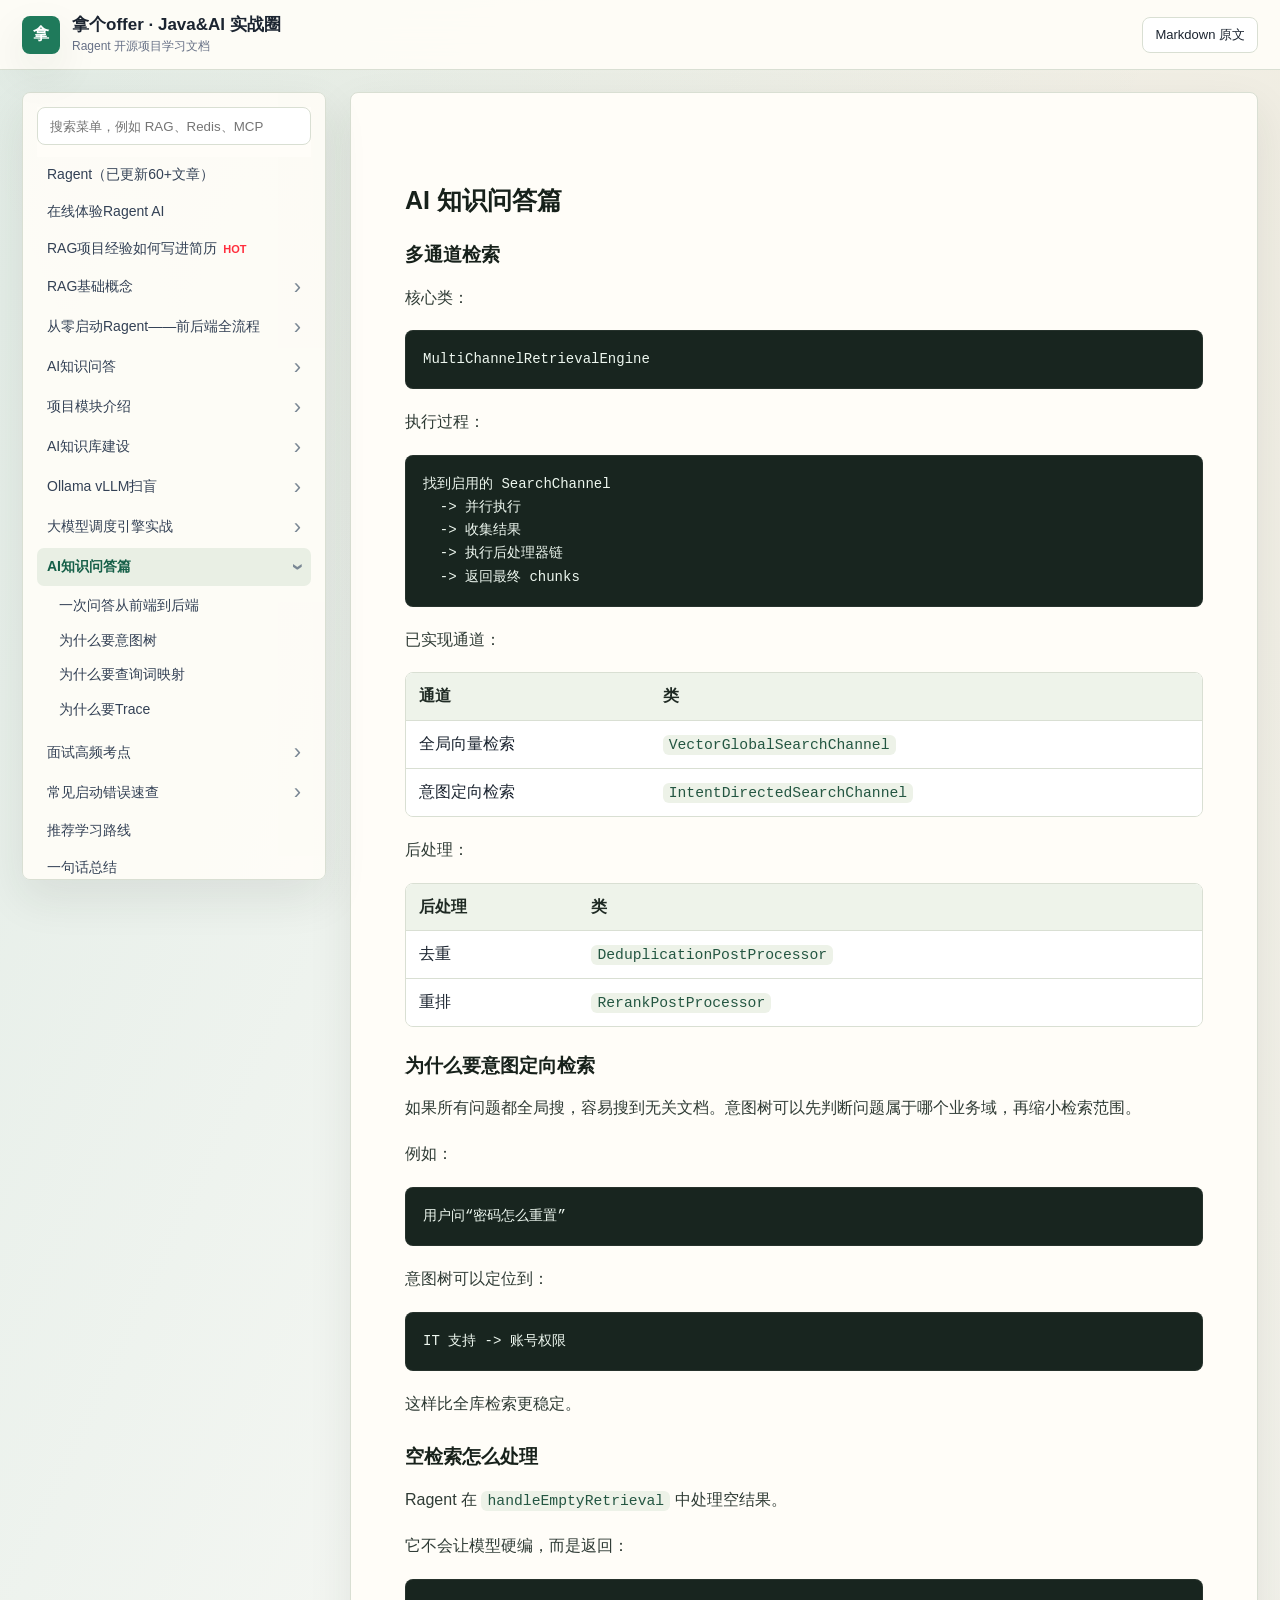
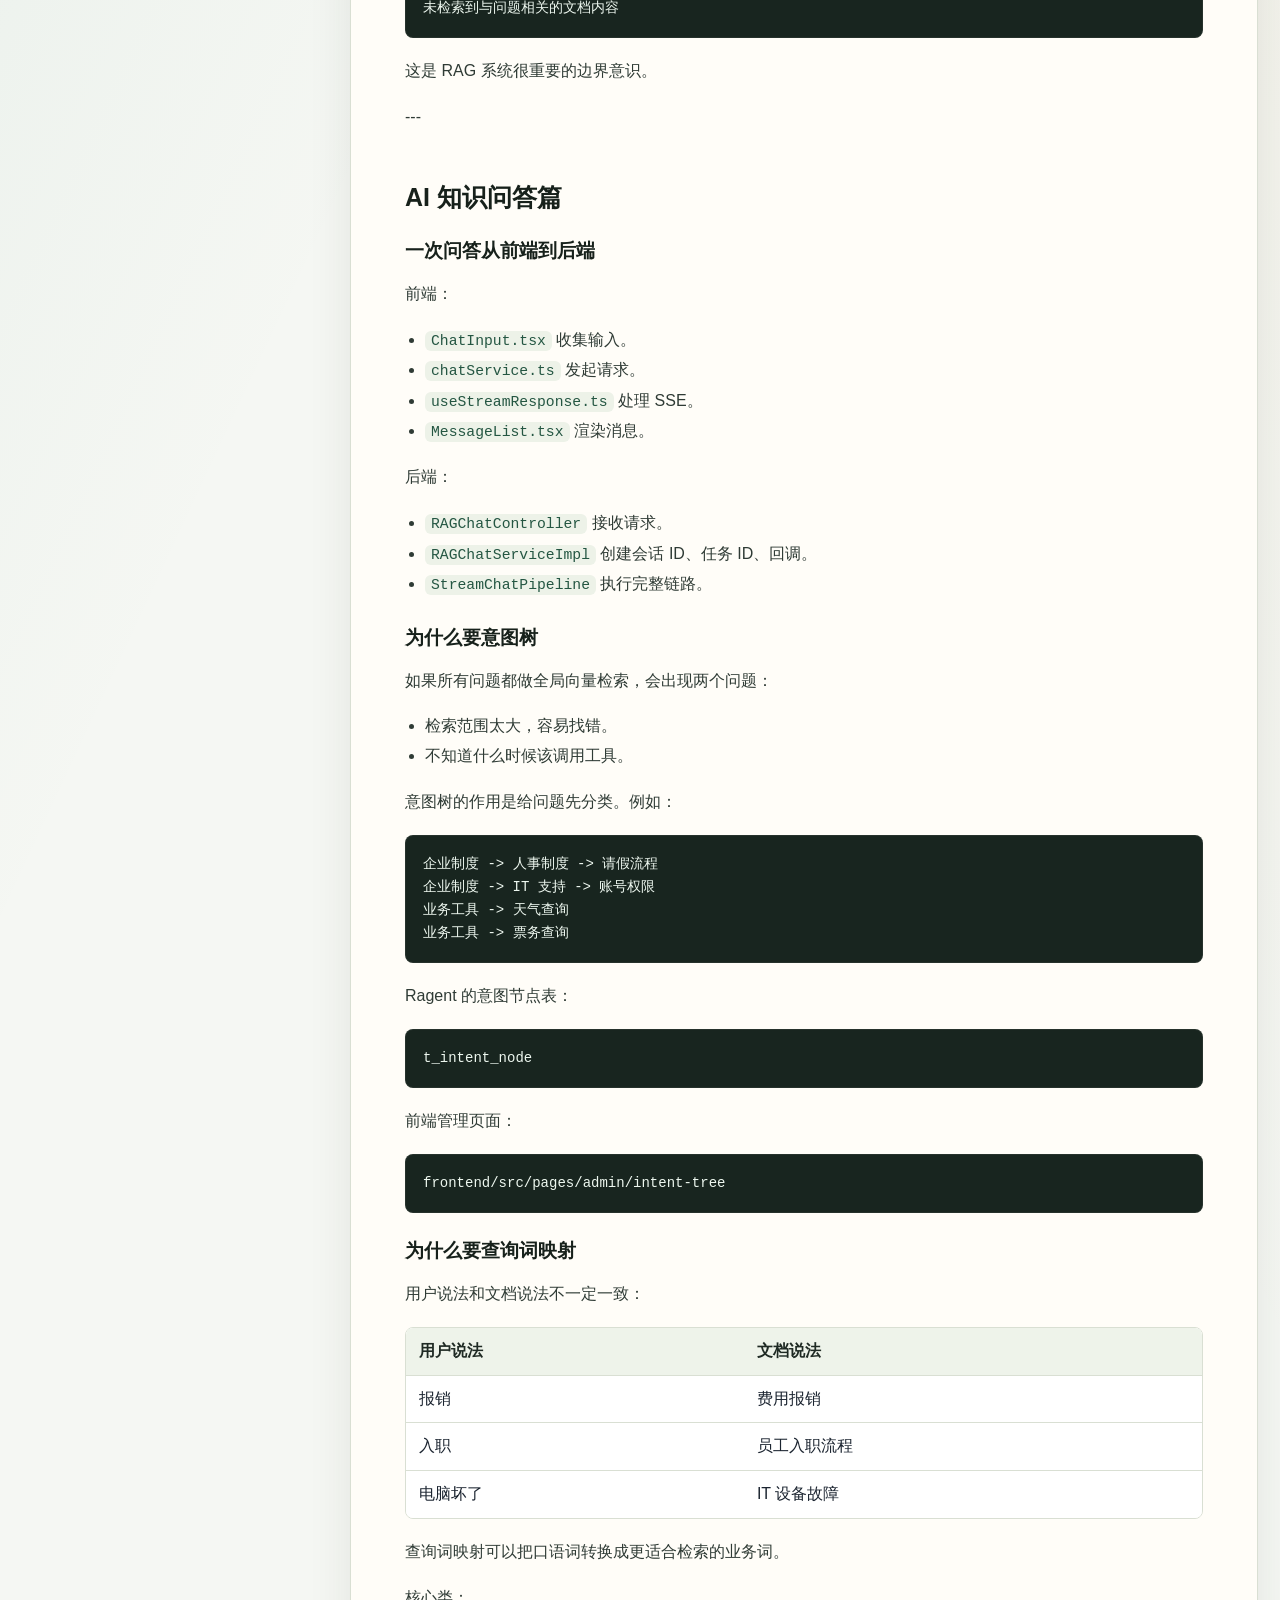
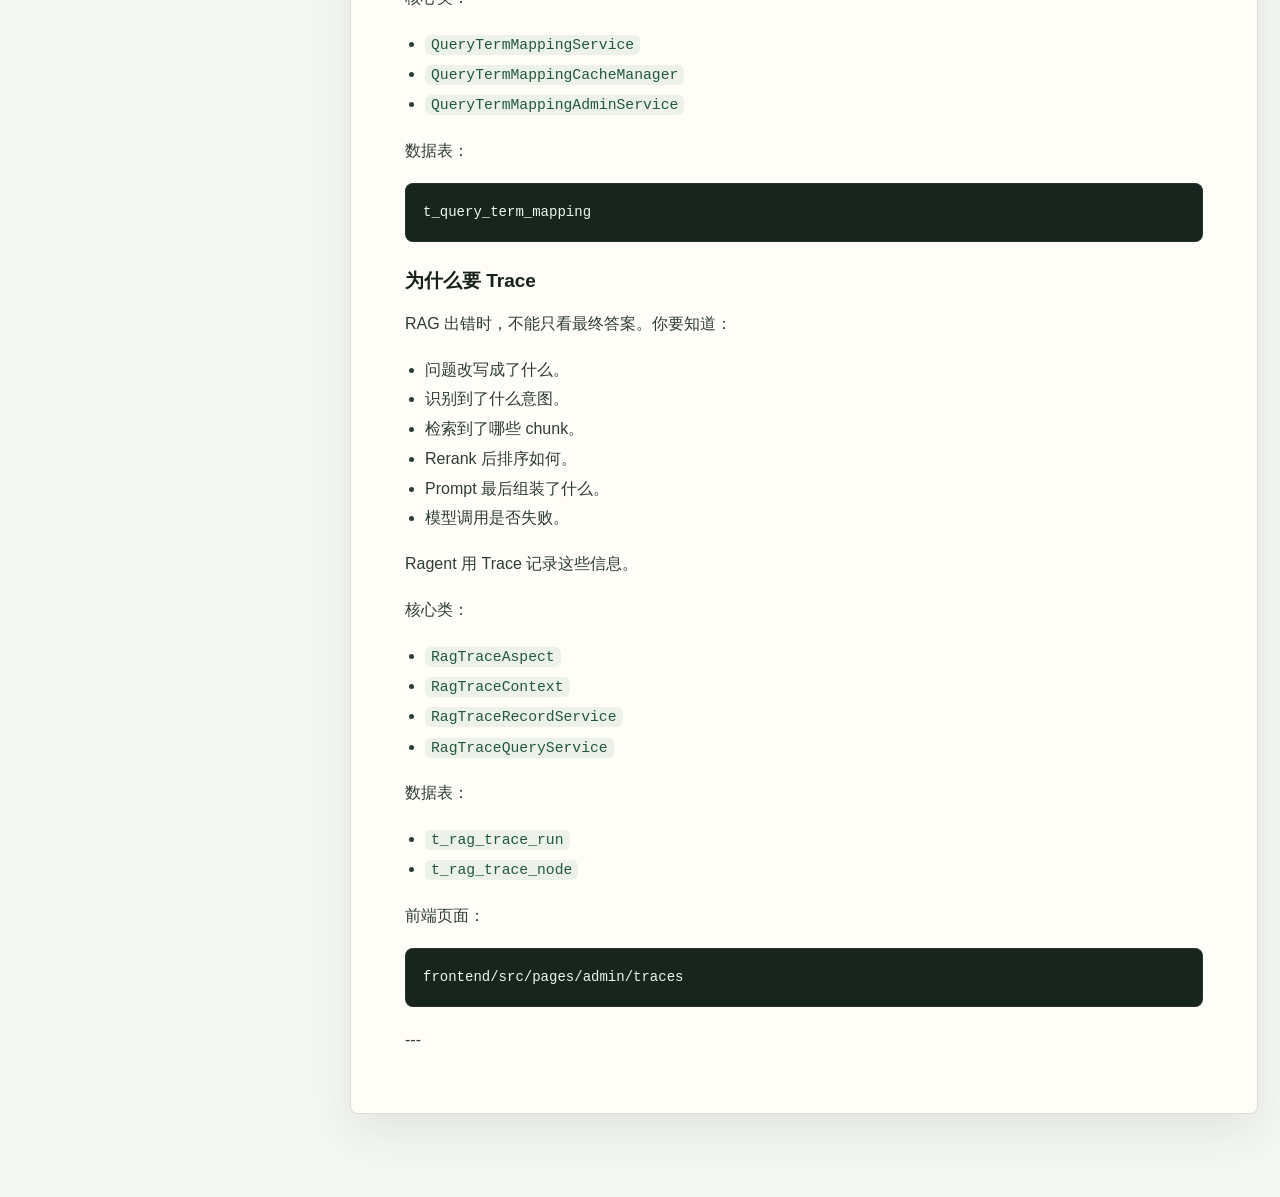
<file: ai-qa-advanced.html>
<!doctype html>
<html lang="zh-CN">
<head>
  <meta charset="UTF-8" />
  <meta name="viewport" content="width=device-width, initial-scale=1.0" />
  <title>AI 知识问答篇</title>
  <link rel="stylesheet" href="./styles.css" />
</head>
<body data-page="ai-qa-advanced">
  <div class="reading-progress" id="readingProgress"></div>
  <header class="topbar">
    <button class="icon-button only-mobile" id="menuToggle" aria-label="打开目录">☰</button>
    <div class="brand">
      <span class="brand-mark">拿</span>
      <div>
        <div class="brand-title">拿个offer · Java&AI 实战圈</div>
        <div class="brand-subtitle">Ragent 开源项目学习文档</div>
      </div>
    </div>
    <a class="source-link" href="../ragent/docs/ragent-open-study-guide.md">Markdown 原文</a>
  </header>
  <div class="layout">
    <aside class="sidebar" id="sidebar">
      <div class="search-box">
        <input id="searchInput" type="search" placeholder="搜索菜单，例如 RAG、Redis、MCP" />
      </div>
      <nav class="nav" id="nav">
        <a href="./index.html#a-ragent" class="menu-link depth-0" data-heading="Ragent（已更新60+文章）">Ragent（已更新60+文章）</a>
<a href="./online-demo.html#b-在线体验-ragent-ai" class="menu-link depth-0" data-heading="在线体验Ragent AI">在线体验Ragent AI</a>
<a href="./resume.html#c-rag-项目经验如何写进简历" class="menu-link depth-0" data-heading="RAG项目经验如何写进简历">RAG项目经验如何写进简历<span class="menu-badge">HOT</span></a>
<div class="menu-group depth-0">
        <button class="menu-toggle" type="button" data-target="d-rag-基础概念" data-page="rag-basics" data-heading="RAG基础概念">
          <span>RAG基础概念</span>
          <span class="chevron">›</span>
        </button>
        <div class="menu-children">
          <a href="./rag-basics.html#d1-什么是-rag-技术" class="menu-link depth-1" data-heading="什么是RAG技术?">什么是RAG技术?</a>
<div class="menu-group depth-1">
        <button class="menu-toggle" type="button" data-target="e-rag-基础概念---基础篇" data-page="rag-basics" data-heading="基础篇">
          <span>基础篇</span>
          <span class="chevron">›</span>
        </button>
        <div class="menu-children">
          <a href="./rag-basics.html#e1-什么是大模型" class="menu-link depth-2" data-heading="什么是大模型">什么是大模型</a>
<a href="./rag-basics.html#e2-ragent-中大模型承担哪些任务" class="menu-link depth-2" data-heading="如何调用大模型">如何调用大模型</a>
<a href="./rag-basics.html#e3-如何调用大模型" class="menu-link depth-2" data-heading="如何写好Prompt工程">如何写好Prompt工程</a>
        </div>
      </div>
<div class="menu-group depth-1">
        <button class="menu-toggle" type="button" data-target="f-rag-基础概念---数据篇" data-page="rag-basics" data-heading="数据篇">
          <span>数据篇</span>
          <span class="chevron">›</span>
        </button>
        <div class="menu-children">
          <a href="./rag-basics.html#f1-用-apache-tika-解析文档" class="menu-link depth-2" data-heading="为什么需要文档解析">为什么需要文档解析</a>
<a href="./rag-basics.html#f2-为什么需要-tika" class="menu-link depth-2" data-heading="文档解析都有哪些坑">文档解析都有哪些坑</a>
<a href="./rag-basics.html#f3-ragent-文档解析流程" class="menu-link depth-2" data-heading="Ragent中如何解析文档">Ragent中如何解析文档</a>
<a href="./rag-basics.html#f4-数据分块-chunk-策略与实践" class="menu-link depth-2" data-heading="数据分块是什么">数据分块是什么</a>
<a href="./rag-basics.html#85-文档分块" class="menu-link depth-2" data-heading="固定长度分块">固定长度分块</a>
<a href="./rag-basics.html#85-文档分块" class="menu-link depth-2" data-heading="结构感知分块">结构感知分块</a>
        </div>
      </div>
<div class="menu-group depth-1">
        <button class="menu-toggle" type="button" data-target="g-rag-基础概念---向量篇" data-page="rag-basics" data-heading="向量篇">
          <span>向量篇</span>
          <span class="chevron">›</span>
        </button>
        <div class="menu-children">
          <a href="./rag-basics.html#g1-从文本到向量理解-embedding" class="menu-link depth-2" data-heading="什么是Embedding">什么是Embedding</a>
<a href="./rag-basics.html#g2-为什么不用普通-sql-like" class="menu-link depth-2" data-heading="什么是向量数据库">什么是向量数据库</a>
<a href="./rag-basics.html#44-向量篇" class="menu-link depth-2" data-heading="pgvector向量存储">pgvector向量存储</a>
<a href="./rag-basics.html#44-向量篇" class="menu-link depth-2" data-heading="Milvus向量存储">Milvus向量存储</a>
<a href="./rag-basics.html#44-向量篇" class="menu-link depth-2" data-heading="HNSW索引与相似度">HNSW索引与相似度</a>
        </div>
      </div>
<div class="menu-group depth-1">
        <button class="menu-toggle" type="button" data-target="h-rag-基础概念---应用篇" data-page="rag-basics" data-heading="应用篇">
          <span>应用篇</span>
          <span class="chevron">›</span>
        </button>
        <div class="menu-children">
          <a href="./rag-basics.html#81-知识库对象" class="menu-link depth-2" data-heading="知识库管理">知识库管理</a>
<a href="./rag-basics.html#82-文档上传" class="menu-link depth-2" data-heading="文档管理">文档管理</a>
<a href="./rag-basics.html#112-为什么要意图树" class="menu-link depth-2" data-heading="意图树管理">意图树管理</a>
<a href="./rag-basics.html#114-为什么要-trace" class="menu-link depth-2" data-heading="Trace链路追踪">Trace链路追踪</a>
        </div>
      </div>
<div class="menu-group depth-1">
        <button class="menu-toggle" type="button" data-target="i-rag-基础概念---mcp-篇" data-page="rag-basics" data-heading="MCP篇">
          <span>MCP篇</span>
          <span class="chevron">›</span>
        </button>
        <div class="menu-children">
          <a href="./rag-basics.html#46-mcp-篇" class="menu-link depth-2" data-heading="MCP是什么">MCP是什么</a>
<a href="./rag-basics.html#o4-mcp-server" class="menu-link depth-2" data-heading="MCP Server">MCP Server</a>
<a href="./rag-basics.html#46-mcp-篇" class="menu-link depth-2" data-heading="tools/list与tools/call">tools/list与tools/call</a>
<a href="./rag-basics.html#46-mcp-篇" class="menu-link depth-2" data-heading="Ragent如何调用MCP">Ragent如何调用MCP</a>
        </div>
      </div>
<div class="menu-group depth-1">
        <button class="menu-toggle" type="button" data-target="j-rag-基础概念---对话增强篇" data-page="rag-basics" data-heading="对话增强篇">
          <span>对话增强篇</span>
          <span class="chevron">›</span>
        </button>
        <div class="menu-children">
          <a href="./rag-basics.html#61-会话记忆" class="menu-link depth-2" data-heading="会话记忆">会话记忆</a>
<a href="./rag-basics.html#62-问题改写" class="menu-link depth-2" data-heading="问题改写">问题改写</a>
<a href="./rag-basics.html#47-对话增强篇" class="menu-link depth-2" data-heading="多问题拆分">多问题拆分</a>
<a href="./rag-basics.html#47-对话增强篇" class="menu-link depth-2" data-heading="意图澄清">意图澄清</a>
        </div>
      </div>
<div class="menu-group depth-1">
        <button class="menu-toggle" type="button" data-target="48-数据传输协议" data-page="rag-basics" data-heading="数据传输协议">
          <span>数据传输协议</span>
          <span class="chevron">›</span>
        </button>
        <div class="menu-children">
          <a href="./rag-basics.html#48-数据传输协议" class="menu-link depth-2" data-heading="SSE协议与流式响应">SSE协议与流式响应</a>
<a href="./rag-basics.html#48-数据传输协议" class="menu-link depth-2" data-heading="SpringBoot SSE服务端实战">SpringBoot SSE服务端实战</a>
        </div>
      </div>
<div class="menu-group depth-1">
        <button class="menu-toggle" type="button" data-target="ragent-开源项目平替学习文档" data-page="rag-basics" data-heading="模型检索生成评估与优化">
          <span>模型检索生成评估与优化</span>
          <span class="chevron">›</span>
        </button>
        <div class="menu-children">
          <a href="./rag-basics.html#ragent-开源项目平替学习文档" class="menu-link depth-2" data-heading="检索效果怎么判断">检索效果怎么判断</a>
<a href="./rag-basics.html#ragent-开源项目平替学习文档" class="menu-link depth-2" data-heading="召回率与准确率">召回率与准确率</a>
<a href="./rag-basics.html#123-为什么要-rerank" class="menu-link depth-2" data-heading="Rerank优化">Rerank优化</a>
<a href="./rag-basics.html#114-为什么要-trace" class="menu-link depth-2" data-heading="Trace辅助调优">Trace辅助调优</a>
        </div>
      </div>
        </div>
      </div>
<div class="menu-group depth-0">
        <button class="menu-toggle" type="button" data-target="m-从零启动-ragent-前后端全流程" data-page="getting-started" data-heading="从零启动Ragent——前后端全流程">
          <span>从零启动Ragent——前后端全流程</span>
          <span class="chevron">›</span>
        </button>
        <div class="menu-children">
          <div class="menu-group depth-1">
        <button class="menu-toggle" type="button" data-target="m1-中间件初始化" data-page="getting-started" data-heading="中间件初始化">
          <span>中间件初始化</span>
          <span class="chevron">›</span>
        </button>
        <div class="menu-children">
          <a href="./getting-started.html#m2-本地开发环境搭建" class="menu-link depth-2" data-heading="本地开发环境搭建">本地开发环境搭建</a>
<a href="./getting-started.html#m3-docker-中间件部署" class="menu-link depth-2" data-heading="Docker中间件部署">Docker中间件部署</a>
<a href="./getting-started.html#m4-postgresql-数据库初始化" class="menu-link depth-2" data-heading="PostgreSQL数据库初始化">PostgreSQL数据库初始化</a>
        </div>
      </div>
        </div>
      </div>
<div class="menu-group depth-0">
        <button class="menu-toggle" type="button" data-target="n-ai-知识问答" data-page="ai-qa" data-heading="AI知识问答">
          <span>AI知识问答</span>
          <span class="chevron">›</span>
        </button>
        <div class="menu-children">
          <a href="./ai-qa.html#n1-用户提问后发生了什么" class="menu-link depth-1" data-heading="会话记忆">会话记忆</a>
<a href="./ai-qa.html#n2-streamchatpipeline-逐行理解" class="menu-link depth-1" data-heading="问题改写">问题改写</a>
<a href="./ai-qa.html#n3-问答链路中的关键设计" class="menu-link depth-1" data-heading="意图识别">意图识别</a>
<a href="./ai-qa.html#64-多通道检索" class="menu-link depth-1" data-heading="多通道检索">多通道检索</a>
<a href="./ai-qa.html#65-prompt-构建" class="menu-link depth-1" data-heading="Prompt构建">Prompt构建</a>
<a href="./ai-qa.html#66-流式输出" class="menu-link depth-1" data-heading="流式输出">流式输出</a>
        </div>
      </div>
<div class="menu-group depth-0">
        <button class="menu-toggle" type="button" data-target="o-项目模块介绍" data-page="modules" data-heading="项目模块介绍">
          <span>项目模块介绍</span>
          <span class="chevron">›</span>
        </button>
        <div class="menu-children">
          <a href="./modules.html#71-bootstrap" class="menu-link depth-1" data-heading="bootstrap业务入口">bootstrap业务入口</a>
<a href="./modules.html#72-framework" class="menu-link depth-1" data-heading="framework通用能力">framework通用能力</a>
<a href="./modules.html#73-infra-ai" class="menu-link depth-1" data-heading="infra-ai模型基础设施">infra-ai模型基础设施</a>
<a href="./modules.html#74-mcp-server" class="menu-link depth-1" data-heading="mcp-server工具服务">mcp-server工具服务</a>
<a href="./modules.html#75-frontend" class="menu-link depth-1" data-heading="frontend前端模块">frontend前端模块</a>
        </div>
      </div>
<div class="menu-group depth-0">
        <button class="menu-toggle" type="button" data-target="p-ai-知识库建设" data-page="knowledge-base" data-heading="AI知识库建设">
          <span>AI知识库建设</span>
          <span class="chevron">›</span>
        </button>
        <div class="menu-children">
          <a href="./knowledge-base.html#p1-知识库建设主流程" class="menu-link depth-1" data-heading="知识库对象">知识库对象</a>
<a href="./knowledge-base.html#p2-关键接口" class="menu-link depth-1" data-heading="文档上传">文档上传</a>
<a href="./knowledge-base.html#p3-普通分块模式" class="menu-link depth-1" data-heading="文件存储">文件存储</a>
<a href="./knowledge-base.html#p4-pipeline-模式" class="menu-link depth-1" data-heading="文档解析">文档解析</a>
<a href="./knowledge-base.html#85-文档分块" class="menu-link depth-1" data-heading="文档分块">文档分块</a>
<a href="./knowledge-base.html#86-向量化" class="menu-link depth-1" data-heading="向量化">向量化</a>
<a href="./knowledge-base.html#87-异步入库" class="menu-link depth-1" data-heading="异步入库">异步入库</a>
<a href="./knowledge-base.html#88-pipeline-入库" class="menu-link depth-1" data-heading="Pipeline入库">Pipeline入库</a>
        </div>
      </div>
<div class="menu-group depth-0">
        <button class="menu-toggle" type="button" data-target="q-ollama-vllm-扫盲" data-page="ollama-vllm" data-heading="Ollama vLLM扫盲">
          <span>Ollama vLLM扫盲</span>
          <span class="chevron">›</span>
        </button>
        <div class="menu-children">
          <a href="./ollama-vllm.html#q1-ollama" class="menu-link depth-1" data-heading="Ollama是什么">Ollama是什么</a>
<a href="./ollama-vllm.html#q2-vllm" class="menu-link depth-1" data-heading="vLLM是什么">vLLM是什么</a>
        </div>
      </div>
<div class="menu-group depth-0">
        <button class="menu-toggle" type="button" data-target="r-大模型调度引擎实战" data-page="model-scheduler" data-heading="大模型调度引擎实战">
          <span>大模型调度引擎实战</span>
          <span class="chevron">›</span>
        </button>
        <div class="menu-children">
          <a href="./model-scheduler.html#r1-为什么要模型调度" class="menu-link depth-1" data-heading="AI基础设施层宏观设计">AI基础设施层宏观设计</a>
<a href="./model-scheduler.html#r2-ragent-的模型调度类" class="menu-link depth-1" data-heading="多模型路由与智能选择">多模型路由与智能选择</a>
<a href="./model-scheduler.html#r3-执行逻辑" class="menu-link depth-1" data-heading="三态熔断器与故障转移">三态熔断器与故障转移</a>
<a href="./model-scheduler.html#r4-面试怎么讲" class="menu-link depth-1" data-heading="Chat同步调用与模板方法">Chat同步调用与模板方法</a>
<a href="./model-scheduler.html#ragent-开源项目平替学习文档" class="menu-link depth-1" data-heading="SSE流式解析与异步执行">SSE流式解析与异步执行</a>
<a href="./model-scheduler.html#ragent-开源项目平替学习文档" class="menu-link depth-1" data-heading="流式路由的首包探测机制">流式路由的首包探测机制</a>
<a href="./model-scheduler.html#ragent-开源项目平替学习文档" class="menu-link depth-1" data-heading="Embedding向量化客户端">Embedding向量化客户端</a>
<a href="./model-scheduler.html#ragent-开源项目平替学习文档" class="menu-link depth-1" data-heading="Rerank重排序与辅助工具">Rerank重排序与辅助工具</a>
        </div>
      </div>
<div class="menu-group depth-0">
        <button class="menu-toggle" type="button" data-target="s-ai-知识问答篇" data-page="ai-qa-advanced" data-heading="AI知识问答篇">
          <span>AI知识问答篇</span>
          <span class="chevron">›</span>
        </button>
        <div class="menu-children">
          <a href="#s1-多通道检索" class="menu-link depth-1" data-heading="一次问答从前端到后端">一次问答从前端到后端</a>
<a href="#s2-为什么要意图定向检索" class="menu-link depth-1" data-heading="为什么要意图树">为什么要意图树</a>
<a href="#s3-空检索怎么处理" class="menu-link depth-1" data-heading="为什么要查询词映射">为什么要查询词映射</a>
<a href="#114-为什么要-trace" class="menu-link depth-1" data-heading="为什么要Trace">为什么要Trace</a>
        </div>
      </div>
<div class="menu-group depth-0">
        <button class="menu-toggle" type="button" data-target="t-面试高频考点" data-page="interview" data-heading="面试高频考点">
          <span>面试高频考点</span>
          <span class="chevron">›</span>
        </button>
        <div class="menu-children">
          <a href="./interview.html#t1-rag-和微调区别" class="menu-link depth-1" data-heading="RAG和微调有什么区别">RAG和微调有什么区别</a>
<a href="./interview.html#t2-为什么要分块" class="menu-link depth-1" data-heading="为什么文档要分块">为什么文档要分块</a>
<a href="./interview.html#t3-为什么要-rerank" class="menu-link depth-1" data-heading="为什么要Rerank">为什么要Rerank</a>
<a href="./interview.html#t4-为什么要-rocketmq" class="menu-link depth-1" data-heading="为什么要多通道检索">为什么要多通道检索</a>
<a href="./interview.html#t5-为什么要-redis" class="menu-link depth-1" data-heading="为什么要MCP">为什么要MCP</a>
<a href="./interview.html#t6-为什么要-mcp" class="menu-link depth-1" data-heading="为什么要异步文档入库">为什么要异步文档入库</a>
<a href="./interview.html#t7-为什么要-trace" class="menu-link depth-1" data-heading="为什么要模型路由">为什么要模型路由</a>
<a href="./interview.html#t8-这个项目最值得讲的亮点" class="menu-link depth-1" data-heading="项目亮点怎么讲">项目亮点怎么讲</a>
        </div>
      </div>
<div class="menu-group depth-0">
        <button class="menu-toggle" type="button" data-target="13-常见启动错误速查" data-page="faq" data-heading="常见启动错误速查">
          <span>常见启动错误速查</span>
          <span class="chevron">›</span>
        </button>
        <div class="menu-children">
          <a href="./faq.html#131-docker-api-连接失败" class="menu-link depth-1" data-heading="Docker API 连接失败">Docker API 连接失败</a>
<a href="./faq.html#132-后端连不上-redis" class="menu-link depth-1" data-heading="后端连不上 Redis">后端连不上 Redis</a>
<a href="./faq.html#133-后端数据库密码错误" class="menu-link depth-1" data-heading="后端数据库密码错误">后端数据库密码错误</a>
<a href="./faq.html#134-rocketmq-dashboard-打不开" class="menu-link depth-1" data-heading="RocketMQ Dashboard 打不开">RocketMQ Dashboard 打不开</a>
<a href="./faq.html#135-前端-5173-端口冲突" class="menu-link depth-1" data-heading="前端 5173 端口冲突">前端 5173 端口冲突</a>
        </div>
      </div>
<a href="./study-path.html#14-推荐学习路线" class="menu-link depth-0" data-heading="推荐学习路线">推荐学习路线</a>
<a href="./summary.html#15-一句话总结" class="menu-link depth-0" data-heading="一句话总结">一句话总结</a>
<div class="menu-muted depth-0">内容正在持续更新中...</div>
      </nav>
    </aside>
    <main class="content">
      <article class="doc" id="doc">
        <h2 id="s-ai-知识问答篇">AI 知识问答篇<a class="heading-anchor" href="#s-ai-知识问答篇" aria-label="Link to AI 知识问答篇">#</a></h2>

<h3 id="s1-多通道检索">多通道检索<a class="heading-anchor" href="#s1-多通道检索" aria-label="Link to 多通道检索">#</a></h3>
<p>核心类：</p>
<pre><code class="language-text">MultiChannelRetrievalEngine</code></pre>
<p>执行过程：</p>
<pre><code class="language-text">找到启用的 SearchChannel
  -&gt; 并行执行
  -&gt; 收集结果
  -&gt; 执行后处理器链
  -&gt; 返回最终 chunks</code></pre>
<p>已实现通道：</p>
<div class="table-wrap"><table>
<thead><tr>
<th>通道</th>
<th>类</th>
</tr></thead>
<tbody>
<tr>
<td>全局向量检索</td>
<td><code>VectorGlobalSearchChannel</code></td>
</tr>
<tr>
<td>意图定向检索</td>
<td><code>IntentDirectedSearchChannel</code></td>
</tr>
</tbody>
</table></div>
<p>后处理：</p>
<div class="table-wrap"><table>
<thead><tr>
<th>后处理</th>
<th>类</th>
</tr></thead>
<tbody>
<tr>
<td>去重</td>
<td><code>DeduplicationPostProcessor</code></td>
</tr>
<tr>
<td>重排</td>
<td><code>RerankPostProcessor</code></td>
</tr>
</tbody>
</table></div>

<h3 id="s2-为什么要意图定向检索">为什么要意图定向检索<a class="heading-anchor" href="#s2-为什么要意图定向检索" aria-label="Link to 为什么要意图定向检索">#</a></h3>
<p>如果所有问题都全局搜，容易搜到无关文档。意图树可以先判断问题属于哪个业务域，再缩小检索范围。</p>
<p>例如：</p>
<pre><code class="language-text">用户问“密码怎么重置”</code></pre>
<p>意图树可以定位到：</p>
<pre><code class="language-text">IT 支持 -&gt; 账号权限</code></pre>
<p>这样比全库检索更稳定。</p>

<h3 id="s3-空检索怎么处理">空检索怎么处理<a class="heading-anchor" href="#s3-空检索怎么处理" aria-label="Link to 空检索怎么处理">#</a></h3>
<p>Ragent 在 <code>handleEmptyRetrieval</code> 中处理空结果。</p>
<p>它不会让模型硬编，而是返回：</p>
<pre><code class="language-text">未检索到与问题相关的文档内容</code></pre>
<p>这是 RAG 系统很重要的边界意识。</p>
<p>---</p>

<h2 id="11-ai-知识问答篇">AI 知识问答篇<a class="heading-anchor" href="#11-ai-知识问答篇" aria-label="Link to AI 知识问答篇">#</a></h2>

<h3 id="111-一次问答从前端到后端">一次问答从前端到后端<a class="heading-anchor" href="#111-一次问答从前端到后端" aria-label="Link to 一次问答从前端到后端">#</a></h3>
<p>前端：</p>
<ul>
<li><code>ChatInput.tsx</code> 收集输入。</li>
<li><code>chatService.ts</code> 发起请求。</li>
<li><code>useStreamResponse.ts</code> 处理 SSE。</li>
<li><code>MessageList.tsx</code> 渲染消息。</li>
</ul>
<p>后端：</p>
<ul>
<li><code>RAGChatController</code> 接收请求。</li>
<li><code>RAGChatServiceImpl</code> 创建会话 ID、任务 ID、回调。</li>
<li><code>StreamChatPipeline</code> 执行完整链路。</li>
</ul>

<h3 id="112-为什么要意图树">为什么要意图树<a class="heading-anchor" href="#112-为什么要意图树" aria-label="Link to 为什么要意图树">#</a></h3>
<p>如果所有问题都做全局向量检索，会出现两个问题：</p>
<ul>
<li>检索范围太大，容易找错。</li>
<li>不知道什么时候该调用工具。</li>
</ul>
<p>意图树的作用是给问题先分类。例如：</p>
<pre><code class="language-text">企业制度 -&gt; 人事制度 -&gt; 请假流程
企业制度 -&gt; IT 支持 -&gt; 账号权限
业务工具 -&gt; 天气查询
业务工具 -&gt; 票务查询</code></pre>
<p>Ragent 的意图节点表：</p>
<pre><code class="language-text">t_intent_node</code></pre>
<p>前端管理页面：</p>
<pre><code class="language-text">frontend/src/pages/admin/intent-tree</code></pre>

<h3 id="113-为什么要查询词映射">为什么要查询词映射<a class="heading-anchor" href="#113-为什么要查询词映射" aria-label="Link to 为什么要查询词映射">#</a></h3>
<p>用户说法和文档说法不一定一致：</p>
<div class="table-wrap"><table>
<thead><tr>
<th>用户说法</th>
<th>文档说法</th>
</tr></thead>
<tbody>
<tr>
<td>报销</td>
<td>费用报销</td>
</tr>
<tr>
<td>入职</td>
<td>员工入职流程</td>
</tr>
<tr>
<td>电脑坏了</td>
<td>IT 设备故障</td>
</tr>
</tbody>
</table></div>
<p>查询词映射可以把口语词转换成更适合检索的业务词。</p>
<p>核心类：</p>
<ul>
<li><code>QueryTermMappingService</code></li>
<li><code>QueryTermMappingCacheManager</code></li>
<li><code>QueryTermMappingAdminService</code></li>
</ul>
<p>数据表：</p>
<pre><code class="language-text">t_query_term_mapping</code></pre>

<h3 id="114-为什么要-trace">为什么要 Trace<a class="heading-anchor" href="#114-为什么要-trace" aria-label="Link to 为什么要 Trace">#</a></h3>
<p>RAG 出错时，不能只看最终答案。你要知道：</p>
<ul>
<li>问题改写成了什么。</li>
<li>识别到了什么意图。</li>
<li>检索到了哪些 chunk。</li>
<li>Rerank 后排序如何。</li>
<li>Prompt 最后组装了什么。</li>
<li>模型调用是否失败。</li>
</ul>
<p>Ragent 用 Trace 记录这些信息。</p>
<p>核心类：</p>
<ul>
<li><code>RagTraceAspect</code></li>
<li><code>RagTraceContext</code></li>
<li><code>RagTraceRecordService</code></li>
<li><code>RagTraceQueryService</code></li>
</ul>
<p>数据表：</p>
<ul>
<li><code>t_rag_trace_run</code></li>
<li><code>t_rag_trace_node</code></li>
</ul>
<p>前端页面：</p>
<pre><code class="language-text">frontend/src/pages/admin/traces</code></pre>
<p>---</p>

      </article>
    </main>
  </div>
  <button class="back-top" id="backTop" aria-label="回到顶部">↑</button>
  <script src="./site.js"></script>
</body>
</html>
</file>
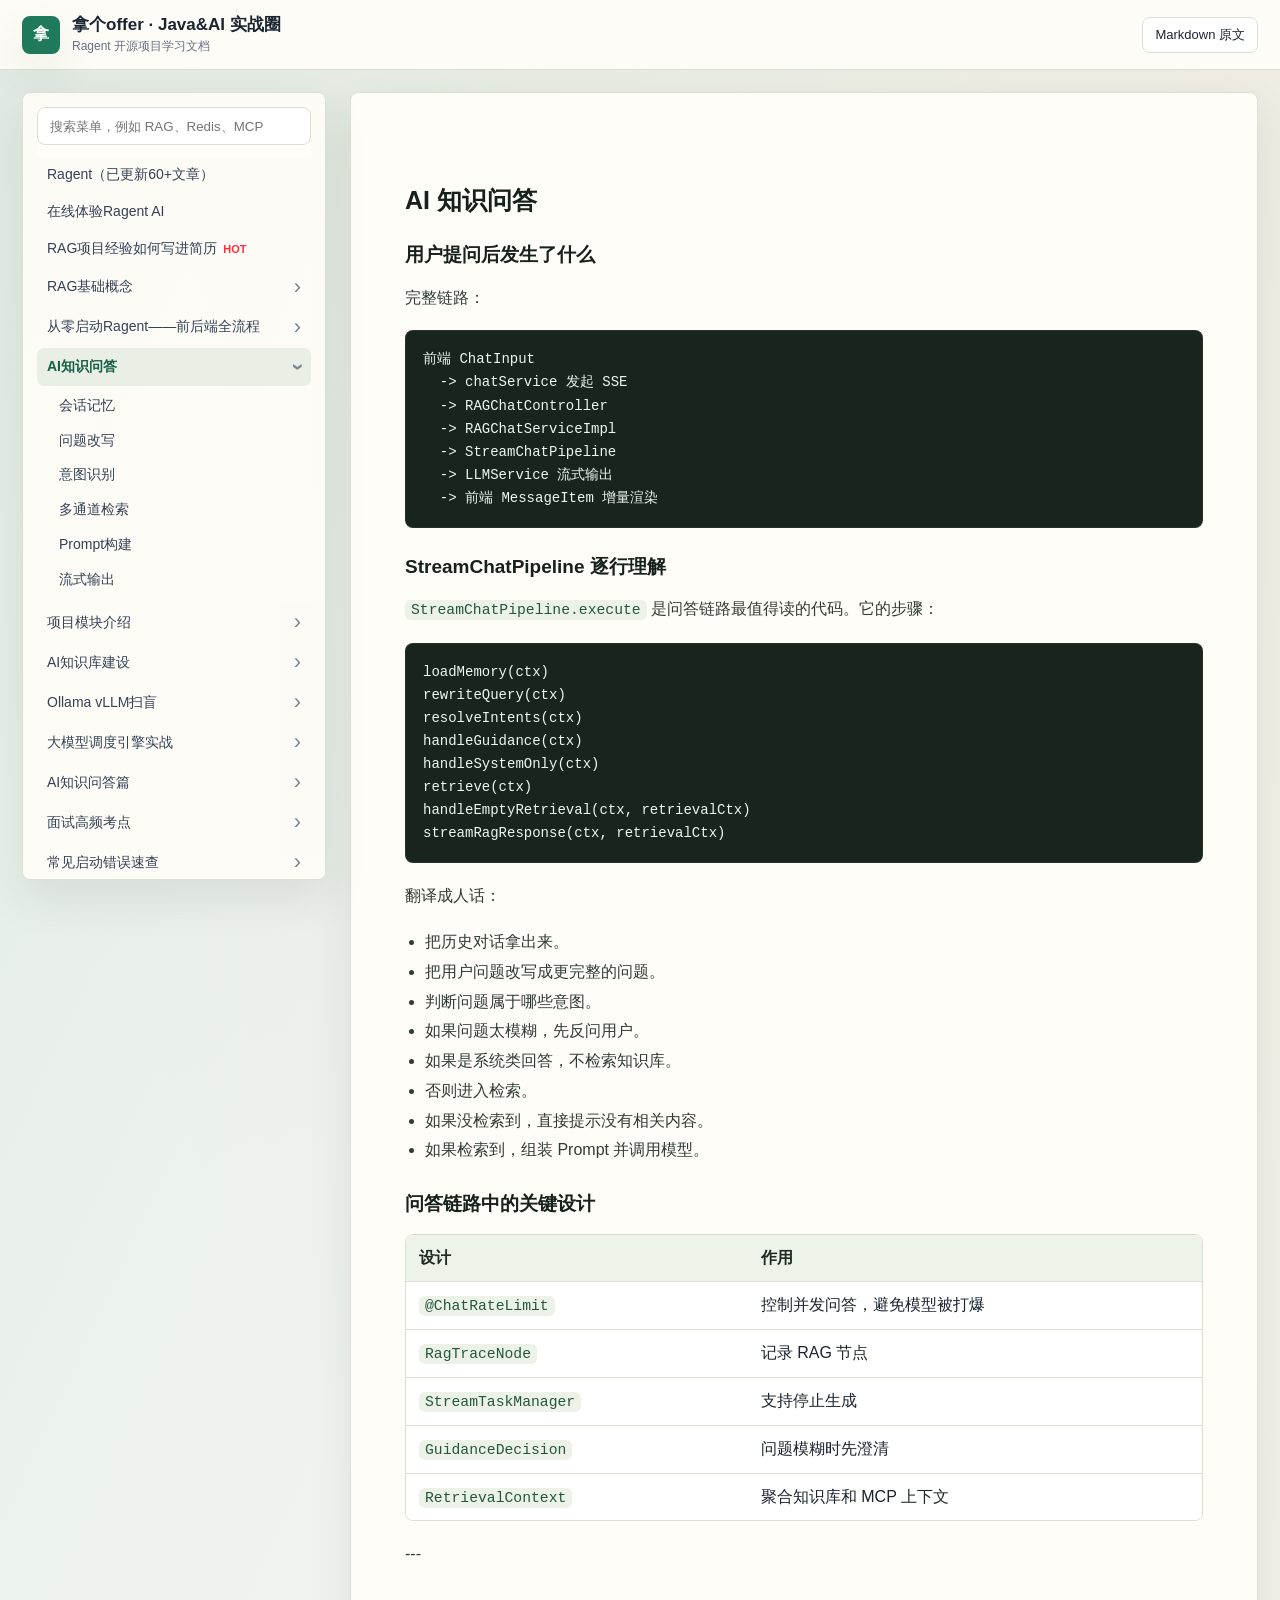
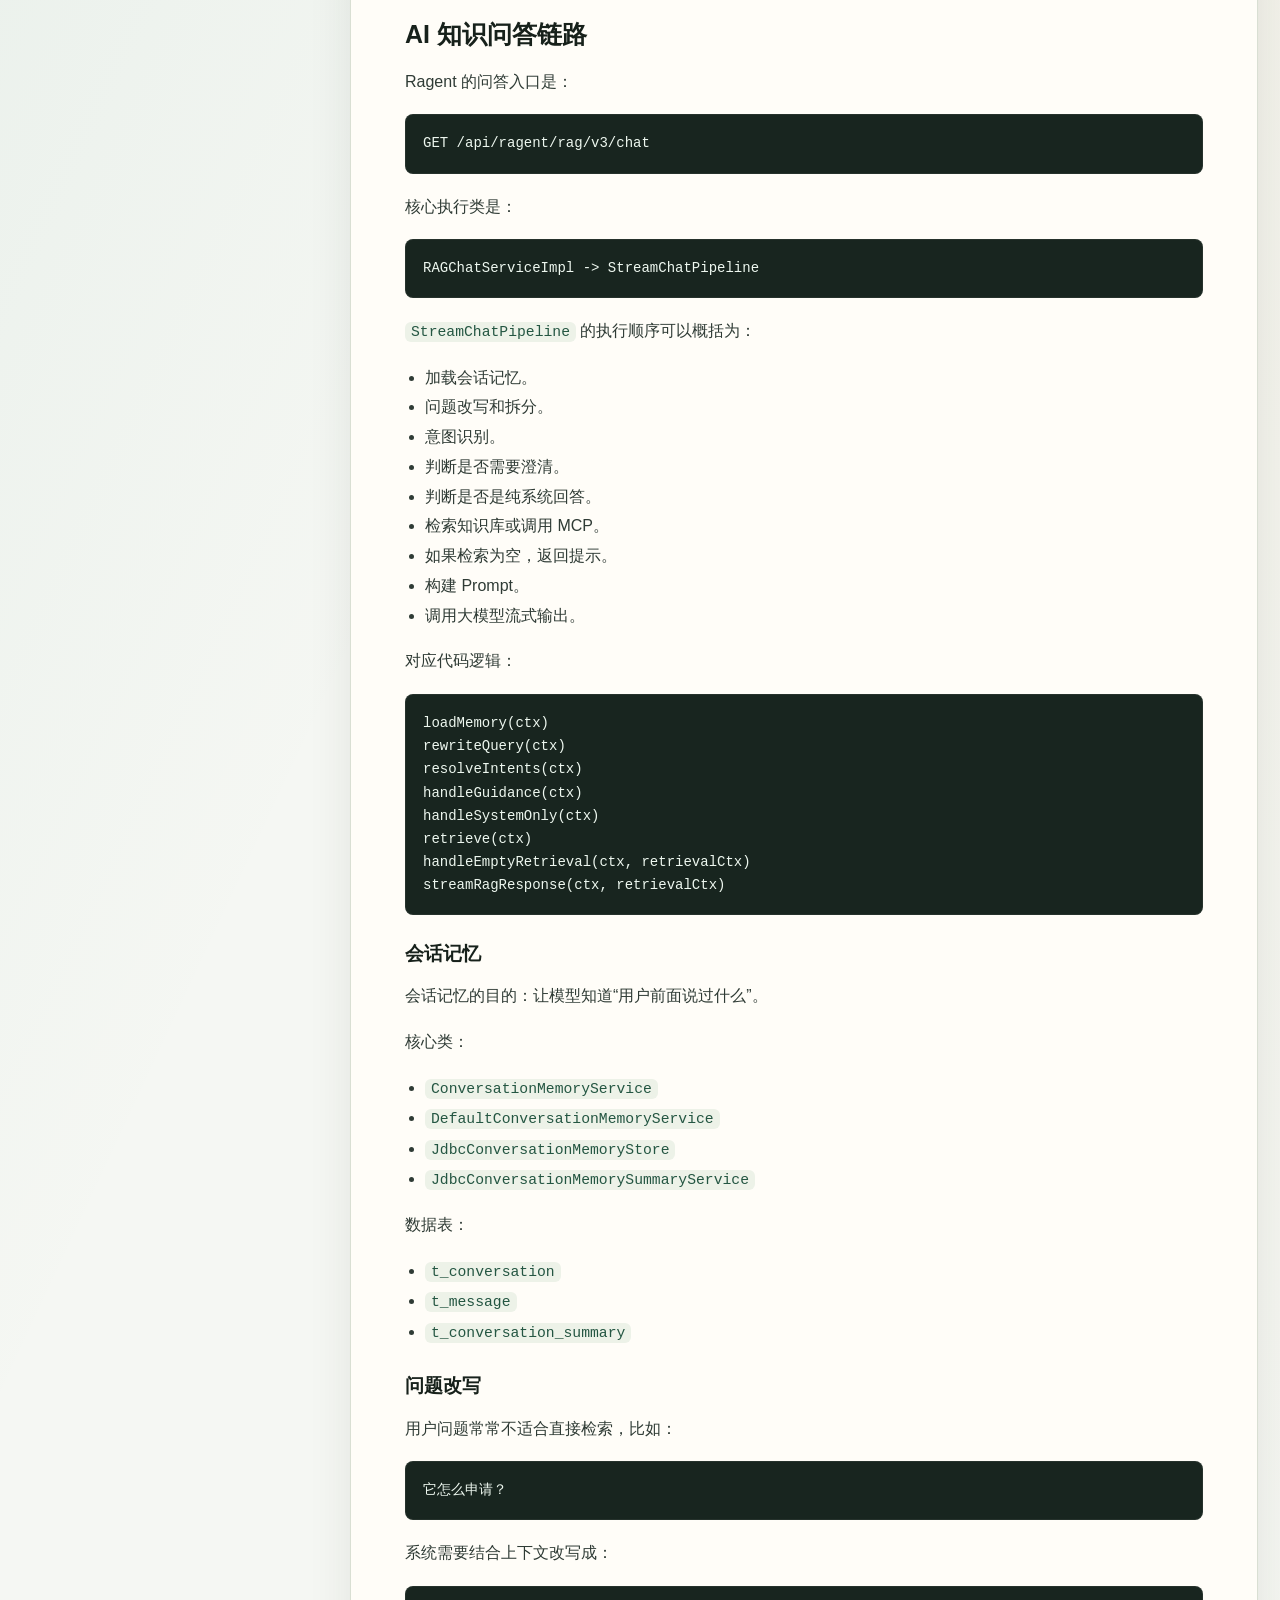
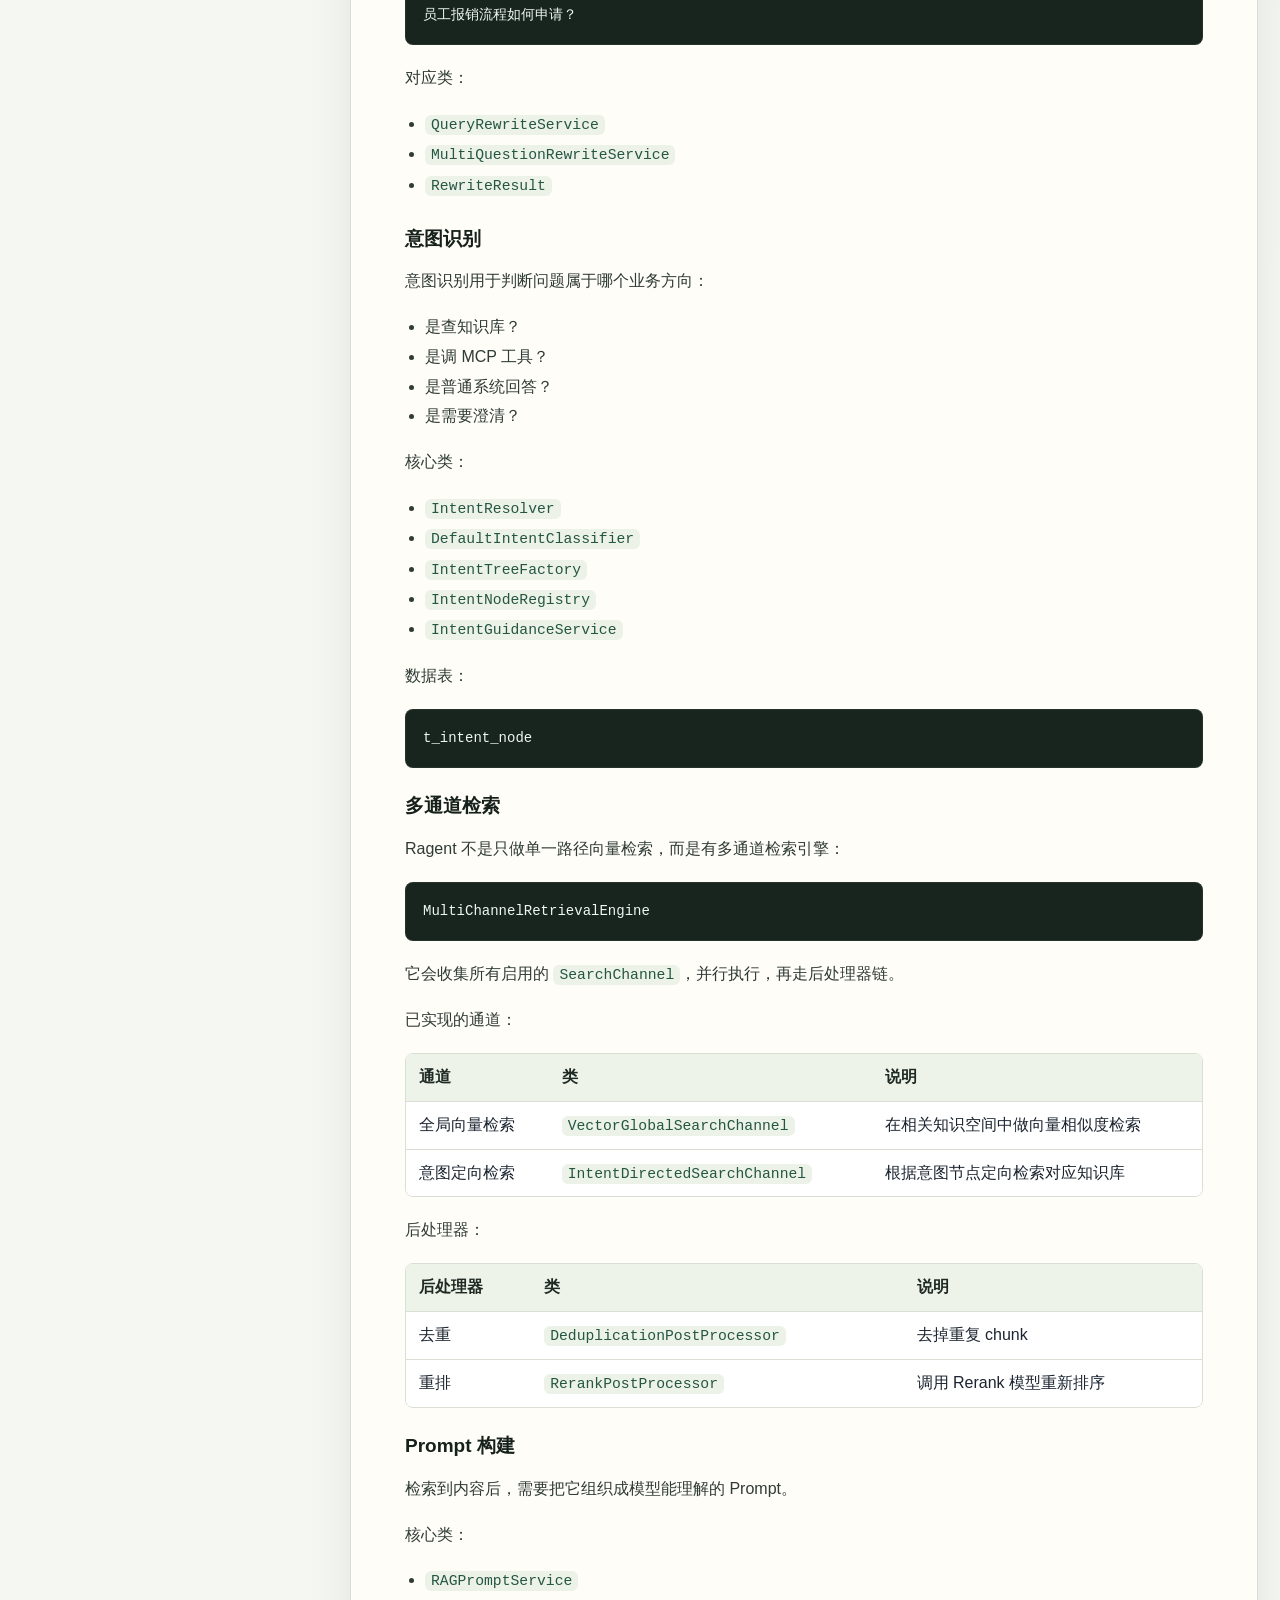
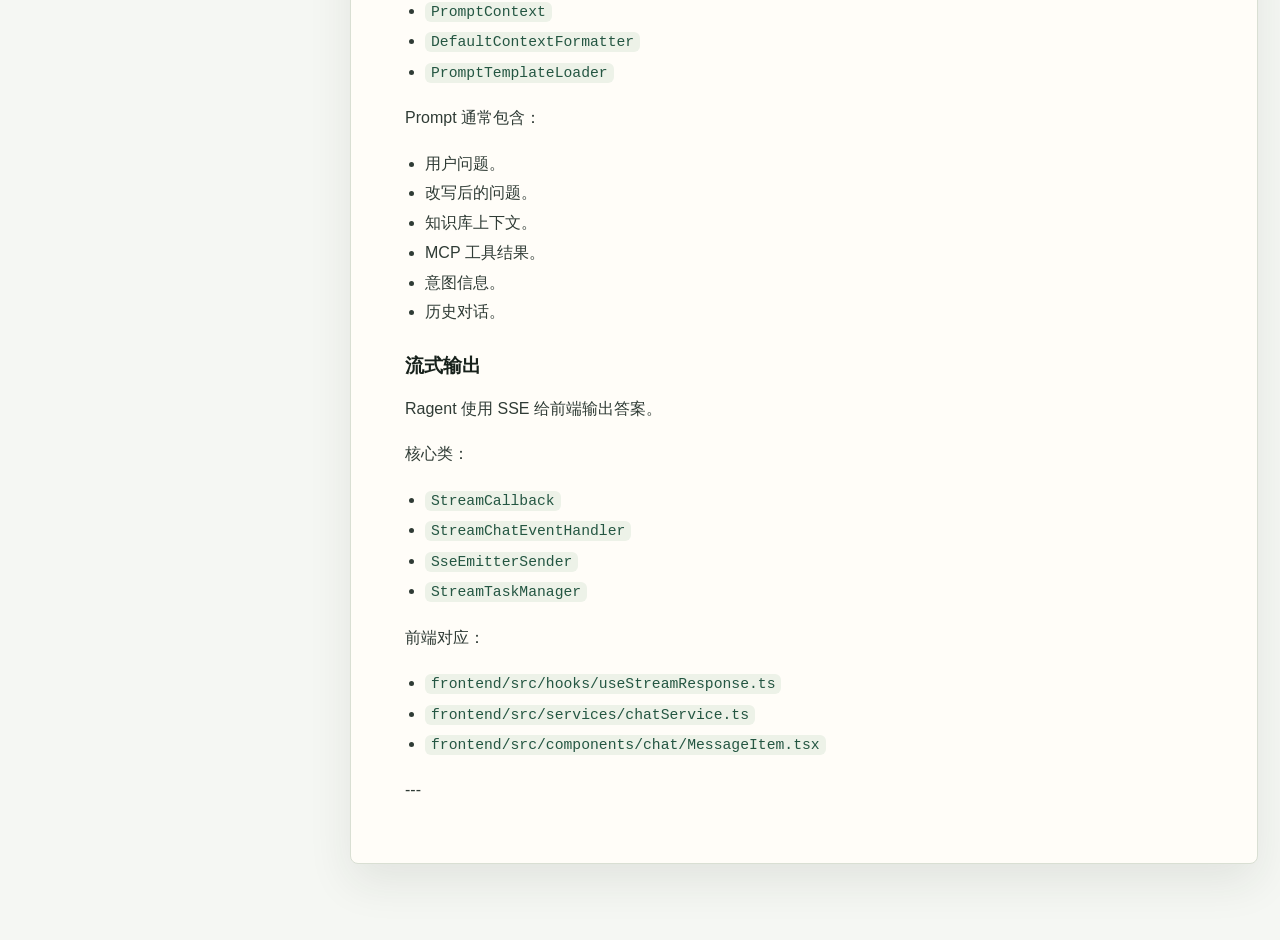
<file: ai-qa.html>
<!doctype html>
<html lang="zh-CN">
<head>
  <meta charset="UTF-8" />
  <meta name="viewport" content="width=device-width, initial-scale=1.0" />
  <title>AI 知识问答</title>
  <link rel="stylesheet" href="./styles.css" />
</head>
<body data-page="ai-qa">
  <div class="reading-progress" id="readingProgress"></div>
  <header class="topbar">
    <button class="icon-button only-mobile" id="menuToggle" aria-label="打开目录">☰</button>
    <div class="brand">
      <span class="brand-mark">拿</span>
      <div>
        <div class="brand-title">拿个offer · Java&AI 实战圈</div>
        <div class="brand-subtitle">Ragent 开源项目学习文档</div>
      </div>
    </div>
    <a class="source-link" href="../ragent/docs/ragent-open-study-guide.md">Markdown 原文</a>
  </header>
  <div class="layout">
    <aside class="sidebar" id="sidebar">
      <div class="search-box">
        <input id="searchInput" type="search" placeholder="搜索菜单，例如 RAG、Redis、MCP" />
      </div>
      <nav class="nav" id="nav">
        <a href="./index.html#a-ragent" class="menu-link depth-0" data-heading="Ragent（已更新60+文章）">Ragent（已更新60+文章）</a>
<a href="./online-demo.html#b-在线体验-ragent-ai" class="menu-link depth-0" data-heading="在线体验Ragent AI">在线体验Ragent AI</a>
<a href="./resume.html#c-rag-项目经验如何写进简历" class="menu-link depth-0" data-heading="RAG项目经验如何写进简历">RAG项目经验如何写进简历<span class="menu-badge">HOT</span></a>
<div class="menu-group depth-0">
        <button class="menu-toggle" type="button" data-target="d-rag-基础概念" data-page="rag-basics" data-heading="RAG基础概念">
          <span>RAG基础概念</span>
          <span class="chevron">›</span>
        </button>
        <div class="menu-children">
          <a href="./rag-basics.html#d1-什么是-rag-技术" class="menu-link depth-1" data-heading="什么是RAG技术?">什么是RAG技术?</a>
<div class="menu-group depth-1">
        <button class="menu-toggle" type="button" data-target="e-rag-基础概念---基础篇" data-page="rag-basics" data-heading="基础篇">
          <span>基础篇</span>
          <span class="chevron">›</span>
        </button>
        <div class="menu-children">
          <a href="./rag-basics.html#e1-什么是大模型" class="menu-link depth-2" data-heading="什么是大模型">什么是大模型</a>
<a href="./rag-basics.html#e2-ragent-中大模型承担哪些任务" class="menu-link depth-2" data-heading="如何调用大模型">如何调用大模型</a>
<a href="./rag-basics.html#e3-如何调用大模型" class="menu-link depth-2" data-heading="如何写好Prompt工程">如何写好Prompt工程</a>
        </div>
      </div>
<div class="menu-group depth-1">
        <button class="menu-toggle" type="button" data-target="f-rag-基础概念---数据篇" data-page="rag-basics" data-heading="数据篇">
          <span>数据篇</span>
          <span class="chevron">›</span>
        </button>
        <div class="menu-children">
          <a href="./rag-basics.html#f1-用-apache-tika-解析文档" class="menu-link depth-2" data-heading="为什么需要文档解析">为什么需要文档解析</a>
<a href="./rag-basics.html#f2-为什么需要-tika" class="menu-link depth-2" data-heading="文档解析都有哪些坑">文档解析都有哪些坑</a>
<a href="./rag-basics.html#f3-ragent-文档解析流程" class="menu-link depth-2" data-heading="Ragent中如何解析文档">Ragent中如何解析文档</a>
<a href="./rag-basics.html#f4-数据分块-chunk-策略与实践" class="menu-link depth-2" data-heading="数据分块是什么">数据分块是什么</a>
<a href="./rag-basics.html#85-文档分块" class="menu-link depth-2" data-heading="固定长度分块">固定长度分块</a>
<a href="./rag-basics.html#85-文档分块" class="menu-link depth-2" data-heading="结构感知分块">结构感知分块</a>
        </div>
      </div>
<div class="menu-group depth-1">
        <button class="menu-toggle" type="button" data-target="g-rag-基础概念---向量篇" data-page="rag-basics" data-heading="向量篇">
          <span>向量篇</span>
          <span class="chevron">›</span>
        </button>
        <div class="menu-children">
          <a href="./rag-basics.html#g1-从文本到向量理解-embedding" class="menu-link depth-2" data-heading="什么是Embedding">什么是Embedding</a>
<a href="./rag-basics.html#g2-为什么不用普通-sql-like" class="menu-link depth-2" data-heading="什么是向量数据库">什么是向量数据库</a>
<a href="./rag-basics.html#44-向量篇" class="menu-link depth-2" data-heading="pgvector向量存储">pgvector向量存储</a>
<a href="./rag-basics.html#44-向量篇" class="menu-link depth-2" data-heading="Milvus向量存储">Milvus向量存储</a>
<a href="./rag-basics.html#44-向量篇" class="menu-link depth-2" data-heading="HNSW索引与相似度">HNSW索引与相似度</a>
        </div>
      </div>
<div class="menu-group depth-1">
        <button class="menu-toggle" type="button" data-target="h-rag-基础概念---应用篇" data-page="rag-basics" data-heading="应用篇">
          <span>应用篇</span>
          <span class="chevron">›</span>
        </button>
        <div class="menu-children">
          <a href="./rag-basics.html#81-知识库对象" class="menu-link depth-2" data-heading="知识库管理">知识库管理</a>
<a href="./rag-basics.html#82-文档上传" class="menu-link depth-2" data-heading="文档管理">文档管理</a>
<a href="./rag-basics.html#112-为什么要意图树" class="menu-link depth-2" data-heading="意图树管理">意图树管理</a>
<a href="./rag-basics.html#114-为什么要-trace" class="menu-link depth-2" data-heading="Trace链路追踪">Trace链路追踪</a>
        </div>
      </div>
<div class="menu-group depth-1">
        <button class="menu-toggle" type="button" data-target="i-rag-基础概念---mcp-篇" data-page="rag-basics" data-heading="MCP篇">
          <span>MCP篇</span>
          <span class="chevron">›</span>
        </button>
        <div class="menu-children">
          <a href="./rag-basics.html#46-mcp-篇" class="menu-link depth-2" data-heading="MCP是什么">MCP是什么</a>
<a href="./rag-basics.html#o4-mcp-server" class="menu-link depth-2" data-heading="MCP Server">MCP Server</a>
<a href="./rag-basics.html#46-mcp-篇" class="menu-link depth-2" data-heading="tools/list与tools/call">tools/list与tools/call</a>
<a href="./rag-basics.html#46-mcp-篇" class="menu-link depth-2" data-heading="Ragent如何调用MCP">Ragent如何调用MCP</a>
        </div>
      </div>
<div class="menu-group depth-1">
        <button class="menu-toggle" type="button" data-target="j-rag-基础概念---对话增强篇" data-page="rag-basics" data-heading="对话增强篇">
          <span>对话增强篇</span>
          <span class="chevron">›</span>
        </button>
        <div class="menu-children">
          <a href="./rag-basics.html#61-会话记忆" class="menu-link depth-2" data-heading="会话记忆">会话记忆</a>
<a href="./rag-basics.html#62-问题改写" class="menu-link depth-2" data-heading="问题改写">问题改写</a>
<a href="./rag-basics.html#47-对话增强篇" class="menu-link depth-2" data-heading="多问题拆分">多问题拆分</a>
<a href="./rag-basics.html#47-对话增强篇" class="menu-link depth-2" data-heading="意图澄清">意图澄清</a>
        </div>
      </div>
<div class="menu-group depth-1">
        <button class="menu-toggle" type="button" data-target="48-数据传输协议" data-page="rag-basics" data-heading="数据传输协议">
          <span>数据传输协议</span>
          <span class="chevron">›</span>
        </button>
        <div class="menu-children">
          <a href="./rag-basics.html#48-数据传输协议" class="menu-link depth-2" data-heading="SSE协议与流式响应">SSE协议与流式响应</a>
<a href="./rag-basics.html#48-数据传输协议" class="menu-link depth-2" data-heading="SpringBoot SSE服务端实战">SpringBoot SSE服务端实战</a>
        </div>
      </div>
<div class="menu-group depth-1">
        <button class="menu-toggle" type="button" data-target="ragent-开源项目平替学习文档" data-page="rag-basics" data-heading="模型检索生成评估与优化">
          <span>模型检索生成评估与优化</span>
          <span class="chevron">›</span>
        </button>
        <div class="menu-children">
          <a href="./rag-basics.html#ragent-开源项目平替学习文档" class="menu-link depth-2" data-heading="检索效果怎么判断">检索效果怎么判断</a>
<a href="./rag-basics.html#ragent-开源项目平替学习文档" class="menu-link depth-2" data-heading="召回率与准确率">召回率与准确率</a>
<a href="./rag-basics.html#123-为什么要-rerank" class="menu-link depth-2" data-heading="Rerank优化">Rerank优化</a>
<a href="./rag-basics.html#114-为什么要-trace" class="menu-link depth-2" data-heading="Trace辅助调优">Trace辅助调优</a>
        </div>
      </div>
        </div>
      </div>
<div class="menu-group depth-0">
        <button class="menu-toggle" type="button" data-target="m-从零启动-ragent-前后端全流程" data-page="getting-started" data-heading="从零启动Ragent——前后端全流程">
          <span>从零启动Ragent——前后端全流程</span>
          <span class="chevron">›</span>
        </button>
        <div class="menu-children">
          <div class="menu-group depth-1">
        <button class="menu-toggle" type="button" data-target="m1-中间件初始化" data-page="getting-started" data-heading="中间件初始化">
          <span>中间件初始化</span>
          <span class="chevron">›</span>
        </button>
        <div class="menu-children">
          <a href="./getting-started.html#m2-本地开发环境搭建" class="menu-link depth-2" data-heading="本地开发环境搭建">本地开发环境搭建</a>
<a href="./getting-started.html#m3-docker-中间件部署" class="menu-link depth-2" data-heading="Docker中间件部署">Docker中间件部署</a>
<a href="./getting-started.html#m4-postgresql-数据库初始化" class="menu-link depth-2" data-heading="PostgreSQL数据库初始化">PostgreSQL数据库初始化</a>
        </div>
      </div>
        </div>
      </div>
<div class="menu-group depth-0">
        <button class="menu-toggle" type="button" data-target="n-ai-知识问答" data-page="ai-qa" data-heading="AI知识问答">
          <span>AI知识问答</span>
          <span class="chevron">›</span>
        </button>
        <div class="menu-children">
          <a href="#n1-用户提问后发生了什么" class="menu-link depth-1" data-heading="会话记忆">会话记忆</a>
<a href="#n2-streamchatpipeline-逐行理解" class="menu-link depth-1" data-heading="问题改写">问题改写</a>
<a href="#n3-问答链路中的关键设计" class="menu-link depth-1" data-heading="意图识别">意图识别</a>
<a href="#64-多通道检索" class="menu-link depth-1" data-heading="多通道检索">多通道检索</a>
<a href="#65-prompt-构建" class="menu-link depth-1" data-heading="Prompt构建">Prompt构建</a>
<a href="#66-流式输出" class="menu-link depth-1" data-heading="流式输出">流式输出</a>
        </div>
      </div>
<div class="menu-group depth-0">
        <button class="menu-toggle" type="button" data-target="o-项目模块介绍" data-page="modules" data-heading="项目模块介绍">
          <span>项目模块介绍</span>
          <span class="chevron">›</span>
        </button>
        <div class="menu-children">
          <a href="./modules.html#71-bootstrap" class="menu-link depth-1" data-heading="bootstrap业务入口">bootstrap业务入口</a>
<a href="./modules.html#72-framework" class="menu-link depth-1" data-heading="framework通用能力">framework通用能力</a>
<a href="./modules.html#73-infra-ai" class="menu-link depth-1" data-heading="infra-ai模型基础设施">infra-ai模型基础设施</a>
<a href="./modules.html#74-mcp-server" class="menu-link depth-1" data-heading="mcp-server工具服务">mcp-server工具服务</a>
<a href="./modules.html#75-frontend" class="menu-link depth-1" data-heading="frontend前端模块">frontend前端模块</a>
        </div>
      </div>
<div class="menu-group depth-0">
        <button class="menu-toggle" type="button" data-target="p-ai-知识库建设" data-page="knowledge-base" data-heading="AI知识库建设">
          <span>AI知识库建设</span>
          <span class="chevron">›</span>
        </button>
        <div class="menu-children">
          <a href="./knowledge-base.html#p1-知识库建设主流程" class="menu-link depth-1" data-heading="知识库对象">知识库对象</a>
<a href="./knowledge-base.html#p2-关键接口" class="menu-link depth-1" data-heading="文档上传">文档上传</a>
<a href="./knowledge-base.html#p3-普通分块模式" class="menu-link depth-1" data-heading="文件存储">文件存储</a>
<a href="./knowledge-base.html#p4-pipeline-模式" class="menu-link depth-1" data-heading="文档解析">文档解析</a>
<a href="./knowledge-base.html#85-文档分块" class="menu-link depth-1" data-heading="文档分块">文档分块</a>
<a href="./knowledge-base.html#86-向量化" class="menu-link depth-1" data-heading="向量化">向量化</a>
<a href="./knowledge-base.html#87-异步入库" class="menu-link depth-1" data-heading="异步入库">异步入库</a>
<a href="./knowledge-base.html#88-pipeline-入库" class="menu-link depth-1" data-heading="Pipeline入库">Pipeline入库</a>
        </div>
      </div>
<div class="menu-group depth-0">
        <button class="menu-toggle" type="button" data-target="q-ollama-vllm-扫盲" data-page="ollama-vllm" data-heading="Ollama vLLM扫盲">
          <span>Ollama vLLM扫盲</span>
          <span class="chevron">›</span>
        </button>
        <div class="menu-children">
          <a href="./ollama-vllm.html#q1-ollama" class="menu-link depth-1" data-heading="Ollama是什么">Ollama是什么</a>
<a href="./ollama-vllm.html#q2-vllm" class="menu-link depth-1" data-heading="vLLM是什么">vLLM是什么</a>
        </div>
      </div>
<div class="menu-group depth-0">
        <button class="menu-toggle" type="button" data-target="r-大模型调度引擎实战" data-page="model-scheduler" data-heading="大模型调度引擎实战">
          <span>大模型调度引擎实战</span>
          <span class="chevron">›</span>
        </button>
        <div class="menu-children">
          <a href="./model-scheduler.html#r1-为什么要模型调度" class="menu-link depth-1" data-heading="AI基础设施层宏观设计">AI基础设施层宏观设计</a>
<a href="./model-scheduler.html#r2-ragent-的模型调度类" class="menu-link depth-1" data-heading="多模型路由与智能选择">多模型路由与智能选择</a>
<a href="./model-scheduler.html#r3-执行逻辑" class="menu-link depth-1" data-heading="三态熔断器与故障转移">三态熔断器与故障转移</a>
<a href="./model-scheduler.html#r4-面试怎么讲" class="menu-link depth-1" data-heading="Chat同步调用与模板方法">Chat同步调用与模板方法</a>
<a href="./model-scheduler.html#ragent-开源项目平替学习文档" class="menu-link depth-1" data-heading="SSE流式解析与异步执行">SSE流式解析与异步执行</a>
<a href="./model-scheduler.html#ragent-开源项目平替学习文档" class="menu-link depth-1" data-heading="流式路由的首包探测机制">流式路由的首包探测机制</a>
<a href="./model-scheduler.html#ragent-开源项目平替学习文档" class="menu-link depth-1" data-heading="Embedding向量化客户端">Embedding向量化客户端</a>
<a href="./model-scheduler.html#ragent-开源项目平替学习文档" class="menu-link depth-1" data-heading="Rerank重排序与辅助工具">Rerank重排序与辅助工具</a>
        </div>
      </div>
<div class="menu-group depth-0">
        <button class="menu-toggle" type="button" data-target="s-ai-知识问答篇" data-page="ai-qa-advanced" data-heading="AI知识问答篇">
          <span>AI知识问答篇</span>
          <span class="chevron">›</span>
        </button>
        <div class="menu-children">
          <a href="./ai-qa-advanced.html#s1-多通道检索" class="menu-link depth-1" data-heading="一次问答从前端到后端">一次问答从前端到后端</a>
<a href="./ai-qa-advanced.html#s2-为什么要意图定向检索" class="menu-link depth-1" data-heading="为什么要意图树">为什么要意图树</a>
<a href="./ai-qa-advanced.html#s3-空检索怎么处理" class="menu-link depth-1" data-heading="为什么要查询词映射">为什么要查询词映射</a>
<a href="./ai-qa-advanced.html#114-为什么要-trace" class="menu-link depth-1" data-heading="为什么要Trace">为什么要Trace</a>
        </div>
      </div>
<div class="menu-group depth-0">
        <button class="menu-toggle" type="button" data-target="t-面试高频考点" data-page="interview" data-heading="面试高频考点">
          <span>面试高频考点</span>
          <span class="chevron">›</span>
        </button>
        <div class="menu-children">
          <a href="./interview.html#t1-rag-和微调区别" class="menu-link depth-1" data-heading="RAG和微调有什么区别">RAG和微调有什么区别</a>
<a href="./interview.html#t2-为什么要分块" class="menu-link depth-1" data-heading="为什么文档要分块">为什么文档要分块</a>
<a href="./interview.html#t3-为什么要-rerank" class="menu-link depth-1" data-heading="为什么要Rerank">为什么要Rerank</a>
<a href="./interview.html#t4-为什么要-rocketmq" class="menu-link depth-1" data-heading="为什么要多通道检索">为什么要多通道检索</a>
<a href="./interview.html#t5-为什么要-redis" class="menu-link depth-1" data-heading="为什么要MCP">为什么要MCP</a>
<a href="./interview.html#t6-为什么要-mcp" class="menu-link depth-1" data-heading="为什么要异步文档入库">为什么要异步文档入库</a>
<a href="./interview.html#t7-为什么要-trace" class="menu-link depth-1" data-heading="为什么要模型路由">为什么要模型路由</a>
<a href="./interview.html#t8-这个项目最值得讲的亮点" class="menu-link depth-1" data-heading="项目亮点怎么讲">项目亮点怎么讲</a>
        </div>
      </div>
<div class="menu-group depth-0">
        <button class="menu-toggle" type="button" data-target="13-常见启动错误速查" data-page="faq" data-heading="常见启动错误速查">
          <span>常见启动错误速查</span>
          <span class="chevron">›</span>
        </button>
        <div class="menu-children">
          <a href="./faq.html#131-docker-api-连接失败" class="menu-link depth-1" data-heading="Docker API 连接失败">Docker API 连接失败</a>
<a href="./faq.html#132-后端连不上-redis" class="menu-link depth-1" data-heading="后端连不上 Redis">后端连不上 Redis</a>
<a href="./faq.html#133-后端数据库密码错误" class="menu-link depth-1" data-heading="后端数据库密码错误">后端数据库密码错误</a>
<a href="./faq.html#134-rocketmq-dashboard-打不开" class="menu-link depth-1" data-heading="RocketMQ Dashboard 打不开">RocketMQ Dashboard 打不开</a>
<a href="./faq.html#135-前端-5173-端口冲突" class="menu-link depth-1" data-heading="前端 5173 端口冲突">前端 5173 端口冲突</a>
        </div>
      </div>
<a href="./study-path.html#14-推荐学习路线" class="menu-link depth-0" data-heading="推荐学习路线">推荐学习路线</a>
<a href="./summary.html#15-一句话总结" class="menu-link depth-0" data-heading="一句话总结">一句话总结</a>
<div class="menu-muted depth-0">内容正在持续更新中...</div>
      </nav>
    </aside>
    <main class="content">
      <article class="doc" id="doc">
        <h2 id="n-ai-知识问答">AI 知识问答<a class="heading-anchor" href="#n-ai-知识问答" aria-label="Link to AI 知识问答">#</a></h2>

<h3 id="n1-用户提问后发生了什么">用户提问后发生了什么<a class="heading-anchor" href="#n1-用户提问后发生了什么" aria-label="Link to 用户提问后发生了什么">#</a></h3>
<p>完整链路：</p>
<pre><code class="language-text">前端 ChatInput
  -&gt; chatService 发起 SSE
  -&gt; RAGChatController
  -&gt; RAGChatServiceImpl
  -&gt; StreamChatPipeline
  -&gt; LLMService 流式输出
  -&gt; 前端 MessageItem 增量渲染</code></pre>

<h3 id="n2-streamchatpipeline-逐行理解">StreamChatPipeline 逐行理解<a class="heading-anchor" href="#n2-streamchatpipeline-逐行理解" aria-label="Link to StreamChatPipeline 逐行理解">#</a></h3>
<p><code>StreamChatPipeline.execute</code> 是问答链路最值得读的代码。它的步骤：</p>
<pre><code class="language-text">loadMemory(ctx)
rewriteQuery(ctx)
resolveIntents(ctx)
handleGuidance(ctx)
handleSystemOnly(ctx)
retrieve(ctx)
handleEmptyRetrieval(ctx, retrievalCtx)
streamRagResponse(ctx, retrievalCtx)</code></pre>
<p>翻译成人话：</p>
<ul>
<li>把历史对话拿出来。</li>
<li>把用户问题改写成更完整的问题。</li>
<li>判断问题属于哪些意图。</li>
<li>如果问题太模糊，先反问用户。</li>
<li>如果是系统类回答，不检索知识库。</li>
<li>否则进入检索。</li>
<li>如果没检索到，直接提示没有相关内容。</li>
<li>如果检索到，组装 Prompt 并调用模型。</li>
</ul>

<h3 id="n3-问答链路中的关键设计">问答链路中的关键设计<a class="heading-anchor" href="#n3-问答链路中的关键设计" aria-label="Link to 问答链路中的关键设计">#</a></h3>
<div class="table-wrap"><table>
<thead><tr>
<th>设计</th>
<th>作用</th>
</tr></thead>
<tbody>
<tr>
<td><code>@ChatRateLimit</code></td>
<td>控制并发问答，避免模型被打爆</td>
</tr>
<tr>
<td><code>RagTraceNode</code></td>
<td>记录 RAG 节点</td>
</tr>
<tr>
<td><code>StreamTaskManager</code></td>
<td>支持停止生成</td>
</tr>
<tr>
<td><code>GuidanceDecision</code></td>
<td>问题模糊时先澄清</td>
</tr>
<tr>
<td><code>RetrievalContext</code></td>
<td>聚合知识库和 MCP 上下文</td>
</tr>
</tbody>
</table></div>
<p>---</p>

<h2 id="6-ai-知识问答链路">AI 知识问答链路<a class="heading-anchor" href="#6-ai-知识问答链路" aria-label="Link to AI 知识问答链路">#</a></h2>
<p>Ragent 的问答入口是：</p>
<pre><code class="language-text">GET /api/ragent/rag/v3/chat</code></pre>
<p>核心执行类是：</p>
<pre><code class="language-text">RAGChatServiceImpl -&gt; StreamChatPipeline</code></pre>
<p><code>StreamChatPipeline</code> 的执行顺序可以概括为：</p>
<ul>
<li>加载会话记忆。</li>
<li>问题改写和拆分。</li>
<li>意图识别。</li>
<li>判断是否需要澄清。</li>
<li>判断是否是纯系统回答。</li>
<li>检索知识库或调用 MCP。</li>
<li>如果检索为空，返回提示。</li>
<li>构建 Prompt。</li>
<li>调用大模型流式输出。</li>
</ul>
<p>对应代码逻辑：</p>
<pre><code class="language-text">loadMemory(ctx)
rewriteQuery(ctx)
resolveIntents(ctx)
handleGuidance(ctx)
handleSystemOnly(ctx)
retrieve(ctx)
handleEmptyRetrieval(ctx, retrievalCtx)
streamRagResponse(ctx, retrievalCtx)</code></pre>

<h3 id="61-会话记忆">会话记忆<a class="heading-anchor" href="#61-会话记忆" aria-label="Link to 会话记忆">#</a></h3>
<p>会话记忆的目的：让模型知道“用户前面说过什么”。</p>
<p>核心类：</p>
<ul>
<li><code>ConversationMemoryService</code></li>
<li><code>DefaultConversationMemoryService</code></li>
<li><code>JdbcConversationMemoryStore</code></li>
<li><code>JdbcConversationMemorySummaryService</code></li>
</ul>
<p>数据表：</p>
<ul>
<li><code>t_conversation</code></li>
<li><code>t_message</code></li>
<li><code>t_conversation_summary</code></li>
</ul>

<h3 id="62-问题改写">问题改写<a class="heading-anchor" href="#62-问题改写" aria-label="Link to 问题改写">#</a></h3>
<p>用户问题常常不适合直接检索，比如：</p>
<pre><code class="language-text">它怎么申请？</code></pre>
<p>系统需要结合上下文改写成：</p>
<pre><code class="language-text">员工报销流程如何申请？</code></pre>
<p>对应类：</p>
<ul>
<li><code>QueryRewriteService</code></li>
<li><code>MultiQuestionRewriteService</code></li>
<li><code>RewriteResult</code></li>
</ul>

<h3 id="63-意图识别">意图识别<a class="heading-anchor" href="#63-意图识别" aria-label="Link to 意图识别">#</a></h3>
<p>意图识别用于判断问题属于哪个业务方向：</p>
<ul>
<li>是查知识库？</li>
<li>是调 MCP 工具？</li>
<li>是普通系统回答？</li>
<li>是需要澄清？</li>
</ul>
<p>核心类：</p>
<ul>
<li><code>IntentResolver</code></li>
<li><code>DefaultIntentClassifier</code></li>
<li><code>IntentTreeFactory</code></li>
<li><code>IntentNodeRegistry</code></li>
<li><code>IntentGuidanceService</code></li>
</ul>
<p>数据表：</p>
<pre><code class="language-text">t_intent_node</code></pre>

<h3 id="64-多通道检索">多通道检索<a class="heading-anchor" href="#64-多通道检索" aria-label="Link to 多通道检索">#</a></h3>
<p>Ragent 不是只做单一路径向量检索，而是有多通道检索引擎：</p>
<pre><code class="language-text">MultiChannelRetrievalEngine</code></pre>
<p>它会收集所有启用的 <code>SearchChannel</code>，并行执行，再走后处理器链。</p>
<p>已实现的通道：</p>
<div class="table-wrap"><table>
<thead><tr>
<th>通道</th>
<th>类</th>
<th>说明</th>
</tr></thead>
<tbody>
<tr>
<td>全局向量检索</td>
<td><code>VectorGlobalSearchChannel</code></td>
<td>在相关知识空间中做向量相似度检索</td>
</tr>
<tr>
<td>意图定向检索</td>
<td><code>IntentDirectedSearchChannel</code></td>
<td>根据意图节点定向检索对应知识库</td>
</tr>
</tbody>
</table></div>
<p>后处理器：</p>
<div class="table-wrap"><table>
<thead><tr>
<th>后处理器</th>
<th>类</th>
<th>说明</th>
</tr></thead>
<tbody>
<tr>
<td>去重</td>
<td><code>DeduplicationPostProcessor</code></td>
<td>去掉重复 chunk</td>
</tr>
<tr>
<td>重排</td>
<td><code>RerankPostProcessor</code></td>
<td>调用 Rerank 模型重新排序</td>
</tr>
</tbody>
</table></div>

<h3 id="65-prompt-构建">Prompt 构建<a class="heading-anchor" href="#65-prompt-构建" aria-label="Link to Prompt 构建">#</a></h3>
<p>检索到内容后，需要把它组织成模型能理解的 Prompt。</p>
<p>核心类：</p>
<ul>
<li><code>RAGPromptService</code></li>
<li><code>PromptContext</code></li>
<li><code>DefaultContextFormatter</code></li>
<li><code>PromptTemplateLoader</code></li>
</ul>
<p>Prompt 通常包含：</p>
<ul>
<li>用户问题。</li>
<li>改写后的问题。</li>
<li>知识库上下文。</li>
<li>MCP 工具结果。</li>
<li>意图信息。</li>
<li>历史对话。</li>
</ul>

<h3 id="66-流式输出">流式输出<a class="heading-anchor" href="#66-流式输出" aria-label="Link to 流式输出">#</a></h3>
<p>Ragent 使用 SSE 给前端输出答案。</p>
<p>核心类：</p>
<ul>
<li><code>StreamCallback</code></li>
<li><code>StreamChatEventHandler</code></li>
<li><code>SseEmitterSender</code></li>
<li><code>StreamTaskManager</code></li>
</ul>
<p>前端对应：</p>
<ul>
<li><code>frontend/src/hooks/useStreamResponse.ts</code></li>
<li><code>frontend/src/services/chatService.ts</code></li>
<li><code>frontend/src/components/chat/MessageItem.tsx</code></li>
</ul>
<p>---</p>

      </article>
    </main>
  </div>
  <button class="back-top" id="backTop" aria-label="回到顶部">↑</button>
  <script src="./site.js"></script>
</body>
</html>
</file>
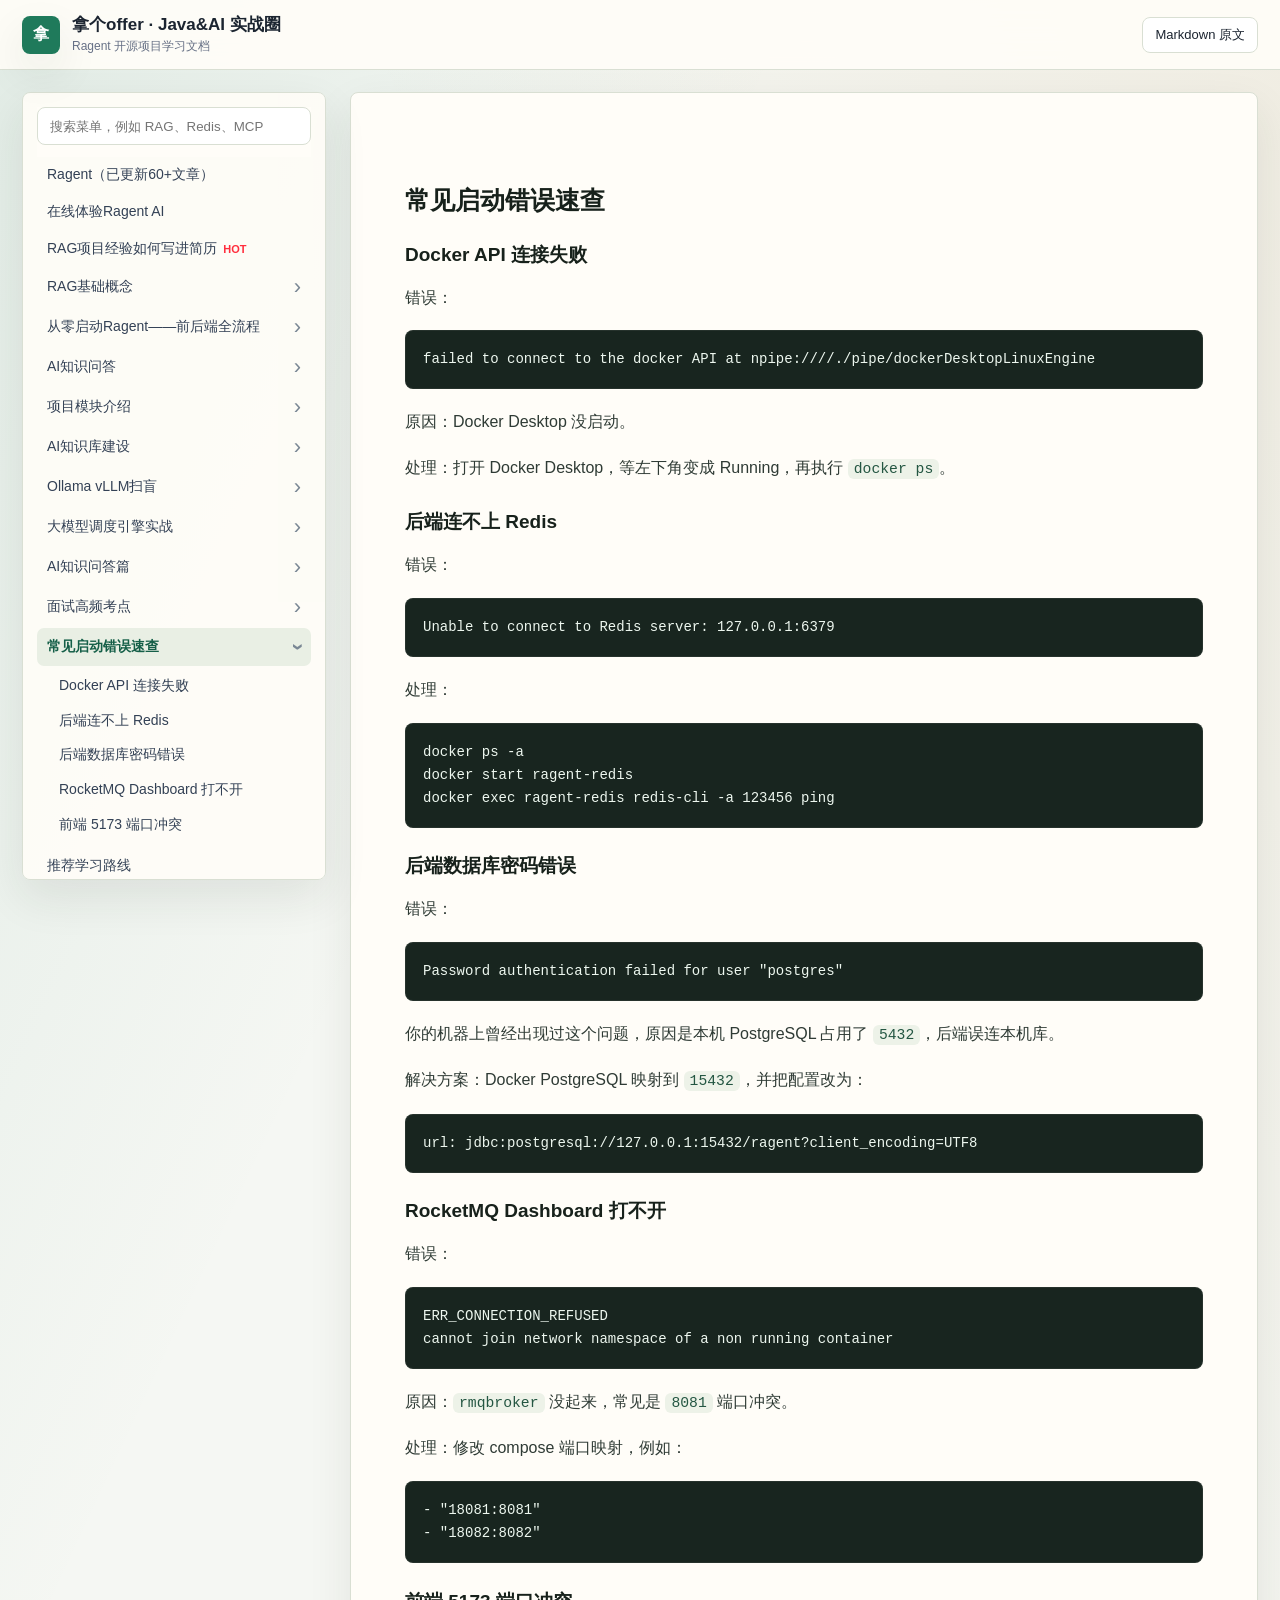
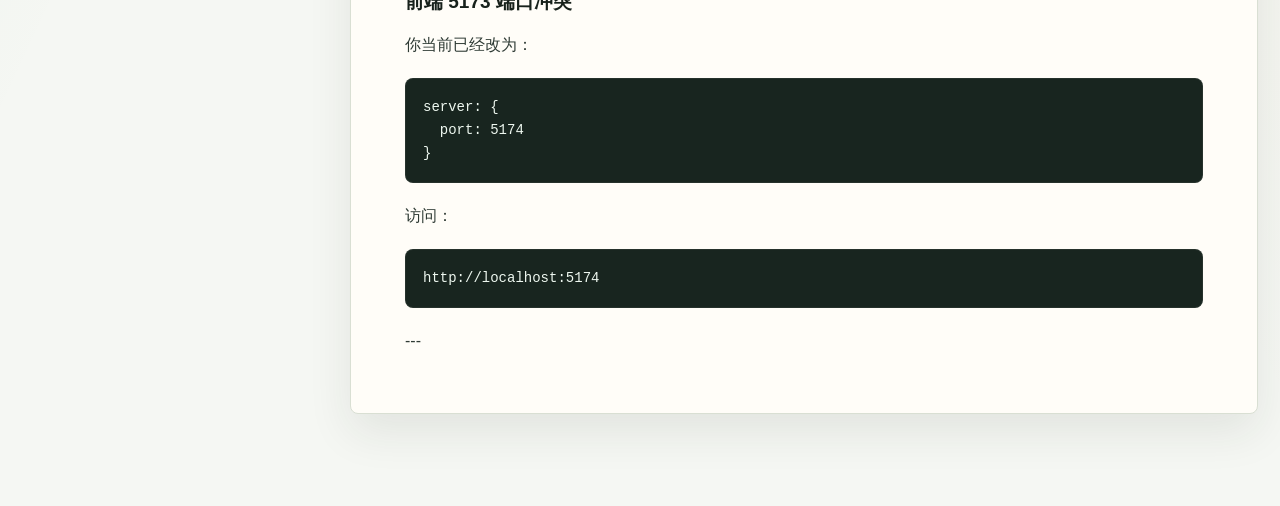
<file: faq.html>
<!doctype html>
<html lang="zh-CN">
<head>
  <meta charset="UTF-8" />
  <meta name="viewport" content="width=device-width, initial-scale=1.0" />
  <title>常见启动错误速查</title>
  <link rel="stylesheet" href="./styles.css" />
</head>
<body data-page="faq">
  <div class="reading-progress" id="readingProgress"></div>
  <header class="topbar">
    <button class="icon-button only-mobile" id="menuToggle" aria-label="打开目录">☰</button>
    <div class="brand">
      <span class="brand-mark">拿</span>
      <div>
        <div class="brand-title">拿个offer · Java&AI 实战圈</div>
        <div class="brand-subtitle">Ragent 开源项目学习文档</div>
      </div>
    </div>
    <a class="source-link" href="../ragent/docs/ragent-open-study-guide.md">Markdown 原文</a>
  </header>
  <div class="layout">
    <aside class="sidebar" id="sidebar">
      <div class="search-box">
        <input id="searchInput" type="search" placeholder="搜索菜单，例如 RAG、Redis、MCP" />
      </div>
      <nav class="nav" id="nav">
        <a href="./index.html#a-ragent" class="menu-link depth-0" data-heading="Ragent（已更新60+文章）">Ragent（已更新60+文章）</a>
<a href="./online-demo.html#b-在线体验-ragent-ai" class="menu-link depth-0" data-heading="在线体验Ragent AI">在线体验Ragent AI</a>
<a href="./resume.html#c-rag-项目经验如何写进简历" class="menu-link depth-0" data-heading="RAG项目经验如何写进简历">RAG项目经验如何写进简历<span class="menu-badge">HOT</span></a>
<div class="menu-group depth-0">
        <button class="menu-toggle" type="button" data-target="d-rag-基础概念" data-page="rag-basics" data-heading="RAG基础概念">
          <span>RAG基础概念</span>
          <span class="chevron">›</span>
        </button>
        <div class="menu-children">
          <a href="./rag-basics.html#d1-什么是-rag-技术" class="menu-link depth-1" data-heading="什么是RAG技术?">什么是RAG技术?</a>
<div class="menu-group depth-1">
        <button class="menu-toggle" type="button" data-target="e-rag-基础概念---基础篇" data-page="rag-basics" data-heading="基础篇">
          <span>基础篇</span>
          <span class="chevron">›</span>
        </button>
        <div class="menu-children">
          <a href="./rag-basics.html#e1-什么是大模型" class="menu-link depth-2" data-heading="什么是大模型">什么是大模型</a>
<a href="./rag-basics.html#e2-ragent-中大模型承担哪些任务" class="menu-link depth-2" data-heading="如何调用大模型">如何调用大模型</a>
<a href="./rag-basics.html#e3-如何调用大模型" class="menu-link depth-2" data-heading="如何写好Prompt工程">如何写好Prompt工程</a>
        </div>
      </div>
<div class="menu-group depth-1">
        <button class="menu-toggle" type="button" data-target="f-rag-基础概念---数据篇" data-page="rag-basics" data-heading="数据篇">
          <span>数据篇</span>
          <span class="chevron">›</span>
        </button>
        <div class="menu-children">
          <a href="./rag-basics.html#f1-用-apache-tika-解析文档" class="menu-link depth-2" data-heading="为什么需要文档解析">为什么需要文档解析</a>
<a href="./rag-basics.html#f2-为什么需要-tika" class="menu-link depth-2" data-heading="文档解析都有哪些坑">文档解析都有哪些坑</a>
<a href="./rag-basics.html#f3-ragent-文档解析流程" class="menu-link depth-2" data-heading="Ragent中如何解析文档">Ragent中如何解析文档</a>
<a href="./rag-basics.html#f4-数据分块-chunk-策略与实践" class="menu-link depth-2" data-heading="数据分块是什么">数据分块是什么</a>
<a href="./rag-basics.html#85-文档分块" class="menu-link depth-2" data-heading="固定长度分块">固定长度分块</a>
<a href="./rag-basics.html#85-文档分块" class="menu-link depth-2" data-heading="结构感知分块">结构感知分块</a>
        </div>
      </div>
<div class="menu-group depth-1">
        <button class="menu-toggle" type="button" data-target="g-rag-基础概念---向量篇" data-page="rag-basics" data-heading="向量篇">
          <span>向量篇</span>
          <span class="chevron">›</span>
        </button>
        <div class="menu-children">
          <a href="./rag-basics.html#g1-从文本到向量理解-embedding" class="menu-link depth-2" data-heading="什么是Embedding">什么是Embedding</a>
<a href="./rag-basics.html#g2-为什么不用普通-sql-like" class="menu-link depth-2" data-heading="什么是向量数据库">什么是向量数据库</a>
<a href="./rag-basics.html#44-向量篇" class="menu-link depth-2" data-heading="pgvector向量存储">pgvector向量存储</a>
<a href="./rag-basics.html#44-向量篇" class="menu-link depth-2" data-heading="Milvus向量存储">Milvus向量存储</a>
<a href="./rag-basics.html#44-向量篇" class="menu-link depth-2" data-heading="HNSW索引与相似度">HNSW索引与相似度</a>
        </div>
      </div>
<div class="menu-group depth-1">
        <button class="menu-toggle" type="button" data-target="h-rag-基础概念---应用篇" data-page="rag-basics" data-heading="应用篇">
          <span>应用篇</span>
          <span class="chevron">›</span>
        </button>
        <div class="menu-children">
          <a href="./rag-basics.html#81-知识库对象" class="menu-link depth-2" data-heading="知识库管理">知识库管理</a>
<a href="./rag-basics.html#82-文档上传" class="menu-link depth-2" data-heading="文档管理">文档管理</a>
<a href="./rag-basics.html#112-为什么要意图树" class="menu-link depth-2" data-heading="意图树管理">意图树管理</a>
<a href="./rag-basics.html#114-为什么要-trace" class="menu-link depth-2" data-heading="Trace链路追踪">Trace链路追踪</a>
        </div>
      </div>
<div class="menu-group depth-1">
        <button class="menu-toggle" type="button" data-target="i-rag-基础概念---mcp-篇" data-page="rag-basics" data-heading="MCP篇">
          <span>MCP篇</span>
          <span class="chevron">›</span>
        </button>
        <div class="menu-children">
          <a href="./rag-basics.html#46-mcp-篇" class="menu-link depth-2" data-heading="MCP是什么">MCP是什么</a>
<a href="./rag-basics.html#o4-mcp-server" class="menu-link depth-2" data-heading="MCP Server">MCP Server</a>
<a href="./rag-basics.html#46-mcp-篇" class="menu-link depth-2" data-heading="tools/list与tools/call">tools/list与tools/call</a>
<a href="./rag-basics.html#46-mcp-篇" class="menu-link depth-2" data-heading="Ragent如何调用MCP">Ragent如何调用MCP</a>
        </div>
      </div>
<div class="menu-group depth-1">
        <button class="menu-toggle" type="button" data-target="j-rag-基础概念---对话增强篇" data-page="rag-basics" data-heading="对话增强篇">
          <span>对话增强篇</span>
          <span class="chevron">›</span>
        </button>
        <div class="menu-children">
          <a href="./rag-basics.html#61-会话记忆" class="menu-link depth-2" data-heading="会话记忆">会话记忆</a>
<a href="./rag-basics.html#62-问题改写" class="menu-link depth-2" data-heading="问题改写">问题改写</a>
<a href="./rag-basics.html#47-对话增强篇" class="menu-link depth-2" data-heading="多问题拆分">多问题拆分</a>
<a href="./rag-basics.html#47-对话增强篇" class="menu-link depth-2" data-heading="意图澄清">意图澄清</a>
        </div>
      </div>
<div class="menu-group depth-1">
        <button class="menu-toggle" type="button" data-target="48-数据传输协议" data-page="rag-basics" data-heading="数据传输协议">
          <span>数据传输协议</span>
          <span class="chevron">›</span>
        </button>
        <div class="menu-children">
          <a href="./rag-basics.html#48-数据传输协议" class="menu-link depth-2" data-heading="SSE协议与流式响应">SSE协议与流式响应</a>
<a href="./rag-basics.html#48-数据传输协议" class="menu-link depth-2" data-heading="SpringBoot SSE服务端实战">SpringBoot SSE服务端实战</a>
        </div>
      </div>
<div class="menu-group depth-1">
        <button class="menu-toggle" type="button" data-target="ragent-开源项目平替学习文档" data-page="rag-basics" data-heading="模型检索生成评估与优化">
          <span>模型检索生成评估与优化</span>
          <span class="chevron">›</span>
        </button>
        <div class="menu-children">
          <a href="./rag-basics.html#ragent-开源项目平替学习文档" class="menu-link depth-2" data-heading="检索效果怎么判断">检索效果怎么判断</a>
<a href="./rag-basics.html#ragent-开源项目平替学习文档" class="menu-link depth-2" data-heading="召回率与准确率">召回率与准确率</a>
<a href="./rag-basics.html#123-为什么要-rerank" class="menu-link depth-2" data-heading="Rerank优化">Rerank优化</a>
<a href="./rag-basics.html#114-为什么要-trace" class="menu-link depth-2" data-heading="Trace辅助调优">Trace辅助调优</a>
        </div>
      </div>
        </div>
      </div>
<div class="menu-group depth-0">
        <button class="menu-toggle" type="button" data-target="m-从零启动-ragent-前后端全流程" data-page="getting-started" data-heading="从零启动Ragent——前后端全流程">
          <span>从零启动Ragent——前后端全流程</span>
          <span class="chevron">›</span>
        </button>
        <div class="menu-children">
          <div class="menu-group depth-1">
        <button class="menu-toggle" type="button" data-target="m1-中间件初始化" data-page="getting-started" data-heading="中间件初始化">
          <span>中间件初始化</span>
          <span class="chevron">›</span>
        </button>
        <div class="menu-children">
          <a href="./getting-started.html#m2-本地开发环境搭建" class="menu-link depth-2" data-heading="本地开发环境搭建">本地开发环境搭建</a>
<a href="./getting-started.html#m3-docker-中间件部署" class="menu-link depth-2" data-heading="Docker中间件部署">Docker中间件部署</a>
<a href="./getting-started.html#m4-postgresql-数据库初始化" class="menu-link depth-2" data-heading="PostgreSQL数据库初始化">PostgreSQL数据库初始化</a>
        </div>
      </div>
        </div>
      </div>
<div class="menu-group depth-0">
        <button class="menu-toggle" type="button" data-target="n-ai-知识问答" data-page="ai-qa" data-heading="AI知识问答">
          <span>AI知识问答</span>
          <span class="chevron">›</span>
        </button>
        <div class="menu-children">
          <a href="./ai-qa.html#n1-用户提问后发生了什么" class="menu-link depth-1" data-heading="会话记忆">会话记忆</a>
<a href="./ai-qa.html#n2-streamchatpipeline-逐行理解" class="menu-link depth-1" data-heading="问题改写">问题改写</a>
<a href="./ai-qa.html#n3-问答链路中的关键设计" class="menu-link depth-1" data-heading="意图识别">意图识别</a>
<a href="./ai-qa.html#64-多通道检索" class="menu-link depth-1" data-heading="多通道检索">多通道检索</a>
<a href="./ai-qa.html#65-prompt-构建" class="menu-link depth-1" data-heading="Prompt构建">Prompt构建</a>
<a href="./ai-qa.html#66-流式输出" class="menu-link depth-1" data-heading="流式输出">流式输出</a>
        </div>
      </div>
<div class="menu-group depth-0">
        <button class="menu-toggle" type="button" data-target="o-项目模块介绍" data-page="modules" data-heading="项目模块介绍">
          <span>项目模块介绍</span>
          <span class="chevron">›</span>
        </button>
        <div class="menu-children">
          <a href="./modules.html#71-bootstrap" class="menu-link depth-1" data-heading="bootstrap业务入口">bootstrap业务入口</a>
<a href="./modules.html#72-framework" class="menu-link depth-1" data-heading="framework通用能力">framework通用能力</a>
<a href="./modules.html#73-infra-ai" class="menu-link depth-1" data-heading="infra-ai模型基础设施">infra-ai模型基础设施</a>
<a href="./modules.html#74-mcp-server" class="menu-link depth-1" data-heading="mcp-server工具服务">mcp-server工具服务</a>
<a href="./modules.html#75-frontend" class="menu-link depth-1" data-heading="frontend前端模块">frontend前端模块</a>
        </div>
      </div>
<div class="menu-group depth-0">
        <button class="menu-toggle" type="button" data-target="p-ai-知识库建设" data-page="knowledge-base" data-heading="AI知识库建设">
          <span>AI知识库建设</span>
          <span class="chevron">›</span>
        </button>
        <div class="menu-children">
          <a href="./knowledge-base.html#p1-知识库建设主流程" class="menu-link depth-1" data-heading="知识库对象">知识库对象</a>
<a href="./knowledge-base.html#p2-关键接口" class="menu-link depth-1" data-heading="文档上传">文档上传</a>
<a href="./knowledge-base.html#p3-普通分块模式" class="menu-link depth-1" data-heading="文件存储">文件存储</a>
<a href="./knowledge-base.html#p4-pipeline-模式" class="menu-link depth-1" data-heading="文档解析">文档解析</a>
<a href="./knowledge-base.html#85-文档分块" class="menu-link depth-1" data-heading="文档分块">文档分块</a>
<a href="./knowledge-base.html#86-向量化" class="menu-link depth-1" data-heading="向量化">向量化</a>
<a href="./knowledge-base.html#87-异步入库" class="menu-link depth-1" data-heading="异步入库">异步入库</a>
<a href="./knowledge-base.html#88-pipeline-入库" class="menu-link depth-1" data-heading="Pipeline入库">Pipeline入库</a>
        </div>
      </div>
<div class="menu-group depth-0">
        <button class="menu-toggle" type="button" data-target="q-ollama-vllm-扫盲" data-page="ollama-vllm" data-heading="Ollama vLLM扫盲">
          <span>Ollama vLLM扫盲</span>
          <span class="chevron">›</span>
        </button>
        <div class="menu-children">
          <a href="./ollama-vllm.html#q1-ollama" class="menu-link depth-1" data-heading="Ollama是什么">Ollama是什么</a>
<a href="./ollama-vllm.html#q2-vllm" class="menu-link depth-1" data-heading="vLLM是什么">vLLM是什么</a>
        </div>
      </div>
<div class="menu-group depth-0">
        <button class="menu-toggle" type="button" data-target="r-大模型调度引擎实战" data-page="model-scheduler" data-heading="大模型调度引擎实战">
          <span>大模型调度引擎实战</span>
          <span class="chevron">›</span>
        </button>
        <div class="menu-children">
          <a href="./model-scheduler.html#r1-为什么要模型调度" class="menu-link depth-1" data-heading="AI基础设施层宏观设计">AI基础设施层宏观设计</a>
<a href="./model-scheduler.html#r2-ragent-的模型调度类" class="menu-link depth-1" data-heading="多模型路由与智能选择">多模型路由与智能选择</a>
<a href="./model-scheduler.html#r3-执行逻辑" class="menu-link depth-1" data-heading="三态熔断器与故障转移">三态熔断器与故障转移</a>
<a href="./model-scheduler.html#r4-面试怎么讲" class="menu-link depth-1" data-heading="Chat同步调用与模板方法">Chat同步调用与模板方法</a>
<a href="./model-scheduler.html#ragent-开源项目平替学习文档" class="menu-link depth-1" data-heading="SSE流式解析与异步执行">SSE流式解析与异步执行</a>
<a href="./model-scheduler.html#ragent-开源项目平替学习文档" class="menu-link depth-1" data-heading="流式路由的首包探测机制">流式路由的首包探测机制</a>
<a href="./model-scheduler.html#ragent-开源项目平替学习文档" class="menu-link depth-1" data-heading="Embedding向量化客户端">Embedding向量化客户端</a>
<a href="./model-scheduler.html#ragent-开源项目平替学习文档" class="menu-link depth-1" data-heading="Rerank重排序与辅助工具">Rerank重排序与辅助工具</a>
        </div>
      </div>
<div class="menu-group depth-0">
        <button class="menu-toggle" type="button" data-target="s-ai-知识问答篇" data-page="ai-qa-advanced" data-heading="AI知识问答篇">
          <span>AI知识问答篇</span>
          <span class="chevron">›</span>
        </button>
        <div class="menu-children">
          <a href="./ai-qa-advanced.html#s1-多通道检索" class="menu-link depth-1" data-heading="一次问答从前端到后端">一次问答从前端到后端</a>
<a href="./ai-qa-advanced.html#s2-为什么要意图定向检索" class="menu-link depth-1" data-heading="为什么要意图树">为什么要意图树</a>
<a href="./ai-qa-advanced.html#s3-空检索怎么处理" class="menu-link depth-1" data-heading="为什么要查询词映射">为什么要查询词映射</a>
<a href="./ai-qa-advanced.html#114-为什么要-trace" class="menu-link depth-1" data-heading="为什么要Trace">为什么要Trace</a>
        </div>
      </div>
<div class="menu-group depth-0">
        <button class="menu-toggle" type="button" data-target="t-面试高频考点" data-page="interview" data-heading="面试高频考点">
          <span>面试高频考点</span>
          <span class="chevron">›</span>
        </button>
        <div class="menu-children">
          <a href="./interview.html#t1-rag-和微调区别" class="menu-link depth-1" data-heading="RAG和微调有什么区别">RAG和微调有什么区别</a>
<a href="./interview.html#t2-为什么要分块" class="menu-link depth-1" data-heading="为什么文档要分块">为什么文档要分块</a>
<a href="./interview.html#t3-为什么要-rerank" class="menu-link depth-1" data-heading="为什么要Rerank">为什么要Rerank</a>
<a href="./interview.html#t4-为什么要-rocketmq" class="menu-link depth-1" data-heading="为什么要多通道检索">为什么要多通道检索</a>
<a href="./interview.html#t5-为什么要-redis" class="menu-link depth-1" data-heading="为什么要MCP">为什么要MCP</a>
<a href="./interview.html#t6-为什么要-mcp" class="menu-link depth-1" data-heading="为什么要异步文档入库">为什么要异步文档入库</a>
<a href="./interview.html#t7-为什么要-trace" class="menu-link depth-1" data-heading="为什么要模型路由">为什么要模型路由</a>
<a href="./interview.html#t8-这个项目最值得讲的亮点" class="menu-link depth-1" data-heading="项目亮点怎么讲">项目亮点怎么讲</a>
        </div>
      </div>
<div class="menu-group depth-0">
        <button class="menu-toggle" type="button" data-target="13-常见启动错误速查" data-page="faq" data-heading="常见启动错误速查">
          <span>常见启动错误速查</span>
          <span class="chevron">›</span>
        </button>
        <div class="menu-children">
          <a href="#131-docker-api-连接失败" class="menu-link depth-1" data-heading="Docker API 连接失败">Docker API 连接失败</a>
<a href="#132-后端连不上-redis" class="menu-link depth-1" data-heading="后端连不上 Redis">后端连不上 Redis</a>
<a href="#133-后端数据库密码错误" class="menu-link depth-1" data-heading="后端数据库密码错误">后端数据库密码错误</a>
<a href="#134-rocketmq-dashboard-打不开" class="menu-link depth-1" data-heading="RocketMQ Dashboard 打不开">RocketMQ Dashboard 打不开</a>
<a href="#135-前端-5173-端口冲突" class="menu-link depth-1" data-heading="前端 5173 端口冲突">前端 5173 端口冲突</a>
        </div>
      </div>
<a href="./study-path.html#14-推荐学习路线" class="menu-link depth-0" data-heading="推荐学习路线">推荐学习路线</a>
<a href="./summary.html#15-一句话总结" class="menu-link depth-0" data-heading="一句话总结">一句话总结</a>
<div class="menu-muted depth-0">内容正在持续更新中...</div>
      </nav>
    </aside>
    <main class="content">
      <article class="doc" id="doc">
        <h2 id="13-常见启动错误速查">常见启动错误速查<a class="heading-anchor" href="#13-常见启动错误速查" aria-label="Link to 常见启动错误速查">#</a></h2>

<h3 id="131-docker-api-连接失败">Docker API 连接失败<a class="heading-anchor" href="#131-docker-api-连接失败" aria-label="Link to Docker API 连接失败">#</a></h3>
<p>错误：</p>
<pre><code class="language-text">failed to connect to the docker API at npipe:////./pipe/dockerDesktopLinuxEngine</code></pre>
<p>原因：Docker Desktop 没启动。</p>
<p>处理：打开 Docker Desktop，等左下角变成 Running，再执行 <code>docker ps</code>。</p>

<h3 id="132-后端连不上-redis">后端连不上 Redis<a class="heading-anchor" href="#132-后端连不上-redis" aria-label="Link to 后端连不上 Redis">#</a></h3>
<p>错误：</p>
<pre><code class="language-text">Unable to connect to Redis server: 127.0.0.1:6379</code></pre>
<p>处理：</p>
<pre><code class="language-powershell">docker ps -a
docker start ragent-redis
docker exec ragent-redis redis-cli -a 123456 ping</code></pre>

<h3 id="133-后端数据库密码错误">后端数据库密码错误<a class="heading-anchor" href="#133-后端数据库密码错误" aria-label="Link to 后端数据库密码错误">#</a></h3>
<p>错误：</p>
<pre><code class="language-text">Password authentication failed for user &quot;postgres&quot;</code></pre>
<p>你的机器上曾经出现过这个问题，原因是本机 PostgreSQL 占用了 <code>5432</code>，后端误连本机库。</p>
<p>解决方案：Docker PostgreSQL 映射到 <code>15432</code>，并把配置改为：</p>
<pre><code class="language-yaml">url: jdbc:postgresql://127.0.0.1:15432/ragent?client_encoding=UTF8</code></pre>

<h3 id="134-rocketmq-dashboard-打不开">RocketMQ Dashboard 打不开<a class="heading-anchor" href="#134-rocketmq-dashboard-打不开" aria-label="Link to RocketMQ Dashboard 打不开">#</a></h3>
<p>错误：</p>
<pre><code class="language-text">ERR_CONNECTION_REFUSED
cannot join network namespace of a non running container</code></pre>
<p>原因：<code>rmqbroker</code> 没起来，常见是 <code>8081</code> 端口冲突。</p>
<p>处理：修改 compose 端口映射，例如：</p>
<pre><code class="language-yaml">- &quot;18081:8081&quot;
- &quot;18082:8082&quot;</code></pre>

<h3 id="135-前端-5173-端口冲突">前端 5173 端口冲突<a class="heading-anchor" href="#135-前端-5173-端口冲突" aria-label="Link to 前端 5173 端口冲突">#</a></h3>
<p>你当前已经改为：</p>
<pre><code class="language-ts">server: {
  port: 5174
}</code></pre>
<p>访问：</p>
<pre><code class="language-text">http://localhost:5174</code></pre>
<p>---</p>

      </article>
    </main>
  </div>
  <button class="back-top" id="backTop" aria-label="回到顶部">↑</button>
  <script src="./site.js"></script>
</body>
</html>
</file>
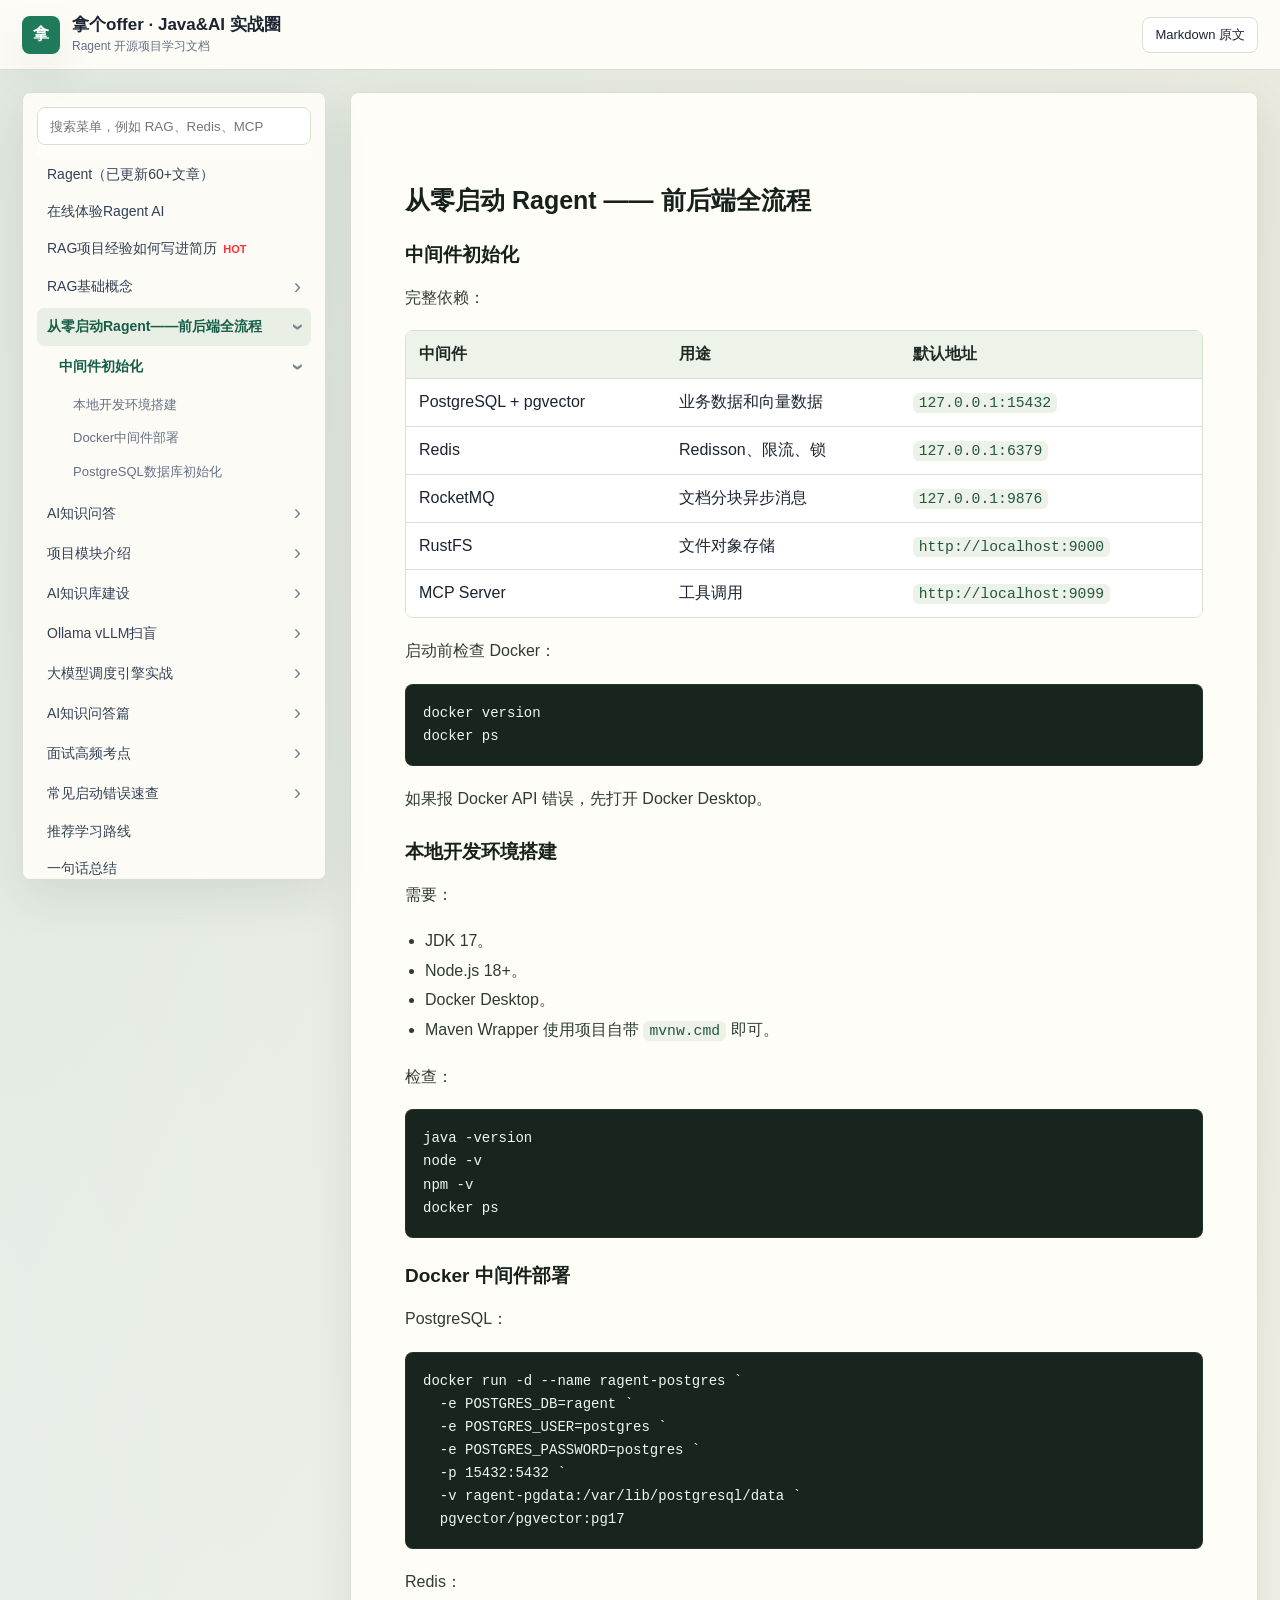
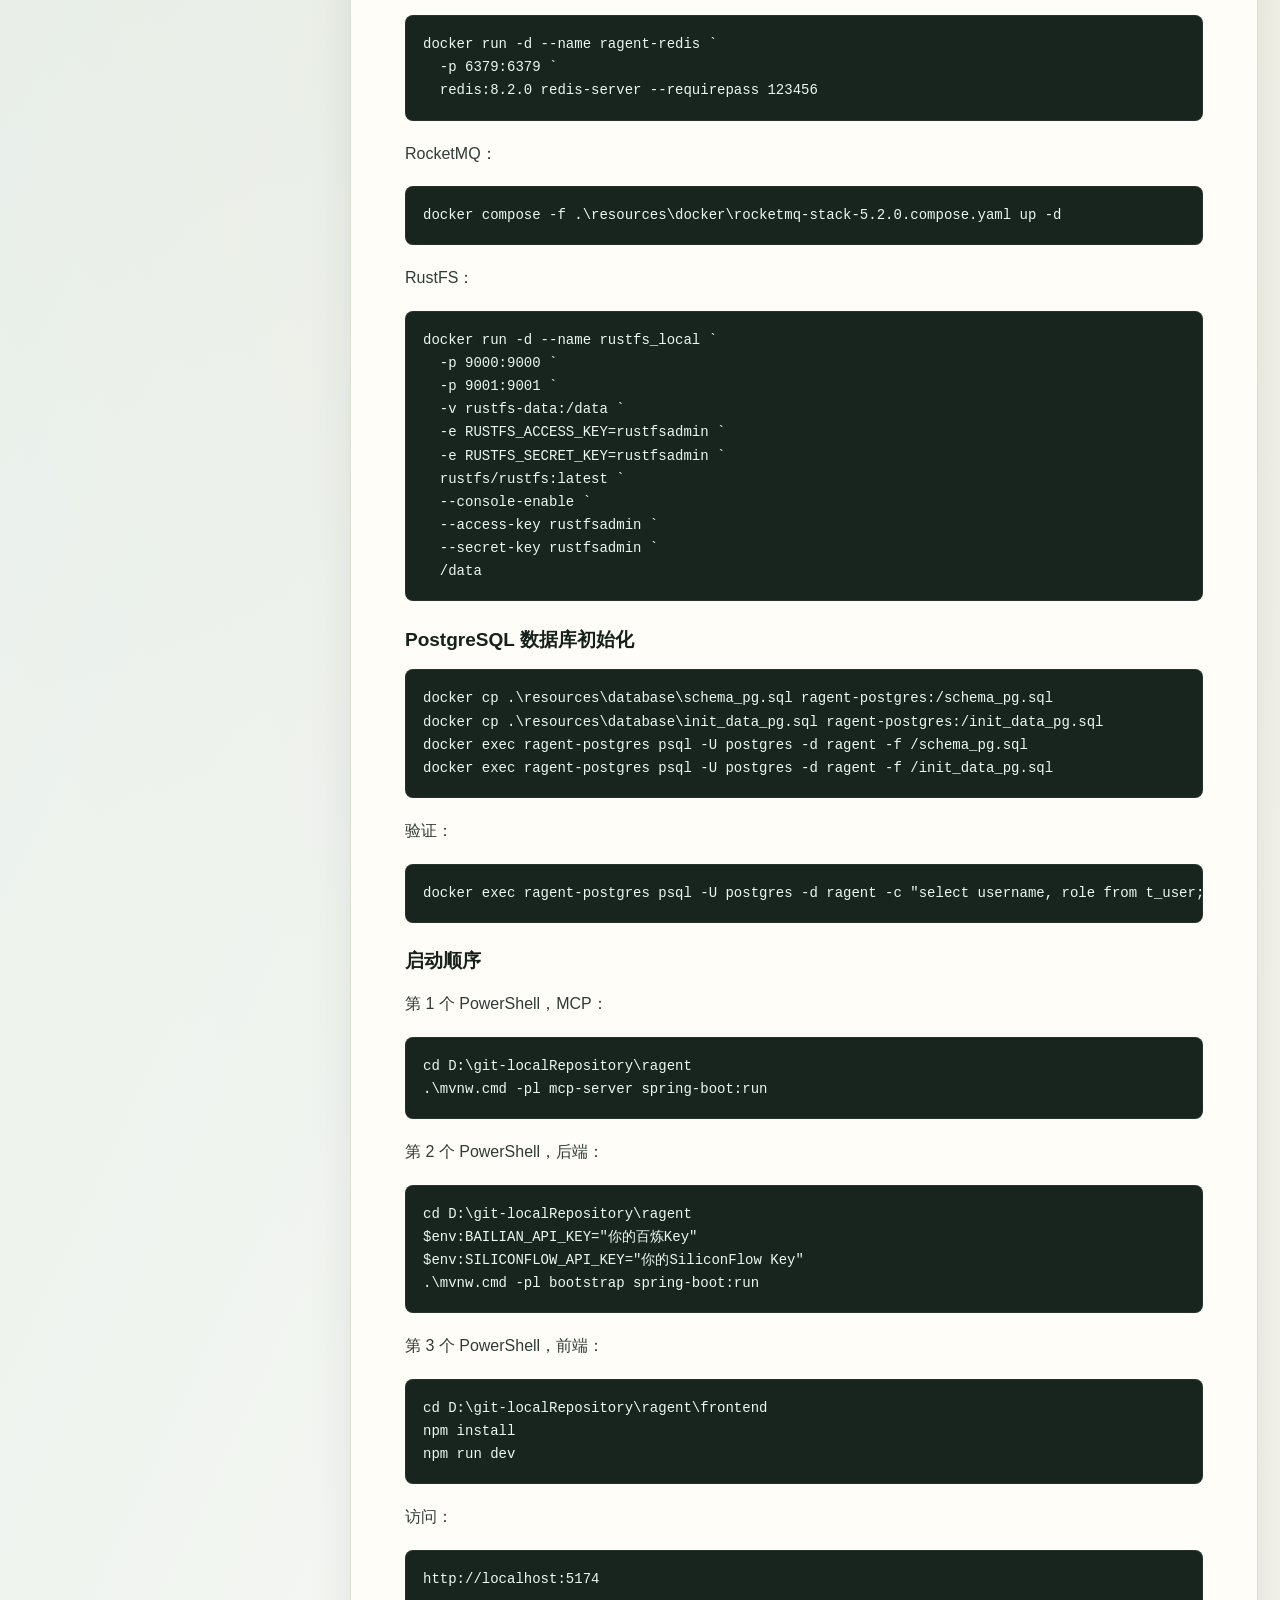
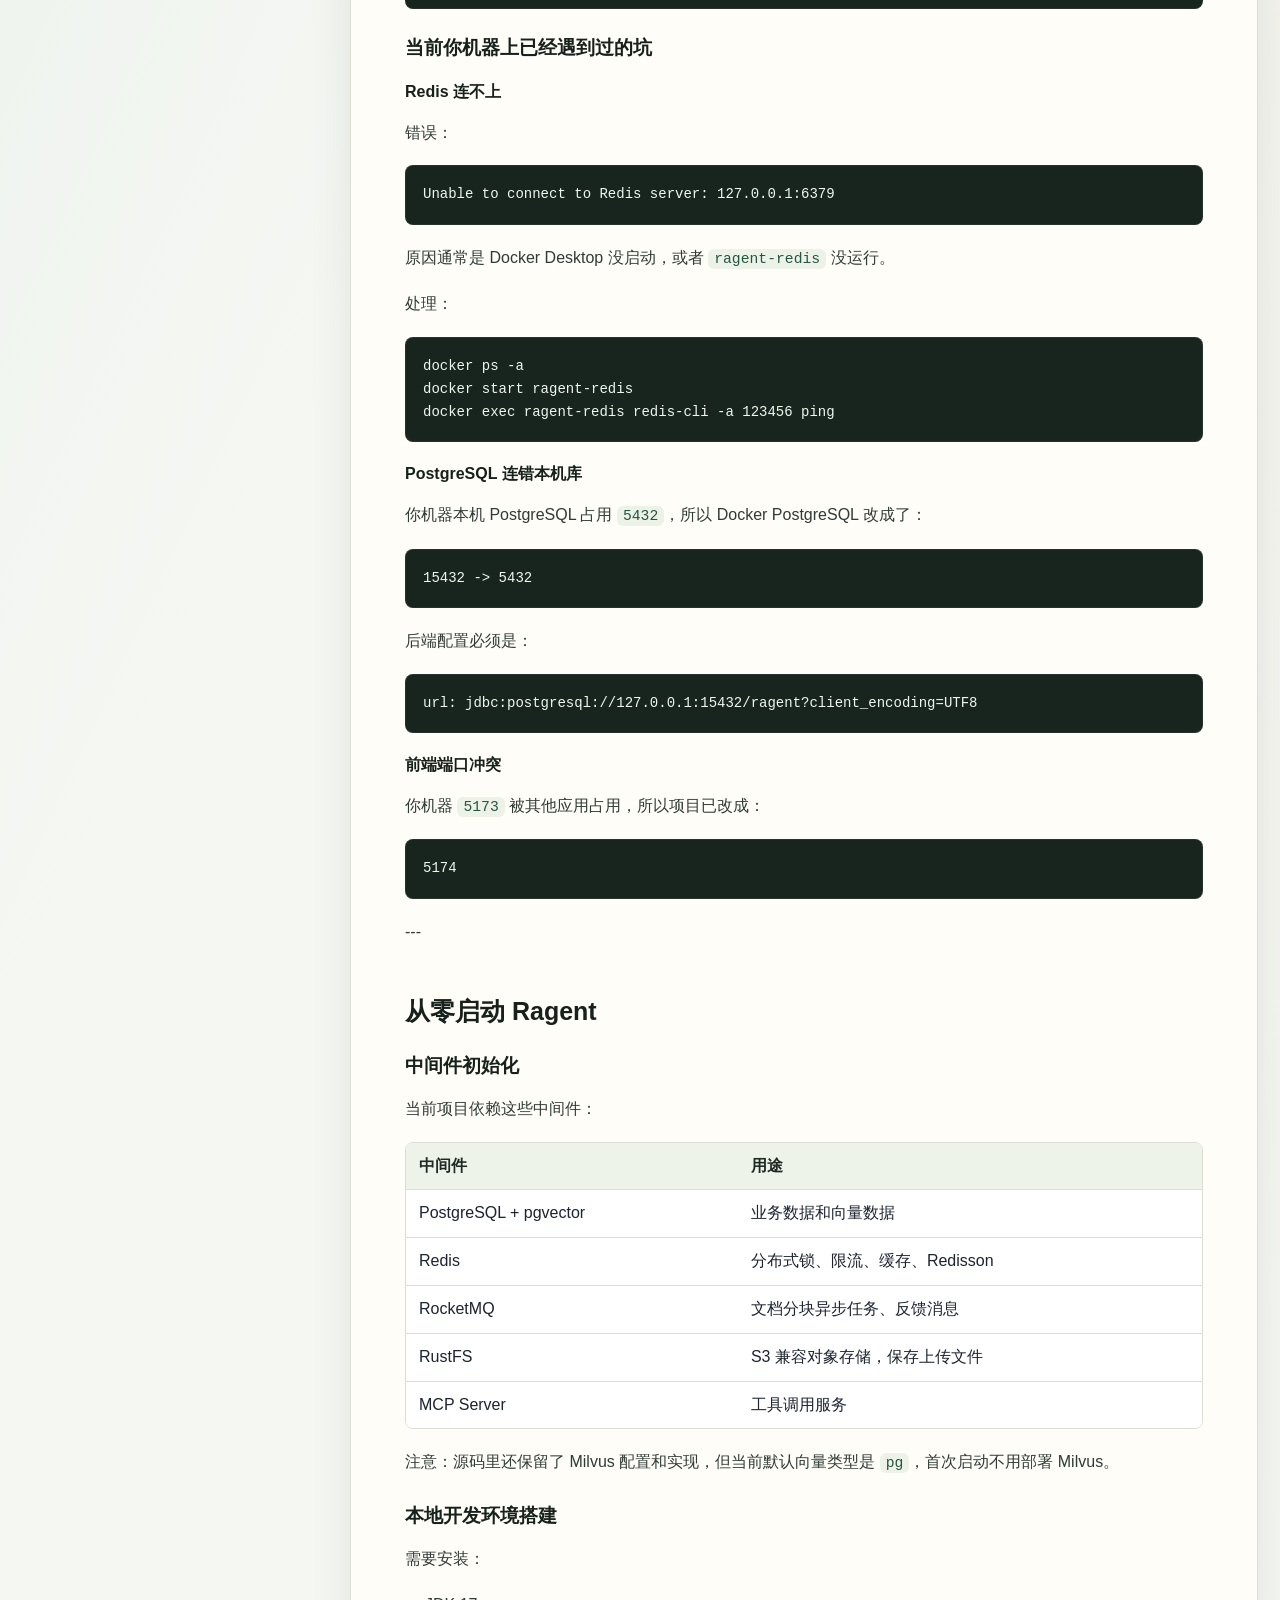
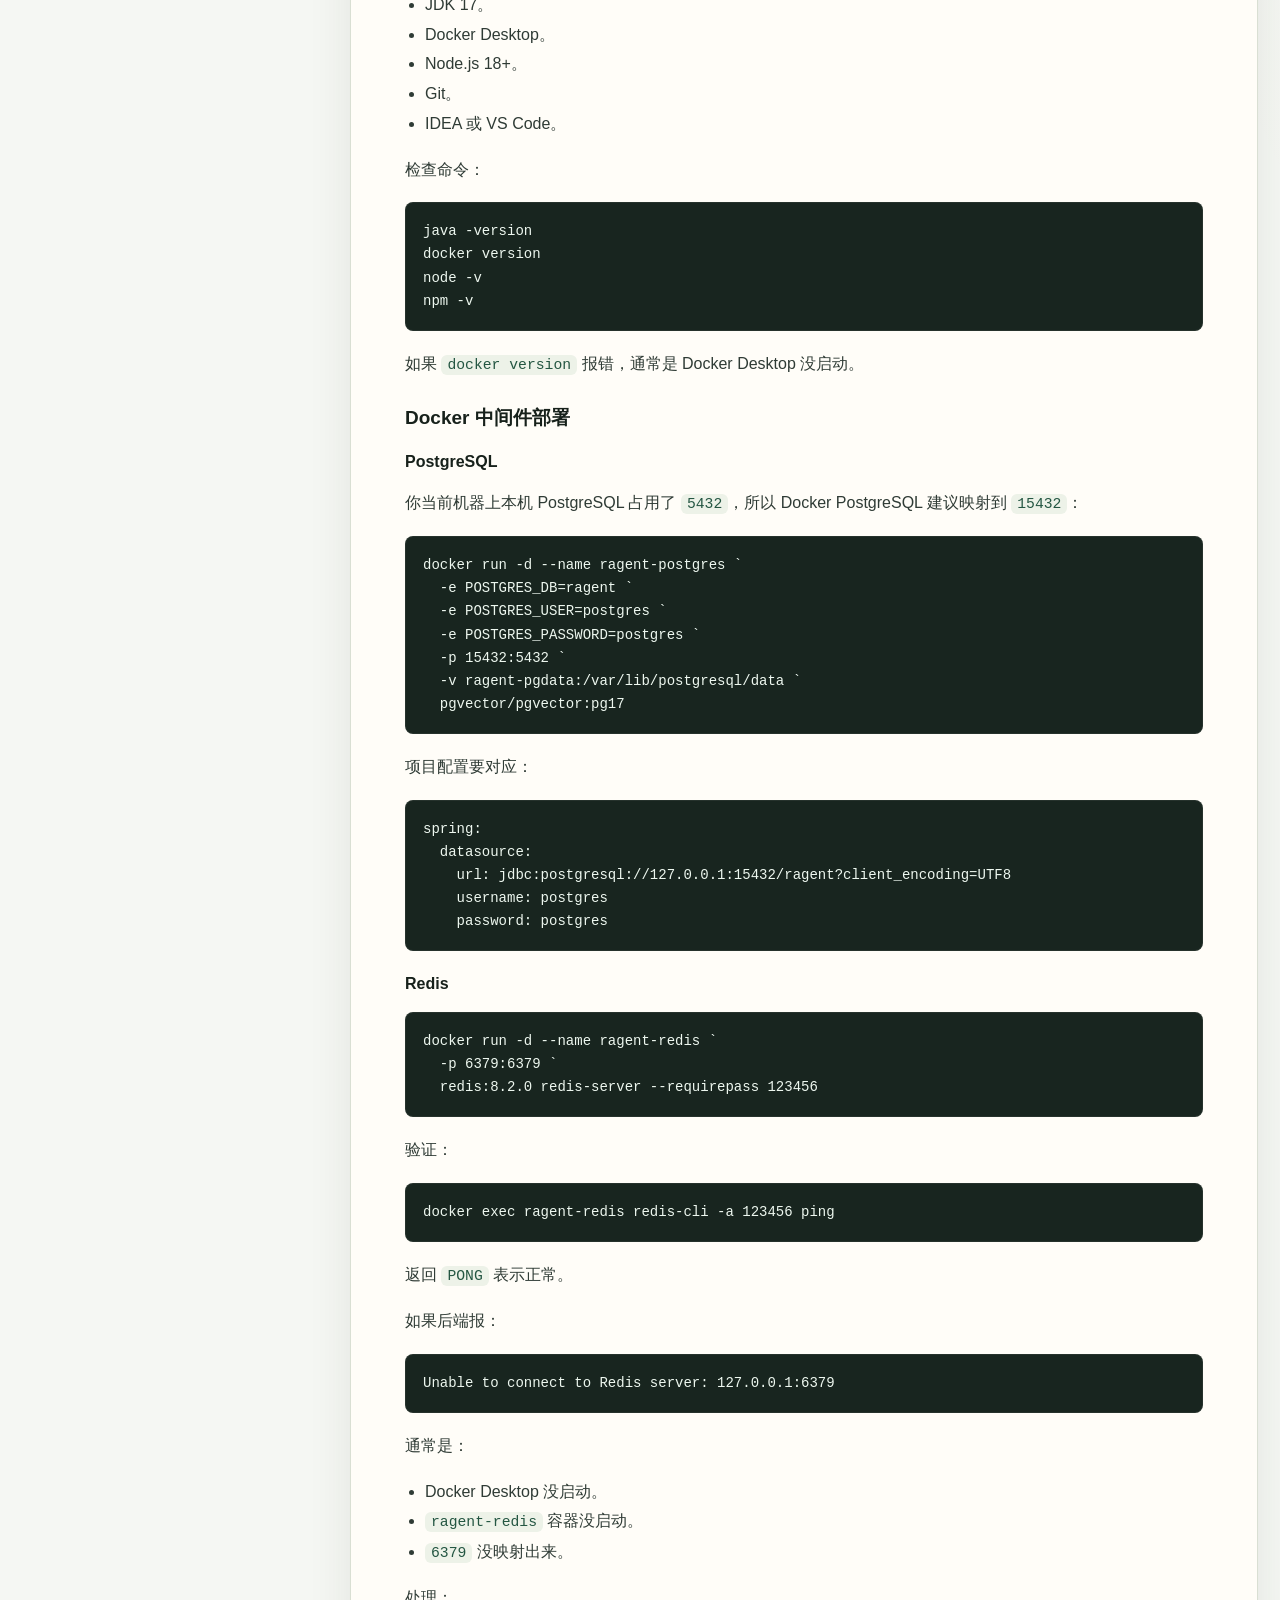
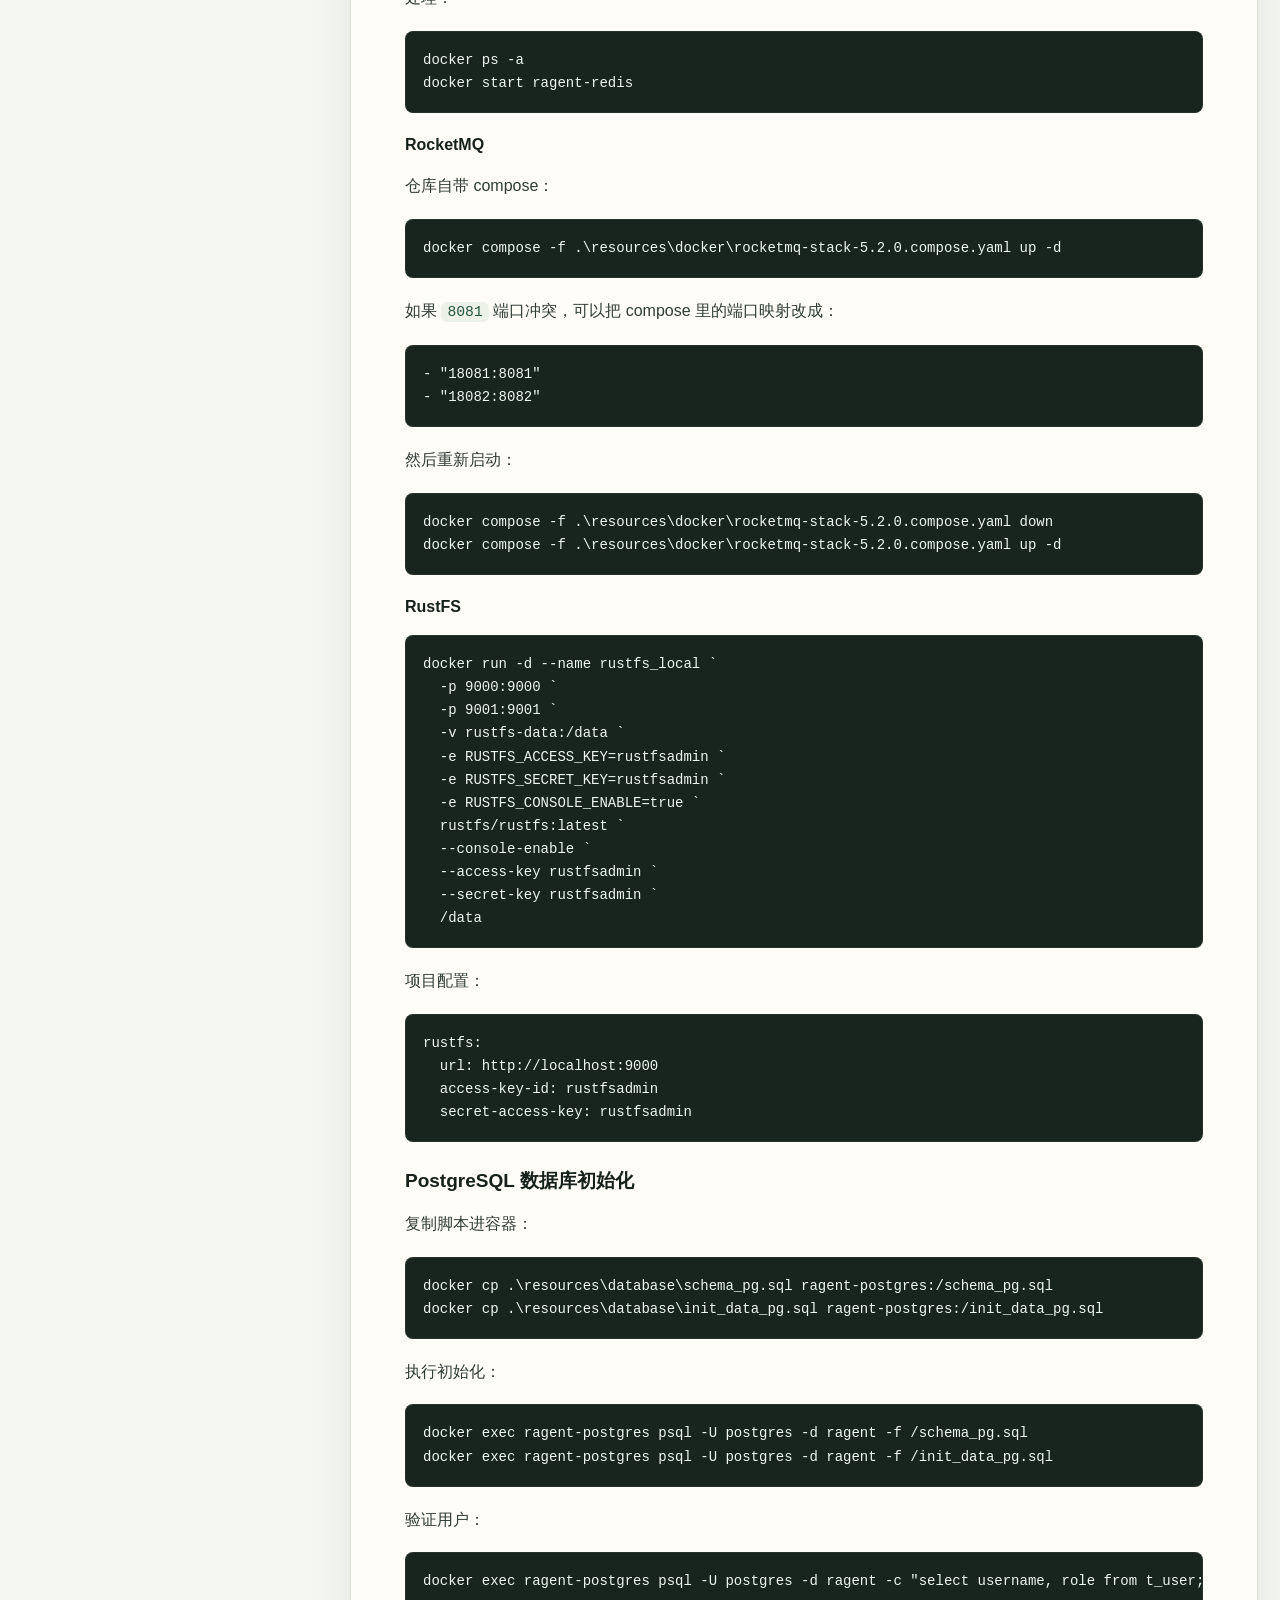
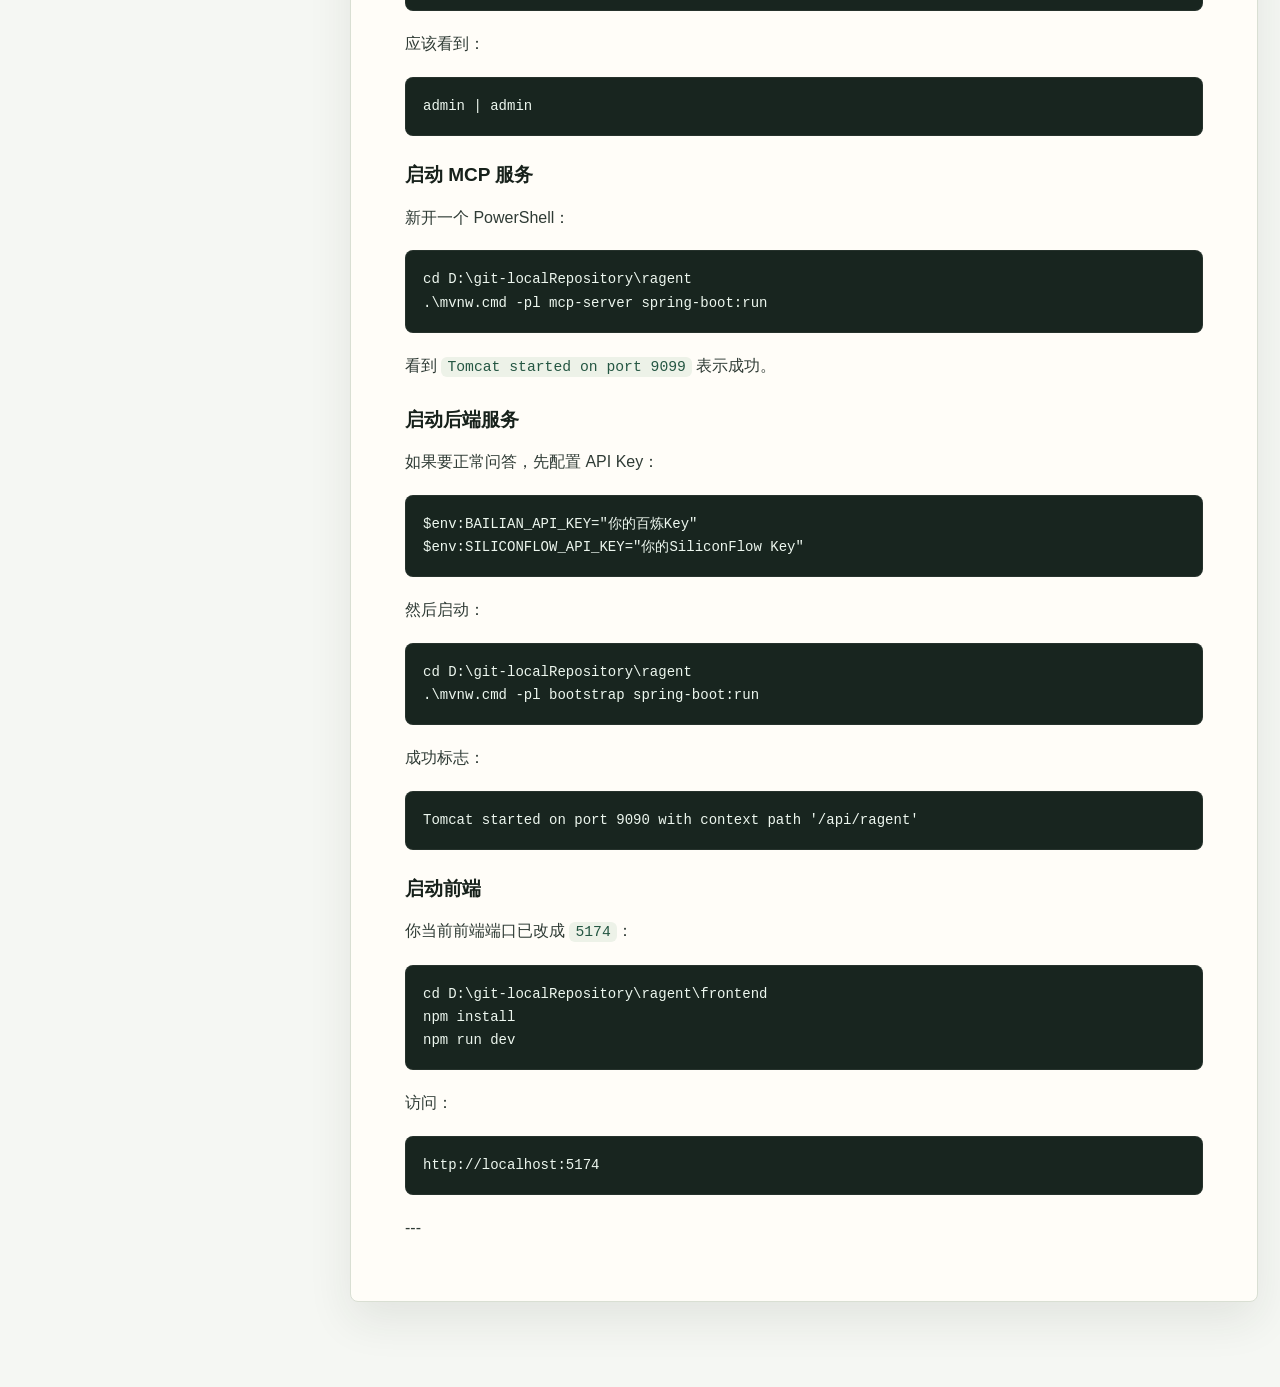
<file: getting-started.html>
<!doctype html>
<html lang="zh-CN">
<head>
  <meta charset="UTF-8" />
  <meta name="viewport" content="width=device-width, initial-scale=1.0" />
  <title>从零启动 Ragent</title>
  <link rel="stylesheet" href="./styles.css" />
</head>
<body data-page="getting-started">
  <div class="reading-progress" id="readingProgress"></div>
  <header class="topbar">
    <button class="icon-button only-mobile" id="menuToggle" aria-label="打开目录">☰</button>
    <div class="brand">
      <span class="brand-mark">拿</span>
      <div>
        <div class="brand-title">拿个offer · Java&AI 实战圈</div>
        <div class="brand-subtitle">Ragent 开源项目学习文档</div>
      </div>
    </div>
    <a class="source-link" href="../ragent/docs/ragent-open-study-guide.md">Markdown 原文</a>
  </header>
  <div class="layout">
    <aside class="sidebar" id="sidebar">
      <div class="search-box">
        <input id="searchInput" type="search" placeholder="搜索菜单，例如 RAG、Redis、MCP" />
      </div>
      <nav class="nav" id="nav">
        <a href="./index.html#a-ragent" class="menu-link depth-0" data-heading="Ragent（已更新60+文章）">Ragent（已更新60+文章）</a>
<a href="./online-demo.html#b-在线体验-ragent-ai" class="menu-link depth-0" data-heading="在线体验Ragent AI">在线体验Ragent AI</a>
<a href="./resume.html#c-rag-项目经验如何写进简历" class="menu-link depth-0" data-heading="RAG项目经验如何写进简历">RAG项目经验如何写进简历<span class="menu-badge">HOT</span></a>
<div class="menu-group depth-0">
        <button class="menu-toggle" type="button" data-target="d-rag-基础概念" data-page="rag-basics" data-heading="RAG基础概念">
          <span>RAG基础概念</span>
          <span class="chevron">›</span>
        </button>
        <div class="menu-children">
          <a href="./rag-basics.html#d1-什么是-rag-技术" class="menu-link depth-1" data-heading="什么是RAG技术?">什么是RAG技术?</a>
<div class="menu-group depth-1">
        <button class="menu-toggle" type="button" data-target="e-rag-基础概念---基础篇" data-page="rag-basics" data-heading="基础篇">
          <span>基础篇</span>
          <span class="chevron">›</span>
        </button>
        <div class="menu-children">
          <a href="./rag-basics.html#e1-什么是大模型" class="menu-link depth-2" data-heading="什么是大模型">什么是大模型</a>
<a href="./rag-basics.html#e2-ragent-中大模型承担哪些任务" class="menu-link depth-2" data-heading="如何调用大模型">如何调用大模型</a>
<a href="./rag-basics.html#e3-如何调用大模型" class="menu-link depth-2" data-heading="如何写好Prompt工程">如何写好Prompt工程</a>
        </div>
      </div>
<div class="menu-group depth-1">
        <button class="menu-toggle" type="button" data-target="f-rag-基础概念---数据篇" data-page="rag-basics" data-heading="数据篇">
          <span>数据篇</span>
          <span class="chevron">›</span>
        </button>
        <div class="menu-children">
          <a href="./rag-basics.html#f1-用-apache-tika-解析文档" class="menu-link depth-2" data-heading="为什么需要文档解析">为什么需要文档解析</a>
<a href="./rag-basics.html#f2-为什么需要-tika" class="menu-link depth-2" data-heading="文档解析都有哪些坑">文档解析都有哪些坑</a>
<a href="./rag-basics.html#f3-ragent-文档解析流程" class="menu-link depth-2" data-heading="Ragent中如何解析文档">Ragent中如何解析文档</a>
<a href="./rag-basics.html#f4-数据分块-chunk-策略与实践" class="menu-link depth-2" data-heading="数据分块是什么">数据分块是什么</a>
<a href="./rag-basics.html#85-文档分块" class="menu-link depth-2" data-heading="固定长度分块">固定长度分块</a>
<a href="./rag-basics.html#85-文档分块" class="menu-link depth-2" data-heading="结构感知分块">结构感知分块</a>
        </div>
      </div>
<div class="menu-group depth-1">
        <button class="menu-toggle" type="button" data-target="g-rag-基础概念---向量篇" data-page="rag-basics" data-heading="向量篇">
          <span>向量篇</span>
          <span class="chevron">›</span>
        </button>
        <div class="menu-children">
          <a href="./rag-basics.html#g1-从文本到向量理解-embedding" class="menu-link depth-2" data-heading="什么是Embedding">什么是Embedding</a>
<a href="./rag-basics.html#g2-为什么不用普通-sql-like" class="menu-link depth-2" data-heading="什么是向量数据库">什么是向量数据库</a>
<a href="./rag-basics.html#44-向量篇" class="menu-link depth-2" data-heading="pgvector向量存储">pgvector向量存储</a>
<a href="./rag-basics.html#44-向量篇" class="menu-link depth-2" data-heading="Milvus向量存储">Milvus向量存储</a>
<a href="./rag-basics.html#44-向量篇" class="menu-link depth-2" data-heading="HNSW索引与相似度">HNSW索引与相似度</a>
        </div>
      </div>
<div class="menu-group depth-1">
        <button class="menu-toggle" type="button" data-target="h-rag-基础概念---应用篇" data-page="rag-basics" data-heading="应用篇">
          <span>应用篇</span>
          <span class="chevron">›</span>
        </button>
        <div class="menu-children">
          <a href="./rag-basics.html#81-知识库对象" class="menu-link depth-2" data-heading="知识库管理">知识库管理</a>
<a href="./rag-basics.html#82-文档上传" class="menu-link depth-2" data-heading="文档管理">文档管理</a>
<a href="./rag-basics.html#112-为什么要意图树" class="menu-link depth-2" data-heading="意图树管理">意图树管理</a>
<a href="./rag-basics.html#114-为什么要-trace" class="menu-link depth-2" data-heading="Trace链路追踪">Trace链路追踪</a>
        </div>
      </div>
<div class="menu-group depth-1">
        <button class="menu-toggle" type="button" data-target="i-rag-基础概念---mcp-篇" data-page="rag-basics" data-heading="MCP篇">
          <span>MCP篇</span>
          <span class="chevron">›</span>
        </button>
        <div class="menu-children">
          <a href="./rag-basics.html#46-mcp-篇" class="menu-link depth-2" data-heading="MCP是什么">MCP是什么</a>
<a href="./rag-basics.html#o4-mcp-server" class="menu-link depth-2" data-heading="MCP Server">MCP Server</a>
<a href="./rag-basics.html#46-mcp-篇" class="menu-link depth-2" data-heading="tools/list与tools/call">tools/list与tools/call</a>
<a href="./rag-basics.html#46-mcp-篇" class="menu-link depth-2" data-heading="Ragent如何调用MCP">Ragent如何调用MCP</a>
        </div>
      </div>
<div class="menu-group depth-1">
        <button class="menu-toggle" type="button" data-target="j-rag-基础概念---对话增强篇" data-page="rag-basics" data-heading="对话增强篇">
          <span>对话增强篇</span>
          <span class="chevron">›</span>
        </button>
        <div class="menu-children">
          <a href="./rag-basics.html#61-会话记忆" class="menu-link depth-2" data-heading="会话记忆">会话记忆</a>
<a href="./rag-basics.html#62-问题改写" class="menu-link depth-2" data-heading="问题改写">问题改写</a>
<a href="./rag-basics.html#47-对话增强篇" class="menu-link depth-2" data-heading="多问题拆分">多问题拆分</a>
<a href="./rag-basics.html#47-对话增强篇" class="menu-link depth-2" data-heading="意图澄清">意图澄清</a>
        </div>
      </div>
<div class="menu-group depth-1">
        <button class="menu-toggle" type="button" data-target="48-数据传输协议" data-page="rag-basics" data-heading="数据传输协议">
          <span>数据传输协议</span>
          <span class="chevron">›</span>
        </button>
        <div class="menu-children">
          <a href="./rag-basics.html#48-数据传输协议" class="menu-link depth-2" data-heading="SSE协议与流式响应">SSE协议与流式响应</a>
<a href="./rag-basics.html#48-数据传输协议" class="menu-link depth-2" data-heading="SpringBoot SSE服务端实战">SpringBoot SSE服务端实战</a>
        </div>
      </div>
<div class="menu-group depth-1">
        <button class="menu-toggle" type="button" data-target="ragent-开源项目平替学习文档" data-page="rag-basics" data-heading="模型检索生成评估与优化">
          <span>模型检索生成评估与优化</span>
          <span class="chevron">›</span>
        </button>
        <div class="menu-children">
          <a href="./rag-basics.html#ragent-开源项目平替学习文档" class="menu-link depth-2" data-heading="检索效果怎么判断">检索效果怎么判断</a>
<a href="./rag-basics.html#ragent-开源项目平替学习文档" class="menu-link depth-2" data-heading="召回率与准确率">召回率与准确率</a>
<a href="./rag-basics.html#123-为什么要-rerank" class="menu-link depth-2" data-heading="Rerank优化">Rerank优化</a>
<a href="./rag-basics.html#114-为什么要-trace" class="menu-link depth-2" data-heading="Trace辅助调优">Trace辅助调优</a>
        </div>
      </div>
        </div>
      </div>
<div class="menu-group depth-0">
        <button class="menu-toggle" type="button" data-target="m-从零启动-ragent-前后端全流程" data-page="getting-started" data-heading="从零启动Ragent——前后端全流程">
          <span>从零启动Ragent——前后端全流程</span>
          <span class="chevron">›</span>
        </button>
        <div class="menu-children">
          <div class="menu-group depth-1">
        <button class="menu-toggle" type="button" data-target="m1-中间件初始化" data-page="getting-started" data-heading="中间件初始化">
          <span>中间件初始化</span>
          <span class="chevron">›</span>
        </button>
        <div class="menu-children">
          <a href="#m2-本地开发环境搭建" class="menu-link depth-2" data-heading="本地开发环境搭建">本地开发环境搭建</a>
<a href="#m3-docker-中间件部署" class="menu-link depth-2" data-heading="Docker中间件部署">Docker中间件部署</a>
<a href="#m4-postgresql-数据库初始化" class="menu-link depth-2" data-heading="PostgreSQL数据库初始化">PostgreSQL数据库初始化</a>
        </div>
      </div>
        </div>
      </div>
<div class="menu-group depth-0">
        <button class="menu-toggle" type="button" data-target="n-ai-知识问答" data-page="ai-qa" data-heading="AI知识问答">
          <span>AI知识问答</span>
          <span class="chevron">›</span>
        </button>
        <div class="menu-children">
          <a href="./ai-qa.html#n1-用户提问后发生了什么" class="menu-link depth-1" data-heading="会话记忆">会话记忆</a>
<a href="./ai-qa.html#n2-streamchatpipeline-逐行理解" class="menu-link depth-1" data-heading="问题改写">问题改写</a>
<a href="./ai-qa.html#n3-问答链路中的关键设计" class="menu-link depth-1" data-heading="意图识别">意图识别</a>
<a href="./ai-qa.html#64-多通道检索" class="menu-link depth-1" data-heading="多通道检索">多通道检索</a>
<a href="./ai-qa.html#65-prompt-构建" class="menu-link depth-1" data-heading="Prompt构建">Prompt构建</a>
<a href="./ai-qa.html#66-流式输出" class="menu-link depth-1" data-heading="流式输出">流式输出</a>
        </div>
      </div>
<div class="menu-group depth-0">
        <button class="menu-toggle" type="button" data-target="o-项目模块介绍" data-page="modules" data-heading="项目模块介绍">
          <span>项目模块介绍</span>
          <span class="chevron">›</span>
        </button>
        <div class="menu-children">
          <a href="./modules.html#71-bootstrap" class="menu-link depth-1" data-heading="bootstrap业务入口">bootstrap业务入口</a>
<a href="./modules.html#72-framework" class="menu-link depth-1" data-heading="framework通用能力">framework通用能力</a>
<a href="./modules.html#73-infra-ai" class="menu-link depth-1" data-heading="infra-ai模型基础设施">infra-ai模型基础设施</a>
<a href="./modules.html#74-mcp-server" class="menu-link depth-1" data-heading="mcp-server工具服务">mcp-server工具服务</a>
<a href="./modules.html#75-frontend" class="menu-link depth-1" data-heading="frontend前端模块">frontend前端模块</a>
        </div>
      </div>
<div class="menu-group depth-0">
        <button class="menu-toggle" type="button" data-target="p-ai-知识库建设" data-page="knowledge-base" data-heading="AI知识库建设">
          <span>AI知识库建设</span>
          <span class="chevron">›</span>
        </button>
        <div class="menu-children">
          <a href="./knowledge-base.html#p1-知识库建设主流程" class="menu-link depth-1" data-heading="知识库对象">知识库对象</a>
<a href="./knowledge-base.html#p2-关键接口" class="menu-link depth-1" data-heading="文档上传">文档上传</a>
<a href="./knowledge-base.html#p3-普通分块模式" class="menu-link depth-1" data-heading="文件存储">文件存储</a>
<a href="./knowledge-base.html#p4-pipeline-模式" class="menu-link depth-1" data-heading="文档解析">文档解析</a>
<a href="./knowledge-base.html#85-文档分块" class="menu-link depth-1" data-heading="文档分块">文档分块</a>
<a href="./knowledge-base.html#86-向量化" class="menu-link depth-1" data-heading="向量化">向量化</a>
<a href="./knowledge-base.html#87-异步入库" class="menu-link depth-1" data-heading="异步入库">异步入库</a>
<a href="./knowledge-base.html#88-pipeline-入库" class="menu-link depth-1" data-heading="Pipeline入库">Pipeline入库</a>
        </div>
      </div>
<div class="menu-group depth-0">
        <button class="menu-toggle" type="button" data-target="q-ollama-vllm-扫盲" data-page="ollama-vllm" data-heading="Ollama vLLM扫盲">
          <span>Ollama vLLM扫盲</span>
          <span class="chevron">›</span>
        </button>
        <div class="menu-children">
          <a href="./ollama-vllm.html#q1-ollama" class="menu-link depth-1" data-heading="Ollama是什么">Ollama是什么</a>
<a href="./ollama-vllm.html#q2-vllm" class="menu-link depth-1" data-heading="vLLM是什么">vLLM是什么</a>
        </div>
      </div>
<div class="menu-group depth-0">
        <button class="menu-toggle" type="button" data-target="r-大模型调度引擎实战" data-page="model-scheduler" data-heading="大模型调度引擎实战">
          <span>大模型调度引擎实战</span>
          <span class="chevron">›</span>
        </button>
        <div class="menu-children">
          <a href="./model-scheduler.html#r1-为什么要模型调度" class="menu-link depth-1" data-heading="AI基础设施层宏观设计">AI基础设施层宏观设计</a>
<a href="./model-scheduler.html#r2-ragent-的模型调度类" class="menu-link depth-1" data-heading="多模型路由与智能选择">多模型路由与智能选择</a>
<a href="./model-scheduler.html#r3-执行逻辑" class="menu-link depth-1" data-heading="三态熔断器与故障转移">三态熔断器与故障转移</a>
<a href="./model-scheduler.html#r4-面试怎么讲" class="menu-link depth-1" data-heading="Chat同步调用与模板方法">Chat同步调用与模板方法</a>
<a href="./model-scheduler.html#ragent-开源项目平替学习文档" class="menu-link depth-1" data-heading="SSE流式解析与异步执行">SSE流式解析与异步执行</a>
<a href="./model-scheduler.html#ragent-开源项目平替学习文档" class="menu-link depth-1" data-heading="流式路由的首包探测机制">流式路由的首包探测机制</a>
<a href="./model-scheduler.html#ragent-开源项目平替学习文档" class="menu-link depth-1" data-heading="Embedding向量化客户端">Embedding向量化客户端</a>
<a href="./model-scheduler.html#ragent-开源项目平替学习文档" class="menu-link depth-1" data-heading="Rerank重排序与辅助工具">Rerank重排序与辅助工具</a>
        </div>
      </div>
<div class="menu-group depth-0">
        <button class="menu-toggle" type="button" data-target="s-ai-知识问答篇" data-page="ai-qa-advanced" data-heading="AI知识问答篇">
          <span>AI知识问答篇</span>
          <span class="chevron">›</span>
        </button>
        <div class="menu-children">
          <a href="./ai-qa-advanced.html#s1-多通道检索" class="menu-link depth-1" data-heading="一次问答从前端到后端">一次问答从前端到后端</a>
<a href="./ai-qa-advanced.html#s2-为什么要意图定向检索" class="menu-link depth-1" data-heading="为什么要意图树">为什么要意图树</a>
<a href="./ai-qa-advanced.html#s3-空检索怎么处理" class="menu-link depth-1" data-heading="为什么要查询词映射">为什么要查询词映射</a>
<a href="./ai-qa-advanced.html#114-为什么要-trace" class="menu-link depth-1" data-heading="为什么要Trace">为什么要Trace</a>
        </div>
      </div>
<div class="menu-group depth-0">
        <button class="menu-toggle" type="button" data-target="t-面试高频考点" data-page="interview" data-heading="面试高频考点">
          <span>面试高频考点</span>
          <span class="chevron">›</span>
        </button>
        <div class="menu-children">
          <a href="./interview.html#t1-rag-和微调区别" class="menu-link depth-1" data-heading="RAG和微调有什么区别">RAG和微调有什么区别</a>
<a href="./interview.html#t2-为什么要分块" class="menu-link depth-1" data-heading="为什么文档要分块">为什么文档要分块</a>
<a href="./interview.html#t3-为什么要-rerank" class="menu-link depth-1" data-heading="为什么要Rerank">为什么要Rerank</a>
<a href="./interview.html#t4-为什么要-rocketmq" class="menu-link depth-1" data-heading="为什么要多通道检索">为什么要多通道检索</a>
<a href="./interview.html#t5-为什么要-redis" class="menu-link depth-1" data-heading="为什么要MCP">为什么要MCP</a>
<a href="./interview.html#t6-为什么要-mcp" class="menu-link depth-1" data-heading="为什么要异步文档入库">为什么要异步文档入库</a>
<a href="./interview.html#t7-为什么要-trace" class="menu-link depth-1" data-heading="为什么要模型路由">为什么要模型路由</a>
<a href="./interview.html#t8-这个项目最值得讲的亮点" class="menu-link depth-1" data-heading="项目亮点怎么讲">项目亮点怎么讲</a>
        </div>
      </div>
<div class="menu-group depth-0">
        <button class="menu-toggle" type="button" data-target="13-常见启动错误速查" data-page="faq" data-heading="常见启动错误速查">
          <span>常见启动错误速查</span>
          <span class="chevron">›</span>
        </button>
        <div class="menu-children">
          <a href="./faq.html#131-docker-api-连接失败" class="menu-link depth-1" data-heading="Docker API 连接失败">Docker API 连接失败</a>
<a href="./faq.html#132-后端连不上-redis" class="menu-link depth-1" data-heading="后端连不上 Redis">后端连不上 Redis</a>
<a href="./faq.html#133-后端数据库密码错误" class="menu-link depth-1" data-heading="后端数据库密码错误">后端数据库密码错误</a>
<a href="./faq.html#134-rocketmq-dashboard-打不开" class="menu-link depth-1" data-heading="RocketMQ Dashboard 打不开">RocketMQ Dashboard 打不开</a>
<a href="./faq.html#135-前端-5173-端口冲突" class="menu-link depth-1" data-heading="前端 5173 端口冲突">前端 5173 端口冲突</a>
        </div>
      </div>
<a href="./study-path.html#14-推荐学习路线" class="menu-link depth-0" data-heading="推荐学习路线">推荐学习路线</a>
<a href="./summary.html#15-一句话总结" class="menu-link depth-0" data-heading="一句话总结">一句话总结</a>
<div class="menu-muted depth-0">内容正在持续更新中...</div>
      </nav>
    </aside>
    <main class="content">
      <article class="doc" id="doc">
        <h2 id="m-从零启动-ragent-前后端全流程">从零启动 Ragent —— 前后端全流程<a class="heading-anchor" href="#m-从零启动-ragent-前后端全流程" aria-label="Link to 从零启动 Ragent —— 前后端全流程">#</a></h2>

<h3 id="m1-中间件初始化">中间件初始化<a class="heading-anchor" href="#m1-中间件初始化" aria-label="Link to 中间件初始化">#</a></h3>
<p>完整依赖：</p>
<div class="table-wrap"><table>
<thead><tr>
<th>中间件</th>
<th>用途</th>
<th>默认地址</th>
</tr></thead>
<tbody>
<tr>
<td>PostgreSQL + pgvector</td>
<td>业务数据和向量数据</td>
<td><code>127.0.0.1:15432</code></td>
</tr>
<tr>
<td>Redis</td>
<td>Redisson、限流、锁</td>
<td><code>127.0.0.1:6379</code></td>
</tr>
<tr>
<td>RocketMQ</td>
<td>文档分块异步消息</td>
<td><code>127.0.0.1:9876</code></td>
</tr>
<tr>
<td>RustFS</td>
<td>文件对象存储</td>
<td><code>http://localhost:9000</code></td>
</tr>
<tr>
<td>MCP Server</td>
<td>工具调用</td>
<td><code>http://localhost:9099</code></td>
</tr>
</tbody>
</table></div>
<p>启动前检查 Docker：</p>
<pre><code class="language-powershell">docker version
docker ps</code></pre>
<p>如果报 Docker API 错误，先打开 Docker Desktop。</p>

<h3 id="m2-本地开发环境搭建">本地开发环境搭建<a class="heading-anchor" href="#m2-本地开发环境搭建" aria-label="Link to 本地开发环境搭建">#</a></h3>
<p>需要：</p>
<ul>
<li>JDK 17。</li>
<li>Node.js 18+。</li>
<li>Docker Desktop。</li>
<li>Maven Wrapper 使用项目自带 <code>mvnw.cmd</code> 即可。</li>
</ul>
<p>检查：</p>
<pre><code class="language-powershell">java -version
node -v
npm -v
docker ps</code></pre>

<h3 id="m3-docker-中间件部署">Docker 中间件部署<a class="heading-anchor" href="#m3-docker-中间件部署" aria-label="Link to Docker 中间件部署">#</a></h3>
<p>PostgreSQL：</p>
<pre><code class="language-powershell">docker run -d --name ragent-postgres `
  -e POSTGRES_DB=ragent `
  -e POSTGRES_USER=postgres `
  -e POSTGRES_PASSWORD=postgres `
  -p 15432:5432 `
  -v ragent-pgdata:/var/lib/postgresql/data `
  pgvector/pgvector:pg17</code></pre>
<p>Redis：</p>
<pre><code class="language-powershell">docker run -d --name ragent-redis `
  -p 6379:6379 `
  redis:8.2.0 redis-server --requirepass 123456</code></pre>
<p>RocketMQ：</p>
<pre><code class="language-powershell">docker compose -f .\resources\docker\rocketmq-stack-5.2.0.compose.yaml up -d</code></pre>
<p>RustFS：</p>
<pre><code class="language-powershell">docker run -d --name rustfs_local `
  -p 9000:9000 `
  -p 9001:9001 `
  -v rustfs-data:/data `
  -e RUSTFS_ACCESS_KEY=rustfsadmin `
  -e RUSTFS_SECRET_KEY=rustfsadmin `
  rustfs/rustfs:latest `
  --console-enable `
  --access-key rustfsadmin `
  --secret-key rustfsadmin `
  /data</code></pre>

<h3 id="m4-postgresql-数据库初始化">PostgreSQL 数据库初始化<a class="heading-anchor" href="#m4-postgresql-数据库初始化" aria-label="Link to PostgreSQL 数据库初始化">#</a></h3>
<pre><code class="language-powershell">docker cp .\resources\database\schema_pg.sql ragent-postgres:/schema_pg.sql
docker cp .\resources\database\init_data_pg.sql ragent-postgres:/init_data_pg.sql
docker exec ragent-postgres psql -U postgres -d ragent -f /schema_pg.sql
docker exec ragent-postgres psql -U postgres -d ragent -f /init_data_pg.sql</code></pre>
<p>验证：</p>
<pre><code class="language-powershell">docker exec ragent-postgres psql -U postgres -d ragent -c &quot;select username, role from t_user;&quot;</code></pre>

<h3 id="m5-启动顺序">启动顺序<a class="heading-anchor" href="#m5-启动顺序" aria-label="Link to 启动顺序">#</a></h3>
<p>第 1 个 PowerShell，MCP：</p>
<pre><code class="language-powershell">cd D:\git-localRepository\ragent
.\mvnw.cmd -pl mcp-server spring-boot:run</code></pre>
<p>第 2 个 PowerShell，后端：</p>
<pre><code class="language-powershell">cd D:\git-localRepository\ragent
$env:BAILIAN_API_KEY=&quot;你的百炼Key&quot;
$env:SILICONFLOW_API_KEY=&quot;你的SiliconFlow Key&quot;
.\mvnw.cmd -pl bootstrap spring-boot:run</code></pre>
<p>第 3 个 PowerShell，前端：</p>
<pre><code class="language-powershell">cd D:\git-localRepository\ragent\frontend
npm install
npm run dev</code></pre>
<p>访问：</p>
<pre><code class="language-text">http://localhost:5174</code></pre>

<h3 id="m6-当前你机器上已经遇到过的坑">当前你机器上已经遇到过的坑<a class="heading-anchor" href="#m6-当前你机器上已经遇到过的坑" aria-label="Link to 当前你机器上已经遇到过的坑">#</a></h3>

<h4 id="redis-连不上">Redis 连不上<a class="heading-anchor" href="#redis-连不上" aria-label="Link to Redis 连不上">#</a></h4>
<p>错误：</p>
<pre><code class="language-text">Unable to connect to Redis server: 127.0.0.1:6379</code></pre>
<p>原因通常是 Docker Desktop 没启动，或者 <code>ragent-redis</code> 没运行。</p>
<p>处理：</p>
<pre><code class="language-powershell">docker ps -a
docker start ragent-redis
docker exec ragent-redis redis-cli -a 123456 ping</code></pre>

<h4 id="postgresql-连错本机库">PostgreSQL 连错本机库<a class="heading-anchor" href="#postgresql-连错本机库" aria-label="Link to PostgreSQL 连错本机库">#</a></h4>
<p>你机器本机 PostgreSQL 占用 <code>5432</code>，所以 Docker PostgreSQL 改成了：</p>
<pre><code class="language-text">15432 -&gt; 5432</code></pre>
<p>后端配置必须是：</p>
<pre><code class="language-yaml">url: jdbc:postgresql://127.0.0.1:15432/ragent?client_encoding=UTF8</code></pre>

<h4 id="前端端口冲突">前端端口冲突<a class="heading-anchor" href="#前端端口冲突" aria-label="Link to 前端端口冲突">#</a></h4>
<p>你机器 <code>5173</code> 被其他应用占用，所以项目已改成：</p>
<pre><code class="language-text">5174</code></pre>
<p>---</p>

<h2 id="5-从零启动-ragent">从零启动 Ragent<a class="heading-anchor" href="#5-从零启动-ragent" aria-label="Link to 从零启动 Ragent">#</a></h2>

<h3 id="51-中间件初始化">中间件初始化<a class="heading-anchor" href="#51-中间件初始化" aria-label="Link to 中间件初始化">#</a></h3>
<p>当前项目依赖这些中间件：</p>
<div class="table-wrap"><table>
<thead><tr>
<th>中间件</th>
<th>用途</th>
</tr></thead>
<tbody>
<tr>
<td>PostgreSQL + pgvector</td>
<td>业务数据和向量数据</td>
</tr>
<tr>
<td>Redis</td>
<td>分布式锁、限流、缓存、Redisson</td>
</tr>
<tr>
<td>RocketMQ</td>
<td>文档分块异步任务、反馈消息</td>
</tr>
<tr>
<td>RustFS</td>
<td>S3 兼容对象存储，保存上传文件</td>
</tr>
<tr>
<td>MCP Server</td>
<td>工具调用服务</td>
</tr>
</tbody>
</table></div>
<p>注意：源码里还保留了 Milvus 配置和实现，但当前默认向量类型是 <code>pg</code>，首次启动不用部署 Milvus。</p>

<h3 id="52-本地开发环境搭建">本地开发环境搭建<a class="heading-anchor" href="#52-本地开发环境搭建" aria-label="Link to 本地开发环境搭建">#</a></h3>
<p>需要安装：</p>
<ul>
<li>JDK 17。</li>
<li>Docker Desktop。</li>
<li>Node.js 18+。</li>
<li>Git。</li>
<li>IDEA 或 VS Code。</li>
</ul>
<p>检查命令：</p>
<pre><code class="language-powershell">java -version
docker version
node -v
npm -v</code></pre>
<p>如果 <code>docker version</code> 报错，通常是 Docker Desktop 没启动。</p>

<h3 id="53-docker-中间件部署">Docker 中间件部署<a class="heading-anchor" href="#53-docker-中间件部署" aria-label="Link to Docker 中间件部署">#</a></h3>

<h4 id="postgresql">PostgreSQL<a class="heading-anchor" href="#postgresql" aria-label="Link to PostgreSQL">#</a></h4>
<p>你当前机器上本机 PostgreSQL 占用了 <code>5432</code>，所以 Docker PostgreSQL 建议映射到 <code>15432</code>：</p>
<pre><code class="language-powershell">docker run -d --name ragent-postgres `
  -e POSTGRES_DB=ragent `
  -e POSTGRES_USER=postgres `
  -e POSTGRES_PASSWORD=postgres `
  -p 15432:5432 `
  -v ragent-pgdata:/var/lib/postgresql/data `
  pgvector/pgvector:pg17</code></pre>
<p>项目配置要对应：</p>
<pre><code class="language-yaml">spring:
  datasource:
    url: jdbc:postgresql://127.0.0.1:15432/ragent?client_encoding=UTF8
    username: postgres
    password: postgres</code></pre>

<h4 id="redis">Redis<a class="heading-anchor" href="#redis" aria-label="Link to Redis">#</a></h4>
<pre><code class="language-powershell">docker run -d --name ragent-redis `
  -p 6379:6379 `
  redis:8.2.0 redis-server --requirepass 123456</code></pre>
<p>验证：</p>
<pre><code class="language-powershell">docker exec ragent-redis redis-cli -a 123456 ping</code></pre>
<p>返回 <code>PONG</code> 表示正常。</p>
<p>如果后端报：</p>
<pre><code class="language-text">Unable to connect to Redis server: 127.0.0.1:6379</code></pre>
<p>通常是：</p>
<ul>
<li>Docker Desktop 没启动。</li>
<li><code>ragent-redis</code> 容器没启动。</li>
<li><code>6379</code> 没映射出来。</li>
</ul>
<p>处理：</p>
<pre><code class="language-powershell">docker ps -a
docker start ragent-redis</code></pre>

<h4 id="rocketmq">RocketMQ<a class="heading-anchor" href="#rocketmq" aria-label="Link to RocketMQ">#</a></h4>
<p>仓库自带 compose：</p>
<pre><code class="language-powershell">docker compose -f .\resources\docker\rocketmq-stack-5.2.0.compose.yaml up -d</code></pre>
<p>如果 <code>8081</code> 端口冲突，可以把 compose 里的端口映射改成：</p>
<pre><code class="language-yaml">- &quot;18081:8081&quot;
- &quot;18082:8082&quot;</code></pre>
<p>然后重新启动：</p>
<pre><code class="language-powershell">docker compose -f .\resources\docker\rocketmq-stack-5.2.0.compose.yaml down
docker compose -f .\resources\docker\rocketmq-stack-5.2.0.compose.yaml up -d</code></pre>

<h4 id="rustfs">RustFS<a class="heading-anchor" href="#rustfs" aria-label="Link to RustFS">#</a></h4>
<pre><code class="language-powershell">docker run -d --name rustfs_local `
  -p 9000:9000 `
  -p 9001:9001 `
  -v rustfs-data:/data `
  -e RUSTFS_ACCESS_KEY=rustfsadmin `
  -e RUSTFS_SECRET_KEY=rustfsadmin `
  -e RUSTFS_CONSOLE_ENABLE=true `
  rustfs/rustfs:latest `
  --console-enable `
  --access-key rustfsadmin `
  --secret-key rustfsadmin `
  /data</code></pre>
<p>项目配置：</p>
<pre><code class="language-yaml">rustfs:
  url: http://localhost:9000
  access-key-id: rustfsadmin
  secret-access-key: rustfsadmin</code></pre>

<h3 id="54-postgresql-数据库初始化">PostgreSQL 数据库初始化<a class="heading-anchor" href="#54-postgresql-数据库初始化" aria-label="Link to PostgreSQL 数据库初始化">#</a></h3>
<p>复制脚本进容器：</p>
<pre><code class="language-powershell">docker cp .\resources\database\schema_pg.sql ragent-postgres:/schema_pg.sql
docker cp .\resources\database\init_data_pg.sql ragent-postgres:/init_data_pg.sql</code></pre>
<p>执行初始化：</p>
<pre><code class="language-powershell">docker exec ragent-postgres psql -U postgres -d ragent -f /schema_pg.sql
docker exec ragent-postgres psql -U postgres -d ragent -f /init_data_pg.sql</code></pre>
<p>验证用户：</p>
<pre><code class="language-powershell">docker exec ragent-postgres psql -U postgres -d ragent -c &quot;select username, role from t_user;&quot;</code></pre>
<p>应该看到：</p>
<pre><code class="language-text">admin | admin</code></pre>

<h3 id="55-启动-mcp-服务">启动 MCP 服务<a class="heading-anchor" href="#55-启动-mcp-服务" aria-label="Link to 启动 MCP 服务">#</a></h3>
<p>新开一个 PowerShell：</p>
<pre><code class="language-powershell">cd D:\git-localRepository\ragent
.\mvnw.cmd -pl mcp-server spring-boot:run</code></pre>
<p>看到 <code>Tomcat started on port 9099</code> 表示成功。</p>

<h3 id="56-启动后端服务">启动后端服务<a class="heading-anchor" href="#56-启动后端服务" aria-label="Link to 启动后端服务">#</a></h3>
<p>如果要正常问答，先配置 API Key：</p>
<pre><code class="language-powershell">$env:BAILIAN_API_KEY=&quot;你的百炼Key&quot;
$env:SILICONFLOW_API_KEY=&quot;你的SiliconFlow Key&quot;</code></pre>
<p>然后启动：</p>
<pre><code class="language-powershell">cd D:\git-localRepository\ragent
.\mvnw.cmd -pl bootstrap spring-boot:run</code></pre>
<p>成功标志：</p>
<pre><code class="language-text">Tomcat started on port 9090 with context path '/api/ragent'</code></pre>

<h3 id="57-启动前端">启动前端<a class="heading-anchor" href="#57-启动前端" aria-label="Link to 启动前端">#</a></h3>
<p>你当前前端端口已改成 <code>5174</code>：</p>
<pre><code class="language-powershell">cd D:\git-localRepository\ragent\frontend
npm install
npm run dev</code></pre>
<p>访问：</p>
<pre><code class="language-text">http://localhost:5174</code></pre>
<p>---</p>

      </article>
    </main>
  </div>
  <button class="back-top" id="backTop" aria-label="回到顶部">↑</button>
  <script src="./site.js"></script>
</body>
</html>
</file>
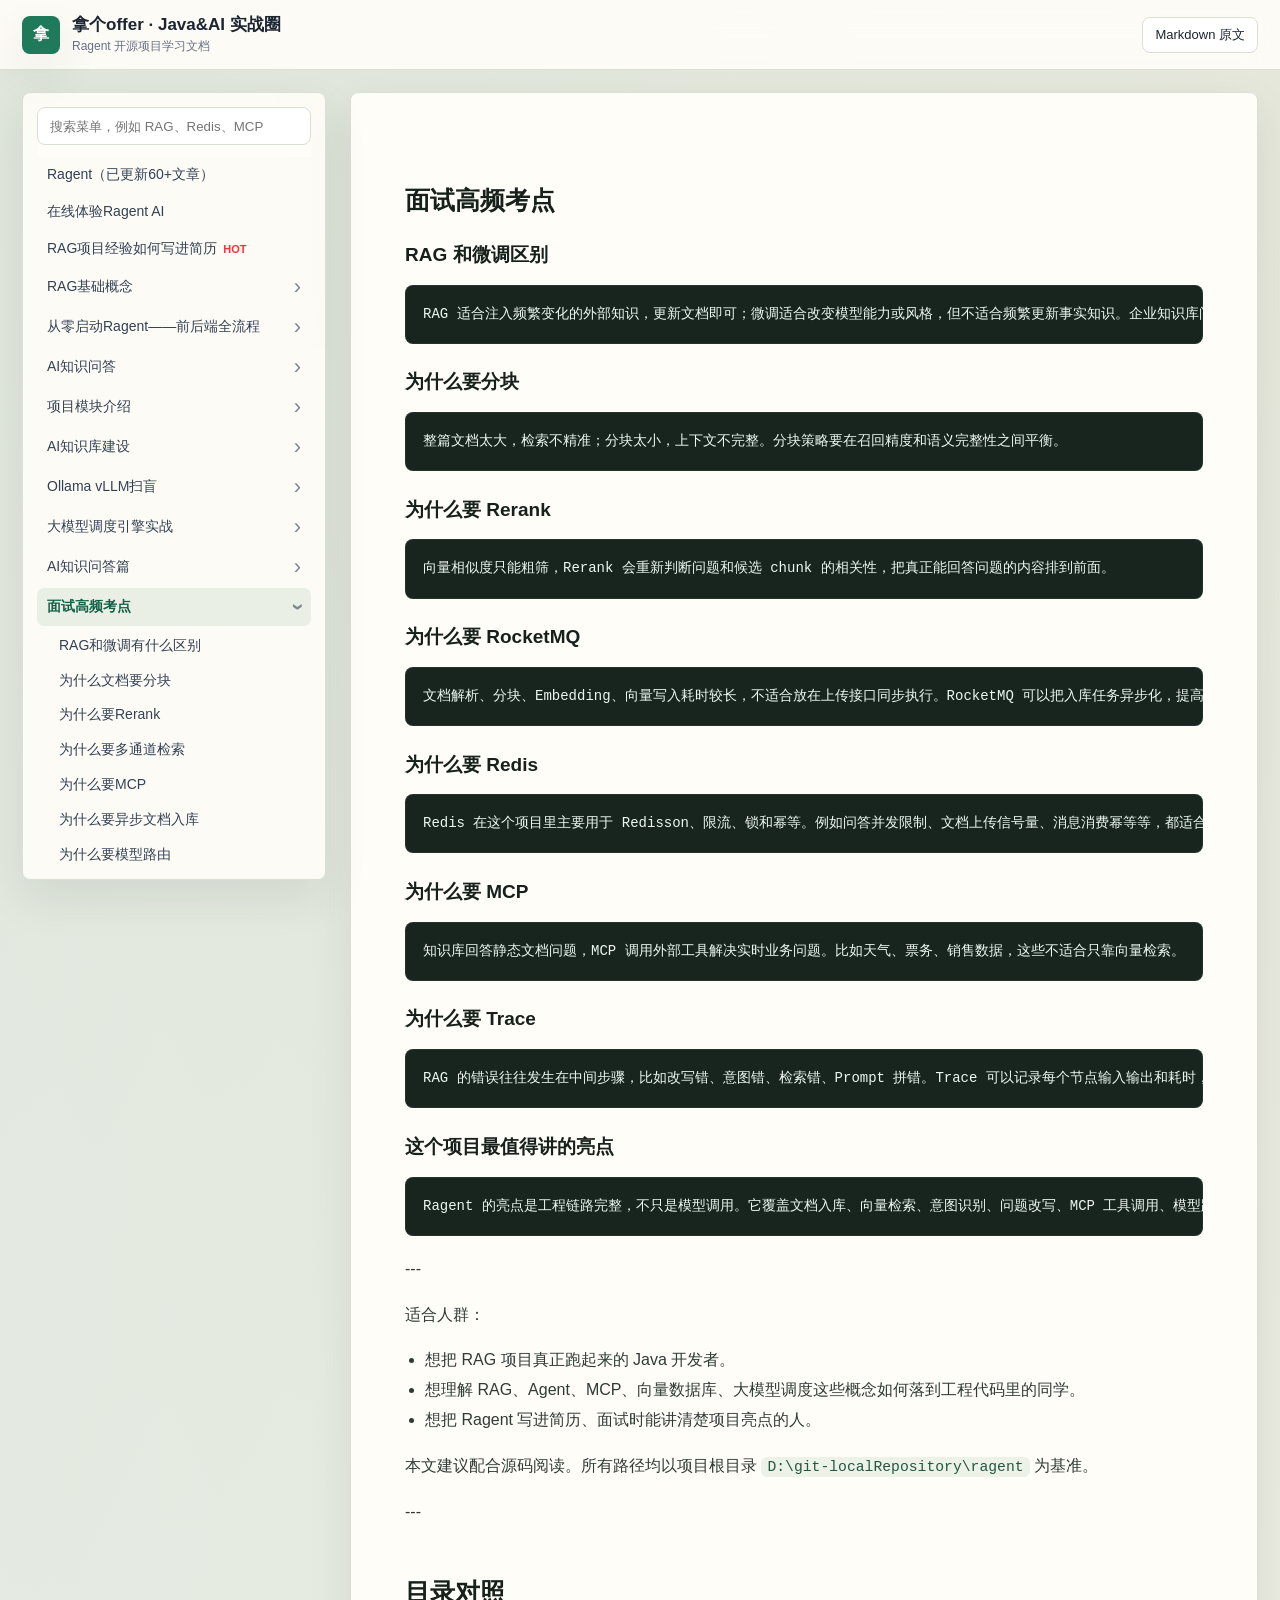
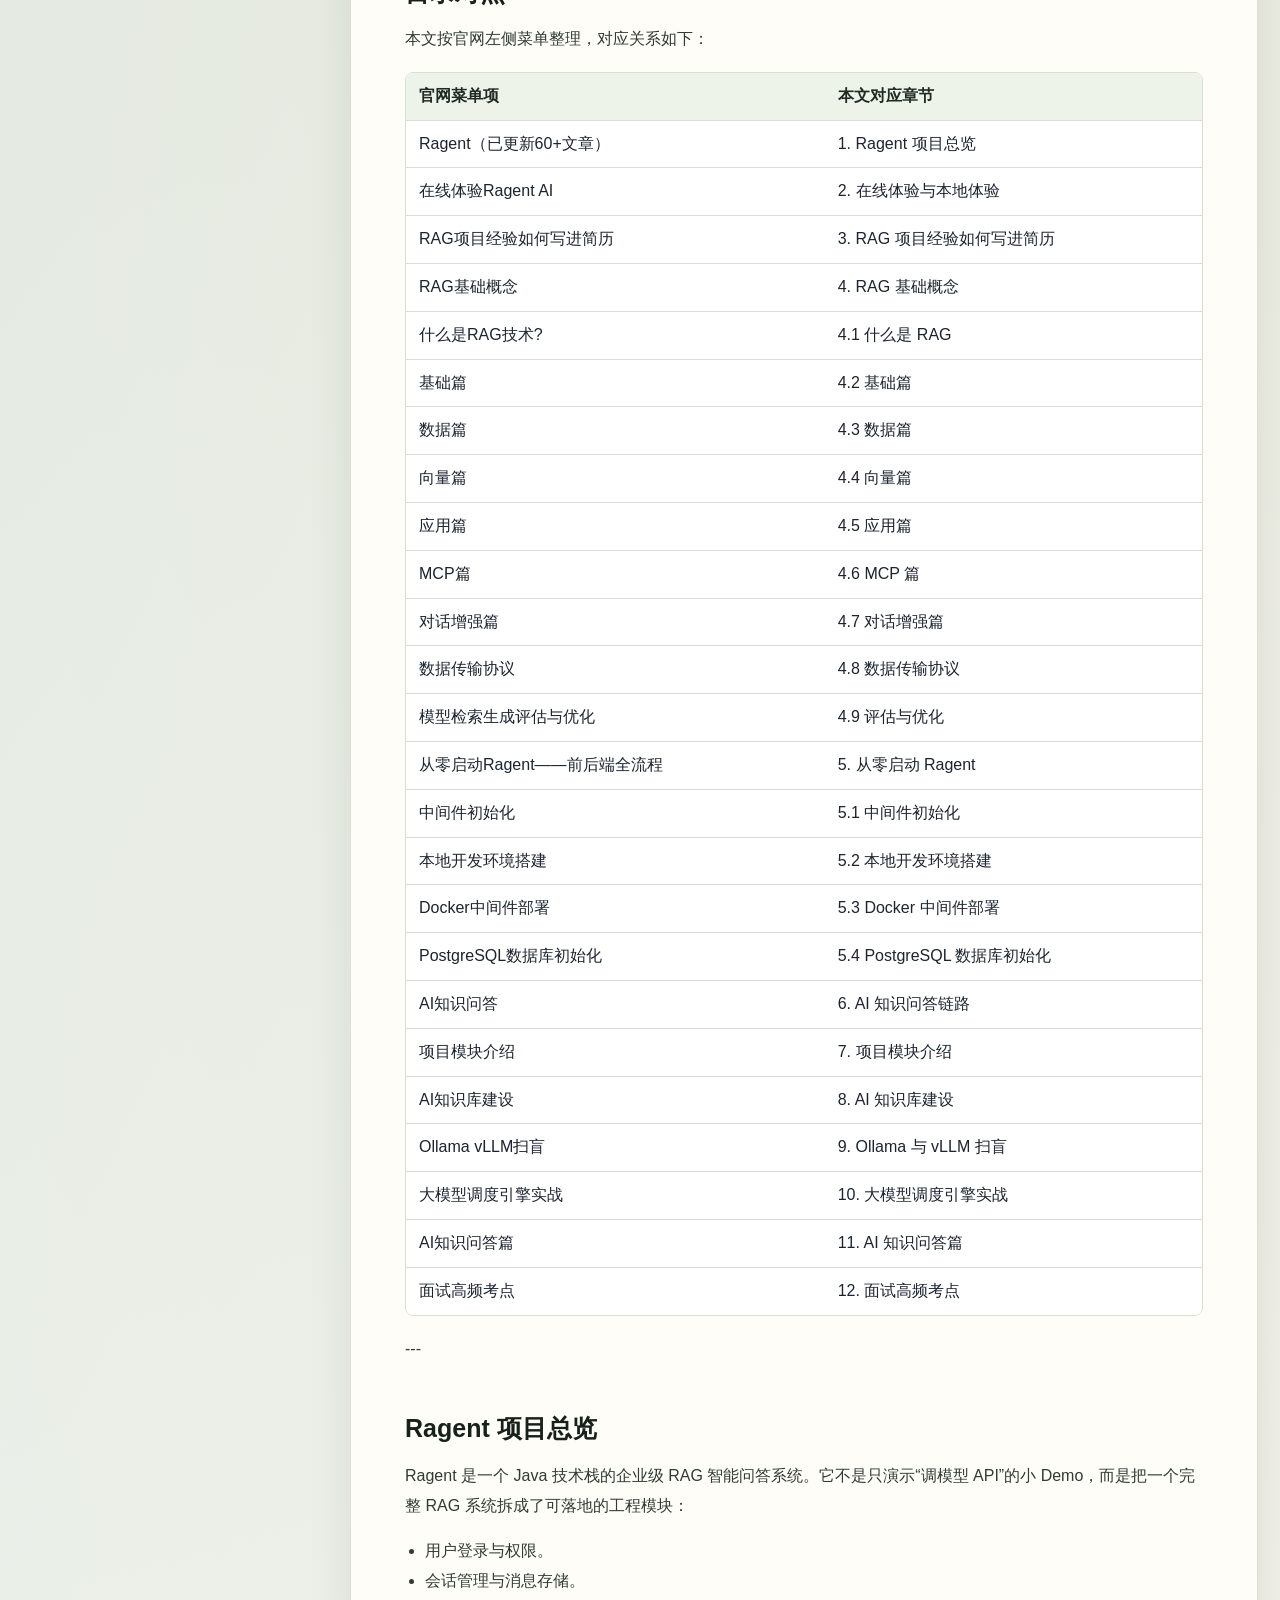
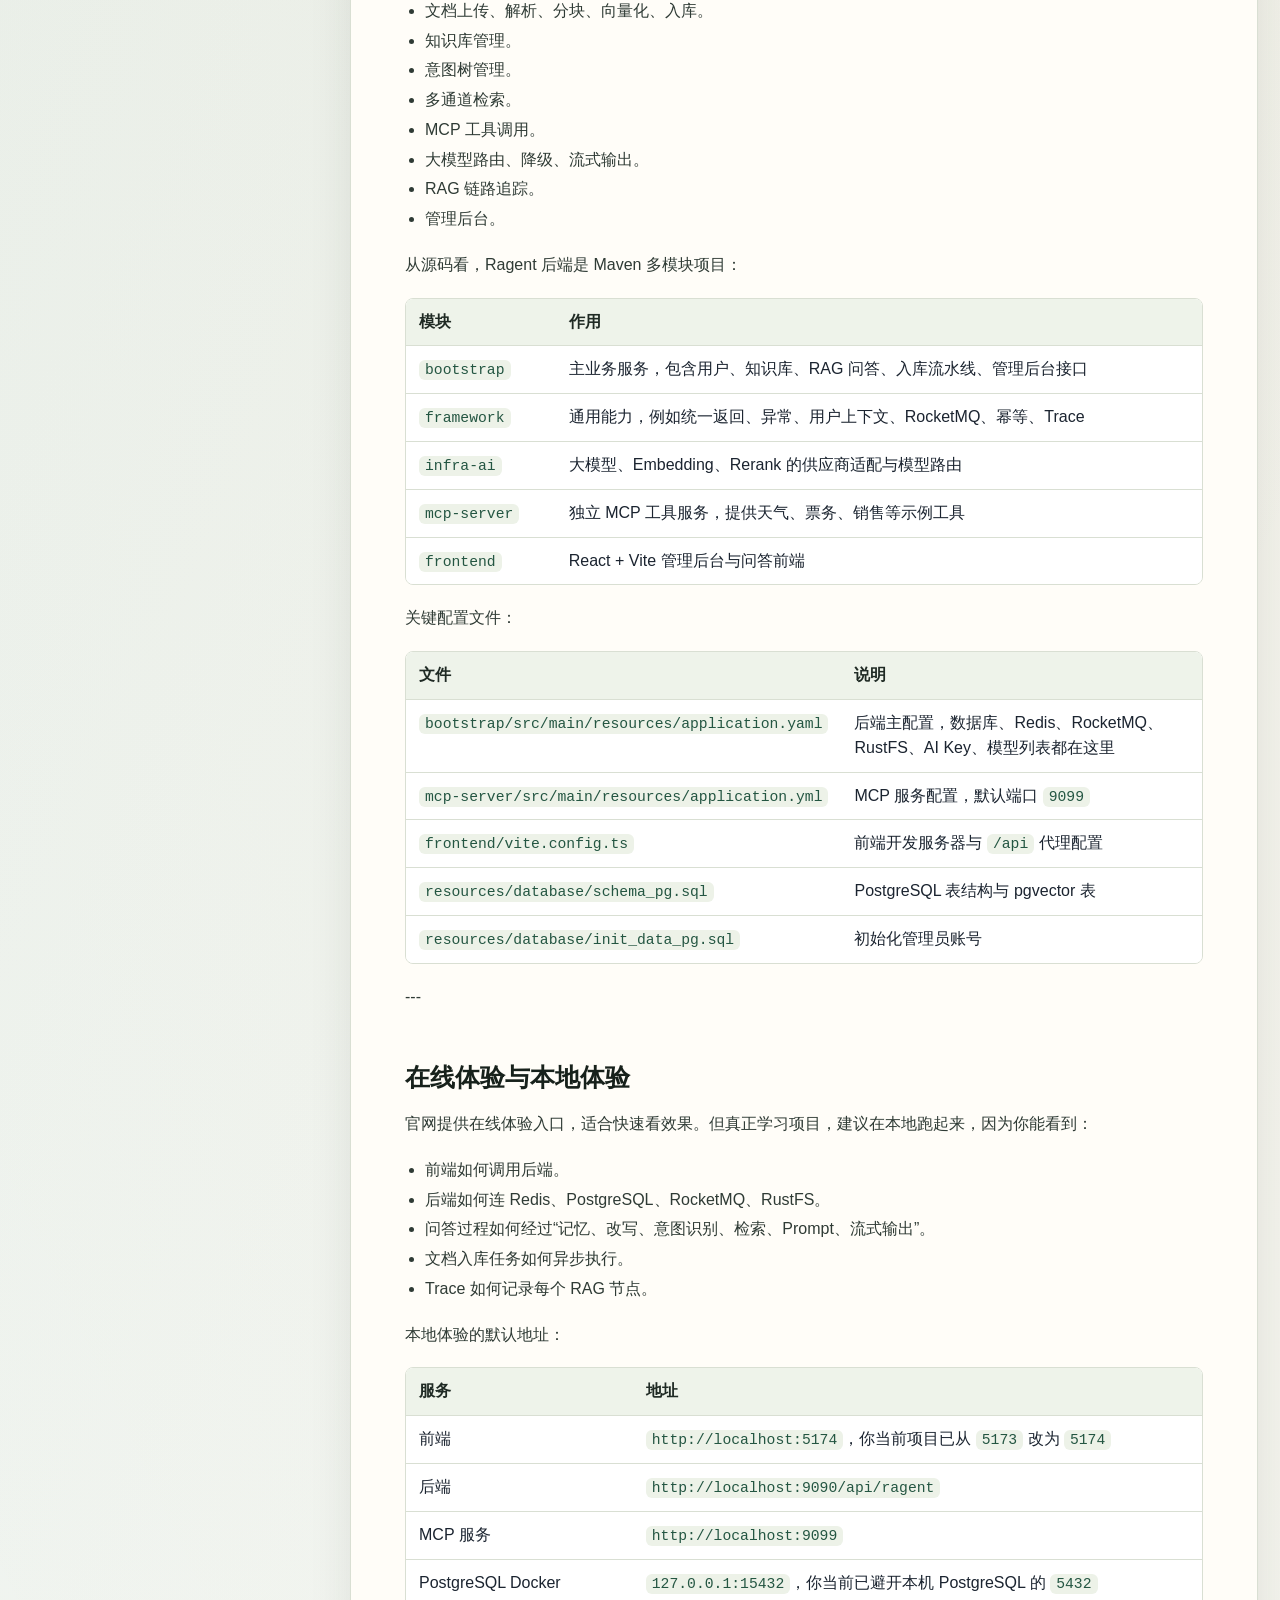
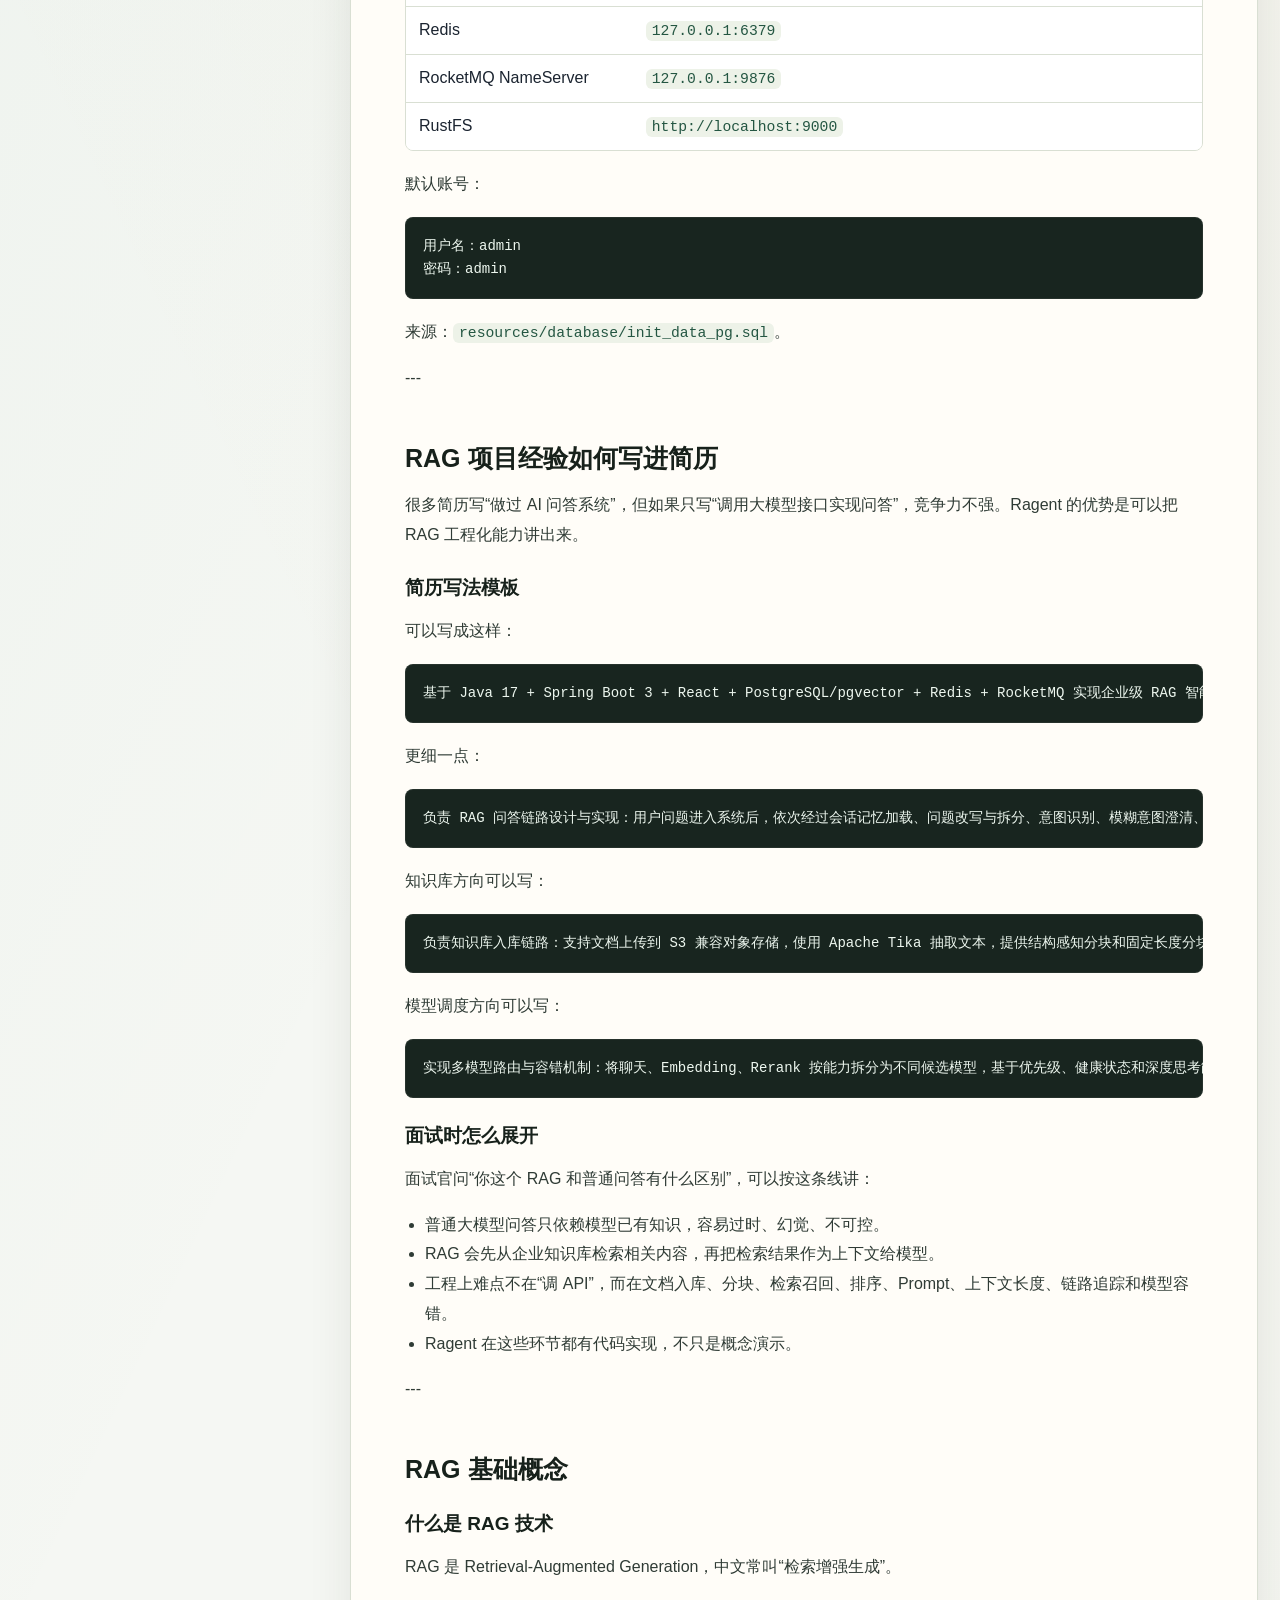
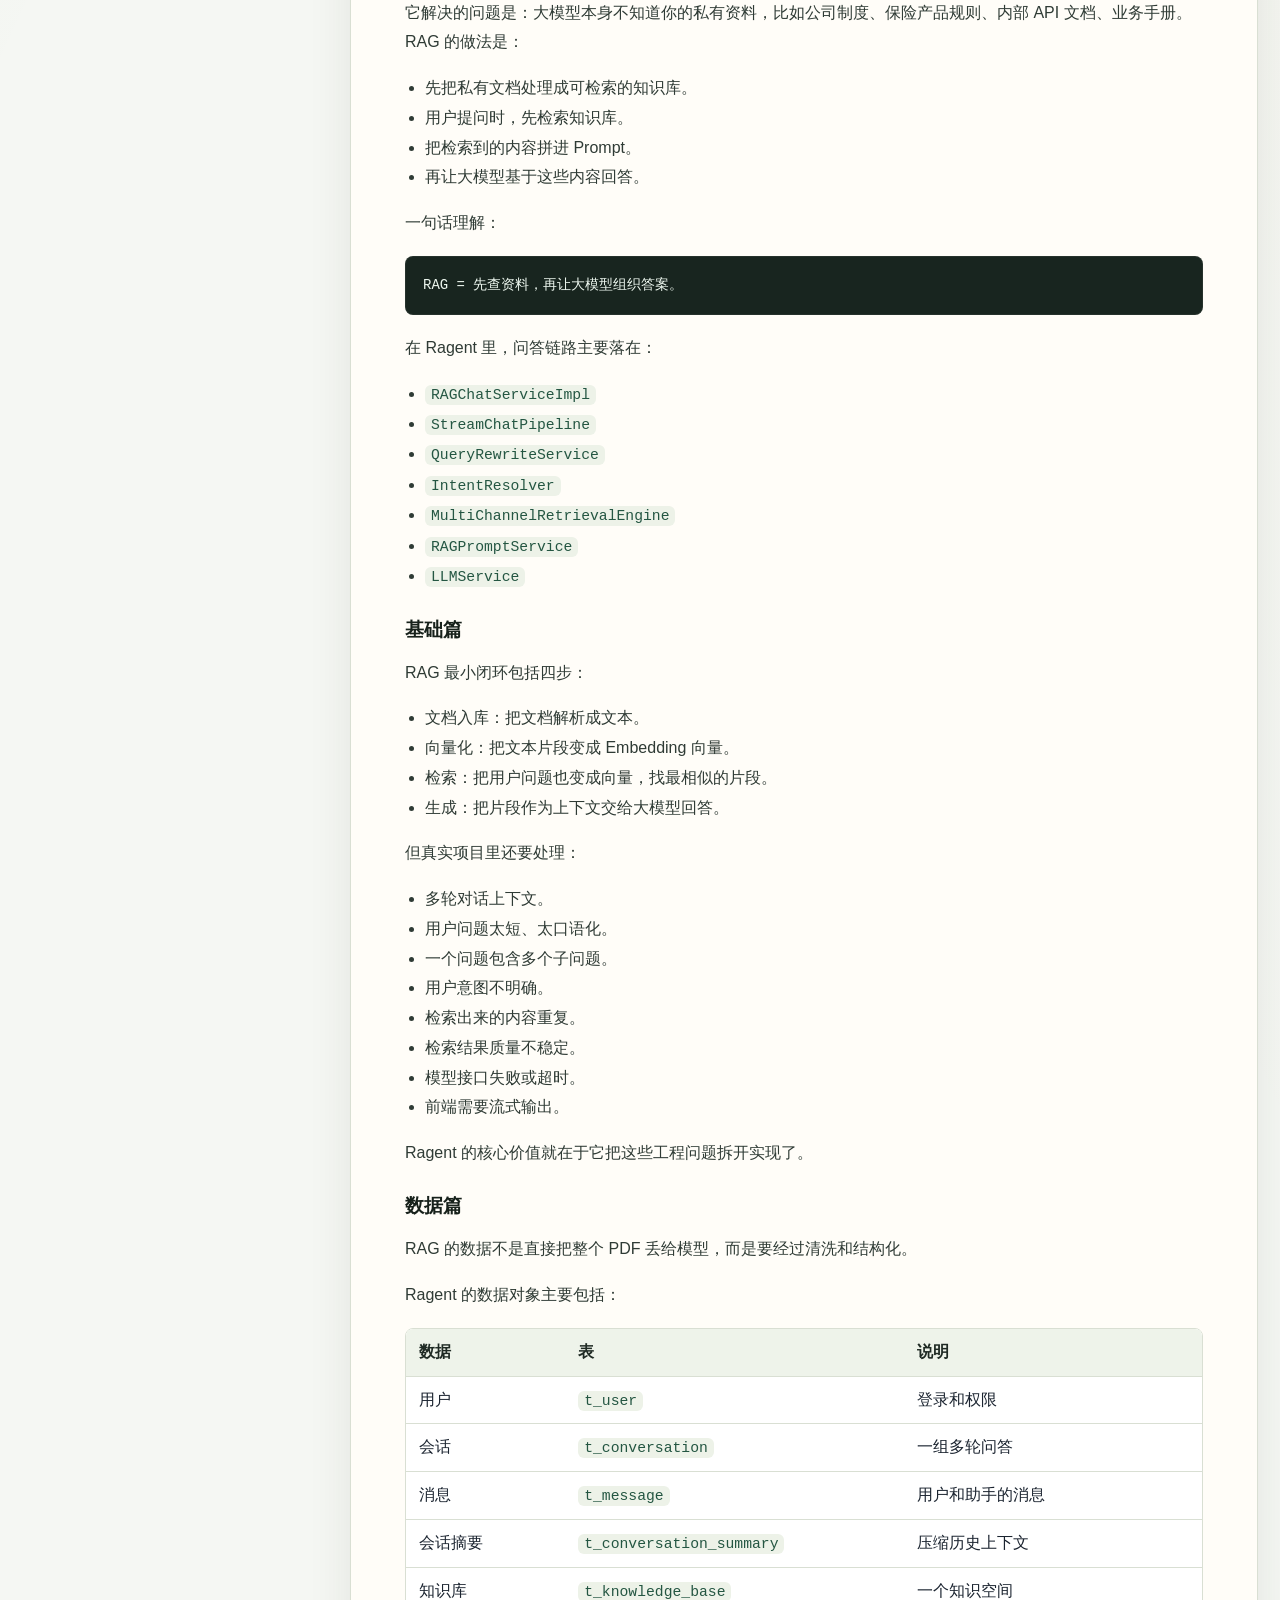
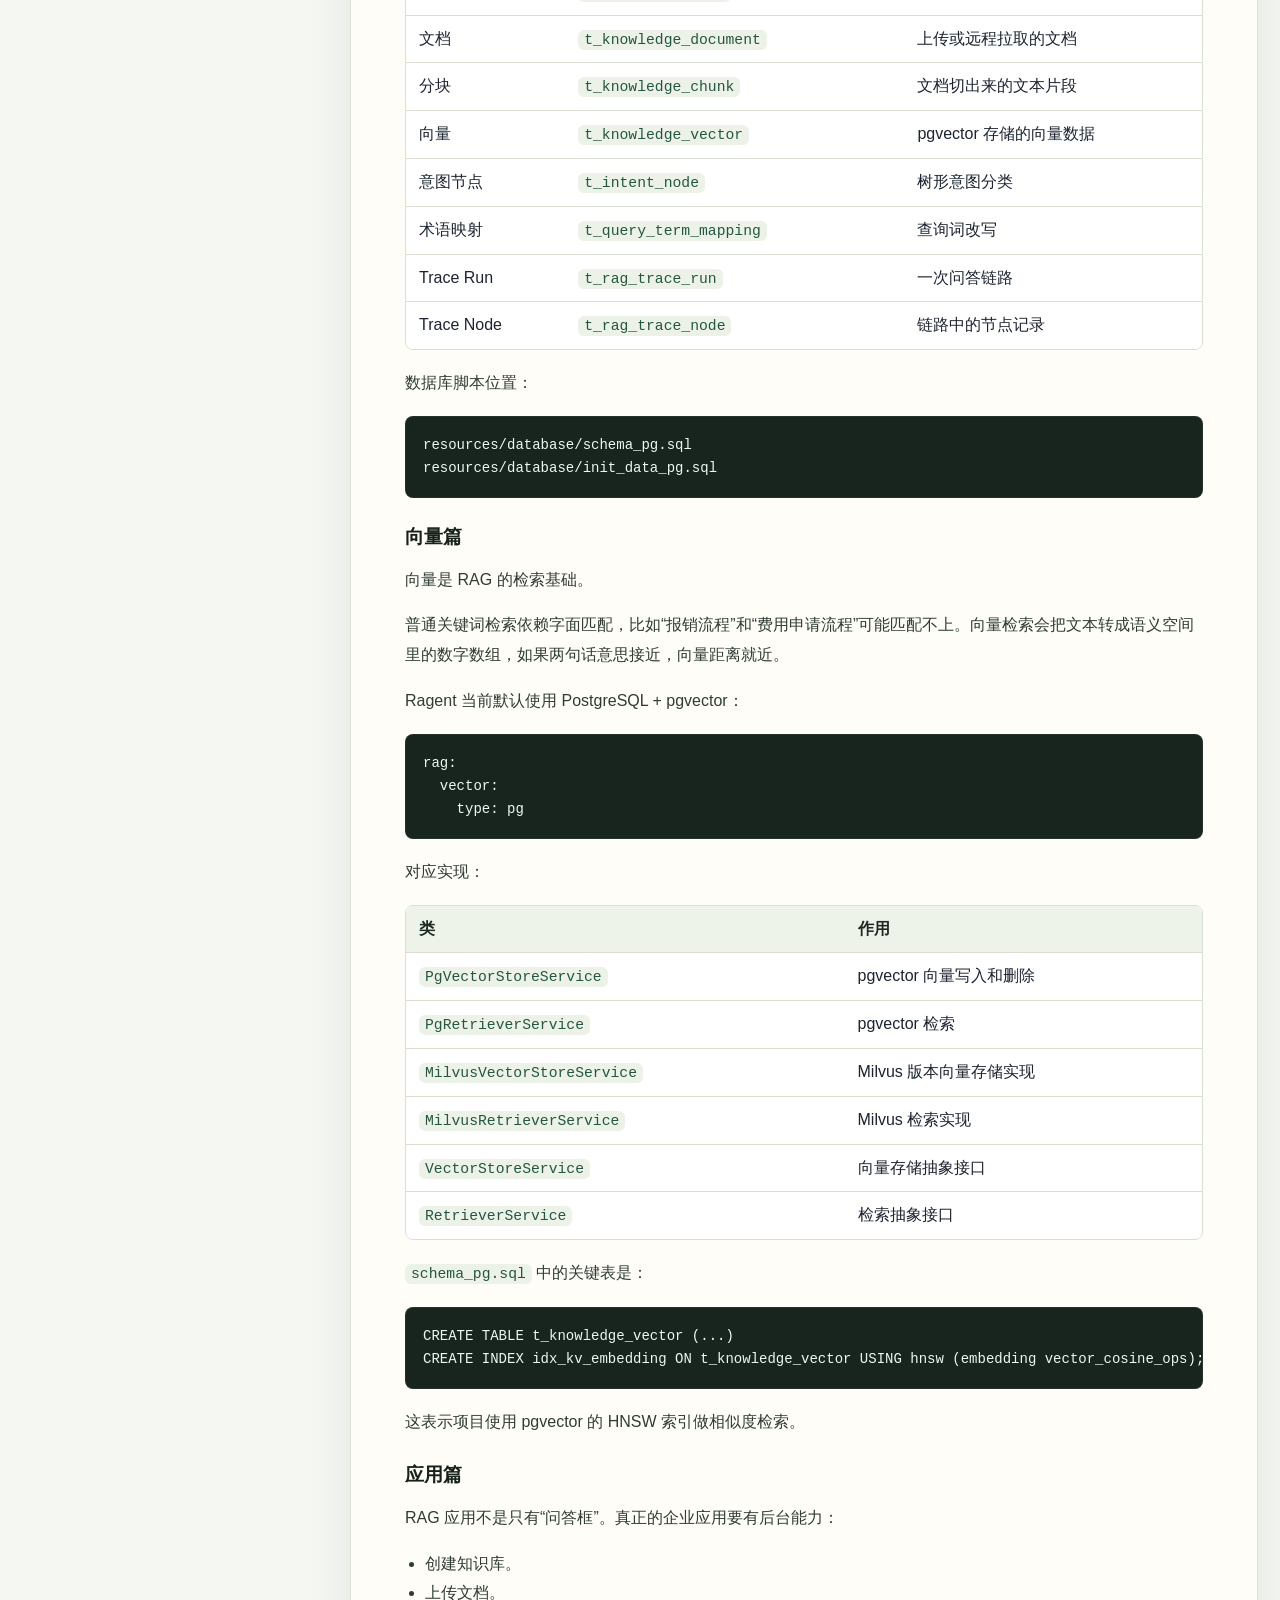
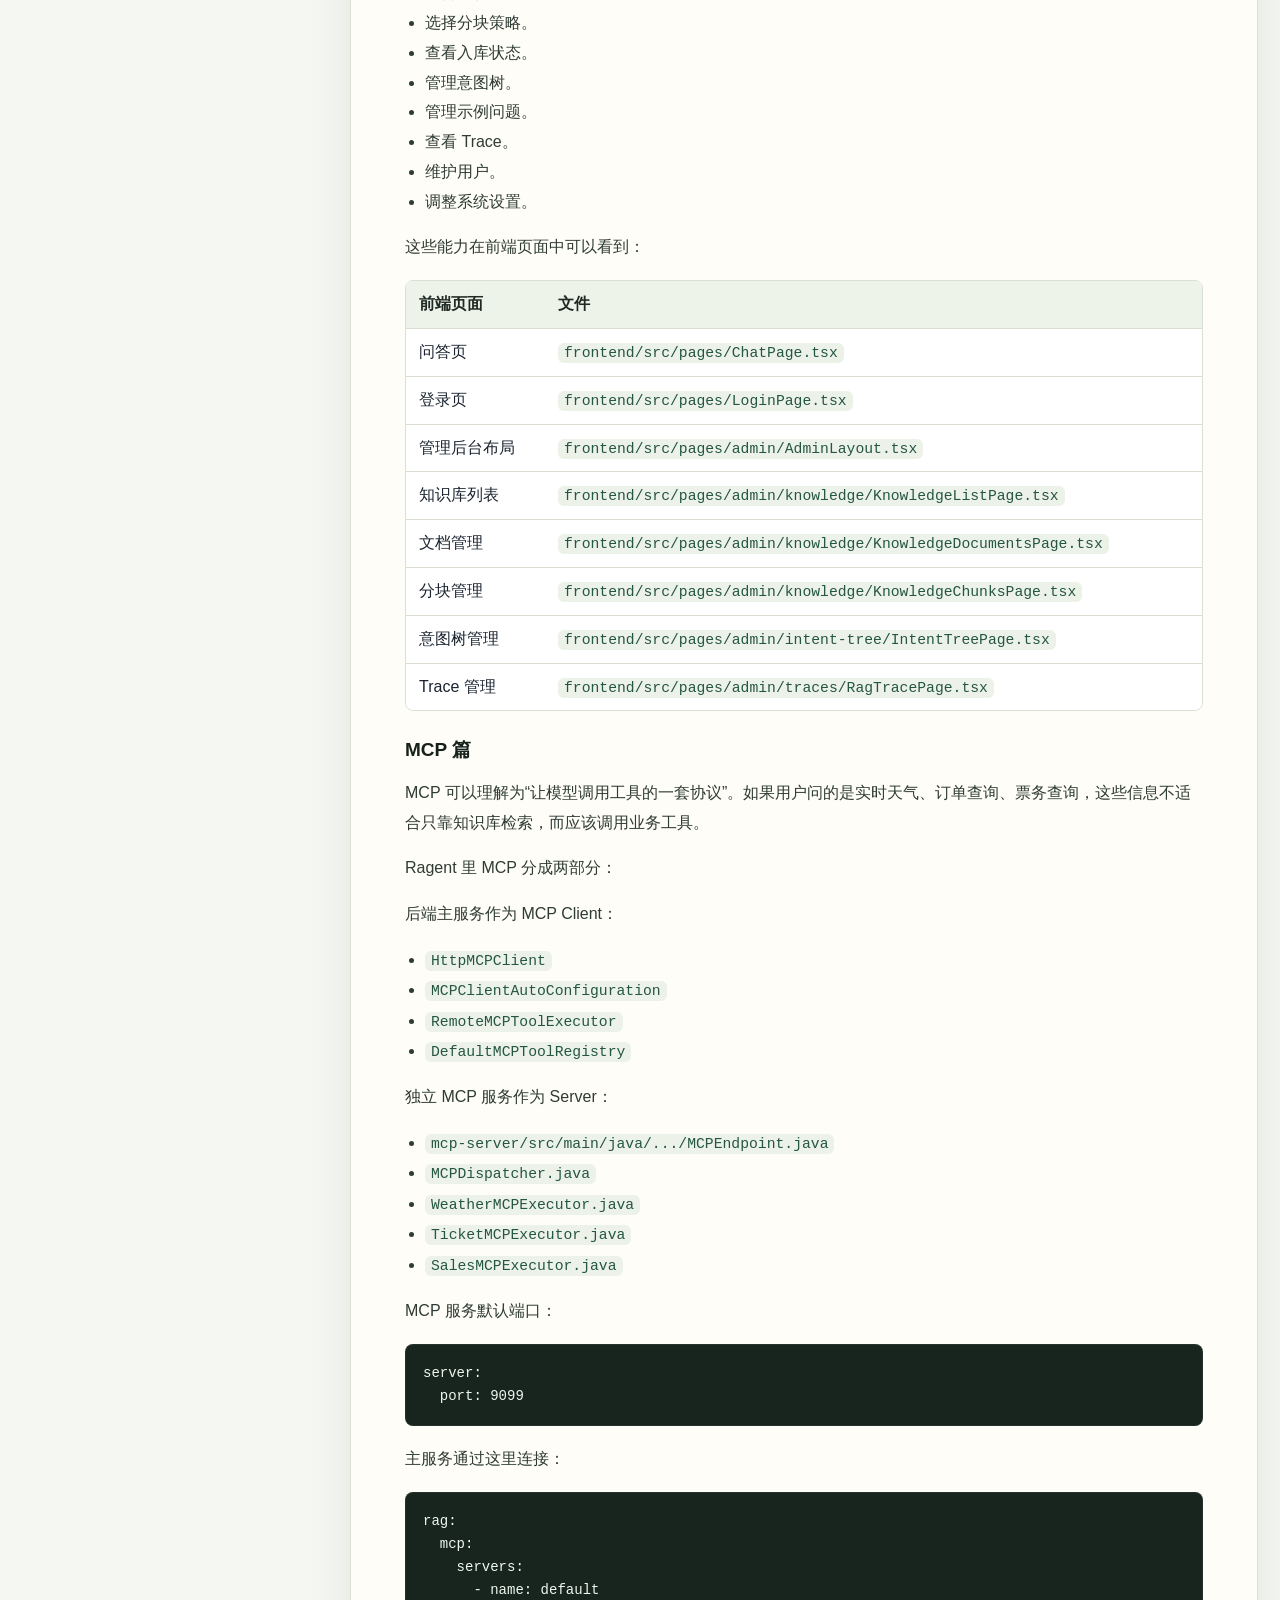
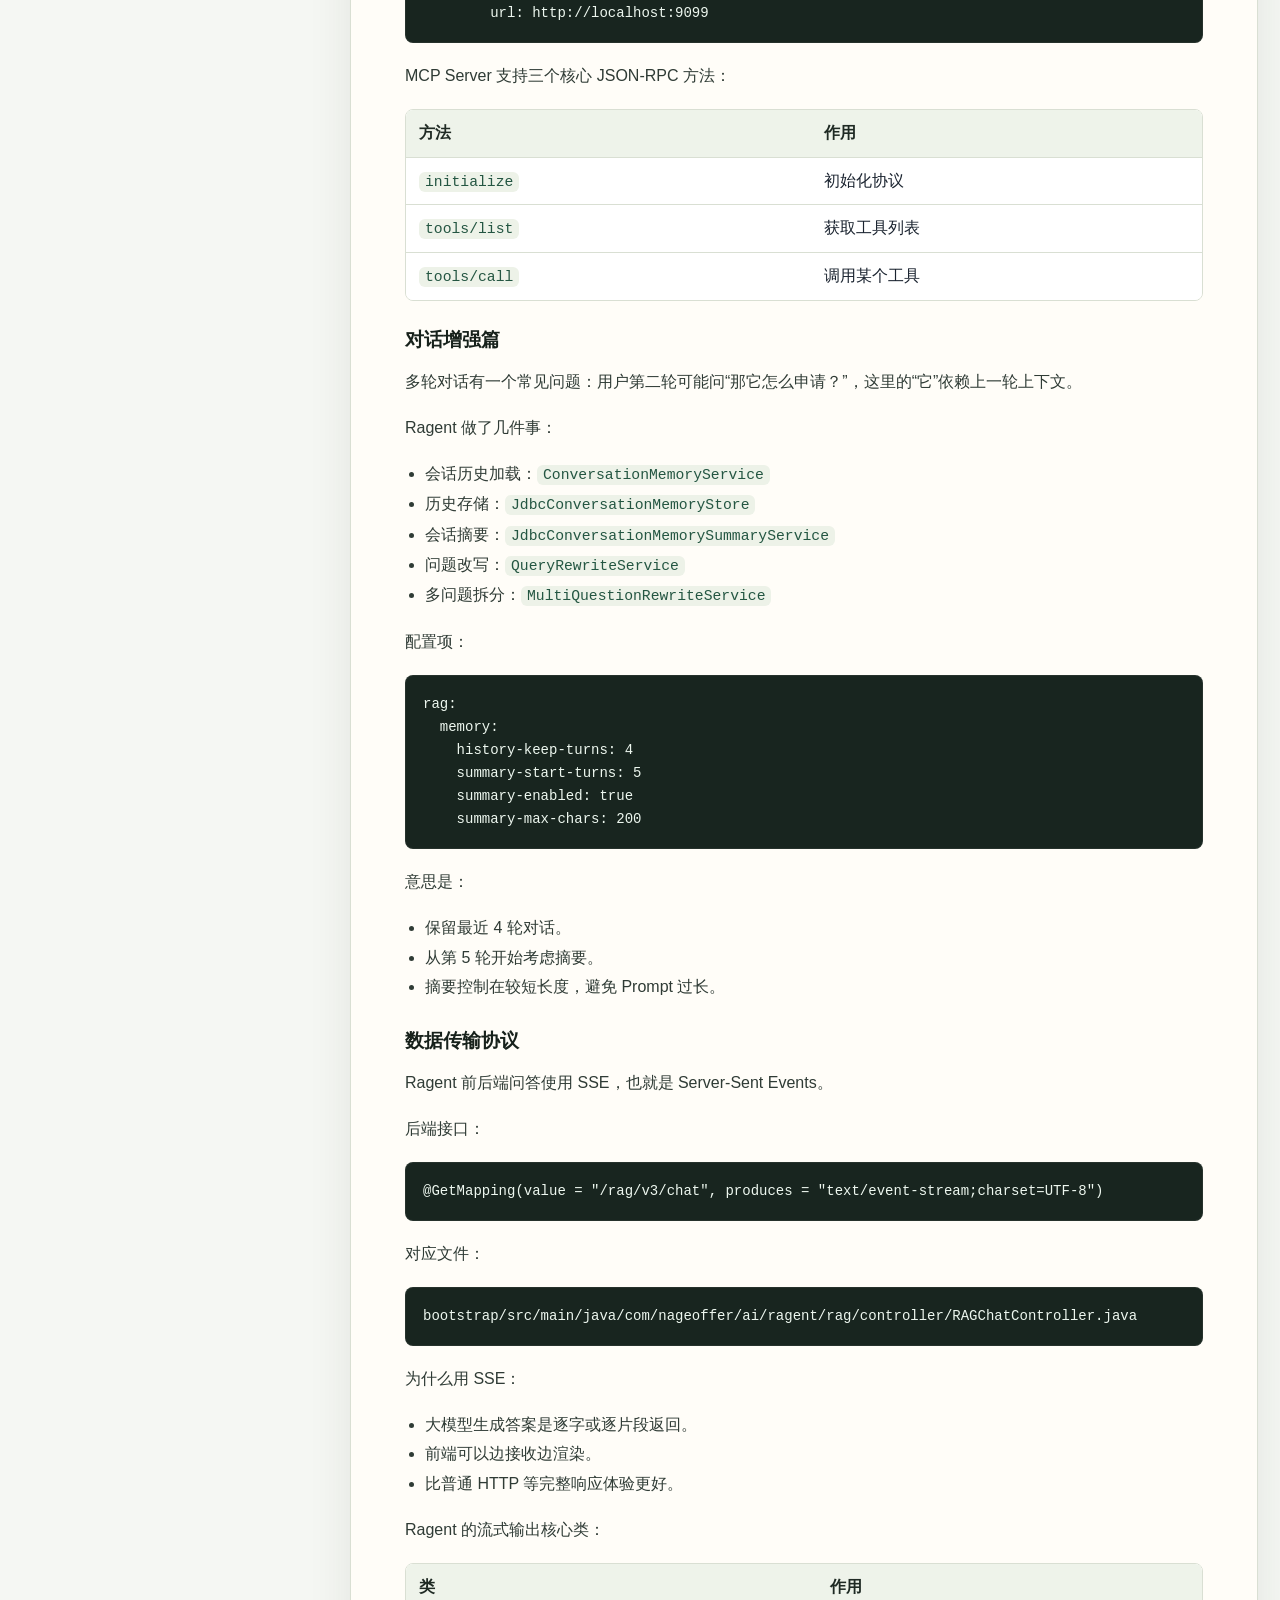
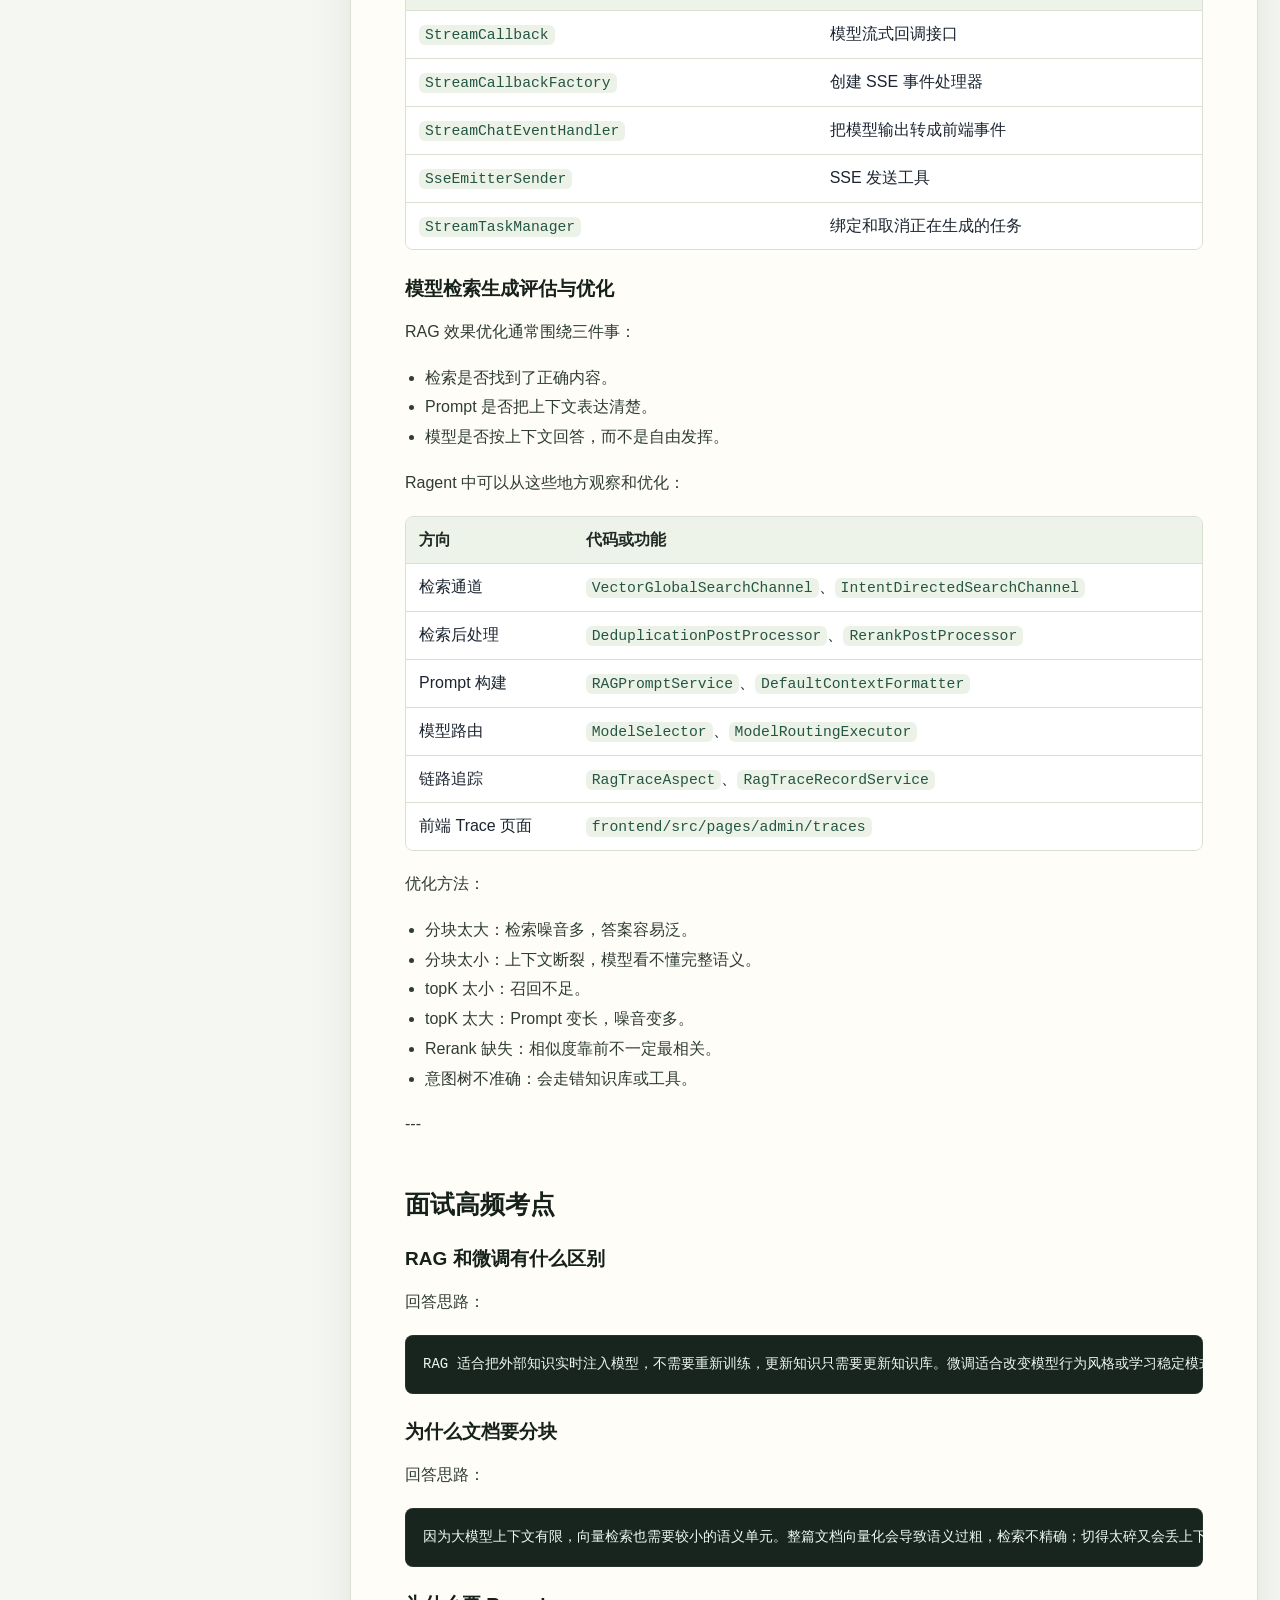
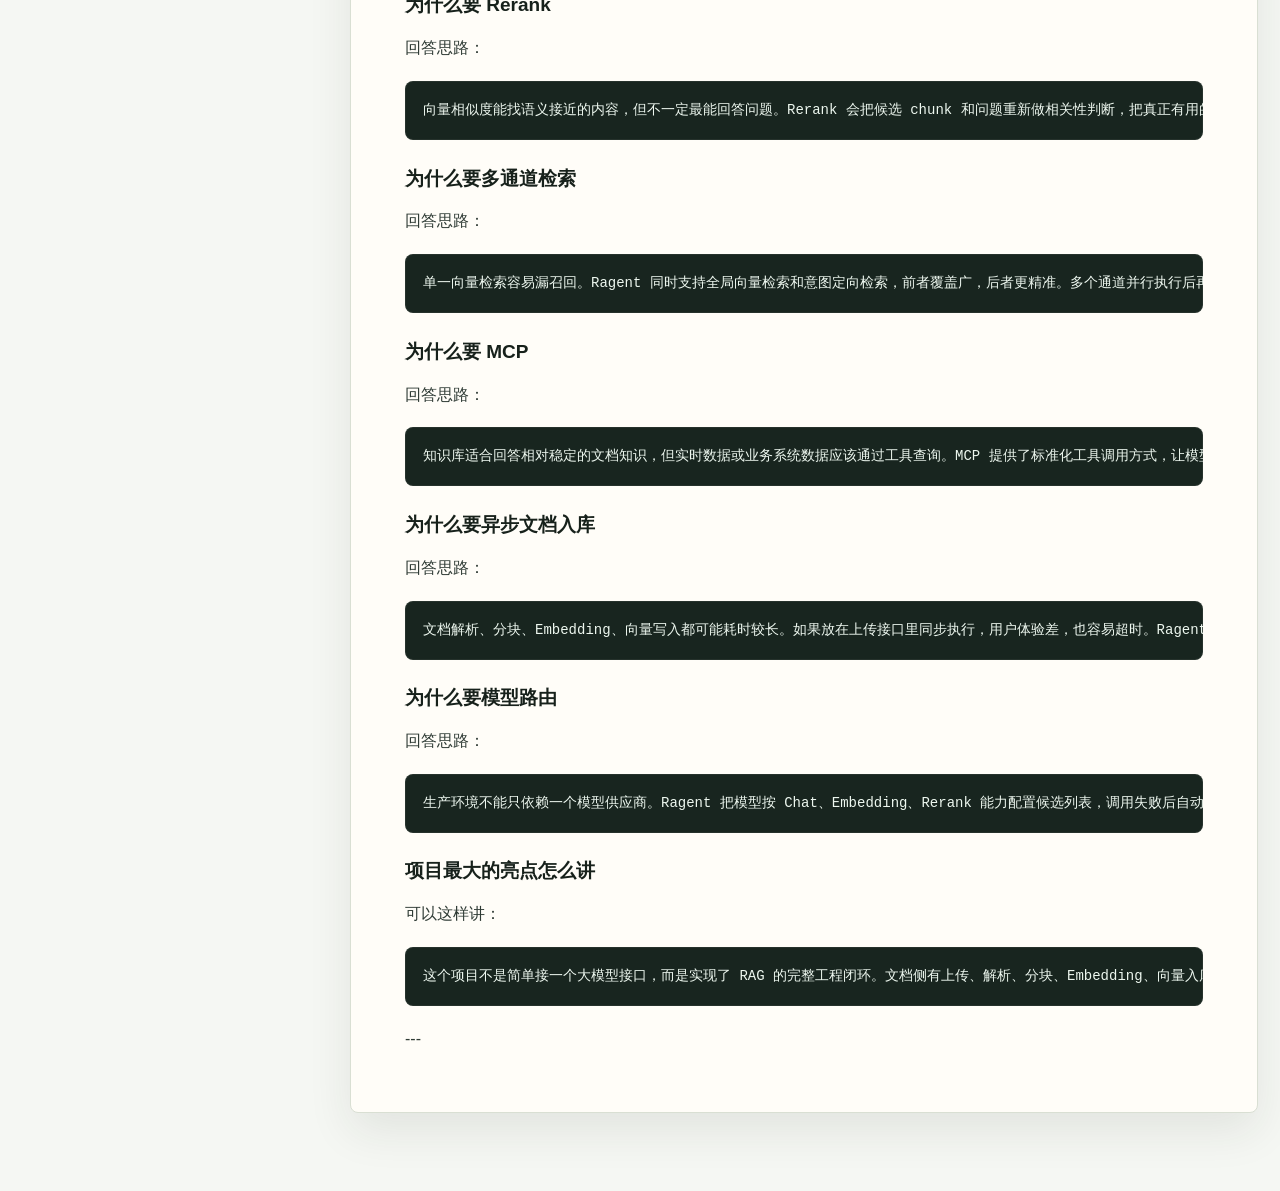
<file: interview.html>
<!doctype html>
<html lang="zh-CN">
<head>
  <meta charset="UTF-8" />
  <meta name="viewport" content="width=device-width, initial-scale=1.0" />
  <title>面试高频考点</title>
  <link rel="stylesheet" href="./styles.css" />
</head>
<body data-page="interview">
  <div class="reading-progress" id="readingProgress"></div>
  <header class="topbar">
    <button class="icon-button only-mobile" id="menuToggle" aria-label="打开目录">☰</button>
    <div class="brand">
      <span class="brand-mark">拿</span>
      <div>
        <div class="brand-title">拿个offer · Java&AI 实战圈</div>
        <div class="brand-subtitle">Ragent 开源项目学习文档</div>
      </div>
    </div>
    <a class="source-link" href="../ragent/docs/ragent-open-study-guide.md">Markdown 原文</a>
  </header>
  <div class="layout">
    <aside class="sidebar" id="sidebar">
      <div class="search-box">
        <input id="searchInput" type="search" placeholder="搜索菜单，例如 RAG、Redis、MCP" />
      </div>
      <nav class="nav" id="nav">
        <a href="./index.html#a-ragent" class="menu-link depth-0" data-heading="Ragent（已更新60+文章）">Ragent（已更新60+文章）</a>
<a href="./online-demo.html#b-在线体验-ragent-ai" class="menu-link depth-0" data-heading="在线体验Ragent AI">在线体验Ragent AI</a>
<a href="./resume.html#c-rag-项目经验如何写进简历" class="menu-link depth-0" data-heading="RAG项目经验如何写进简历">RAG项目经验如何写进简历<span class="menu-badge">HOT</span></a>
<div class="menu-group depth-0">
        <button class="menu-toggle" type="button" data-target="d-rag-基础概念" data-page="rag-basics" data-heading="RAG基础概念">
          <span>RAG基础概念</span>
          <span class="chevron">›</span>
        </button>
        <div class="menu-children">
          <a href="./rag-basics.html#d1-什么是-rag-技术" class="menu-link depth-1" data-heading="什么是RAG技术?">什么是RAG技术?</a>
<div class="menu-group depth-1">
        <button class="menu-toggle" type="button" data-target="e-rag-基础概念---基础篇" data-page="rag-basics" data-heading="基础篇">
          <span>基础篇</span>
          <span class="chevron">›</span>
        </button>
        <div class="menu-children">
          <a href="./rag-basics.html#e1-什么是大模型" class="menu-link depth-2" data-heading="什么是大模型">什么是大模型</a>
<a href="./rag-basics.html#e2-ragent-中大模型承担哪些任务" class="menu-link depth-2" data-heading="如何调用大模型">如何调用大模型</a>
<a href="./rag-basics.html#e3-如何调用大模型" class="menu-link depth-2" data-heading="如何写好Prompt工程">如何写好Prompt工程</a>
        </div>
      </div>
<div class="menu-group depth-1">
        <button class="menu-toggle" type="button" data-target="f-rag-基础概念---数据篇" data-page="rag-basics" data-heading="数据篇">
          <span>数据篇</span>
          <span class="chevron">›</span>
        </button>
        <div class="menu-children">
          <a href="./rag-basics.html#f1-用-apache-tika-解析文档" class="menu-link depth-2" data-heading="为什么需要文档解析">为什么需要文档解析</a>
<a href="./rag-basics.html#f2-为什么需要-tika" class="menu-link depth-2" data-heading="文档解析都有哪些坑">文档解析都有哪些坑</a>
<a href="./rag-basics.html#f3-ragent-文档解析流程" class="menu-link depth-2" data-heading="Ragent中如何解析文档">Ragent中如何解析文档</a>
<a href="./rag-basics.html#f4-数据分块-chunk-策略与实践" class="menu-link depth-2" data-heading="数据分块是什么">数据分块是什么</a>
<a href="./rag-basics.html#85-文档分块" class="menu-link depth-2" data-heading="固定长度分块">固定长度分块</a>
<a href="./rag-basics.html#85-文档分块" class="menu-link depth-2" data-heading="结构感知分块">结构感知分块</a>
        </div>
      </div>
<div class="menu-group depth-1">
        <button class="menu-toggle" type="button" data-target="g-rag-基础概念---向量篇" data-page="rag-basics" data-heading="向量篇">
          <span>向量篇</span>
          <span class="chevron">›</span>
        </button>
        <div class="menu-children">
          <a href="./rag-basics.html#g1-从文本到向量理解-embedding" class="menu-link depth-2" data-heading="什么是Embedding">什么是Embedding</a>
<a href="./rag-basics.html#g2-为什么不用普通-sql-like" class="menu-link depth-2" data-heading="什么是向量数据库">什么是向量数据库</a>
<a href="./rag-basics.html#44-向量篇" class="menu-link depth-2" data-heading="pgvector向量存储">pgvector向量存储</a>
<a href="./rag-basics.html#44-向量篇" class="menu-link depth-2" data-heading="Milvus向量存储">Milvus向量存储</a>
<a href="./rag-basics.html#44-向量篇" class="menu-link depth-2" data-heading="HNSW索引与相似度">HNSW索引与相似度</a>
        </div>
      </div>
<div class="menu-group depth-1">
        <button class="menu-toggle" type="button" data-target="h-rag-基础概念---应用篇" data-page="rag-basics" data-heading="应用篇">
          <span>应用篇</span>
          <span class="chevron">›</span>
        </button>
        <div class="menu-children">
          <a href="./rag-basics.html#81-知识库对象" class="menu-link depth-2" data-heading="知识库管理">知识库管理</a>
<a href="./rag-basics.html#82-文档上传" class="menu-link depth-2" data-heading="文档管理">文档管理</a>
<a href="./rag-basics.html#112-为什么要意图树" class="menu-link depth-2" data-heading="意图树管理">意图树管理</a>
<a href="./rag-basics.html#114-为什么要-trace" class="menu-link depth-2" data-heading="Trace链路追踪">Trace链路追踪</a>
        </div>
      </div>
<div class="menu-group depth-1">
        <button class="menu-toggle" type="button" data-target="i-rag-基础概念---mcp-篇" data-page="rag-basics" data-heading="MCP篇">
          <span>MCP篇</span>
          <span class="chevron">›</span>
        </button>
        <div class="menu-children">
          <a href="./rag-basics.html#46-mcp-篇" class="menu-link depth-2" data-heading="MCP是什么">MCP是什么</a>
<a href="./rag-basics.html#o4-mcp-server" class="menu-link depth-2" data-heading="MCP Server">MCP Server</a>
<a href="./rag-basics.html#46-mcp-篇" class="menu-link depth-2" data-heading="tools/list与tools/call">tools/list与tools/call</a>
<a href="./rag-basics.html#46-mcp-篇" class="menu-link depth-2" data-heading="Ragent如何调用MCP">Ragent如何调用MCP</a>
        </div>
      </div>
<div class="menu-group depth-1">
        <button class="menu-toggle" type="button" data-target="j-rag-基础概念---对话增强篇" data-page="rag-basics" data-heading="对话增强篇">
          <span>对话增强篇</span>
          <span class="chevron">›</span>
        </button>
        <div class="menu-children">
          <a href="./rag-basics.html#61-会话记忆" class="menu-link depth-2" data-heading="会话记忆">会话记忆</a>
<a href="./rag-basics.html#62-问题改写" class="menu-link depth-2" data-heading="问题改写">问题改写</a>
<a href="./rag-basics.html#47-对话增强篇" class="menu-link depth-2" data-heading="多问题拆分">多问题拆分</a>
<a href="./rag-basics.html#47-对话增强篇" class="menu-link depth-2" data-heading="意图澄清">意图澄清</a>
        </div>
      </div>
<div class="menu-group depth-1">
        <button class="menu-toggle" type="button" data-target="48-数据传输协议" data-page="rag-basics" data-heading="数据传输协议">
          <span>数据传输协议</span>
          <span class="chevron">›</span>
        </button>
        <div class="menu-children">
          <a href="./rag-basics.html#48-数据传输协议" class="menu-link depth-2" data-heading="SSE协议与流式响应">SSE协议与流式响应</a>
<a href="./rag-basics.html#48-数据传输协议" class="menu-link depth-2" data-heading="SpringBoot SSE服务端实战">SpringBoot SSE服务端实战</a>
        </div>
      </div>
<div class="menu-group depth-1">
        <button class="menu-toggle" type="button" data-target="ragent-开源项目平替学习文档" data-page="rag-basics" data-heading="模型检索生成评估与优化">
          <span>模型检索生成评估与优化</span>
          <span class="chevron">›</span>
        </button>
        <div class="menu-children">
          <a href="./rag-basics.html#ragent-开源项目平替学习文档" class="menu-link depth-2" data-heading="检索效果怎么判断">检索效果怎么判断</a>
<a href="./rag-basics.html#ragent-开源项目平替学习文档" class="menu-link depth-2" data-heading="召回率与准确率">召回率与准确率</a>
<a href="./rag-basics.html#123-为什么要-rerank" class="menu-link depth-2" data-heading="Rerank优化">Rerank优化</a>
<a href="./rag-basics.html#114-为什么要-trace" class="menu-link depth-2" data-heading="Trace辅助调优">Trace辅助调优</a>
        </div>
      </div>
        </div>
      </div>
<div class="menu-group depth-0">
        <button class="menu-toggle" type="button" data-target="m-从零启动-ragent-前后端全流程" data-page="getting-started" data-heading="从零启动Ragent——前后端全流程">
          <span>从零启动Ragent——前后端全流程</span>
          <span class="chevron">›</span>
        </button>
        <div class="menu-children">
          <div class="menu-group depth-1">
        <button class="menu-toggle" type="button" data-target="m1-中间件初始化" data-page="getting-started" data-heading="中间件初始化">
          <span>中间件初始化</span>
          <span class="chevron">›</span>
        </button>
        <div class="menu-children">
          <a href="./getting-started.html#m2-本地开发环境搭建" class="menu-link depth-2" data-heading="本地开发环境搭建">本地开发环境搭建</a>
<a href="./getting-started.html#m3-docker-中间件部署" class="menu-link depth-2" data-heading="Docker中间件部署">Docker中间件部署</a>
<a href="./getting-started.html#m4-postgresql-数据库初始化" class="menu-link depth-2" data-heading="PostgreSQL数据库初始化">PostgreSQL数据库初始化</a>
        </div>
      </div>
        </div>
      </div>
<div class="menu-group depth-0">
        <button class="menu-toggle" type="button" data-target="n-ai-知识问答" data-page="ai-qa" data-heading="AI知识问答">
          <span>AI知识问答</span>
          <span class="chevron">›</span>
        </button>
        <div class="menu-children">
          <a href="./ai-qa.html#n1-用户提问后发生了什么" class="menu-link depth-1" data-heading="会话记忆">会话记忆</a>
<a href="./ai-qa.html#n2-streamchatpipeline-逐行理解" class="menu-link depth-1" data-heading="问题改写">问题改写</a>
<a href="./ai-qa.html#n3-问答链路中的关键设计" class="menu-link depth-1" data-heading="意图识别">意图识别</a>
<a href="./ai-qa.html#64-多通道检索" class="menu-link depth-1" data-heading="多通道检索">多通道检索</a>
<a href="./ai-qa.html#65-prompt-构建" class="menu-link depth-1" data-heading="Prompt构建">Prompt构建</a>
<a href="./ai-qa.html#66-流式输出" class="menu-link depth-1" data-heading="流式输出">流式输出</a>
        </div>
      </div>
<div class="menu-group depth-0">
        <button class="menu-toggle" type="button" data-target="o-项目模块介绍" data-page="modules" data-heading="项目模块介绍">
          <span>项目模块介绍</span>
          <span class="chevron">›</span>
        </button>
        <div class="menu-children">
          <a href="./modules.html#71-bootstrap" class="menu-link depth-1" data-heading="bootstrap业务入口">bootstrap业务入口</a>
<a href="./modules.html#72-framework" class="menu-link depth-1" data-heading="framework通用能力">framework通用能力</a>
<a href="./modules.html#73-infra-ai" class="menu-link depth-1" data-heading="infra-ai模型基础设施">infra-ai模型基础设施</a>
<a href="./modules.html#74-mcp-server" class="menu-link depth-1" data-heading="mcp-server工具服务">mcp-server工具服务</a>
<a href="./modules.html#75-frontend" class="menu-link depth-1" data-heading="frontend前端模块">frontend前端模块</a>
        </div>
      </div>
<div class="menu-group depth-0">
        <button class="menu-toggle" type="button" data-target="p-ai-知识库建设" data-page="knowledge-base" data-heading="AI知识库建设">
          <span>AI知识库建设</span>
          <span class="chevron">›</span>
        </button>
        <div class="menu-children">
          <a href="./knowledge-base.html#p1-知识库建设主流程" class="menu-link depth-1" data-heading="知识库对象">知识库对象</a>
<a href="./knowledge-base.html#p2-关键接口" class="menu-link depth-1" data-heading="文档上传">文档上传</a>
<a href="./knowledge-base.html#p3-普通分块模式" class="menu-link depth-1" data-heading="文件存储">文件存储</a>
<a href="./knowledge-base.html#p4-pipeline-模式" class="menu-link depth-1" data-heading="文档解析">文档解析</a>
<a href="./knowledge-base.html#85-文档分块" class="menu-link depth-1" data-heading="文档分块">文档分块</a>
<a href="./knowledge-base.html#86-向量化" class="menu-link depth-1" data-heading="向量化">向量化</a>
<a href="./knowledge-base.html#87-异步入库" class="menu-link depth-1" data-heading="异步入库">异步入库</a>
<a href="./knowledge-base.html#88-pipeline-入库" class="menu-link depth-1" data-heading="Pipeline入库">Pipeline入库</a>
        </div>
      </div>
<div class="menu-group depth-0">
        <button class="menu-toggle" type="button" data-target="q-ollama-vllm-扫盲" data-page="ollama-vllm" data-heading="Ollama vLLM扫盲">
          <span>Ollama vLLM扫盲</span>
          <span class="chevron">›</span>
        </button>
        <div class="menu-children">
          <a href="./ollama-vllm.html#q1-ollama" class="menu-link depth-1" data-heading="Ollama是什么">Ollama是什么</a>
<a href="./ollama-vllm.html#q2-vllm" class="menu-link depth-1" data-heading="vLLM是什么">vLLM是什么</a>
        </div>
      </div>
<div class="menu-group depth-0">
        <button class="menu-toggle" type="button" data-target="r-大模型调度引擎实战" data-page="model-scheduler" data-heading="大模型调度引擎实战">
          <span>大模型调度引擎实战</span>
          <span class="chevron">›</span>
        </button>
        <div class="menu-children">
          <a href="./model-scheduler.html#r1-为什么要模型调度" class="menu-link depth-1" data-heading="AI基础设施层宏观设计">AI基础设施层宏观设计</a>
<a href="./model-scheduler.html#r2-ragent-的模型调度类" class="menu-link depth-1" data-heading="多模型路由与智能选择">多模型路由与智能选择</a>
<a href="./model-scheduler.html#r3-执行逻辑" class="menu-link depth-1" data-heading="三态熔断器与故障转移">三态熔断器与故障转移</a>
<a href="./model-scheduler.html#r4-面试怎么讲" class="menu-link depth-1" data-heading="Chat同步调用与模板方法">Chat同步调用与模板方法</a>
<a href="./model-scheduler.html#ragent-开源项目平替学习文档" class="menu-link depth-1" data-heading="SSE流式解析与异步执行">SSE流式解析与异步执行</a>
<a href="./model-scheduler.html#ragent-开源项目平替学习文档" class="menu-link depth-1" data-heading="流式路由的首包探测机制">流式路由的首包探测机制</a>
<a href="./model-scheduler.html#ragent-开源项目平替学习文档" class="menu-link depth-1" data-heading="Embedding向量化客户端">Embedding向量化客户端</a>
<a href="./model-scheduler.html#ragent-开源项目平替学习文档" class="menu-link depth-1" data-heading="Rerank重排序与辅助工具">Rerank重排序与辅助工具</a>
        </div>
      </div>
<div class="menu-group depth-0">
        <button class="menu-toggle" type="button" data-target="s-ai-知识问答篇" data-page="ai-qa-advanced" data-heading="AI知识问答篇">
          <span>AI知识问答篇</span>
          <span class="chevron">›</span>
        </button>
        <div class="menu-children">
          <a href="./ai-qa-advanced.html#s1-多通道检索" class="menu-link depth-1" data-heading="一次问答从前端到后端">一次问答从前端到后端</a>
<a href="./ai-qa-advanced.html#s2-为什么要意图定向检索" class="menu-link depth-1" data-heading="为什么要意图树">为什么要意图树</a>
<a href="./ai-qa-advanced.html#s3-空检索怎么处理" class="menu-link depth-1" data-heading="为什么要查询词映射">为什么要查询词映射</a>
<a href="./ai-qa-advanced.html#114-为什么要-trace" class="menu-link depth-1" data-heading="为什么要Trace">为什么要Trace</a>
        </div>
      </div>
<div class="menu-group depth-0">
        <button class="menu-toggle" type="button" data-target="t-面试高频考点" data-page="interview" data-heading="面试高频考点">
          <span>面试高频考点</span>
          <span class="chevron">›</span>
        </button>
        <div class="menu-children">
          <a href="#t1-rag-和微调区别" class="menu-link depth-1" data-heading="RAG和微调有什么区别">RAG和微调有什么区别</a>
<a href="#t2-为什么要分块" class="menu-link depth-1" data-heading="为什么文档要分块">为什么文档要分块</a>
<a href="#t3-为什么要-rerank" class="menu-link depth-1" data-heading="为什么要Rerank">为什么要Rerank</a>
<a href="#t4-为什么要-rocketmq" class="menu-link depth-1" data-heading="为什么要多通道检索">为什么要多通道检索</a>
<a href="#t5-为什么要-redis" class="menu-link depth-1" data-heading="为什么要MCP">为什么要MCP</a>
<a href="#t6-为什么要-mcp" class="menu-link depth-1" data-heading="为什么要异步文档入库">为什么要异步文档入库</a>
<a href="#t7-为什么要-trace" class="menu-link depth-1" data-heading="为什么要模型路由">为什么要模型路由</a>
<a href="#t8-这个项目最值得讲的亮点" class="menu-link depth-1" data-heading="项目亮点怎么讲">项目亮点怎么讲</a>
        </div>
      </div>
<div class="menu-group depth-0">
        <button class="menu-toggle" type="button" data-target="13-常见启动错误速查" data-page="faq" data-heading="常见启动错误速查">
          <span>常见启动错误速查</span>
          <span class="chevron">›</span>
        </button>
        <div class="menu-children">
          <a href="./faq.html#131-docker-api-连接失败" class="menu-link depth-1" data-heading="Docker API 连接失败">Docker API 连接失败</a>
<a href="./faq.html#132-后端连不上-redis" class="menu-link depth-1" data-heading="后端连不上 Redis">后端连不上 Redis</a>
<a href="./faq.html#133-后端数据库密码错误" class="menu-link depth-1" data-heading="后端数据库密码错误">后端数据库密码错误</a>
<a href="./faq.html#134-rocketmq-dashboard-打不开" class="menu-link depth-1" data-heading="RocketMQ Dashboard 打不开">RocketMQ Dashboard 打不开</a>
<a href="./faq.html#135-前端-5173-端口冲突" class="menu-link depth-1" data-heading="前端 5173 端口冲突">前端 5173 端口冲突</a>
        </div>
      </div>
<a href="./study-path.html#14-推荐学习路线" class="menu-link depth-0" data-heading="推荐学习路线">推荐学习路线</a>
<a href="./summary.html#15-一句话总结" class="menu-link depth-0" data-heading="一句话总结">一句话总结</a>
<div class="menu-muted depth-0">内容正在持续更新中...</div>
      </nav>
    </aside>
    <main class="content">
      <article class="doc" id="doc">
        <h2 id="t-面试高频考点">面试高频考点<a class="heading-anchor" href="#t-面试高频考点" aria-label="Link to 面试高频考点">#</a></h2>

<h3 id="t1-rag-和微调区别">RAG 和微调区别<a class="heading-anchor" href="#t1-rag-和微调区别" aria-label="Link to RAG 和微调区别">#</a></h3>
<pre><code class="language-text">RAG 适合注入频繁变化的外部知识，更新文档即可；微调适合改变模型能力或风格，但不适合频繁更新事实知识。企业知识库问答一般优先 RAG。</code></pre>

<h3 id="t2-为什么要分块">为什么要分块<a class="heading-anchor" href="#t2-为什么要分块" aria-label="Link to 为什么要分块">#</a></h3>
<pre><code class="language-text">整篇文档太大，检索不精准；分块太小，上下文不完整。分块策略要在召回精度和语义完整性之间平衡。</code></pre>

<h3 id="t3-为什么要-rerank">为什么要 Rerank<a class="heading-anchor" href="#t3-为什么要-rerank" aria-label="Link to 为什么要 Rerank">#</a></h3>
<pre><code class="language-text">向量相似度只能粗筛，Rerank 会重新判断问题和候选 chunk 的相关性，把真正能回答问题的内容排到前面。</code></pre>

<h3 id="t4-为什么要-rocketmq">为什么要 RocketMQ<a class="heading-anchor" href="#t4-为什么要-rocketmq" aria-label="Link to 为什么要 RocketMQ">#</a></h3>
<pre><code class="language-text">文档解析、分块、Embedding、向量写入耗时较长，不适合放在上传接口同步执行。RocketMQ 可以把入库任务异步化，提高接口响应速度，也便于失败记录和重试。</code></pre>

<h3 id="t5-为什么要-redis">为什么要 Redis<a class="heading-anchor" href="#t5-为什么要-redis" aria-label="Link to 为什么要 Redis">#</a></h3>
<pre><code class="language-text">Redis 在这个项目里主要用于 Redisson、限流、锁和幂等。例如问答并发限制、文档上传信号量、消息消费幂等等，都适合用 Redis 支撑。</code></pre>

<h3 id="t6-为什么要-mcp">为什么要 MCP<a class="heading-anchor" href="#t6-为什么要-mcp" aria-label="Link to 为什么要 MCP">#</a></h3>
<pre><code class="language-text">知识库回答静态文档问题，MCP 调用外部工具解决实时业务问题。比如天气、票务、销售数据，这些不适合只靠向量检索。</code></pre>

<h3 id="t7-为什么要-trace">为什么要 Trace<a class="heading-anchor" href="#t7-为什么要-trace" aria-label="Link to 为什么要 Trace">#</a></h3>
<pre><code class="language-text">RAG 的错误往往发生在中间步骤，比如改写错、意图错、检索错、Prompt 拼错。Trace 可以记录每个节点输入输出和耗时，帮助定位效果问题。</code></pre>

<h3 id="t8-这个项目最值得讲的亮点">这个项目最值得讲的亮点<a class="heading-anchor" href="#t8-这个项目最值得讲的亮点" aria-label="Link to 这个项目最值得讲的亮点">#</a></h3>
<pre><code class="language-text">Ragent 的亮点是工程链路完整，不只是模型调用。它覆盖文档入库、向量检索、意图识别、问题改写、MCP 工具调用、模型路由、SSE 流式输出、Redis 限流、RocketMQ 异步任务和 Trace 排障，能体现完整的企业级 RAG 落地能力。</code></pre>
<p>---</p>
<p>适合人群：</p>
<ul>
<li>想把 RAG 项目真正跑起来的 Java 开发者。</li>
<li>想理解 RAG、Agent、MCP、向量数据库、大模型调度这些概念如何落到工程代码里的同学。</li>
<li>想把 Ragent 写进简历、面试时能讲清楚项目亮点的人。</li>
</ul>
<p>本文建议配合源码阅读。所有路径均以项目根目录 <code>D:\git-localRepository\ragent</code> 为基准。</p>
<p>---</p>

<h2 id="目录对照">目录对照<a class="heading-anchor" href="#目录对照" aria-label="Link to 目录对照">#</a></h2>
<p>本文按官网左侧菜单整理，对应关系如下：</p>
<div class="table-wrap"><table>
<thead><tr>
<th>官网菜单项</th>
<th>本文对应章节</th>
</tr></thead>
<tbody>
<tr>
<td>Ragent（已更新60+文章）</td>
<td>1. Ragent 项目总览</td>
</tr>
<tr>
<td>在线体验Ragent AI</td>
<td>2. 在线体验与本地体验</td>
</tr>
<tr>
<td>RAG项目经验如何写进简历</td>
<td>3. RAG 项目经验如何写进简历</td>
</tr>
<tr>
<td>RAG基础概念</td>
<td>4. RAG 基础概念</td>
</tr>
<tr>
<td>什么是RAG技术?</td>
<td>4.1 什么是 RAG</td>
</tr>
<tr>
<td>基础篇</td>
<td>4.2 基础篇</td>
</tr>
<tr>
<td>数据篇</td>
<td>4.3 数据篇</td>
</tr>
<tr>
<td>向量篇</td>
<td>4.4 向量篇</td>
</tr>
<tr>
<td>应用篇</td>
<td>4.5 应用篇</td>
</tr>
<tr>
<td>MCP篇</td>
<td>4.6 MCP 篇</td>
</tr>
<tr>
<td>对话增强篇</td>
<td>4.7 对话增强篇</td>
</tr>
<tr>
<td>数据传输协议</td>
<td>4.8 数据传输协议</td>
</tr>
<tr>
<td>模型检索生成评估与优化</td>
<td>4.9 评估与优化</td>
</tr>
<tr>
<td>从零启动Ragent——前后端全流程</td>
<td>5. 从零启动 Ragent</td>
</tr>
<tr>
<td>中间件初始化</td>
<td>5.1 中间件初始化</td>
</tr>
<tr>
<td>本地开发环境搭建</td>
<td>5.2 本地开发环境搭建</td>
</tr>
<tr>
<td>Docker中间件部署</td>
<td>5.3 Docker 中间件部署</td>
</tr>
<tr>
<td>PostgreSQL数据库初始化</td>
<td>5.4 PostgreSQL 数据库初始化</td>
</tr>
<tr>
<td>AI知识问答</td>
<td>6. AI 知识问答链路</td>
</tr>
<tr>
<td>项目模块介绍</td>
<td>7. 项目模块介绍</td>
</tr>
<tr>
<td>AI知识库建设</td>
<td>8. AI 知识库建设</td>
</tr>
<tr>
<td>Ollama vLLM扫盲</td>
<td>9. Ollama 与 vLLM 扫盲</td>
</tr>
<tr>
<td>大模型调度引擎实战</td>
<td>10. 大模型调度引擎实战</td>
</tr>
<tr>
<td>AI知识问答篇</td>
<td>11. AI 知识问答篇</td>
</tr>
<tr>
<td>面试高频考点</td>
<td>12. 面试高频考点</td>
</tr>
</tbody>
</table></div>
<p>---</p>

<h2 id="1-ragent-项目总览">Ragent 项目总览<a class="heading-anchor" href="#1-ragent-项目总览" aria-label="Link to Ragent 项目总览">#</a></h2>
<p>Ragent 是一个 Java 技术栈的企业级 RAG 智能问答系统。它不是只演示“调模型 API”的小 Demo，而是把一个完整 RAG 系统拆成了可落地的工程模块：</p>
<ul>
<li>用户登录与权限。</li>
<li>会话管理与消息存储。</li>
<li>文档上传、解析、分块、向量化、入库。</li>
<li>知识库管理。</li>
<li>意图树管理。</li>
<li>多通道检索。</li>
<li>MCP 工具调用。</li>
<li>大模型路由、降级、流式输出。</li>
<li>RAG 链路追踪。</li>
<li>管理后台。</li>
</ul>
<p>从源码看，Ragent 后端是 Maven 多模块项目：</p>
<div class="table-wrap"><table>
<thead><tr>
<th>模块</th>
<th>作用</th>
</tr></thead>
<tbody>
<tr>
<td><code>bootstrap</code></td>
<td>主业务服务，包含用户、知识库、RAG 问答、入库流水线、管理后台接口</td>
</tr>
<tr>
<td><code>framework</code></td>
<td>通用能力，例如统一返回、异常、用户上下文、RocketMQ、幂等、Trace</td>
</tr>
<tr>
<td><code>infra-ai</code></td>
<td>大模型、Embedding、Rerank 的供应商适配与模型路由</td>
</tr>
<tr>
<td><code>mcp-server</code></td>
<td>独立 MCP 工具服务，提供天气、票务、销售等示例工具</td>
</tr>
<tr>
<td><code>frontend</code></td>
<td>React + Vite 管理后台与问答前端</td>
</tr>
</tbody>
</table></div>
<p>关键配置文件：</p>
<div class="table-wrap"><table>
<thead><tr>
<th>文件</th>
<th>说明</th>
</tr></thead>
<tbody>
<tr>
<td><code>bootstrap/src/main/resources/application.yaml</code></td>
<td>后端主配置，数据库、Redis、RocketMQ、RustFS、AI Key、模型列表都在这里</td>
</tr>
<tr>
<td><code>mcp-server/src/main/resources/application.yml</code></td>
<td>MCP 服务配置，默认端口 <code>9099</code></td>
</tr>
<tr>
<td><code>frontend/vite.config.ts</code></td>
<td>前端开发服务器与 <code>/api</code> 代理配置</td>
</tr>
<tr>
<td><code>resources/database/schema_pg.sql</code></td>
<td>PostgreSQL 表结构与 pgvector 表</td>
</tr>
<tr>
<td><code>resources/database/init_data_pg.sql</code></td>
<td>初始化管理员账号</td>
</tr>
</tbody>
</table></div>
<p>---</p>

<h2 id="2-在线体验与本地体验">在线体验与本地体验<a class="heading-anchor" href="#2-在线体验与本地体验" aria-label="Link to 在线体验与本地体验">#</a></h2>
<p>官网提供在线体验入口，适合快速看效果。但真正学习项目，建议在本地跑起来，因为你能看到：</p>
<ul>
<li>前端如何调用后端。</li>
<li>后端如何连 Redis、PostgreSQL、RocketMQ、RustFS。</li>
<li>问答过程如何经过“记忆、改写、意图识别、检索、Prompt、流式输出”。</li>
<li>文档入库任务如何异步执行。</li>
<li>Trace 如何记录每个 RAG 节点。</li>
</ul>
<p>本地体验的默认地址：</p>
<div class="table-wrap"><table>
<thead><tr>
<th>服务</th>
<th>地址</th>
</tr></thead>
<tbody>
<tr>
<td>前端</td>
<td><code>http://localhost:5174</code>，你当前项目已从 <code>5173</code> 改为 <code>5174</code></td>
</tr>
<tr>
<td>后端</td>
<td><code>http://localhost:9090/api/ragent</code></td>
</tr>
<tr>
<td>MCP 服务</td>
<td><code>http://localhost:9099</code></td>
</tr>
<tr>
<td>PostgreSQL Docker</td>
<td><code>127.0.0.1:15432</code>，你当前已避开本机 PostgreSQL 的 <code>5432</code></td>
</tr>
<tr>
<td>Redis</td>
<td><code>127.0.0.1:6379</code></td>
</tr>
<tr>
<td>RocketMQ NameServer</td>
<td><code>127.0.0.1:9876</code></td>
</tr>
<tr>
<td>RustFS</td>
<td><code>http://localhost:9000</code></td>
</tr>
</tbody>
</table></div>
<p>默认账号：</p>
<pre><code class="language-text">用户名：admin
密码：admin</code></pre>
<p>来源：<code>resources/database/init_data_pg.sql</code>。</p>
<p>---</p>

<h2 id="3-rag-项目经验如何写进简历">RAG 项目经验如何写进简历<a class="heading-anchor" href="#3-rag-项目经验如何写进简历" aria-label="Link to RAG 项目经验如何写进简历">#</a></h2>
<p>很多简历写“做过 AI 问答系统”，但如果只写“调用大模型接口实现问答”，竞争力不强。Ragent 的优势是可以把 RAG 工程化能力讲出来。</p>

<h3 id="31-简历写法模板">简历写法模板<a class="heading-anchor" href="#31-简历写法模板" aria-label="Link to 简历写法模板">#</a></h3>
<p>可以写成这样：</p>
<pre><code class="language-text">基于 Java 17 + Spring Boot 3 + React + PostgreSQL/pgvector + Redis + RocketMQ 实现企业级 RAG 智能问答系统，支持知识库管理、文档解析分块、Embedding 向量化、多通道检索、意图树识别、MCP 工具调用、会话记忆、模型路由降级和全链路 Trace。</code></pre>
<p>更细一点：</p>
<pre><code class="language-text">负责 RAG 问答链路设计与实现：用户问题进入系统后，依次经过会话记忆加载、问题改写与拆分、意图识别、模糊意图澄清、多通道并行检索、结果去重与重排、Prompt 组装、模型流式输出，并通过 Trace 记录每个节点耗时和中间结果，便于后续效果分析和排障。</code></pre>
<p>知识库方向可以写：</p>
<pre><code class="language-text">负责知识库入库链路：支持文档上传到 S3 兼容对象存储，使用 Apache Tika 抽取文本，提供结构感知分块和固定长度分块策略，调用 Embedding 模型生成向量，写入 PostgreSQL pgvector，并通过 RocketMQ 异步执行分块任务，避免上传接口长时间阻塞。</code></pre>
<p>模型调度方向可以写：</p>
<pre><code class="language-text">实现多模型路由与容错机制：将聊天、Embedding、Rerank 按能力拆分为不同候选模型，基于优先级、健康状态和深度思考能力选择模型，失败后自动切换下一个候选，提升模型调用稳定性。</code></pre>

<h3 id="32-面试时怎么展开">面试时怎么展开<a class="heading-anchor" href="#32-面试时怎么展开" aria-label="Link to 面试时怎么展开">#</a></h3>
<p>面试官问“你这个 RAG 和普通问答有什么区别”，可以按这条线讲：</p>
<ul>
<li>普通大模型问答只依赖模型已有知识，容易过时、幻觉、不可控。</li>
<li>RAG 会先从企业知识库检索相关内容，再把检索结果作为上下文给模型。</li>
<li>工程上难点不在“调 API”，而在文档入库、分块、检索召回、排序、Prompt、上下文长度、链路追踪和模型容错。</li>
<li>Ragent 在这些环节都有代码实现，不只是概念演示。</li>
</ul>
<p>---</p>

<h2 id="4-rag-基础概念">RAG 基础概念<a class="heading-anchor" href="#4-rag-基础概念" aria-label="Link to RAG 基础概念">#</a></h2>

<h3 id="41-什么是-rag-技术">什么是 RAG 技术<a class="heading-anchor" href="#41-什么是-rag-技术" aria-label="Link to 什么是 RAG 技术">#</a></h3>
<p>RAG 是 Retrieval-Augmented Generation，中文常叫“检索增强生成”。</p>
<p>它解决的问题是：大模型本身不知道你的私有资料，比如公司制度、保险产品规则、内部 API 文档、业务手册。RAG 的做法是：</p>
<ul>
<li>先把私有文档处理成可检索的知识库。</li>
<li>用户提问时，先检索知识库。</li>
<li>把检索到的内容拼进 Prompt。</li>
<li>再让大模型基于这些内容回答。</li>
</ul>
<p>一句话理解：</p>
<pre><code class="language-text">RAG = 先查资料，再让大模型组织答案。</code></pre>
<p>在 Ragent 里，问答链路主要落在：</p>
<ul>
<li><code>RAGChatServiceImpl</code></li>
<li><code>StreamChatPipeline</code></li>
<li><code>QueryRewriteService</code></li>
<li><code>IntentResolver</code></li>
<li><code>MultiChannelRetrievalEngine</code></li>
<li><code>RAGPromptService</code></li>
<li><code>LLMService</code></li>
</ul>

<h3 id="42-基础篇">基础篇<a class="heading-anchor" href="#42-基础篇" aria-label="Link to 基础篇">#</a></h3>
<p>RAG 最小闭环包括四步：</p>
<ul>
<li>文档入库：把文档解析成文本。</li>
<li>向量化：把文本片段变成 Embedding 向量。</li>
<li>检索：把用户问题也变成向量，找最相似的片段。</li>
<li>生成：把片段作为上下文交给大模型回答。</li>
</ul>
<p>但真实项目里还要处理：</p>
<ul>
<li>多轮对话上下文。</li>
<li>用户问题太短、太口语化。</li>
<li>一个问题包含多个子问题。</li>
<li>用户意图不明确。</li>
<li>检索出来的内容重复。</li>
<li>检索结果质量不稳定。</li>
<li>模型接口失败或超时。</li>
<li>前端需要流式输出。</li>
</ul>
<p>Ragent 的核心价值就在于它把这些工程问题拆开实现了。</p>

<h3 id="43-数据篇">数据篇<a class="heading-anchor" href="#43-数据篇" aria-label="Link to 数据篇">#</a></h3>
<p>RAG 的数据不是直接把整个 PDF 丢给模型，而是要经过清洗和结构化。</p>
<p>Ragent 的数据对象主要包括：</p>
<div class="table-wrap"><table>
<thead><tr>
<th>数据</th>
<th>表</th>
<th>说明</th>
</tr></thead>
<tbody>
<tr>
<td>用户</td>
<td><code>t_user</code></td>
<td>登录和权限</td>
</tr>
<tr>
<td>会话</td>
<td><code>t_conversation</code></td>
<td>一组多轮问答</td>
</tr>
<tr>
<td>消息</td>
<td><code>t_message</code></td>
<td>用户和助手的消息</td>
</tr>
<tr>
<td>会话摘要</td>
<td><code>t_conversation_summary</code></td>
<td>压缩历史上下文</td>
</tr>
<tr>
<td>知识库</td>
<td><code>t_knowledge_base</code></td>
<td>一个知识空间</td>
</tr>
<tr>
<td>文档</td>
<td><code>t_knowledge_document</code></td>
<td>上传或远程拉取的文档</td>
</tr>
<tr>
<td>分块</td>
<td><code>t_knowledge_chunk</code></td>
<td>文档切出来的文本片段</td>
</tr>
<tr>
<td>向量</td>
<td><code>t_knowledge_vector</code></td>
<td>pgvector 存储的向量数据</td>
</tr>
<tr>
<td>意图节点</td>
<td><code>t_intent_node</code></td>
<td>树形意图分类</td>
</tr>
<tr>
<td>术语映射</td>
<td><code>t_query_term_mapping</code></td>
<td>查询词改写</td>
</tr>
<tr>
<td>Trace Run</td>
<td><code>t_rag_trace_run</code></td>
<td>一次问答链路</td>
</tr>
<tr>
<td>Trace Node</td>
<td><code>t_rag_trace_node</code></td>
<td>链路中的节点记录</td>
</tr>
</tbody>
</table></div>
<p>数据库脚本位置：</p>
<pre><code class="language-text">resources/database/schema_pg.sql
resources/database/init_data_pg.sql</code></pre>

<h3 id="44-向量篇">向量篇<a class="heading-anchor" href="#44-向量篇" aria-label="Link to 向量篇">#</a></h3>
<p>向量是 RAG 的检索基础。</p>
<p>普通关键词检索依赖字面匹配，比如“报销流程”和“费用申请流程”可能匹配不上。向量检索会把文本转成语义空间里的数字数组，如果两句话意思接近，向量距离就近。</p>
<p>Ragent 当前默认使用 PostgreSQL + pgvector：</p>
<pre><code class="language-yaml">rag:
  vector:
    type: pg</code></pre>
<p>对应实现：</p>
<div class="table-wrap"><table>
<thead><tr>
<th>类</th>
<th>作用</th>
</tr></thead>
<tbody>
<tr>
<td><code>PgVectorStoreService</code></td>
<td>pgvector 向量写入和删除</td>
</tr>
<tr>
<td><code>PgRetrieverService</code></td>
<td>pgvector 检索</td>
</tr>
<tr>
<td><code>MilvusVectorStoreService</code></td>
<td>Milvus 版本向量存储实现</td>
</tr>
<tr>
<td><code>MilvusRetrieverService</code></td>
<td>Milvus 检索实现</td>
</tr>
<tr>
<td><code>VectorStoreService</code></td>
<td>向量存储抽象接口</td>
</tr>
<tr>
<td><code>RetrieverService</code></td>
<td>检索抽象接口</td>
</tr>
</tbody>
</table></div>
<p><code>schema_pg.sql</code> 中的关键表是：</p>
<pre><code class="language-sql">CREATE TABLE t_knowledge_vector (...)
CREATE INDEX idx_kv_embedding ON t_knowledge_vector USING hnsw (embedding vector_cosine_ops);</code></pre>
<p>这表示项目使用 pgvector 的 HNSW 索引做相似度检索。</p>

<h3 id="45-应用篇">应用篇<a class="heading-anchor" href="#45-应用篇" aria-label="Link to 应用篇">#</a></h3>
<p>RAG 应用不是只有“问答框”。真正的企业应用要有后台能力：</p>
<ul>
<li>创建知识库。</li>
<li>上传文档。</li>
<li>选择分块策略。</li>
<li>查看入库状态。</li>
<li>管理意图树。</li>
<li>管理示例问题。</li>
<li>查看 Trace。</li>
<li>维护用户。</li>
<li>调整系统设置。</li>
</ul>
<p>这些能力在前端页面中可以看到：</p>
<div class="table-wrap"><table>
<thead><tr>
<th>前端页面</th>
<th>文件</th>
</tr></thead>
<tbody>
<tr>
<td>问答页</td>
<td><code>frontend/src/pages/ChatPage.tsx</code></td>
</tr>
<tr>
<td>登录页</td>
<td><code>frontend/src/pages/LoginPage.tsx</code></td>
</tr>
<tr>
<td>管理后台布局</td>
<td><code>frontend/src/pages/admin/AdminLayout.tsx</code></td>
</tr>
<tr>
<td>知识库列表</td>
<td><code>frontend/src/pages/admin/knowledge/KnowledgeListPage.tsx</code></td>
</tr>
<tr>
<td>文档管理</td>
<td><code>frontend/src/pages/admin/knowledge/KnowledgeDocumentsPage.tsx</code></td>
</tr>
<tr>
<td>分块管理</td>
<td><code>frontend/src/pages/admin/knowledge/KnowledgeChunksPage.tsx</code></td>
</tr>
<tr>
<td>意图树管理</td>
<td><code>frontend/src/pages/admin/intent-tree/IntentTreePage.tsx</code></td>
</tr>
<tr>
<td>Trace 管理</td>
<td><code>frontend/src/pages/admin/traces/RagTracePage.tsx</code></td>
</tr>
</tbody>
</table></div>

<h3 id="46-mcp-篇">MCP 篇<a class="heading-anchor" href="#46-mcp-篇" aria-label="Link to MCP 篇">#</a></h3>
<p>MCP 可以理解为“让模型调用工具的一套协议”。如果用户问的是实时天气、订单查询、票务查询，这些信息不适合只靠知识库检索，而应该调用业务工具。</p>
<p>Ragent 里 MCP 分成两部分：</p>
<p>后端主服务作为 MCP Client：</p>
<ul>
<li><code>HttpMCPClient</code></li>
<li><code>MCPClientAutoConfiguration</code></li>
<li><code>RemoteMCPToolExecutor</code></li>
<li><code>DefaultMCPToolRegistry</code></li>
</ul>
<p>独立 MCP 服务作为 Server：</p>
<ul>
<li><code>mcp-server/src/main/java/.../MCPEndpoint.java</code></li>
<li><code>MCPDispatcher.java</code></li>
<li><code>WeatherMCPExecutor.java</code></li>
<li><code>TicketMCPExecutor.java</code></li>
<li><code>SalesMCPExecutor.java</code></li>
</ul>
<p>MCP 服务默认端口：</p>
<pre><code class="language-yaml">server:
  port: 9099</code></pre>
<p>主服务通过这里连接：</p>
<pre><code class="language-yaml">rag:
  mcp:
    servers:
      - name: default
        url: http://localhost:9099</code></pre>
<p>MCP Server 支持三个核心 JSON-RPC 方法：</p>
<div class="table-wrap"><table>
<thead><tr>
<th>方法</th>
<th>作用</th>
</tr></thead>
<tbody>
<tr>
<td><code>initialize</code></td>
<td>初始化协议</td>
</tr>
<tr>
<td><code>tools/list</code></td>
<td>获取工具列表</td>
</tr>
<tr>
<td><code>tools/call</code></td>
<td>调用某个工具</td>
</tr>
</tbody>
</table></div>

<h3 id="47-对话增强篇">对话增强篇<a class="heading-anchor" href="#47-对话增强篇" aria-label="Link to 对话增强篇">#</a></h3>
<p>多轮对话有一个常见问题：用户第二轮可能问“那它怎么申请？”，这里的“它”依赖上一轮上下文。</p>
<p>Ragent 做了几件事：</p>
<ul>
<li>会话历史加载：<code>ConversationMemoryService</code></li>
<li>历史存储：<code>JdbcConversationMemoryStore</code></li>
<li>会话摘要：<code>JdbcConversationMemorySummaryService</code></li>
<li>问题改写：<code>QueryRewriteService</code></li>
<li>多问题拆分：<code>MultiQuestionRewriteService</code></li>
</ul>
<p>配置项：</p>
<pre><code class="language-yaml">rag:
  memory:
    history-keep-turns: 4
    summary-start-turns: 5
    summary-enabled: true
    summary-max-chars: 200</code></pre>
<p>意思是：</p>
<ul>
<li>保留最近 4 轮对话。</li>
<li>从第 5 轮开始考虑摘要。</li>
<li>摘要控制在较短长度，避免 Prompt 过长。</li>
</ul>

<h3 id="48-数据传输协议">数据传输协议<a class="heading-anchor" href="#48-数据传输协议" aria-label="Link to 数据传输协议">#</a></h3>
<p>Ragent 前后端问答使用 SSE，也就是 Server-Sent Events。</p>
<p>后端接口：</p>
<pre><code class="language-java">@GetMapping(value = &quot;/rag/v3/chat&quot;, produces = &quot;text/event-stream;charset=UTF-8&quot;)</code></pre>
<p>对应文件：</p>
<pre><code class="language-text">bootstrap/src/main/java/com/nageoffer/ai/ragent/rag/controller/RAGChatController.java</code></pre>
<p>为什么用 SSE：</p>
<ul>
<li>大模型生成答案是逐字或逐片段返回。</li>
<li>前端可以边接收边渲染。</li>
<li>比普通 HTTP 等完整响应体验更好。</li>
</ul>
<p>Ragent 的流式输出核心类：</p>
<div class="table-wrap"><table>
<thead><tr>
<th>类</th>
<th>作用</th>
</tr></thead>
<tbody>
<tr>
<td><code>StreamCallback</code></td>
<td>模型流式回调接口</td>
</tr>
<tr>
<td><code>StreamCallbackFactory</code></td>
<td>创建 SSE 事件处理器</td>
</tr>
<tr>
<td><code>StreamChatEventHandler</code></td>
<td>把模型输出转成前端事件</td>
</tr>
<tr>
<td><code>SseEmitterSender</code></td>
<td>SSE 发送工具</td>
</tr>
<tr>
<td><code>StreamTaskManager</code></td>
<td>绑定和取消正在生成的任务</td>
</tr>
</tbody>
</table></div>

<h3 id="49-模型检索生成评估与优化">模型检索生成评估与优化<a class="heading-anchor" href="#49-模型检索生成评估与优化" aria-label="Link to 模型检索生成评估与优化">#</a></h3>
<p>RAG 效果优化通常围绕三件事：</p>
<ul>
<li>检索是否找到了正确内容。</li>
<li>Prompt 是否把上下文表达清楚。</li>
<li>模型是否按上下文回答，而不是自由发挥。</li>
</ul>
<p>Ragent 中可以从这些地方观察和优化：</p>
<div class="table-wrap"><table>
<thead><tr>
<th>方向</th>
<th>代码或功能</th>
</tr></thead>
<tbody>
<tr>
<td>检索通道</td>
<td><code>VectorGlobalSearchChannel</code>、<code>IntentDirectedSearchChannel</code></td>
</tr>
<tr>
<td>检索后处理</td>
<td><code>DeduplicationPostProcessor</code>、<code>RerankPostProcessor</code></td>
</tr>
<tr>
<td>Prompt 构建</td>
<td><code>RAGPromptService</code>、<code>DefaultContextFormatter</code></td>
</tr>
<tr>
<td>模型路由</td>
<td><code>ModelSelector</code>、<code>ModelRoutingExecutor</code></td>
</tr>
<tr>
<td>链路追踪</td>
<td><code>RagTraceAspect</code>、<code>RagTraceRecordService</code></td>
</tr>
<tr>
<td>前端 Trace 页面</td>
<td><code>frontend/src/pages/admin/traces</code></td>
</tr>
</tbody>
</table></div>
<p>优化方法：</p>
<ul>
<li>分块太大：检索噪音多，答案容易泛。</li>
<li>分块太小：上下文断裂，模型看不懂完整语义。</li>
<li>topK 太小：召回不足。</li>
<li>topK 太大：Prompt 变长，噪音变多。</li>
<li>Rerank 缺失：相似度靠前不一定最相关。</li>
<li>意图树不准确：会走错知识库或工具。</li>
</ul>
<p>---</p>

<h2 id="12-面试高频考点">面试高频考点<a class="heading-anchor" href="#12-面试高频考点" aria-label="Link to 面试高频考点">#</a></h2>

<h3 id="121-rag-和微调有什么区别">RAG 和微调有什么区别<a class="heading-anchor" href="#121-rag-和微调有什么区别" aria-label="Link to RAG 和微调有什么区别">#</a></h3>
<p>回答思路：</p>
<pre><code class="language-text">RAG 适合把外部知识实时注入模型，不需要重新训练，更新知识只需要更新知识库。微调适合改变模型行为风格或学习稳定模式，但不适合频繁更新事实知识。企业知识库问答通常优先 RAG。</code></pre>

<h3 id="122-为什么文档要分块">为什么文档要分块<a class="heading-anchor" href="#122-为什么文档要分块" aria-label="Link to 为什么文档要分块">#</a></h3>
<p>回答思路：</p>
<pre><code class="language-text">因为大模型上下文有限，向量检索也需要较小的语义单元。整篇文档向量化会导致语义过粗，检索不精确；切得太碎又会丢上下文。所以分块策略要平衡召回率和上下文完整性。</code></pre>

<h3 id="123-为什么要-rerank">为什么要 Rerank<a class="heading-anchor" href="#123-为什么要-rerank" aria-label="Link to 为什么要 Rerank">#</a></h3>
<p>回答思路：</p>
<pre><code class="language-text">向量相似度能找语义接近的内容，但不一定最能回答问题。Rerank 会把候选 chunk 和问题重新做相关性判断，把真正有用的内容排到前面，降低 Prompt 噪音。</code></pre>

<h3 id="124-为什么要多通道检索">为什么要多通道检索<a class="heading-anchor" href="#124-为什么要多通道检索" aria-label="Link to 为什么要多通道检索">#</a></h3>
<p>回答思路：</p>
<pre><code class="language-text">单一向量检索容易漏召回。Ragent 同时支持全局向量检索和意图定向检索，前者覆盖广，后者更精准。多个通道并行执行后再统一去重和排序，可以兼顾召回率和准确性。</code></pre>

<h3 id="125-为什么要-mcp">为什么要 MCP<a class="heading-anchor" href="#125-为什么要-mcp" aria-label="Link to 为什么要 MCP">#</a></h3>
<p>回答思路：</p>
<pre><code class="language-text">知识库适合回答相对稳定的文档知识，但实时数据或业务系统数据应该通过工具查询。MCP 提供了标准化工具调用方式，让模型可以在需要时调用天气、票务、销售等外部工具。</code></pre>

<h3 id="126-为什么要异步文档入库">为什么要异步文档入库<a class="heading-anchor" href="#126-为什么要异步文档入库" aria-label="Link to 为什么要异步文档入库">#</a></h3>
<p>回答思路：</p>
<pre><code class="language-text">文档解析、分块、Embedding、向量写入都可能耗时较长。如果放在上传接口里同步执行，用户体验差，也容易超时。Ragent 通过 RocketMQ 把文档分块任务异步化，上传和处理解耦。</code></pre>

<h3 id="127-为什么要模型路由">为什么要模型路由<a class="heading-anchor" href="#127-为什么要模型路由" aria-label="Link to 为什么要模型路由">#</a></h3>
<p>回答思路：</p>
<pre><code class="language-text">生产环境不能只依赖一个模型供应商。Ragent 把模型按 Chat、Embedding、Rerank 能力配置候选列表，调用失败后自动降级到下一个候选，并记录健康状态，提升系统可用性。</code></pre>

<h3 id="128-项目最大的亮点怎么讲">项目最大的亮点怎么讲<a class="heading-anchor" href="#128-项目最大的亮点怎么讲" aria-label="Link to 项目最大的亮点怎么讲">#</a></h3>
<p>可以这样讲：</p>
<pre><code class="language-text">这个项目不是简单接一个大模型接口，而是实现了 RAG 的完整工程闭环。文档侧有上传、解析、分块、Embedding、向量入库和异步任务；问答侧有会话记忆、问题改写、意图识别、多通道检索、Rerank、Prompt 构建、MCP 工具调用和 SSE 流式输出；运维排障侧有 Trace、模型路由和限流。</code></pre>
<p>---</p>

      </article>
    </main>
  </div>
  <button class="back-top" id="backTop" aria-label="回到顶部">↑</button>
  <script src="./site.js"></script>
</body>
</html>
</file>
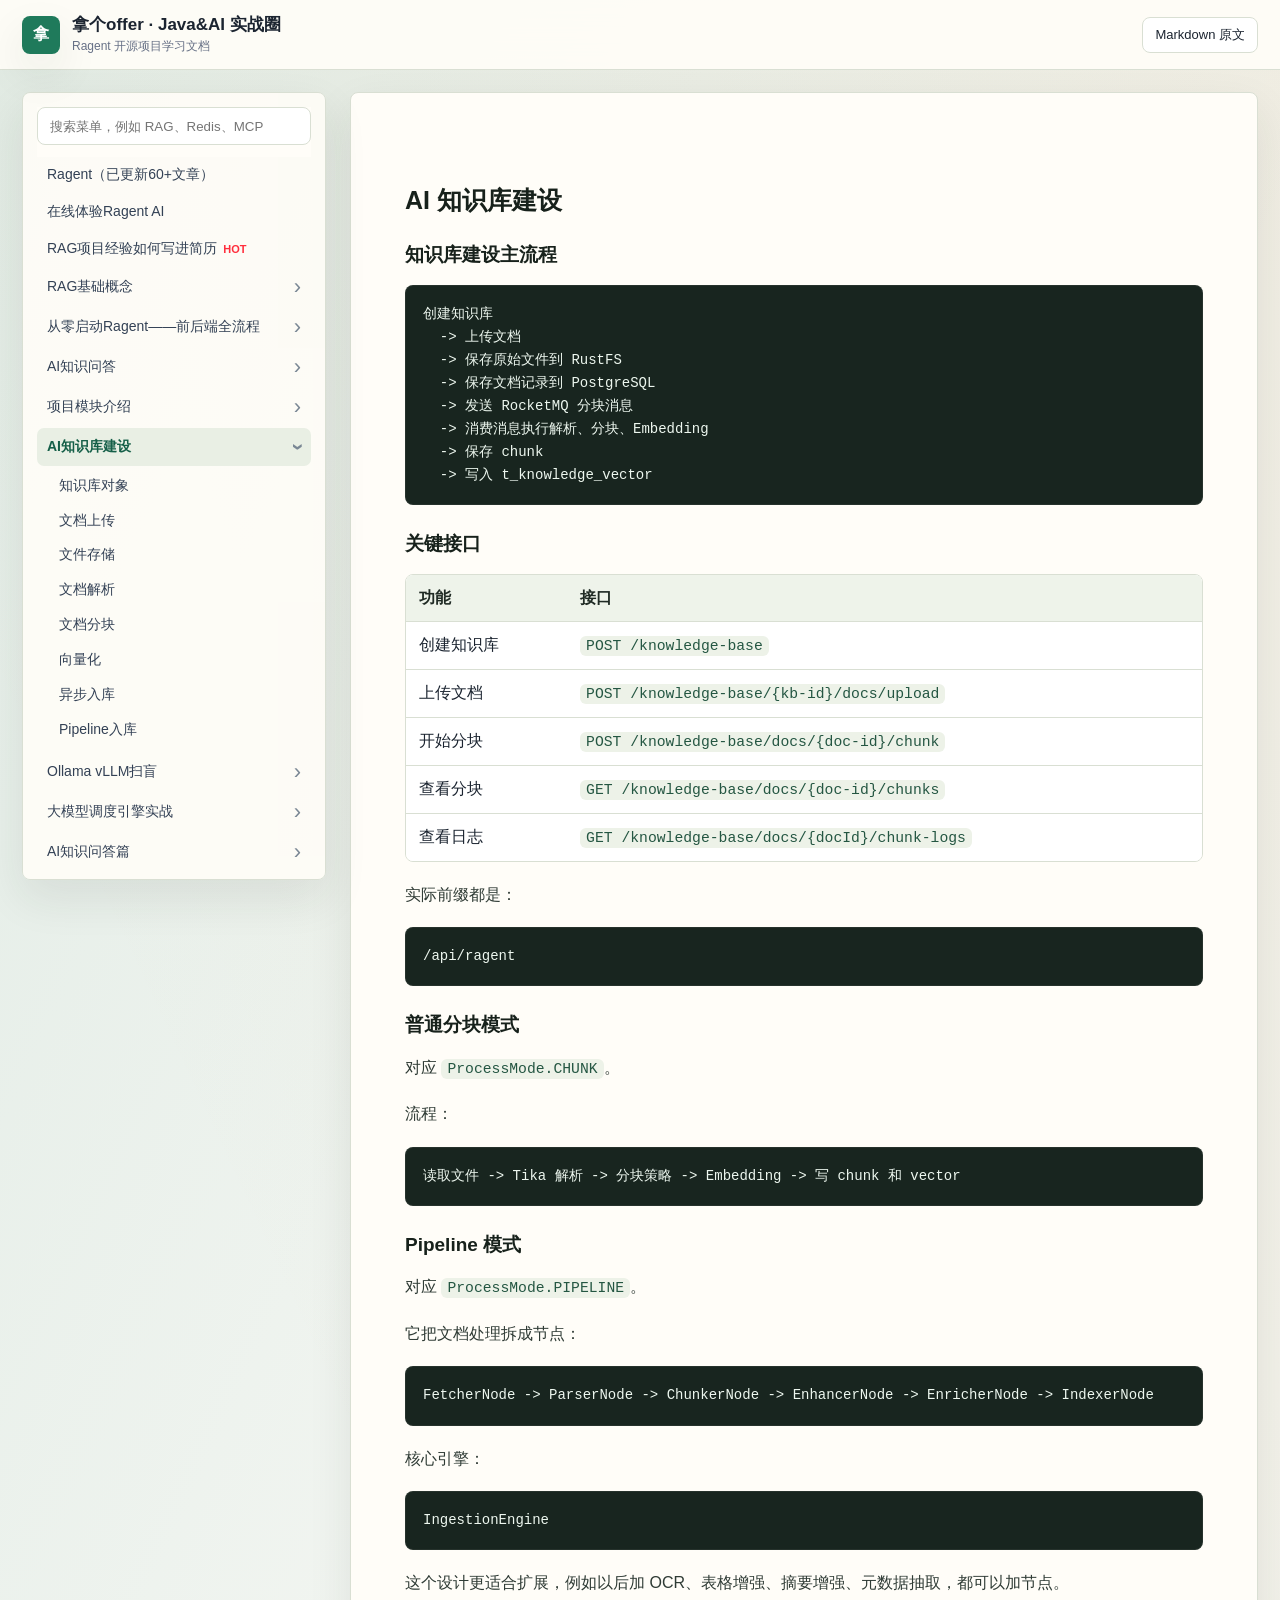
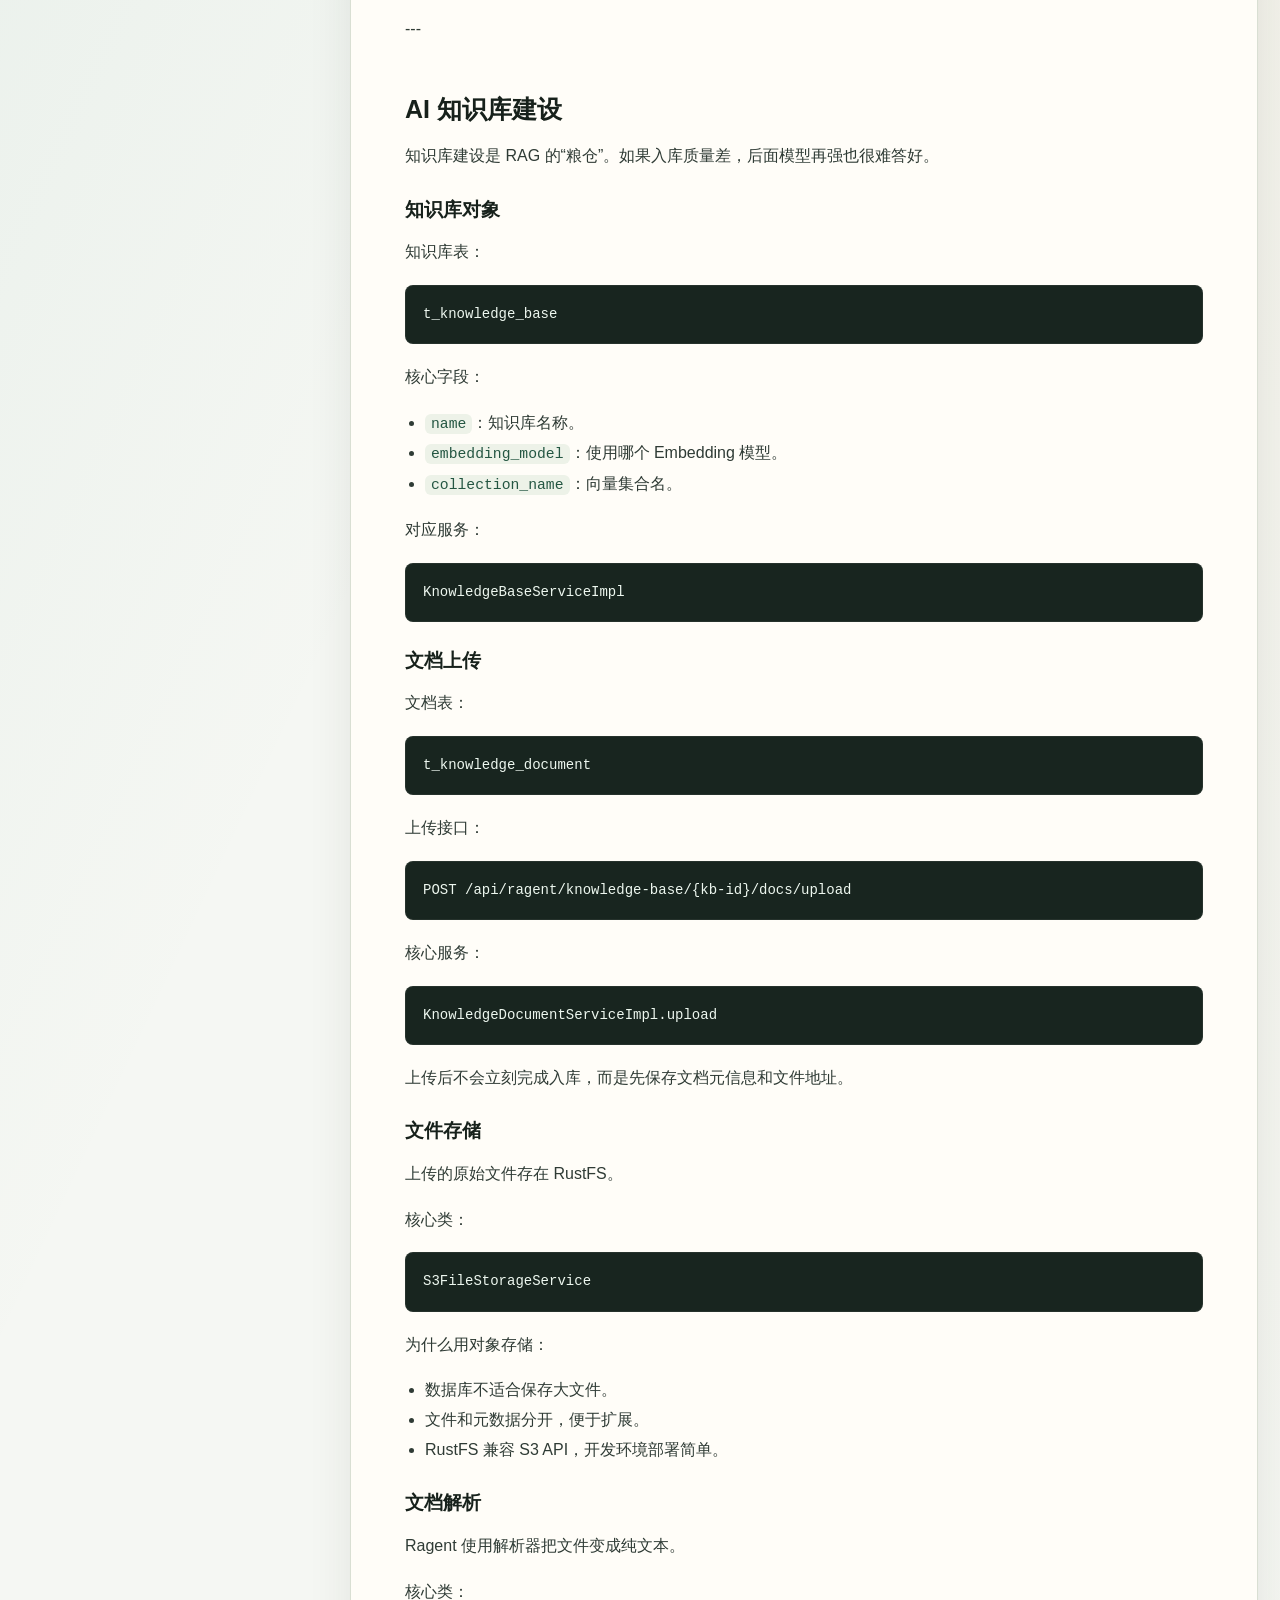
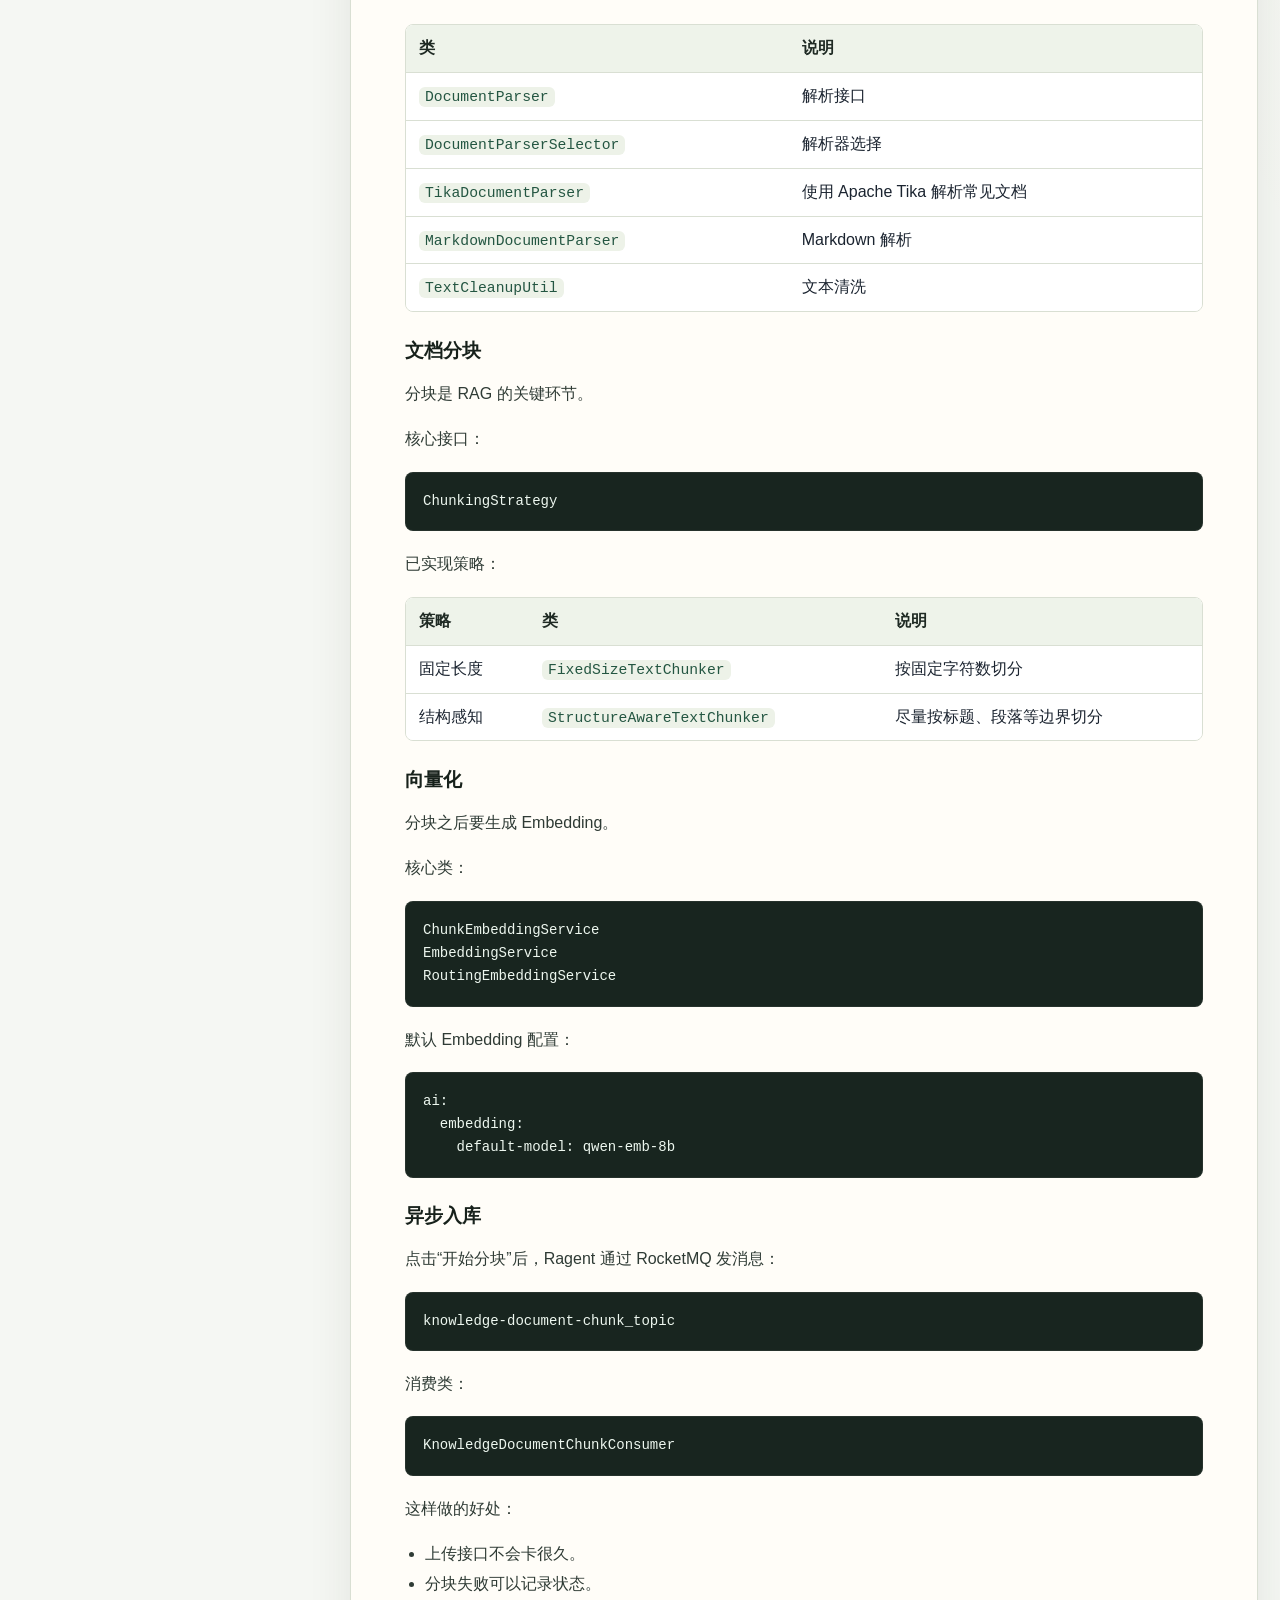
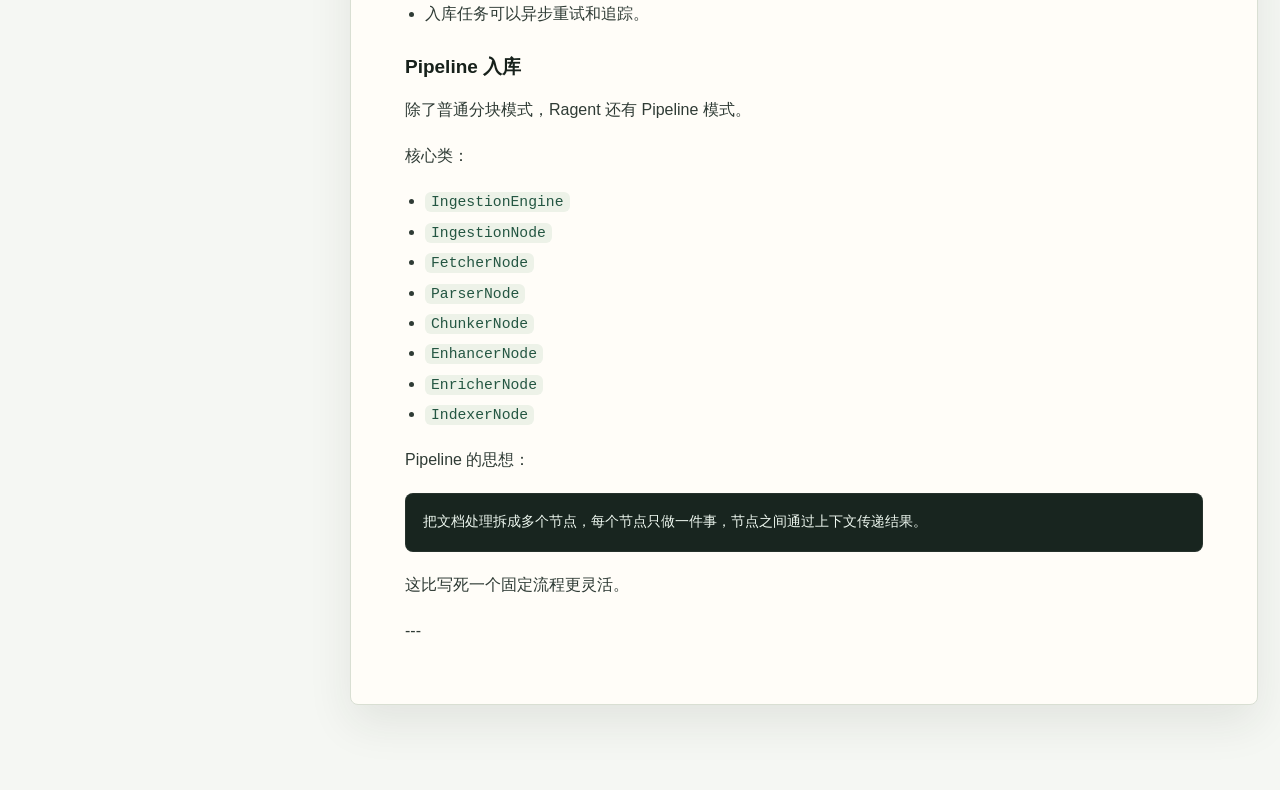
<file: knowledge-base.html>
<!doctype html>
<html lang="zh-CN">
<head>
  <meta charset="UTF-8" />
  <meta name="viewport" content="width=device-width, initial-scale=1.0" />
  <title>AI 知识库建设</title>
  <link rel="stylesheet" href="./styles.css" />
</head>
<body data-page="knowledge-base">
  <div class="reading-progress" id="readingProgress"></div>
  <header class="topbar">
    <button class="icon-button only-mobile" id="menuToggle" aria-label="打开目录">☰</button>
    <div class="brand">
      <span class="brand-mark">拿</span>
      <div>
        <div class="brand-title">拿个offer · Java&AI 实战圈</div>
        <div class="brand-subtitle">Ragent 开源项目学习文档</div>
      </div>
    </div>
    <a class="source-link" href="../ragent/docs/ragent-open-study-guide.md">Markdown 原文</a>
  </header>
  <div class="layout">
    <aside class="sidebar" id="sidebar">
      <div class="search-box">
        <input id="searchInput" type="search" placeholder="搜索菜单，例如 RAG、Redis、MCP" />
      </div>
      <nav class="nav" id="nav">
        <a href="./index.html#a-ragent" class="menu-link depth-0" data-heading="Ragent（已更新60+文章）">Ragent（已更新60+文章）</a>
<a href="./online-demo.html#b-在线体验-ragent-ai" class="menu-link depth-0" data-heading="在线体验Ragent AI">在线体验Ragent AI</a>
<a href="./resume.html#c-rag-项目经验如何写进简历" class="menu-link depth-0" data-heading="RAG项目经验如何写进简历">RAG项目经验如何写进简历<span class="menu-badge">HOT</span></a>
<div class="menu-group depth-0">
        <button class="menu-toggle" type="button" data-target="d-rag-基础概念" data-page="rag-basics" data-heading="RAG基础概念">
          <span>RAG基础概念</span>
          <span class="chevron">›</span>
        </button>
        <div class="menu-children">
          <a href="./rag-basics.html#d1-什么是-rag-技术" class="menu-link depth-1" data-heading="什么是RAG技术?">什么是RAG技术?</a>
<div class="menu-group depth-1">
        <button class="menu-toggle" type="button" data-target="e-rag-基础概念---基础篇" data-page="rag-basics" data-heading="基础篇">
          <span>基础篇</span>
          <span class="chevron">›</span>
        </button>
        <div class="menu-children">
          <a href="./rag-basics.html#e1-什么是大模型" class="menu-link depth-2" data-heading="什么是大模型">什么是大模型</a>
<a href="./rag-basics.html#e2-ragent-中大模型承担哪些任务" class="menu-link depth-2" data-heading="如何调用大模型">如何调用大模型</a>
<a href="./rag-basics.html#e3-如何调用大模型" class="menu-link depth-2" data-heading="如何写好Prompt工程">如何写好Prompt工程</a>
        </div>
      </div>
<div class="menu-group depth-1">
        <button class="menu-toggle" type="button" data-target="f-rag-基础概念---数据篇" data-page="rag-basics" data-heading="数据篇">
          <span>数据篇</span>
          <span class="chevron">›</span>
        </button>
        <div class="menu-children">
          <a href="./rag-basics.html#f1-用-apache-tika-解析文档" class="menu-link depth-2" data-heading="为什么需要文档解析">为什么需要文档解析</a>
<a href="./rag-basics.html#f2-为什么需要-tika" class="menu-link depth-2" data-heading="文档解析都有哪些坑">文档解析都有哪些坑</a>
<a href="./rag-basics.html#f3-ragent-文档解析流程" class="menu-link depth-2" data-heading="Ragent中如何解析文档">Ragent中如何解析文档</a>
<a href="./rag-basics.html#f4-数据分块-chunk-策略与实践" class="menu-link depth-2" data-heading="数据分块是什么">数据分块是什么</a>
<a href="./rag-basics.html#85-文档分块" class="menu-link depth-2" data-heading="固定长度分块">固定长度分块</a>
<a href="./rag-basics.html#85-文档分块" class="menu-link depth-2" data-heading="结构感知分块">结构感知分块</a>
        </div>
      </div>
<div class="menu-group depth-1">
        <button class="menu-toggle" type="button" data-target="g-rag-基础概念---向量篇" data-page="rag-basics" data-heading="向量篇">
          <span>向量篇</span>
          <span class="chevron">›</span>
        </button>
        <div class="menu-children">
          <a href="./rag-basics.html#g1-从文本到向量理解-embedding" class="menu-link depth-2" data-heading="什么是Embedding">什么是Embedding</a>
<a href="./rag-basics.html#g2-为什么不用普通-sql-like" class="menu-link depth-2" data-heading="什么是向量数据库">什么是向量数据库</a>
<a href="./rag-basics.html#44-向量篇" class="menu-link depth-2" data-heading="pgvector向量存储">pgvector向量存储</a>
<a href="./rag-basics.html#44-向量篇" class="menu-link depth-2" data-heading="Milvus向量存储">Milvus向量存储</a>
<a href="./rag-basics.html#44-向量篇" class="menu-link depth-2" data-heading="HNSW索引与相似度">HNSW索引与相似度</a>
        </div>
      </div>
<div class="menu-group depth-1">
        <button class="menu-toggle" type="button" data-target="h-rag-基础概念---应用篇" data-page="rag-basics" data-heading="应用篇">
          <span>应用篇</span>
          <span class="chevron">›</span>
        </button>
        <div class="menu-children">
          <a href="./rag-basics.html#81-知识库对象" class="menu-link depth-2" data-heading="知识库管理">知识库管理</a>
<a href="./rag-basics.html#82-文档上传" class="menu-link depth-2" data-heading="文档管理">文档管理</a>
<a href="./rag-basics.html#112-为什么要意图树" class="menu-link depth-2" data-heading="意图树管理">意图树管理</a>
<a href="./rag-basics.html#114-为什么要-trace" class="menu-link depth-2" data-heading="Trace链路追踪">Trace链路追踪</a>
        </div>
      </div>
<div class="menu-group depth-1">
        <button class="menu-toggle" type="button" data-target="i-rag-基础概念---mcp-篇" data-page="rag-basics" data-heading="MCP篇">
          <span>MCP篇</span>
          <span class="chevron">›</span>
        </button>
        <div class="menu-children">
          <a href="./rag-basics.html#46-mcp-篇" class="menu-link depth-2" data-heading="MCP是什么">MCP是什么</a>
<a href="./rag-basics.html#o4-mcp-server" class="menu-link depth-2" data-heading="MCP Server">MCP Server</a>
<a href="./rag-basics.html#46-mcp-篇" class="menu-link depth-2" data-heading="tools/list与tools/call">tools/list与tools/call</a>
<a href="./rag-basics.html#46-mcp-篇" class="menu-link depth-2" data-heading="Ragent如何调用MCP">Ragent如何调用MCP</a>
        </div>
      </div>
<div class="menu-group depth-1">
        <button class="menu-toggle" type="button" data-target="j-rag-基础概念---对话增强篇" data-page="rag-basics" data-heading="对话增强篇">
          <span>对话增强篇</span>
          <span class="chevron">›</span>
        </button>
        <div class="menu-children">
          <a href="./rag-basics.html#61-会话记忆" class="menu-link depth-2" data-heading="会话记忆">会话记忆</a>
<a href="./rag-basics.html#62-问题改写" class="menu-link depth-2" data-heading="问题改写">问题改写</a>
<a href="./rag-basics.html#47-对话增强篇" class="menu-link depth-2" data-heading="多问题拆分">多问题拆分</a>
<a href="./rag-basics.html#47-对话增强篇" class="menu-link depth-2" data-heading="意图澄清">意图澄清</a>
        </div>
      </div>
<div class="menu-group depth-1">
        <button class="menu-toggle" type="button" data-target="48-数据传输协议" data-page="rag-basics" data-heading="数据传输协议">
          <span>数据传输协议</span>
          <span class="chevron">›</span>
        </button>
        <div class="menu-children">
          <a href="./rag-basics.html#48-数据传输协议" class="menu-link depth-2" data-heading="SSE协议与流式响应">SSE协议与流式响应</a>
<a href="./rag-basics.html#48-数据传输协议" class="menu-link depth-2" data-heading="SpringBoot SSE服务端实战">SpringBoot SSE服务端实战</a>
        </div>
      </div>
<div class="menu-group depth-1">
        <button class="menu-toggle" type="button" data-target="ragent-开源项目平替学习文档" data-page="rag-basics" data-heading="模型检索生成评估与优化">
          <span>模型检索生成评估与优化</span>
          <span class="chevron">›</span>
        </button>
        <div class="menu-children">
          <a href="./rag-basics.html#ragent-开源项目平替学习文档" class="menu-link depth-2" data-heading="检索效果怎么判断">检索效果怎么判断</a>
<a href="./rag-basics.html#ragent-开源项目平替学习文档" class="menu-link depth-2" data-heading="召回率与准确率">召回率与准确率</a>
<a href="./rag-basics.html#123-为什么要-rerank" class="menu-link depth-2" data-heading="Rerank优化">Rerank优化</a>
<a href="./rag-basics.html#114-为什么要-trace" class="menu-link depth-2" data-heading="Trace辅助调优">Trace辅助调优</a>
        </div>
      </div>
        </div>
      </div>
<div class="menu-group depth-0">
        <button class="menu-toggle" type="button" data-target="m-从零启动-ragent-前后端全流程" data-page="getting-started" data-heading="从零启动Ragent——前后端全流程">
          <span>从零启动Ragent——前后端全流程</span>
          <span class="chevron">›</span>
        </button>
        <div class="menu-children">
          <div class="menu-group depth-1">
        <button class="menu-toggle" type="button" data-target="m1-中间件初始化" data-page="getting-started" data-heading="中间件初始化">
          <span>中间件初始化</span>
          <span class="chevron">›</span>
        </button>
        <div class="menu-children">
          <a href="./getting-started.html#m2-本地开发环境搭建" class="menu-link depth-2" data-heading="本地开发环境搭建">本地开发环境搭建</a>
<a href="./getting-started.html#m3-docker-中间件部署" class="menu-link depth-2" data-heading="Docker中间件部署">Docker中间件部署</a>
<a href="./getting-started.html#m4-postgresql-数据库初始化" class="menu-link depth-2" data-heading="PostgreSQL数据库初始化">PostgreSQL数据库初始化</a>
        </div>
      </div>
        </div>
      </div>
<div class="menu-group depth-0">
        <button class="menu-toggle" type="button" data-target="n-ai-知识问答" data-page="ai-qa" data-heading="AI知识问答">
          <span>AI知识问答</span>
          <span class="chevron">›</span>
        </button>
        <div class="menu-children">
          <a href="./ai-qa.html#n1-用户提问后发生了什么" class="menu-link depth-1" data-heading="会话记忆">会话记忆</a>
<a href="./ai-qa.html#n2-streamchatpipeline-逐行理解" class="menu-link depth-1" data-heading="问题改写">问题改写</a>
<a href="./ai-qa.html#n3-问答链路中的关键设计" class="menu-link depth-1" data-heading="意图识别">意图识别</a>
<a href="./ai-qa.html#64-多通道检索" class="menu-link depth-1" data-heading="多通道检索">多通道检索</a>
<a href="./ai-qa.html#65-prompt-构建" class="menu-link depth-1" data-heading="Prompt构建">Prompt构建</a>
<a href="./ai-qa.html#66-流式输出" class="menu-link depth-1" data-heading="流式输出">流式输出</a>
        </div>
      </div>
<div class="menu-group depth-0">
        <button class="menu-toggle" type="button" data-target="o-项目模块介绍" data-page="modules" data-heading="项目模块介绍">
          <span>项目模块介绍</span>
          <span class="chevron">›</span>
        </button>
        <div class="menu-children">
          <a href="./modules.html#71-bootstrap" class="menu-link depth-1" data-heading="bootstrap业务入口">bootstrap业务入口</a>
<a href="./modules.html#72-framework" class="menu-link depth-1" data-heading="framework通用能力">framework通用能力</a>
<a href="./modules.html#73-infra-ai" class="menu-link depth-1" data-heading="infra-ai模型基础设施">infra-ai模型基础设施</a>
<a href="./modules.html#74-mcp-server" class="menu-link depth-1" data-heading="mcp-server工具服务">mcp-server工具服务</a>
<a href="./modules.html#75-frontend" class="menu-link depth-1" data-heading="frontend前端模块">frontend前端模块</a>
        </div>
      </div>
<div class="menu-group depth-0">
        <button class="menu-toggle" type="button" data-target="p-ai-知识库建设" data-page="knowledge-base" data-heading="AI知识库建设">
          <span>AI知识库建设</span>
          <span class="chevron">›</span>
        </button>
        <div class="menu-children">
          <a href="#p1-知识库建设主流程" class="menu-link depth-1" data-heading="知识库对象">知识库对象</a>
<a href="#p2-关键接口" class="menu-link depth-1" data-heading="文档上传">文档上传</a>
<a href="#p3-普通分块模式" class="menu-link depth-1" data-heading="文件存储">文件存储</a>
<a href="#p4-pipeline-模式" class="menu-link depth-1" data-heading="文档解析">文档解析</a>
<a href="#85-文档分块" class="menu-link depth-1" data-heading="文档分块">文档分块</a>
<a href="#86-向量化" class="menu-link depth-1" data-heading="向量化">向量化</a>
<a href="#87-异步入库" class="menu-link depth-1" data-heading="异步入库">异步入库</a>
<a href="#88-pipeline-入库" class="menu-link depth-1" data-heading="Pipeline入库">Pipeline入库</a>
        </div>
      </div>
<div class="menu-group depth-0">
        <button class="menu-toggle" type="button" data-target="q-ollama-vllm-扫盲" data-page="ollama-vllm" data-heading="Ollama vLLM扫盲">
          <span>Ollama vLLM扫盲</span>
          <span class="chevron">›</span>
        </button>
        <div class="menu-children">
          <a href="./ollama-vllm.html#q1-ollama" class="menu-link depth-1" data-heading="Ollama是什么">Ollama是什么</a>
<a href="./ollama-vllm.html#q2-vllm" class="menu-link depth-1" data-heading="vLLM是什么">vLLM是什么</a>
        </div>
      </div>
<div class="menu-group depth-0">
        <button class="menu-toggle" type="button" data-target="r-大模型调度引擎实战" data-page="model-scheduler" data-heading="大模型调度引擎实战">
          <span>大模型调度引擎实战</span>
          <span class="chevron">›</span>
        </button>
        <div class="menu-children">
          <a href="./model-scheduler.html#r1-为什么要模型调度" class="menu-link depth-1" data-heading="AI基础设施层宏观设计">AI基础设施层宏观设计</a>
<a href="./model-scheduler.html#r2-ragent-的模型调度类" class="menu-link depth-1" data-heading="多模型路由与智能选择">多模型路由与智能选择</a>
<a href="./model-scheduler.html#r3-执行逻辑" class="menu-link depth-1" data-heading="三态熔断器与故障转移">三态熔断器与故障转移</a>
<a href="./model-scheduler.html#r4-面试怎么讲" class="menu-link depth-1" data-heading="Chat同步调用与模板方法">Chat同步调用与模板方法</a>
<a href="./model-scheduler.html#ragent-开源项目平替学习文档" class="menu-link depth-1" data-heading="SSE流式解析与异步执行">SSE流式解析与异步执行</a>
<a href="./model-scheduler.html#ragent-开源项目平替学习文档" class="menu-link depth-1" data-heading="流式路由的首包探测机制">流式路由的首包探测机制</a>
<a href="./model-scheduler.html#ragent-开源项目平替学习文档" class="menu-link depth-1" data-heading="Embedding向量化客户端">Embedding向量化客户端</a>
<a href="./model-scheduler.html#ragent-开源项目平替学习文档" class="menu-link depth-1" data-heading="Rerank重排序与辅助工具">Rerank重排序与辅助工具</a>
        </div>
      </div>
<div class="menu-group depth-0">
        <button class="menu-toggle" type="button" data-target="s-ai-知识问答篇" data-page="ai-qa-advanced" data-heading="AI知识问答篇">
          <span>AI知识问答篇</span>
          <span class="chevron">›</span>
        </button>
        <div class="menu-children">
          <a href="./ai-qa-advanced.html#s1-多通道检索" class="menu-link depth-1" data-heading="一次问答从前端到后端">一次问答从前端到后端</a>
<a href="./ai-qa-advanced.html#s2-为什么要意图定向检索" class="menu-link depth-1" data-heading="为什么要意图树">为什么要意图树</a>
<a href="./ai-qa-advanced.html#s3-空检索怎么处理" class="menu-link depth-1" data-heading="为什么要查询词映射">为什么要查询词映射</a>
<a href="./ai-qa-advanced.html#114-为什么要-trace" class="menu-link depth-1" data-heading="为什么要Trace">为什么要Trace</a>
        </div>
      </div>
<div class="menu-group depth-0">
        <button class="menu-toggle" type="button" data-target="t-面试高频考点" data-page="interview" data-heading="面试高频考点">
          <span>面试高频考点</span>
          <span class="chevron">›</span>
        </button>
        <div class="menu-children">
          <a href="./interview.html#t1-rag-和微调区别" class="menu-link depth-1" data-heading="RAG和微调有什么区别">RAG和微调有什么区别</a>
<a href="./interview.html#t2-为什么要分块" class="menu-link depth-1" data-heading="为什么文档要分块">为什么文档要分块</a>
<a href="./interview.html#t3-为什么要-rerank" class="menu-link depth-1" data-heading="为什么要Rerank">为什么要Rerank</a>
<a href="./interview.html#t4-为什么要-rocketmq" class="menu-link depth-1" data-heading="为什么要多通道检索">为什么要多通道检索</a>
<a href="./interview.html#t5-为什么要-redis" class="menu-link depth-1" data-heading="为什么要MCP">为什么要MCP</a>
<a href="./interview.html#t6-为什么要-mcp" class="menu-link depth-1" data-heading="为什么要异步文档入库">为什么要异步文档入库</a>
<a href="./interview.html#t7-为什么要-trace" class="menu-link depth-1" data-heading="为什么要模型路由">为什么要模型路由</a>
<a href="./interview.html#t8-这个项目最值得讲的亮点" class="menu-link depth-1" data-heading="项目亮点怎么讲">项目亮点怎么讲</a>
        </div>
      </div>
<div class="menu-group depth-0">
        <button class="menu-toggle" type="button" data-target="13-常见启动错误速查" data-page="faq" data-heading="常见启动错误速查">
          <span>常见启动错误速查</span>
          <span class="chevron">›</span>
        </button>
        <div class="menu-children">
          <a href="./faq.html#131-docker-api-连接失败" class="menu-link depth-1" data-heading="Docker API 连接失败">Docker API 连接失败</a>
<a href="./faq.html#132-后端连不上-redis" class="menu-link depth-1" data-heading="后端连不上 Redis">后端连不上 Redis</a>
<a href="./faq.html#133-后端数据库密码错误" class="menu-link depth-1" data-heading="后端数据库密码错误">后端数据库密码错误</a>
<a href="./faq.html#134-rocketmq-dashboard-打不开" class="menu-link depth-1" data-heading="RocketMQ Dashboard 打不开">RocketMQ Dashboard 打不开</a>
<a href="./faq.html#135-前端-5173-端口冲突" class="menu-link depth-1" data-heading="前端 5173 端口冲突">前端 5173 端口冲突</a>
        </div>
      </div>
<a href="./study-path.html#14-推荐学习路线" class="menu-link depth-0" data-heading="推荐学习路线">推荐学习路线</a>
<a href="./summary.html#15-一句话总结" class="menu-link depth-0" data-heading="一句话总结">一句话总结</a>
<div class="menu-muted depth-0">内容正在持续更新中...</div>
      </nav>
    </aside>
    <main class="content">
      <article class="doc" id="doc">
        <h2 id="p-ai-知识库建设">AI 知识库建设<a class="heading-anchor" href="#p-ai-知识库建设" aria-label="Link to AI 知识库建设">#</a></h2>

<h3 id="p1-知识库建设主流程">知识库建设主流程<a class="heading-anchor" href="#p1-知识库建设主流程" aria-label="Link to 知识库建设主流程">#</a></h3>
<pre><code class="language-text">创建知识库
  -&gt; 上传文档
  -&gt; 保存原始文件到 RustFS
  -&gt; 保存文档记录到 PostgreSQL
  -&gt; 发送 RocketMQ 分块消息
  -&gt; 消费消息执行解析、分块、Embedding
  -&gt; 保存 chunk
  -&gt; 写入 t_knowledge_vector</code></pre>

<h3 id="p2-关键接口">关键接口<a class="heading-anchor" href="#p2-关键接口" aria-label="Link to 关键接口">#</a></h3>
<div class="table-wrap"><table>
<thead><tr>
<th>功能</th>
<th>接口</th>
</tr></thead>
<tbody>
<tr>
<td>创建知识库</td>
<td><code>POST /knowledge-base</code></td>
</tr>
<tr>
<td>上传文档</td>
<td><code>POST /knowledge-base/{kb-id}/docs/upload</code></td>
</tr>
<tr>
<td>开始分块</td>
<td><code>POST /knowledge-base/docs/{doc-id}/chunk</code></td>
</tr>
<tr>
<td>查看分块</td>
<td><code>GET /knowledge-base/docs/{doc-id}/chunks</code></td>
</tr>
<tr>
<td>查看日志</td>
<td><code>GET /knowledge-base/docs/{docId}/chunk-logs</code></td>
</tr>
</tbody>
</table></div>
<p>实际前缀都是：</p>
<pre><code class="language-text">/api/ragent</code></pre>

<h3 id="p3-普通分块模式">普通分块模式<a class="heading-anchor" href="#p3-普通分块模式" aria-label="Link to 普通分块模式">#</a></h3>
<p>对应 <code>ProcessMode.CHUNK</code>。</p>
<p>流程：</p>
<pre><code class="language-text">读取文件 -&gt; Tika 解析 -&gt; 分块策略 -&gt; Embedding -&gt; 写 chunk 和 vector</code></pre>

<h3 id="p4-pipeline-模式">Pipeline 模式<a class="heading-anchor" href="#p4-pipeline-模式" aria-label="Link to Pipeline 模式">#</a></h3>
<p>对应 <code>ProcessMode.PIPELINE</code>。</p>
<p>它把文档处理拆成节点：</p>
<pre><code class="language-text">FetcherNode -&gt; ParserNode -&gt; ChunkerNode -&gt; EnhancerNode -&gt; EnricherNode -&gt; IndexerNode</code></pre>
<p>核心引擎：</p>
<pre><code class="language-text">IngestionEngine</code></pre>
<p>这个设计更适合扩展，例如以后加 OCR、表格增强、摘要增强、元数据抽取，都可以加节点。</p>
<p>---</p>

<h2 id="8-ai-知识库建设">AI 知识库建设<a class="heading-anchor" href="#8-ai-知识库建设" aria-label="Link to AI 知识库建设">#</a></h2>
<p>知识库建设是 RAG 的“粮仓”。如果入库质量差，后面模型再强也很难答好。</p>

<h3 id="81-知识库对象">知识库对象<a class="heading-anchor" href="#81-知识库对象" aria-label="Link to 知识库对象">#</a></h3>
<p>知识库表：</p>
<pre><code class="language-text">t_knowledge_base</code></pre>
<p>核心字段：</p>
<ul>
<li><code>name</code>：知识库名称。</li>
<li><code>embedding_model</code>：使用哪个 Embedding 模型。</li>
<li><code>collection_name</code>：向量集合名。</li>
</ul>
<p>对应服务：</p>
<pre><code class="language-text">KnowledgeBaseServiceImpl</code></pre>

<h3 id="82-文档上传">文档上传<a class="heading-anchor" href="#82-文档上传" aria-label="Link to 文档上传">#</a></h3>
<p>文档表：</p>
<pre><code class="language-text">t_knowledge_document</code></pre>
<p>上传接口：</p>
<pre><code class="language-text">POST /api/ragent/knowledge-base/{kb-id}/docs/upload</code></pre>
<p>核心服务：</p>
<pre><code class="language-text">KnowledgeDocumentServiceImpl.upload</code></pre>
<p>上传后不会立刻完成入库，而是先保存文档元信息和文件地址。</p>

<h3 id="83-文件存储">文件存储<a class="heading-anchor" href="#83-文件存储" aria-label="Link to 文件存储">#</a></h3>
<p>上传的原始文件存在 RustFS。</p>
<p>核心类：</p>
<pre><code class="language-text">S3FileStorageService</code></pre>
<p>为什么用对象存储：</p>
<ul>
<li>数据库不适合保存大文件。</li>
<li>文件和元数据分开，便于扩展。</li>
<li>RustFS 兼容 S3 API，开发环境部署简单。</li>
</ul>

<h3 id="84-文档解析">文档解析<a class="heading-anchor" href="#84-文档解析" aria-label="Link to 文档解析">#</a></h3>
<p>Ragent 使用解析器把文件变成纯文本。</p>
<p>核心类：</p>
<div class="table-wrap"><table>
<thead><tr>
<th>类</th>
<th>说明</th>
</tr></thead>
<tbody>
<tr>
<td><code>DocumentParser</code></td>
<td>解析接口</td>
</tr>
<tr>
<td><code>DocumentParserSelector</code></td>
<td>解析器选择</td>
</tr>
<tr>
<td><code>TikaDocumentParser</code></td>
<td>使用 Apache Tika 解析常见文档</td>
</tr>
<tr>
<td><code>MarkdownDocumentParser</code></td>
<td>Markdown 解析</td>
</tr>
<tr>
<td><code>TextCleanupUtil</code></td>
<td>文本清洗</td>
</tr>
</tbody>
</table></div>

<h3 id="85-文档分块">文档分块<a class="heading-anchor" href="#85-文档分块" aria-label="Link to 文档分块">#</a></h3>
<p>分块是 RAG 的关键环节。</p>
<p>核心接口：</p>
<pre><code class="language-text">ChunkingStrategy</code></pre>
<p>已实现策略：</p>
<div class="table-wrap"><table>
<thead><tr>
<th>策略</th>
<th>类</th>
<th>说明</th>
</tr></thead>
<tbody>
<tr>
<td>固定长度</td>
<td><code>FixedSizeTextChunker</code></td>
<td>按固定字符数切分</td>
</tr>
<tr>
<td>结构感知</td>
<td><code>StructureAwareTextChunker</code></td>
<td>尽量按标题、段落等边界切分</td>
</tr>
</tbody>
</table></div>

<h3 id="86-向量化">向量化<a class="heading-anchor" href="#86-向量化" aria-label="Link to 向量化">#</a></h3>
<p>分块之后要生成 Embedding。</p>
<p>核心类：</p>
<pre><code class="language-text">ChunkEmbeddingService
EmbeddingService
RoutingEmbeddingService</code></pre>
<p>默认 Embedding 配置：</p>
<pre><code class="language-yaml">ai:
  embedding:
    default-model: qwen-emb-8b</code></pre>

<h3 id="87-异步入库">异步入库<a class="heading-anchor" href="#87-异步入库" aria-label="Link to 异步入库">#</a></h3>
<p>点击“开始分块”后，Ragent 通过 RocketMQ 发消息：</p>
<pre><code class="language-text">knowledge-document-chunk_topic</code></pre>
<p>消费类：</p>
<pre><code class="language-text">KnowledgeDocumentChunkConsumer</code></pre>
<p>这样做的好处：</p>
<ul>
<li>上传接口不会卡很久。</li>
<li>分块失败可以记录状态。</li>
<li>入库任务可以异步重试和追踪。</li>
</ul>

<h3 id="88-pipeline-入库">Pipeline 入库<a class="heading-anchor" href="#88-pipeline-入库" aria-label="Link to Pipeline 入库">#</a></h3>
<p>除了普通分块模式，Ragent 还有 Pipeline 模式。</p>
<p>核心类：</p>
<ul>
<li><code>IngestionEngine</code></li>
<li><code>IngestionNode</code></li>
<li><code>FetcherNode</code></li>
<li><code>ParserNode</code></li>
<li><code>ChunkerNode</code></li>
<li><code>EnhancerNode</code></li>
<li><code>EnricherNode</code></li>
<li><code>IndexerNode</code></li>
</ul>
<p>Pipeline 的思想：</p>
<pre><code class="language-text">把文档处理拆成多个节点，每个节点只做一件事，节点之间通过上下文传递结果。</code></pre>
<p>这比写死一个固定流程更灵活。</p>
<p>---</p>

      </article>
    </main>
  </div>
  <button class="back-top" id="backTop" aria-label="回到顶部">↑</button>
  <script src="./site.js"></script>
</body>
</html>
</file>
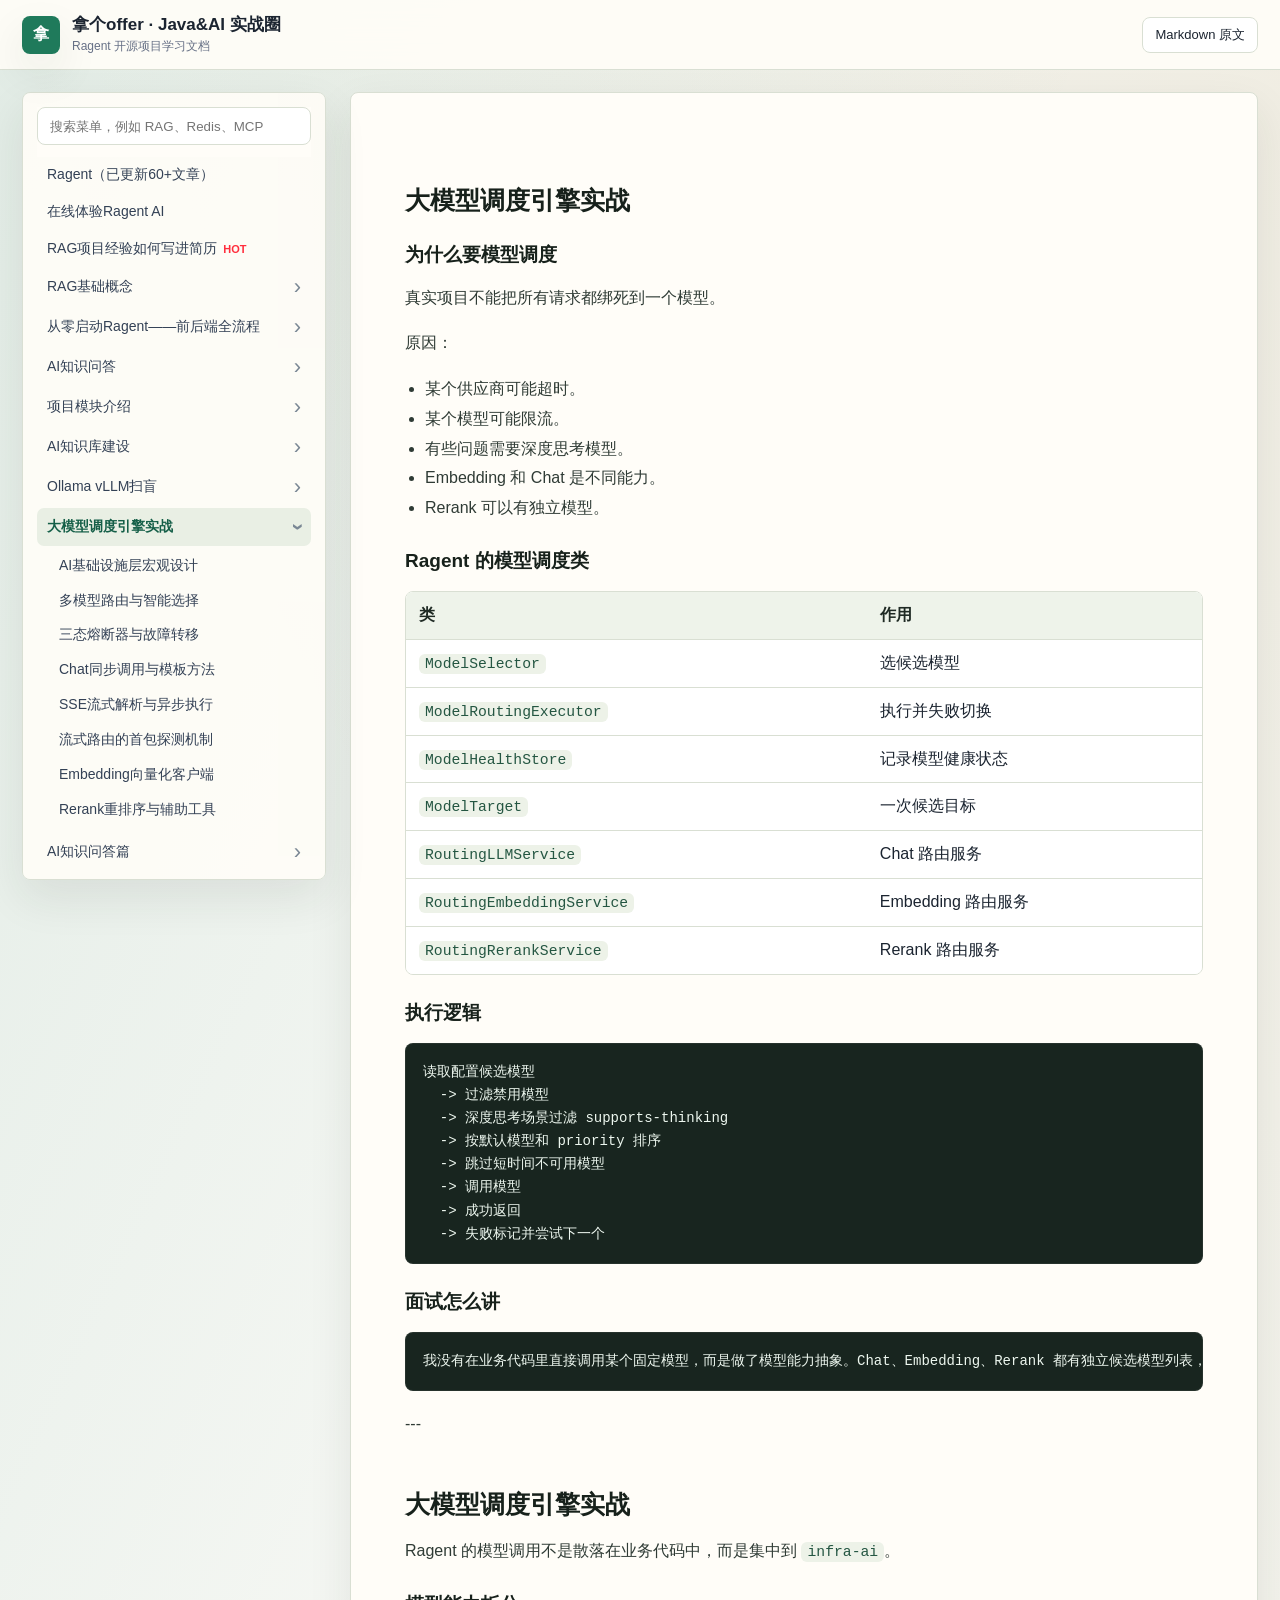
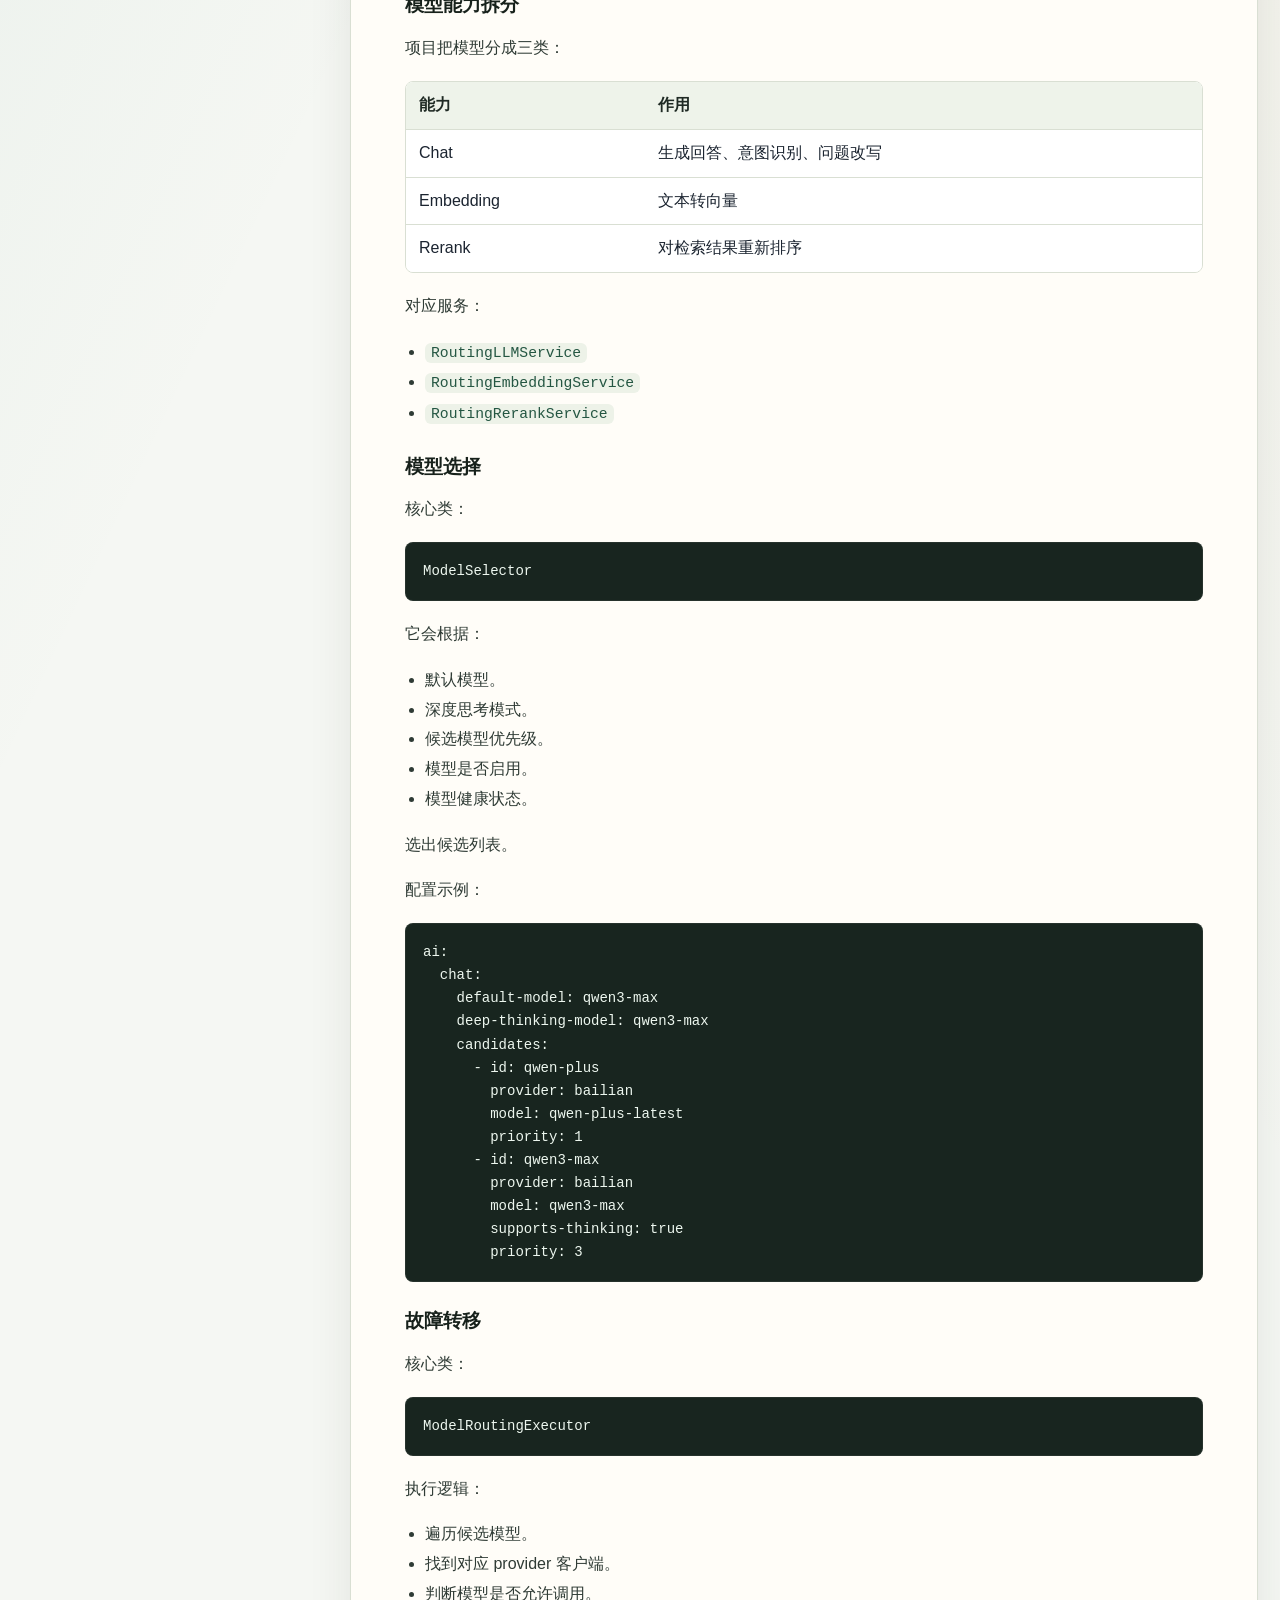
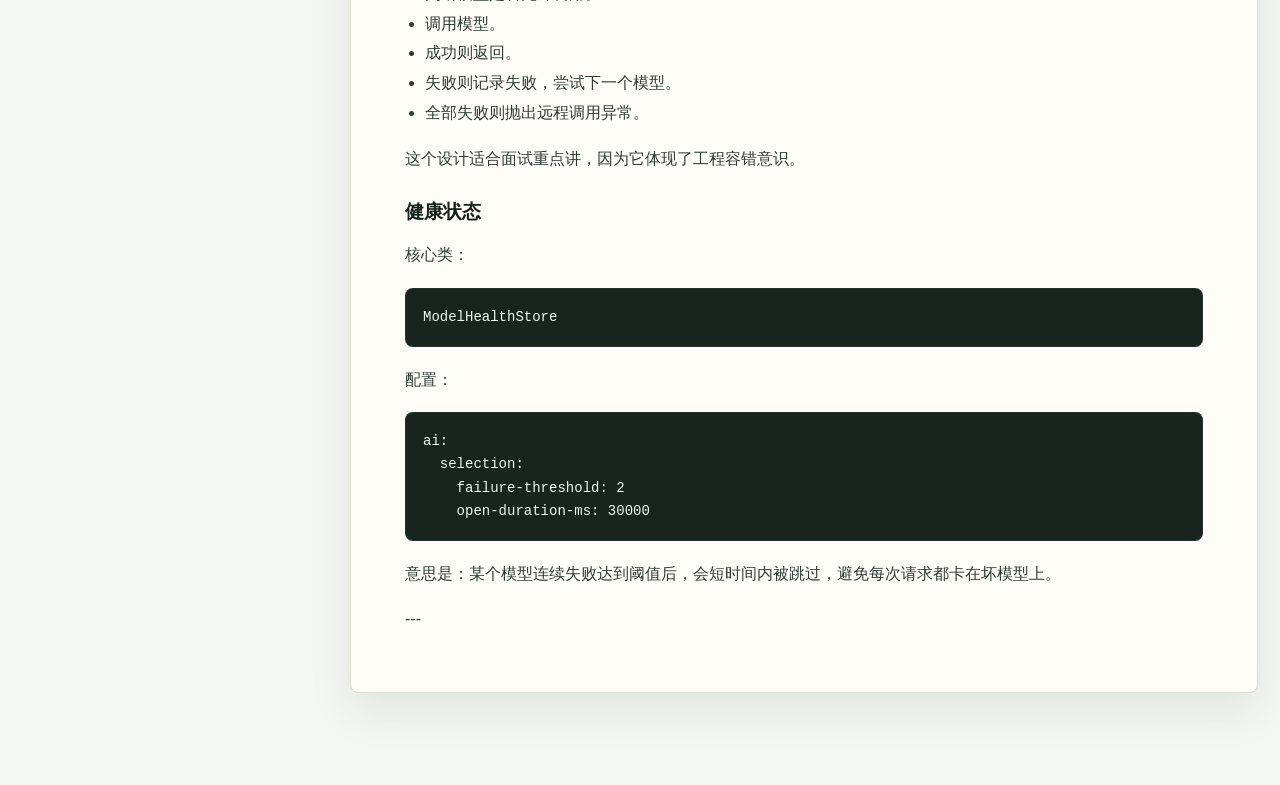
<file: model-scheduler.html>
<!doctype html>
<html lang="zh-CN">
<head>
  <meta charset="UTF-8" />
  <meta name="viewport" content="width=device-width, initial-scale=1.0" />
  <title>大模型调度引擎实战</title>
  <link rel="stylesheet" href="./styles.css" />
</head>
<body data-page="model-scheduler">
  <div class="reading-progress" id="readingProgress"></div>
  <header class="topbar">
    <button class="icon-button only-mobile" id="menuToggle" aria-label="打开目录">☰</button>
    <div class="brand">
      <span class="brand-mark">拿</span>
      <div>
        <div class="brand-title">拿个offer · Java&AI 实战圈</div>
        <div class="brand-subtitle">Ragent 开源项目学习文档</div>
      </div>
    </div>
    <a class="source-link" href="../ragent/docs/ragent-open-study-guide.md">Markdown 原文</a>
  </header>
  <div class="layout">
    <aside class="sidebar" id="sidebar">
      <div class="search-box">
        <input id="searchInput" type="search" placeholder="搜索菜单，例如 RAG、Redis、MCP" />
      </div>
      <nav class="nav" id="nav">
        <a href="./index.html#a-ragent" class="menu-link depth-0" data-heading="Ragent（已更新60+文章）">Ragent（已更新60+文章）</a>
<a href="./online-demo.html#b-在线体验-ragent-ai" class="menu-link depth-0" data-heading="在线体验Ragent AI">在线体验Ragent AI</a>
<a href="./resume.html#c-rag-项目经验如何写进简历" class="menu-link depth-0" data-heading="RAG项目经验如何写进简历">RAG项目经验如何写进简历<span class="menu-badge">HOT</span></a>
<div class="menu-group depth-0">
        <button class="menu-toggle" type="button" data-target="d-rag-基础概念" data-page="rag-basics" data-heading="RAG基础概念">
          <span>RAG基础概念</span>
          <span class="chevron">›</span>
        </button>
        <div class="menu-children">
          <a href="./rag-basics.html#d1-什么是-rag-技术" class="menu-link depth-1" data-heading="什么是RAG技术?">什么是RAG技术?</a>
<div class="menu-group depth-1">
        <button class="menu-toggle" type="button" data-target="e-rag-基础概念---基础篇" data-page="rag-basics" data-heading="基础篇">
          <span>基础篇</span>
          <span class="chevron">›</span>
        </button>
        <div class="menu-children">
          <a href="./rag-basics.html#e1-什么是大模型" class="menu-link depth-2" data-heading="什么是大模型">什么是大模型</a>
<a href="./rag-basics.html#e2-ragent-中大模型承担哪些任务" class="menu-link depth-2" data-heading="如何调用大模型">如何调用大模型</a>
<a href="./rag-basics.html#e3-如何调用大模型" class="menu-link depth-2" data-heading="如何写好Prompt工程">如何写好Prompt工程</a>
        </div>
      </div>
<div class="menu-group depth-1">
        <button class="menu-toggle" type="button" data-target="f-rag-基础概念---数据篇" data-page="rag-basics" data-heading="数据篇">
          <span>数据篇</span>
          <span class="chevron">›</span>
        </button>
        <div class="menu-children">
          <a href="./rag-basics.html#f1-用-apache-tika-解析文档" class="menu-link depth-2" data-heading="为什么需要文档解析">为什么需要文档解析</a>
<a href="./rag-basics.html#f2-为什么需要-tika" class="menu-link depth-2" data-heading="文档解析都有哪些坑">文档解析都有哪些坑</a>
<a href="./rag-basics.html#f3-ragent-文档解析流程" class="menu-link depth-2" data-heading="Ragent中如何解析文档">Ragent中如何解析文档</a>
<a href="./rag-basics.html#f4-数据分块-chunk-策略与实践" class="menu-link depth-2" data-heading="数据分块是什么">数据分块是什么</a>
<a href="./rag-basics.html#85-文档分块" class="menu-link depth-2" data-heading="固定长度分块">固定长度分块</a>
<a href="./rag-basics.html#85-文档分块" class="menu-link depth-2" data-heading="结构感知分块">结构感知分块</a>
        </div>
      </div>
<div class="menu-group depth-1">
        <button class="menu-toggle" type="button" data-target="g-rag-基础概念---向量篇" data-page="rag-basics" data-heading="向量篇">
          <span>向量篇</span>
          <span class="chevron">›</span>
        </button>
        <div class="menu-children">
          <a href="./rag-basics.html#g1-从文本到向量理解-embedding" class="menu-link depth-2" data-heading="什么是Embedding">什么是Embedding</a>
<a href="./rag-basics.html#g2-为什么不用普通-sql-like" class="menu-link depth-2" data-heading="什么是向量数据库">什么是向量数据库</a>
<a href="./rag-basics.html#44-向量篇" class="menu-link depth-2" data-heading="pgvector向量存储">pgvector向量存储</a>
<a href="./rag-basics.html#44-向量篇" class="menu-link depth-2" data-heading="Milvus向量存储">Milvus向量存储</a>
<a href="./rag-basics.html#44-向量篇" class="menu-link depth-2" data-heading="HNSW索引与相似度">HNSW索引与相似度</a>
        </div>
      </div>
<div class="menu-group depth-1">
        <button class="menu-toggle" type="button" data-target="h-rag-基础概念---应用篇" data-page="rag-basics" data-heading="应用篇">
          <span>应用篇</span>
          <span class="chevron">›</span>
        </button>
        <div class="menu-children">
          <a href="./rag-basics.html#81-知识库对象" class="menu-link depth-2" data-heading="知识库管理">知识库管理</a>
<a href="./rag-basics.html#82-文档上传" class="menu-link depth-2" data-heading="文档管理">文档管理</a>
<a href="./rag-basics.html#112-为什么要意图树" class="menu-link depth-2" data-heading="意图树管理">意图树管理</a>
<a href="./rag-basics.html#114-为什么要-trace" class="menu-link depth-2" data-heading="Trace链路追踪">Trace链路追踪</a>
        </div>
      </div>
<div class="menu-group depth-1">
        <button class="menu-toggle" type="button" data-target="i-rag-基础概念---mcp-篇" data-page="rag-basics" data-heading="MCP篇">
          <span>MCP篇</span>
          <span class="chevron">›</span>
        </button>
        <div class="menu-children">
          <a href="./rag-basics.html#46-mcp-篇" class="menu-link depth-2" data-heading="MCP是什么">MCP是什么</a>
<a href="./rag-basics.html#o4-mcp-server" class="menu-link depth-2" data-heading="MCP Server">MCP Server</a>
<a href="./rag-basics.html#46-mcp-篇" class="menu-link depth-2" data-heading="tools/list与tools/call">tools/list与tools/call</a>
<a href="./rag-basics.html#46-mcp-篇" class="menu-link depth-2" data-heading="Ragent如何调用MCP">Ragent如何调用MCP</a>
        </div>
      </div>
<div class="menu-group depth-1">
        <button class="menu-toggle" type="button" data-target="j-rag-基础概念---对话增强篇" data-page="rag-basics" data-heading="对话增强篇">
          <span>对话增强篇</span>
          <span class="chevron">›</span>
        </button>
        <div class="menu-children">
          <a href="./rag-basics.html#61-会话记忆" class="menu-link depth-2" data-heading="会话记忆">会话记忆</a>
<a href="./rag-basics.html#62-问题改写" class="menu-link depth-2" data-heading="问题改写">问题改写</a>
<a href="./rag-basics.html#47-对话增强篇" class="menu-link depth-2" data-heading="多问题拆分">多问题拆分</a>
<a href="./rag-basics.html#47-对话增强篇" class="menu-link depth-2" data-heading="意图澄清">意图澄清</a>
        </div>
      </div>
<div class="menu-group depth-1">
        <button class="menu-toggle" type="button" data-target="48-数据传输协议" data-page="rag-basics" data-heading="数据传输协议">
          <span>数据传输协议</span>
          <span class="chevron">›</span>
        </button>
        <div class="menu-children">
          <a href="./rag-basics.html#48-数据传输协议" class="menu-link depth-2" data-heading="SSE协议与流式响应">SSE协议与流式响应</a>
<a href="./rag-basics.html#48-数据传输协议" class="menu-link depth-2" data-heading="SpringBoot SSE服务端实战">SpringBoot SSE服务端实战</a>
        </div>
      </div>
<div class="menu-group depth-1">
        <button class="menu-toggle" type="button" data-target="ragent-开源项目平替学习文档" data-page="rag-basics" data-heading="模型检索生成评估与优化">
          <span>模型检索生成评估与优化</span>
          <span class="chevron">›</span>
        </button>
        <div class="menu-children">
          <a href="./rag-basics.html#ragent-开源项目平替学习文档" class="menu-link depth-2" data-heading="检索效果怎么判断">检索效果怎么判断</a>
<a href="./rag-basics.html#ragent-开源项目平替学习文档" class="menu-link depth-2" data-heading="召回率与准确率">召回率与准确率</a>
<a href="./rag-basics.html#123-为什么要-rerank" class="menu-link depth-2" data-heading="Rerank优化">Rerank优化</a>
<a href="./rag-basics.html#114-为什么要-trace" class="menu-link depth-2" data-heading="Trace辅助调优">Trace辅助调优</a>
        </div>
      </div>
        </div>
      </div>
<div class="menu-group depth-0">
        <button class="menu-toggle" type="button" data-target="m-从零启动-ragent-前后端全流程" data-page="getting-started" data-heading="从零启动Ragent——前后端全流程">
          <span>从零启动Ragent——前后端全流程</span>
          <span class="chevron">›</span>
        </button>
        <div class="menu-children">
          <div class="menu-group depth-1">
        <button class="menu-toggle" type="button" data-target="m1-中间件初始化" data-page="getting-started" data-heading="中间件初始化">
          <span>中间件初始化</span>
          <span class="chevron">›</span>
        </button>
        <div class="menu-children">
          <a href="./getting-started.html#m2-本地开发环境搭建" class="menu-link depth-2" data-heading="本地开发环境搭建">本地开发环境搭建</a>
<a href="./getting-started.html#m3-docker-中间件部署" class="menu-link depth-2" data-heading="Docker中间件部署">Docker中间件部署</a>
<a href="./getting-started.html#m4-postgresql-数据库初始化" class="menu-link depth-2" data-heading="PostgreSQL数据库初始化">PostgreSQL数据库初始化</a>
        </div>
      </div>
        </div>
      </div>
<div class="menu-group depth-0">
        <button class="menu-toggle" type="button" data-target="n-ai-知识问答" data-page="ai-qa" data-heading="AI知识问答">
          <span>AI知识问答</span>
          <span class="chevron">›</span>
        </button>
        <div class="menu-children">
          <a href="./ai-qa.html#n1-用户提问后发生了什么" class="menu-link depth-1" data-heading="会话记忆">会话记忆</a>
<a href="./ai-qa.html#n2-streamchatpipeline-逐行理解" class="menu-link depth-1" data-heading="问题改写">问题改写</a>
<a href="./ai-qa.html#n3-问答链路中的关键设计" class="menu-link depth-1" data-heading="意图识别">意图识别</a>
<a href="./ai-qa.html#64-多通道检索" class="menu-link depth-1" data-heading="多通道检索">多通道检索</a>
<a href="./ai-qa.html#65-prompt-构建" class="menu-link depth-1" data-heading="Prompt构建">Prompt构建</a>
<a href="./ai-qa.html#66-流式输出" class="menu-link depth-1" data-heading="流式输出">流式输出</a>
        </div>
      </div>
<div class="menu-group depth-0">
        <button class="menu-toggle" type="button" data-target="o-项目模块介绍" data-page="modules" data-heading="项目模块介绍">
          <span>项目模块介绍</span>
          <span class="chevron">›</span>
        </button>
        <div class="menu-children">
          <a href="./modules.html#71-bootstrap" class="menu-link depth-1" data-heading="bootstrap业务入口">bootstrap业务入口</a>
<a href="./modules.html#72-framework" class="menu-link depth-1" data-heading="framework通用能力">framework通用能力</a>
<a href="./modules.html#73-infra-ai" class="menu-link depth-1" data-heading="infra-ai模型基础设施">infra-ai模型基础设施</a>
<a href="./modules.html#74-mcp-server" class="menu-link depth-1" data-heading="mcp-server工具服务">mcp-server工具服务</a>
<a href="./modules.html#75-frontend" class="menu-link depth-1" data-heading="frontend前端模块">frontend前端模块</a>
        </div>
      </div>
<div class="menu-group depth-0">
        <button class="menu-toggle" type="button" data-target="p-ai-知识库建设" data-page="knowledge-base" data-heading="AI知识库建设">
          <span>AI知识库建设</span>
          <span class="chevron">›</span>
        </button>
        <div class="menu-children">
          <a href="./knowledge-base.html#p1-知识库建设主流程" class="menu-link depth-1" data-heading="知识库对象">知识库对象</a>
<a href="./knowledge-base.html#p2-关键接口" class="menu-link depth-1" data-heading="文档上传">文档上传</a>
<a href="./knowledge-base.html#p3-普通分块模式" class="menu-link depth-1" data-heading="文件存储">文件存储</a>
<a href="./knowledge-base.html#p4-pipeline-模式" class="menu-link depth-1" data-heading="文档解析">文档解析</a>
<a href="./knowledge-base.html#85-文档分块" class="menu-link depth-1" data-heading="文档分块">文档分块</a>
<a href="./knowledge-base.html#86-向量化" class="menu-link depth-1" data-heading="向量化">向量化</a>
<a href="./knowledge-base.html#87-异步入库" class="menu-link depth-1" data-heading="异步入库">异步入库</a>
<a href="./knowledge-base.html#88-pipeline-入库" class="menu-link depth-1" data-heading="Pipeline入库">Pipeline入库</a>
        </div>
      </div>
<div class="menu-group depth-0">
        <button class="menu-toggle" type="button" data-target="q-ollama-vllm-扫盲" data-page="ollama-vllm" data-heading="Ollama vLLM扫盲">
          <span>Ollama vLLM扫盲</span>
          <span class="chevron">›</span>
        </button>
        <div class="menu-children">
          <a href="./ollama-vllm.html#q1-ollama" class="menu-link depth-1" data-heading="Ollama是什么">Ollama是什么</a>
<a href="./ollama-vllm.html#q2-vllm" class="menu-link depth-1" data-heading="vLLM是什么">vLLM是什么</a>
        </div>
      </div>
<div class="menu-group depth-0">
        <button class="menu-toggle" type="button" data-target="r-大模型调度引擎实战" data-page="model-scheduler" data-heading="大模型调度引擎实战">
          <span>大模型调度引擎实战</span>
          <span class="chevron">›</span>
        </button>
        <div class="menu-children">
          <a href="#r1-为什么要模型调度" class="menu-link depth-1" data-heading="AI基础设施层宏观设计">AI基础设施层宏观设计</a>
<a href="#r2-ragent-的模型调度类" class="menu-link depth-1" data-heading="多模型路由与智能选择">多模型路由与智能选择</a>
<a href="#r3-执行逻辑" class="menu-link depth-1" data-heading="三态熔断器与故障转移">三态熔断器与故障转移</a>
<a href="#r4-面试怎么讲" class="menu-link depth-1" data-heading="Chat同步调用与模板方法">Chat同步调用与模板方法</a>
<a href="#ragent-开源项目平替学习文档" class="menu-link depth-1" data-heading="SSE流式解析与异步执行">SSE流式解析与异步执行</a>
<a href="#ragent-开源项目平替学习文档" class="menu-link depth-1" data-heading="流式路由的首包探测机制">流式路由的首包探测机制</a>
<a href="#ragent-开源项目平替学习文档" class="menu-link depth-1" data-heading="Embedding向量化客户端">Embedding向量化客户端</a>
<a href="#ragent-开源项目平替学习文档" class="menu-link depth-1" data-heading="Rerank重排序与辅助工具">Rerank重排序与辅助工具</a>
        </div>
      </div>
<div class="menu-group depth-0">
        <button class="menu-toggle" type="button" data-target="s-ai-知识问答篇" data-page="ai-qa-advanced" data-heading="AI知识问答篇">
          <span>AI知识问答篇</span>
          <span class="chevron">›</span>
        </button>
        <div class="menu-children">
          <a href="./ai-qa-advanced.html#s1-多通道检索" class="menu-link depth-1" data-heading="一次问答从前端到后端">一次问答从前端到后端</a>
<a href="./ai-qa-advanced.html#s2-为什么要意图定向检索" class="menu-link depth-1" data-heading="为什么要意图树">为什么要意图树</a>
<a href="./ai-qa-advanced.html#s3-空检索怎么处理" class="menu-link depth-1" data-heading="为什么要查询词映射">为什么要查询词映射</a>
<a href="./ai-qa-advanced.html#114-为什么要-trace" class="menu-link depth-1" data-heading="为什么要Trace">为什么要Trace</a>
        </div>
      </div>
<div class="menu-group depth-0">
        <button class="menu-toggle" type="button" data-target="t-面试高频考点" data-page="interview" data-heading="面试高频考点">
          <span>面试高频考点</span>
          <span class="chevron">›</span>
        </button>
        <div class="menu-children">
          <a href="./interview.html#t1-rag-和微调区别" class="menu-link depth-1" data-heading="RAG和微调有什么区别">RAG和微调有什么区别</a>
<a href="./interview.html#t2-为什么要分块" class="menu-link depth-1" data-heading="为什么文档要分块">为什么文档要分块</a>
<a href="./interview.html#t3-为什么要-rerank" class="menu-link depth-1" data-heading="为什么要Rerank">为什么要Rerank</a>
<a href="./interview.html#t4-为什么要-rocketmq" class="menu-link depth-1" data-heading="为什么要多通道检索">为什么要多通道检索</a>
<a href="./interview.html#t5-为什么要-redis" class="menu-link depth-1" data-heading="为什么要MCP">为什么要MCP</a>
<a href="./interview.html#t6-为什么要-mcp" class="menu-link depth-1" data-heading="为什么要异步文档入库">为什么要异步文档入库</a>
<a href="./interview.html#t7-为什么要-trace" class="menu-link depth-1" data-heading="为什么要模型路由">为什么要模型路由</a>
<a href="./interview.html#t8-这个项目最值得讲的亮点" class="menu-link depth-1" data-heading="项目亮点怎么讲">项目亮点怎么讲</a>
        </div>
      </div>
<div class="menu-group depth-0">
        <button class="menu-toggle" type="button" data-target="13-常见启动错误速查" data-page="faq" data-heading="常见启动错误速查">
          <span>常见启动错误速查</span>
          <span class="chevron">›</span>
        </button>
        <div class="menu-children">
          <a href="./faq.html#131-docker-api-连接失败" class="menu-link depth-1" data-heading="Docker API 连接失败">Docker API 连接失败</a>
<a href="./faq.html#132-后端连不上-redis" class="menu-link depth-1" data-heading="后端连不上 Redis">后端连不上 Redis</a>
<a href="./faq.html#133-后端数据库密码错误" class="menu-link depth-1" data-heading="后端数据库密码错误">后端数据库密码错误</a>
<a href="./faq.html#134-rocketmq-dashboard-打不开" class="menu-link depth-1" data-heading="RocketMQ Dashboard 打不开">RocketMQ Dashboard 打不开</a>
<a href="./faq.html#135-前端-5173-端口冲突" class="menu-link depth-1" data-heading="前端 5173 端口冲突">前端 5173 端口冲突</a>
        </div>
      </div>
<a href="./study-path.html#14-推荐学习路线" class="menu-link depth-0" data-heading="推荐学习路线">推荐学习路线</a>
<a href="./summary.html#15-一句话总结" class="menu-link depth-0" data-heading="一句话总结">一句话总结</a>
<div class="menu-muted depth-0">内容正在持续更新中...</div>
      </nav>
    </aside>
    <main class="content">
      <article class="doc" id="doc">
        <h2 id="r-大模型调度引擎实战">大模型调度引擎实战<a class="heading-anchor" href="#r-大模型调度引擎实战" aria-label="Link to 大模型调度引擎实战">#</a></h2>

<h3 id="r1-为什么要模型调度">为什么要模型调度<a class="heading-anchor" href="#r1-为什么要模型调度" aria-label="Link to 为什么要模型调度">#</a></h3>
<p>真实项目不能把所有请求都绑死到一个模型。</p>
<p>原因：</p>
<ul>
<li>某个供应商可能超时。</li>
<li>某个模型可能限流。</li>
<li>有些问题需要深度思考模型。</li>
<li>Embedding 和 Chat 是不同能力。</li>
<li>Rerank 可以有独立模型。</li>
</ul>

<h3 id="r2-ragent-的模型调度类">Ragent 的模型调度类<a class="heading-anchor" href="#r2-ragent-的模型调度类" aria-label="Link to Ragent 的模型调度类">#</a></h3>
<div class="table-wrap"><table>
<thead><tr>
<th>类</th>
<th>作用</th>
</tr></thead>
<tbody>
<tr>
<td><code>ModelSelector</code></td>
<td>选候选模型</td>
</tr>
<tr>
<td><code>ModelRoutingExecutor</code></td>
<td>执行并失败切换</td>
</tr>
<tr>
<td><code>ModelHealthStore</code></td>
<td>记录模型健康状态</td>
</tr>
<tr>
<td><code>ModelTarget</code></td>
<td>一次候选目标</td>
</tr>
<tr>
<td><code>RoutingLLMService</code></td>
<td>Chat 路由服务</td>
</tr>
<tr>
<td><code>RoutingEmbeddingService</code></td>
<td>Embedding 路由服务</td>
</tr>
<tr>
<td><code>RoutingRerankService</code></td>
<td>Rerank 路由服务</td>
</tr>
</tbody>
</table></div>

<h3 id="r3-执行逻辑">执行逻辑<a class="heading-anchor" href="#r3-执行逻辑" aria-label="Link to 执行逻辑">#</a></h3>
<pre><code class="language-text">读取配置候选模型
  -&gt; 过滤禁用模型
  -&gt; 深度思考场景过滤 supports-thinking
  -&gt; 按默认模型和 priority 排序
  -&gt; 跳过短时间不可用模型
  -&gt; 调用模型
  -&gt; 成功返回
  -&gt; 失败标记并尝试下一个</code></pre>

<h3 id="r4-面试怎么讲">面试怎么讲<a class="heading-anchor" href="#r4-面试怎么讲" aria-label="Link to 面试怎么讲">#</a></h3>
<pre><code class="language-text">我没有在业务代码里直接调用某个固定模型，而是做了模型能力抽象。Chat、Embedding、Rerank 都有独立候选模型列表，由 ModelSelector 根据默认模型、优先级、深度思考能力和健康状态选择候选，再由 ModelRoutingExecutor 执行调用。如果某个模型失败，会记录失败并自动 fallback 到下一个候选。</code></pre>
<p>---</p>

<h2 id="10-大模型调度引擎实战">大模型调度引擎实战<a class="heading-anchor" href="#10-大模型调度引擎实战" aria-label="Link to 大模型调度引擎实战">#</a></h2>
<p>Ragent 的模型调用不是散落在业务代码中，而是集中到 <code>infra-ai</code>。</p>

<h3 id="101-模型能力拆分">模型能力拆分<a class="heading-anchor" href="#101-模型能力拆分" aria-label="Link to 模型能力拆分">#</a></h3>
<p>项目把模型分成三类：</p>
<div class="table-wrap"><table>
<thead><tr>
<th>能力</th>
<th>作用</th>
</tr></thead>
<tbody>
<tr>
<td>Chat</td>
<td>生成回答、意图识别、问题改写</td>
</tr>
<tr>
<td>Embedding</td>
<td>文本转向量</td>
</tr>
<tr>
<td>Rerank</td>
<td>对检索结果重新排序</td>
</tr>
</tbody>
</table></div>
<p>对应服务：</p>
<ul>
<li><code>RoutingLLMService</code></li>
<li><code>RoutingEmbeddingService</code></li>
<li><code>RoutingRerankService</code></li>
</ul>

<h3 id="102-模型选择">模型选择<a class="heading-anchor" href="#102-模型选择" aria-label="Link to 模型选择">#</a></h3>
<p>核心类：</p>
<pre><code class="language-text">ModelSelector</code></pre>
<p>它会根据：</p>
<ul>
<li>默认模型。</li>
<li>深度思考模式。</li>
<li>候选模型优先级。</li>
<li>模型是否启用。</li>
<li>模型健康状态。</li>
</ul>
<p>选出候选列表。</p>
<p>配置示例：</p>
<pre><code class="language-yaml">ai:
  chat:
    default-model: qwen3-max
    deep-thinking-model: qwen3-max
    candidates:
      - id: qwen-plus
        provider: bailian
        model: qwen-plus-latest
        priority: 1
      - id: qwen3-max
        provider: bailian
        model: qwen3-max
        supports-thinking: true
        priority: 3</code></pre>

<h3 id="103-故障转移">故障转移<a class="heading-anchor" href="#103-故障转移" aria-label="Link to 故障转移">#</a></h3>
<p>核心类：</p>
<pre><code class="language-text">ModelRoutingExecutor</code></pre>
<p>执行逻辑：</p>
<ul>
<li>遍历候选模型。</li>
<li>找到对应 provider 客户端。</li>
<li>判断模型是否允许调用。</li>
<li>调用模型。</li>
<li>成功则返回。</li>
<li>失败则记录失败，尝试下一个模型。</li>
<li>全部失败则抛出远程调用异常。</li>
</ul>
<p>这个设计适合面试重点讲，因为它体现了工程容错意识。</p>

<h3 id="104-健康状态">健康状态<a class="heading-anchor" href="#104-健康状态" aria-label="Link to 健康状态">#</a></h3>
<p>核心类：</p>
<pre><code class="language-text">ModelHealthStore</code></pre>
<p>配置：</p>
<pre><code class="language-yaml">ai:
  selection:
    failure-threshold: 2
    open-duration-ms: 30000</code></pre>
<p>意思是：某个模型连续失败达到阈值后，会短时间内被跳过，避免每次请求都卡在坏模型上。</p>
<p>---</p>

      </article>
    </main>
  </div>
  <button class="back-top" id="backTop" aria-label="回到顶部">↑</button>
  <script src="./site.js"></script>
</body>
</html>
</file>
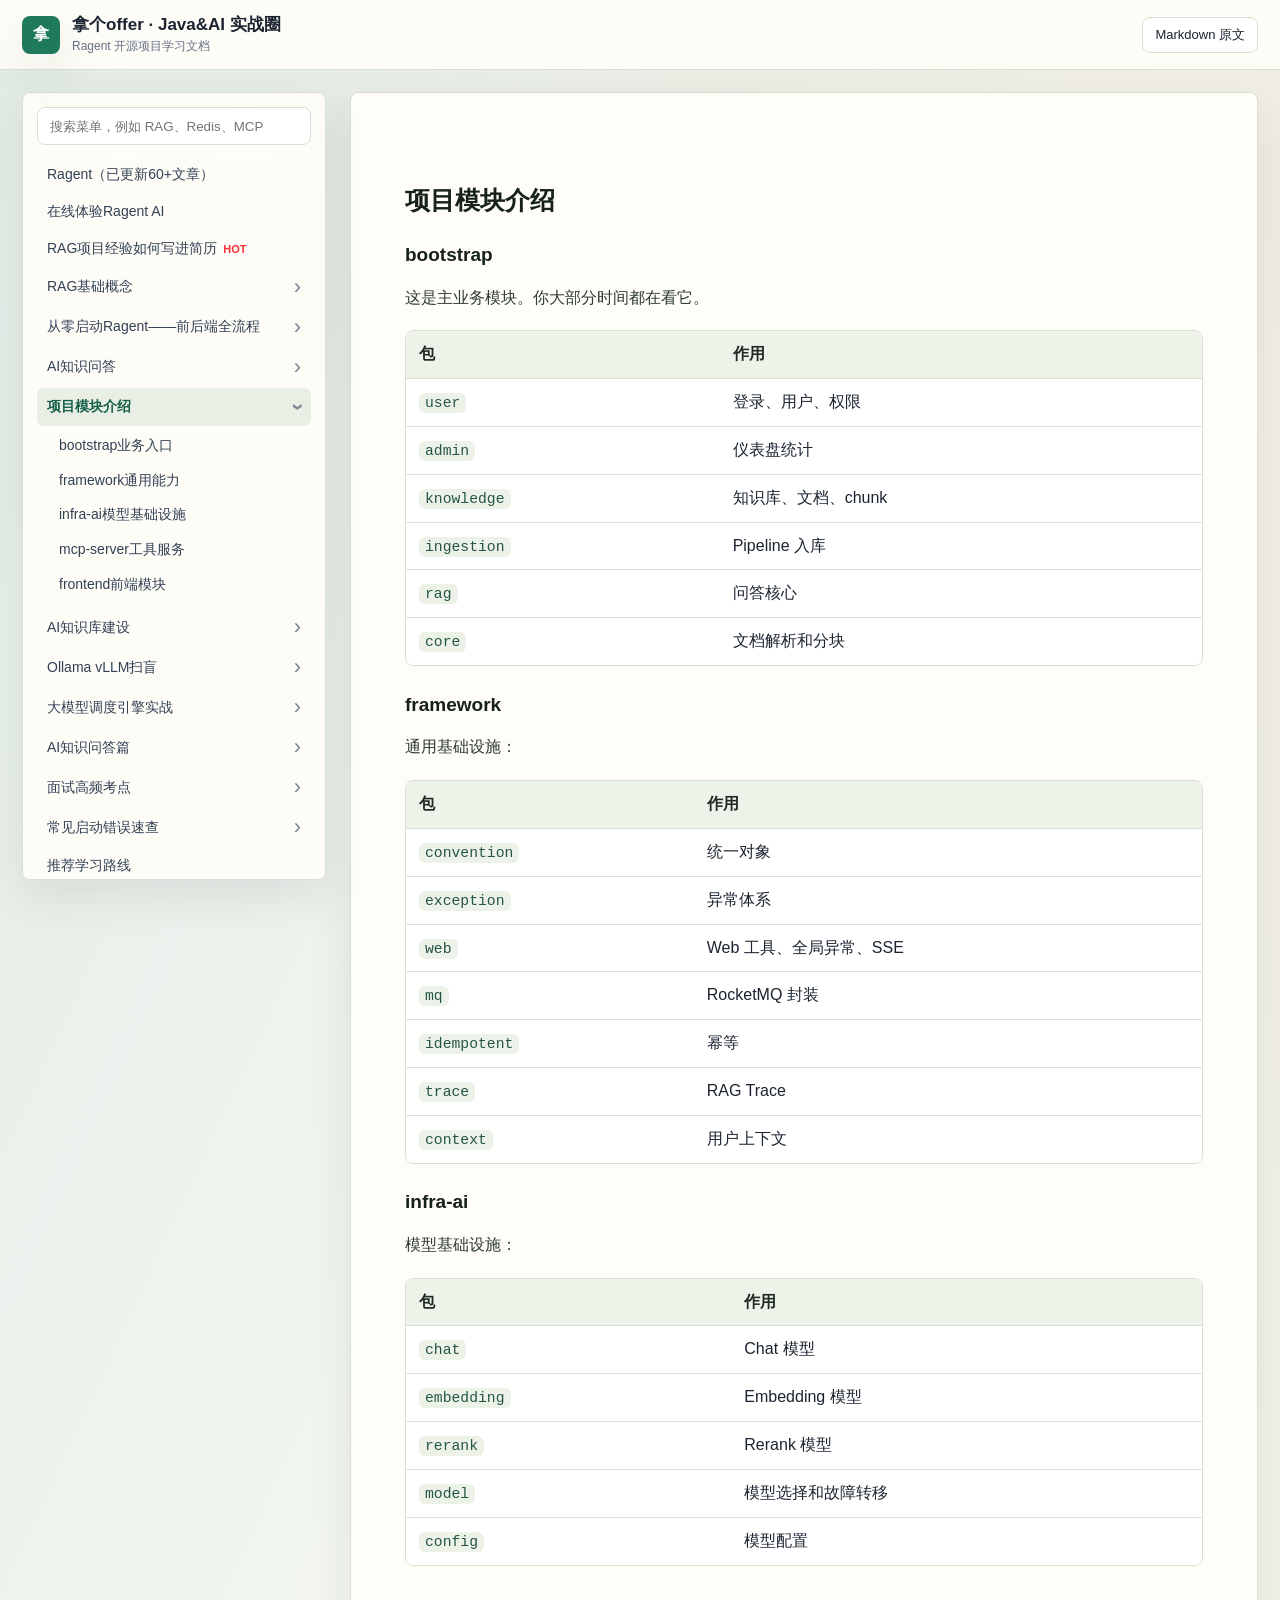
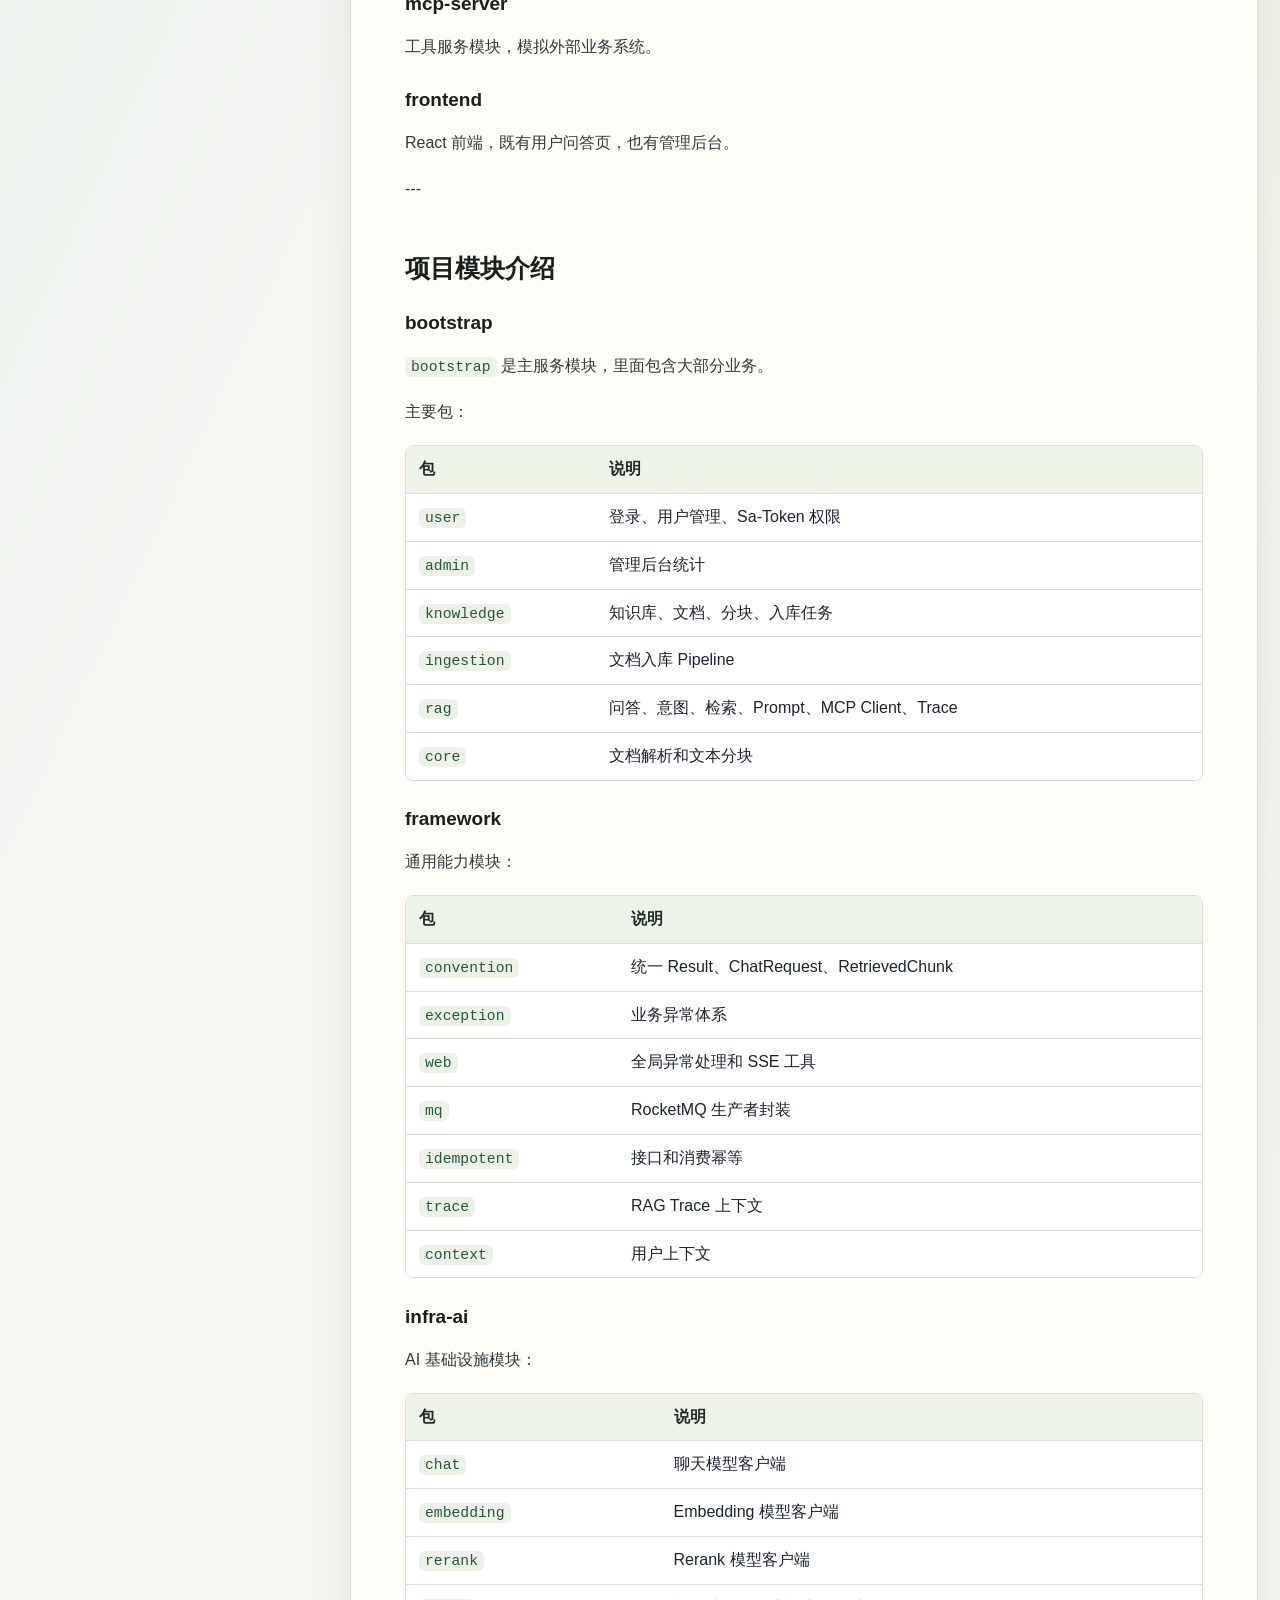
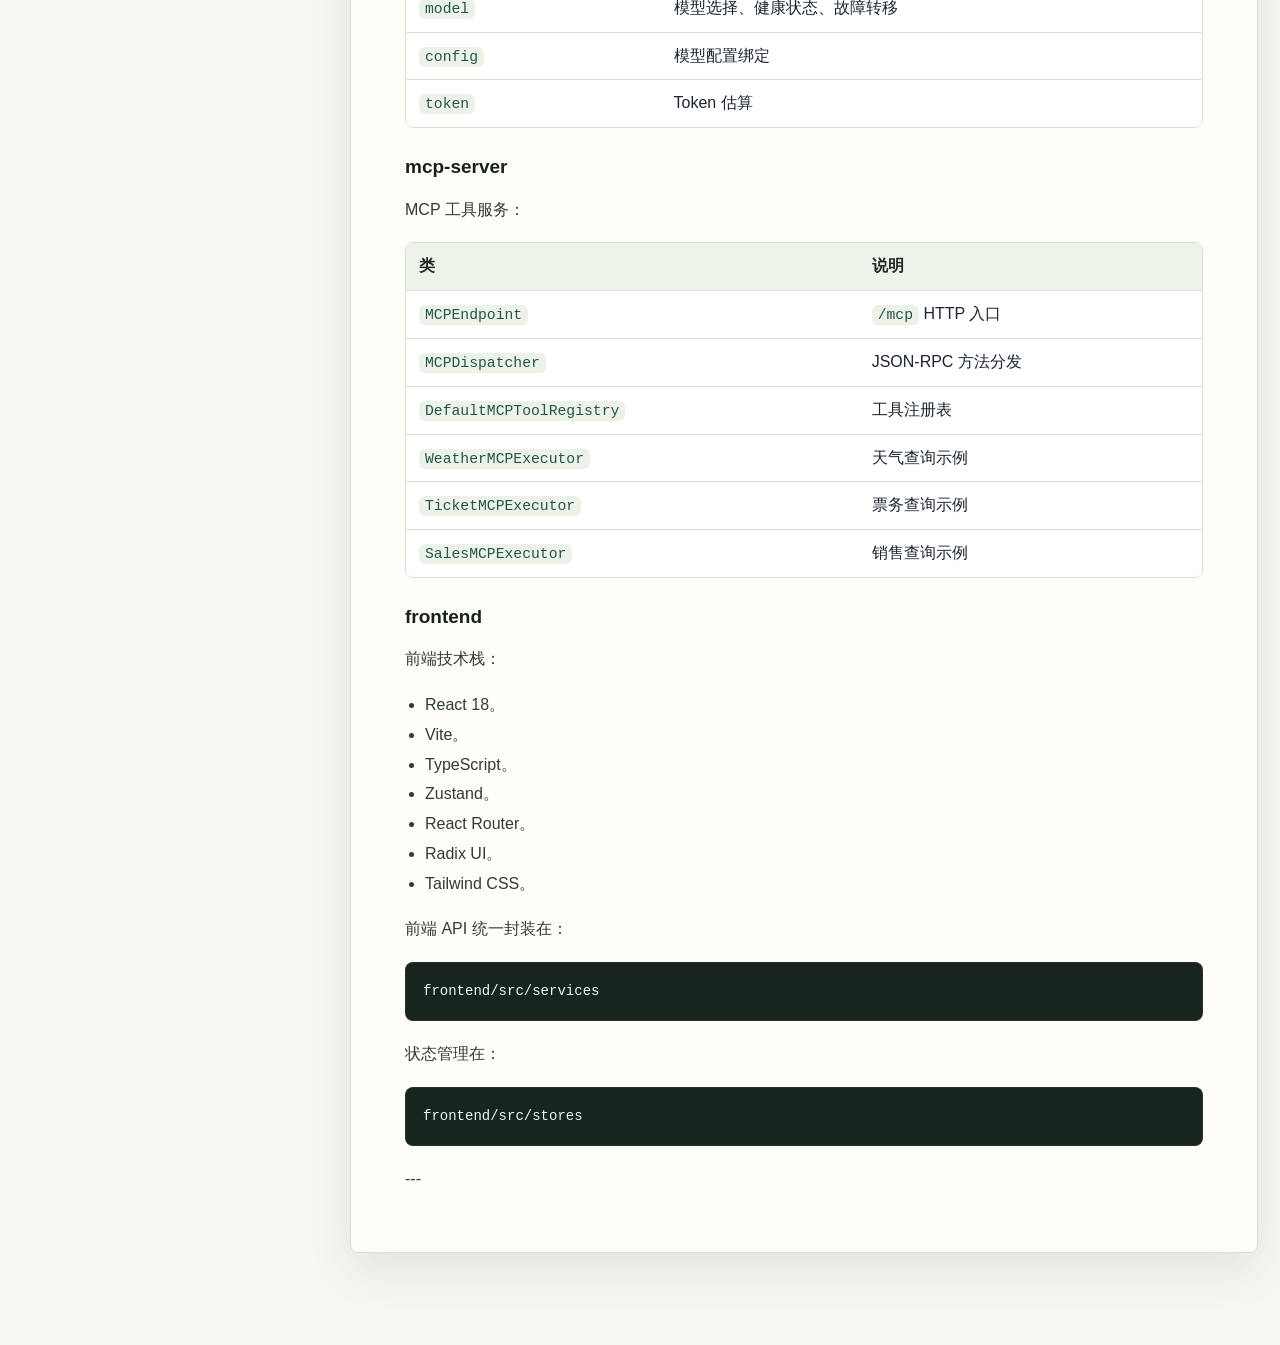
<file: modules.html>
<!doctype html>
<html lang="zh-CN">
<head>
  <meta charset="UTF-8" />
  <meta name="viewport" content="width=device-width, initial-scale=1.0" />
  <title>项目模块介绍</title>
  <link rel="stylesheet" href="./styles.css" />
</head>
<body data-page="modules">
  <div class="reading-progress" id="readingProgress"></div>
  <header class="topbar">
    <button class="icon-button only-mobile" id="menuToggle" aria-label="打开目录">☰</button>
    <div class="brand">
      <span class="brand-mark">拿</span>
      <div>
        <div class="brand-title">拿个offer · Java&AI 实战圈</div>
        <div class="brand-subtitle">Ragent 开源项目学习文档</div>
      </div>
    </div>
    <a class="source-link" href="../ragent/docs/ragent-open-study-guide.md">Markdown 原文</a>
  </header>
  <div class="layout">
    <aside class="sidebar" id="sidebar">
      <div class="search-box">
        <input id="searchInput" type="search" placeholder="搜索菜单，例如 RAG、Redis、MCP" />
      </div>
      <nav class="nav" id="nav">
        <a href="./index.html#a-ragent" class="menu-link depth-0" data-heading="Ragent（已更新60+文章）">Ragent（已更新60+文章）</a>
<a href="./online-demo.html#b-在线体验-ragent-ai" class="menu-link depth-0" data-heading="在线体验Ragent AI">在线体验Ragent AI</a>
<a href="./resume.html#c-rag-项目经验如何写进简历" class="menu-link depth-0" data-heading="RAG项目经验如何写进简历">RAG项目经验如何写进简历<span class="menu-badge">HOT</span></a>
<div class="menu-group depth-0">
        <button class="menu-toggle" type="button" data-target="d-rag-基础概念" data-page="rag-basics" data-heading="RAG基础概念">
          <span>RAG基础概念</span>
          <span class="chevron">›</span>
        </button>
        <div class="menu-children">
          <a href="./rag-basics.html#d1-什么是-rag-技术" class="menu-link depth-1" data-heading="什么是RAG技术?">什么是RAG技术?</a>
<div class="menu-group depth-1">
        <button class="menu-toggle" type="button" data-target="e-rag-基础概念---基础篇" data-page="rag-basics" data-heading="基础篇">
          <span>基础篇</span>
          <span class="chevron">›</span>
        </button>
        <div class="menu-children">
          <a href="./rag-basics.html#e1-什么是大模型" class="menu-link depth-2" data-heading="什么是大模型">什么是大模型</a>
<a href="./rag-basics.html#e2-ragent-中大模型承担哪些任务" class="menu-link depth-2" data-heading="如何调用大模型">如何调用大模型</a>
<a href="./rag-basics.html#e3-如何调用大模型" class="menu-link depth-2" data-heading="如何写好Prompt工程">如何写好Prompt工程</a>
        </div>
      </div>
<div class="menu-group depth-1">
        <button class="menu-toggle" type="button" data-target="f-rag-基础概念---数据篇" data-page="rag-basics" data-heading="数据篇">
          <span>数据篇</span>
          <span class="chevron">›</span>
        </button>
        <div class="menu-children">
          <a href="./rag-basics.html#f1-用-apache-tika-解析文档" class="menu-link depth-2" data-heading="为什么需要文档解析">为什么需要文档解析</a>
<a href="./rag-basics.html#f2-为什么需要-tika" class="menu-link depth-2" data-heading="文档解析都有哪些坑">文档解析都有哪些坑</a>
<a href="./rag-basics.html#f3-ragent-文档解析流程" class="menu-link depth-2" data-heading="Ragent中如何解析文档">Ragent中如何解析文档</a>
<a href="./rag-basics.html#f4-数据分块-chunk-策略与实践" class="menu-link depth-2" data-heading="数据分块是什么">数据分块是什么</a>
<a href="./rag-basics.html#85-文档分块" class="menu-link depth-2" data-heading="固定长度分块">固定长度分块</a>
<a href="./rag-basics.html#85-文档分块" class="menu-link depth-2" data-heading="结构感知分块">结构感知分块</a>
        </div>
      </div>
<div class="menu-group depth-1">
        <button class="menu-toggle" type="button" data-target="g-rag-基础概念---向量篇" data-page="rag-basics" data-heading="向量篇">
          <span>向量篇</span>
          <span class="chevron">›</span>
        </button>
        <div class="menu-children">
          <a href="./rag-basics.html#g1-从文本到向量理解-embedding" class="menu-link depth-2" data-heading="什么是Embedding">什么是Embedding</a>
<a href="./rag-basics.html#g2-为什么不用普通-sql-like" class="menu-link depth-2" data-heading="什么是向量数据库">什么是向量数据库</a>
<a href="./rag-basics.html#44-向量篇" class="menu-link depth-2" data-heading="pgvector向量存储">pgvector向量存储</a>
<a href="./rag-basics.html#44-向量篇" class="menu-link depth-2" data-heading="Milvus向量存储">Milvus向量存储</a>
<a href="./rag-basics.html#44-向量篇" class="menu-link depth-2" data-heading="HNSW索引与相似度">HNSW索引与相似度</a>
        </div>
      </div>
<div class="menu-group depth-1">
        <button class="menu-toggle" type="button" data-target="h-rag-基础概念---应用篇" data-page="rag-basics" data-heading="应用篇">
          <span>应用篇</span>
          <span class="chevron">›</span>
        </button>
        <div class="menu-children">
          <a href="./rag-basics.html#81-知识库对象" class="menu-link depth-2" data-heading="知识库管理">知识库管理</a>
<a href="./rag-basics.html#82-文档上传" class="menu-link depth-2" data-heading="文档管理">文档管理</a>
<a href="./rag-basics.html#112-为什么要意图树" class="menu-link depth-2" data-heading="意图树管理">意图树管理</a>
<a href="./rag-basics.html#114-为什么要-trace" class="menu-link depth-2" data-heading="Trace链路追踪">Trace链路追踪</a>
        </div>
      </div>
<div class="menu-group depth-1">
        <button class="menu-toggle" type="button" data-target="i-rag-基础概念---mcp-篇" data-page="rag-basics" data-heading="MCP篇">
          <span>MCP篇</span>
          <span class="chevron">›</span>
        </button>
        <div class="menu-children">
          <a href="./rag-basics.html#46-mcp-篇" class="menu-link depth-2" data-heading="MCP是什么">MCP是什么</a>
<a href="./rag-basics.html#o4-mcp-server" class="menu-link depth-2" data-heading="MCP Server">MCP Server</a>
<a href="./rag-basics.html#46-mcp-篇" class="menu-link depth-2" data-heading="tools/list与tools/call">tools/list与tools/call</a>
<a href="./rag-basics.html#46-mcp-篇" class="menu-link depth-2" data-heading="Ragent如何调用MCP">Ragent如何调用MCP</a>
        </div>
      </div>
<div class="menu-group depth-1">
        <button class="menu-toggle" type="button" data-target="j-rag-基础概念---对话增强篇" data-page="rag-basics" data-heading="对话增强篇">
          <span>对话增强篇</span>
          <span class="chevron">›</span>
        </button>
        <div class="menu-children">
          <a href="./rag-basics.html#61-会话记忆" class="menu-link depth-2" data-heading="会话记忆">会话记忆</a>
<a href="./rag-basics.html#62-问题改写" class="menu-link depth-2" data-heading="问题改写">问题改写</a>
<a href="./rag-basics.html#47-对话增强篇" class="menu-link depth-2" data-heading="多问题拆分">多问题拆分</a>
<a href="./rag-basics.html#47-对话增强篇" class="menu-link depth-2" data-heading="意图澄清">意图澄清</a>
        </div>
      </div>
<div class="menu-group depth-1">
        <button class="menu-toggle" type="button" data-target="48-数据传输协议" data-page="rag-basics" data-heading="数据传输协议">
          <span>数据传输协议</span>
          <span class="chevron">›</span>
        </button>
        <div class="menu-children">
          <a href="./rag-basics.html#48-数据传输协议" class="menu-link depth-2" data-heading="SSE协议与流式响应">SSE协议与流式响应</a>
<a href="./rag-basics.html#48-数据传输协议" class="menu-link depth-2" data-heading="SpringBoot SSE服务端实战">SpringBoot SSE服务端实战</a>
        </div>
      </div>
<div class="menu-group depth-1">
        <button class="menu-toggle" type="button" data-target="ragent-开源项目平替学习文档" data-page="rag-basics" data-heading="模型检索生成评估与优化">
          <span>模型检索生成评估与优化</span>
          <span class="chevron">›</span>
        </button>
        <div class="menu-children">
          <a href="./rag-basics.html#ragent-开源项目平替学习文档" class="menu-link depth-2" data-heading="检索效果怎么判断">检索效果怎么判断</a>
<a href="./rag-basics.html#ragent-开源项目平替学习文档" class="menu-link depth-2" data-heading="召回率与准确率">召回率与准确率</a>
<a href="./rag-basics.html#123-为什么要-rerank" class="menu-link depth-2" data-heading="Rerank优化">Rerank优化</a>
<a href="./rag-basics.html#114-为什么要-trace" class="menu-link depth-2" data-heading="Trace辅助调优">Trace辅助调优</a>
        </div>
      </div>
        </div>
      </div>
<div class="menu-group depth-0">
        <button class="menu-toggle" type="button" data-target="m-从零启动-ragent-前后端全流程" data-page="getting-started" data-heading="从零启动Ragent——前后端全流程">
          <span>从零启动Ragent——前后端全流程</span>
          <span class="chevron">›</span>
        </button>
        <div class="menu-children">
          <div class="menu-group depth-1">
        <button class="menu-toggle" type="button" data-target="m1-中间件初始化" data-page="getting-started" data-heading="中间件初始化">
          <span>中间件初始化</span>
          <span class="chevron">›</span>
        </button>
        <div class="menu-children">
          <a href="./getting-started.html#m2-本地开发环境搭建" class="menu-link depth-2" data-heading="本地开发环境搭建">本地开发环境搭建</a>
<a href="./getting-started.html#m3-docker-中间件部署" class="menu-link depth-2" data-heading="Docker中间件部署">Docker中间件部署</a>
<a href="./getting-started.html#m4-postgresql-数据库初始化" class="menu-link depth-2" data-heading="PostgreSQL数据库初始化">PostgreSQL数据库初始化</a>
        </div>
      </div>
        </div>
      </div>
<div class="menu-group depth-0">
        <button class="menu-toggle" type="button" data-target="n-ai-知识问答" data-page="ai-qa" data-heading="AI知识问答">
          <span>AI知识问答</span>
          <span class="chevron">›</span>
        </button>
        <div class="menu-children">
          <a href="./ai-qa.html#n1-用户提问后发生了什么" class="menu-link depth-1" data-heading="会话记忆">会话记忆</a>
<a href="./ai-qa.html#n2-streamchatpipeline-逐行理解" class="menu-link depth-1" data-heading="问题改写">问题改写</a>
<a href="./ai-qa.html#n3-问答链路中的关键设计" class="menu-link depth-1" data-heading="意图识别">意图识别</a>
<a href="./ai-qa.html#64-多通道检索" class="menu-link depth-1" data-heading="多通道检索">多通道检索</a>
<a href="./ai-qa.html#65-prompt-构建" class="menu-link depth-1" data-heading="Prompt构建">Prompt构建</a>
<a href="./ai-qa.html#66-流式输出" class="menu-link depth-1" data-heading="流式输出">流式输出</a>
        </div>
      </div>
<div class="menu-group depth-0">
        <button class="menu-toggle" type="button" data-target="o-项目模块介绍" data-page="modules" data-heading="项目模块介绍">
          <span>项目模块介绍</span>
          <span class="chevron">›</span>
        </button>
        <div class="menu-children">
          <a href="#71-bootstrap" class="menu-link depth-1" data-heading="bootstrap业务入口">bootstrap业务入口</a>
<a href="#72-framework" class="menu-link depth-1" data-heading="framework通用能力">framework通用能力</a>
<a href="#73-infra-ai" class="menu-link depth-1" data-heading="infra-ai模型基础设施">infra-ai模型基础设施</a>
<a href="#74-mcp-server" class="menu-link depth-1" data-heading="mcp-server工具服务">mcp-server工具服务</a>
<a href="#75-frontend" class="menu-link depth-1" data-heading="frontend前端模块">frontend前端模块</a>
        </div>
      </div>
<div class="menu-group depth-0">
        <button class="menu-toggle" type="button" data-target="p-ai-知识库建设" data-page="knowledge-base" data-heading="AI知识库建设">
          <span>AI知识库建设</span>
          <span class="chevron">›</span>
        </button>
        <div class="menu-children">
          <a href="./knowledge-base.html#p1-知识库建设主流程" class="menu-link depth-1" data-heading="知识库对象">知识库对象</a>
<a href="./knowledge-base.html#p2-关键接口" class="menu-link depth-1" data-heading="文档上传">文档上传</a>
<a href="./knowledge-base.html#p3-普通分块模式" class="menu-link depth-1" data-heading="文件存储">文件存储</a>
<a href="./knowledge-base.html#p4-pipeline-模式" class="menu-link depth-1" data-heading="文档解析">文档解析</a>
<a href="./knowledge-base.html#85-文档分块" class="menu-link depth-1" data-heading="文档分块">文档分块</a>
<a href="./knowledge-base.html#86-向量化" class="menu-link depth-1" data-heading="向量化">向量化</a>
<a href="./knowledge-base.html#87-异步入库" class="menu-link depth-1" data-heading="异步入库">异步入库</a>
<a href="./knowledge-base.html#88-pipeline-入库" class="menu-link depth-1" data-heading="Pipeline入库">Pipeline入库</a>
        </div>
      </div>
<div class="menu-group depth-0">
        <button class="menu-toggle" type="button" data-target="q-ollama-vllm-扫盲" data-page="ollama-vllm" data-heading="Ollama vLLM扫盲">
          <span>Ollama vLLM扫盲</span>
          <span class="chevron">›</span>
        </button>
        <div class="menu-children">
          <a href="./ollama-vllm.html#q1-ollama" class="menu-link depth-1" data-heading="Ollama是什么">Ollama是什么</a>
<a href="./ollama-vllm.html#q2-vllm" class="menu-link depth-1" data-heading="vLLM是什么">vLLM是什么</a>
        </div>
      </div>
<div class="menu-group depth-0">
        <button class="menu-toggle" type="button" data-target="r-大模型调度引擎实战" data-page="model-scheduler" data-heading="大模型调度引擎实战">
          <span>大模型调度引擎实战</span>
          <span class="chevron">›</span>
        </button>
        <div class="menu-children">
          <a href="./model-scheduler.html#r1-为什么要模型调度" class="menu-link depth-1" data-heading="AI基础设施层宏观设计">AI基础设施层宏观设计</a>
<a href="./model-scheduler.html#r2-ragent-的模型调度类" class="menu-link depth-1" data-heading="多模型路由与智能选择">多模型路由与智能选择</a>
<a href="./model-scheduler.html#r3-执行逻辑" class="menu-link depth-1" data-heading="三态熔断器与故障转移">三态熔断器与故障转移</a>
<a href="./model-scheduler.html#r4-面试怎么讲" class="menu-link depth-1" data-heading="Chat同步调用与模板方法">Chat同步调用与模板方法</a>
<a href="./model-scheduler.html#ragent-开源项目平替学习文档" class="menu-link depth-1" data-heading="SSE流式解析与异步执行">SSE流式解析与异步执行</a>
<a href="./model-scheduler.html#ragent-开源项目平替学习文档" class="menu-link depth-1" data-heading="流式路由的首包探测机制">流式路由的首包探测机制</a>
<a href="./model-scheduler.html#ragent-开源项目平替学习文档" class="menu-link depth-1" data-heading="Embedding向量化客户端">Embedding向量化客户端</a>
<a href="./model-scheduler.html#ragent-开源项目平替学习文档" class="menu-link depth-1" data-heading="Rerank重排序与辅助工具">Rerank重排序与辅助工具</a>
        </div>
      </div>
<div class="menu-group depth-0">
        <button class="menu-toggle" type="button" data-target="s-ai-知识问答篇" data-page="ai-qa-advanced" data-heading="AI知识问答篇">
          <span>AI知识问答篇</span>
          <span class="chevron">›</span>
        </button>
        <div class="menu-children">
          <a href="./ai-qa-advanced.html#s1-多通道检索" class="menu-link depth-1" data-heading="一次问答从前端到后端">一次问答从前端到后端</a>
<a href="./ai-qa-advanced.html#s2-为什么要意图定向检索" class="menu-link depth-1" data-heading="为什么要意图树">为什么要意图树</a>
<a href="./ai-qa-advanced.html#s3-空检索怎么处理" class="menu-link depth-1" data-heading="为什么要查询词映射">为什么要查询词映射</a>
<a href="./ai-qa-advanced.html#114-为什么要-trace" class="menu-link depth-1" data-heading="为什么要Trace">为什么要Trace</a>
        </div>
      </div>
<div class="menu-group depth-0">
        <button class="menu-toggle" type="button" data-target="t-面试高频考点" data-page="interview" data-heading="面试高频考点">
          <span>面试高频考点</span>
          <span class="chevron">›</span>
        </button>
        <div class="menu-children">
          <a href="./interview.html#t1-rag-和微调区别" class="menu-link depth-1" data-heading="RAG和微调有什么区别">RAG和微调有什么区别</a>
<a href="./interview.html#t2-为什么要分块" class="menu-link depth-1" data-heading="为什么文档要分块">为什么文档要分块</a>
<a href="./interview.html#t3-为什么要-rerank" class="menu-link depth-1" data-heading="为什么要Rerank">为什么要Rerank</a>
<a href="./interview.html#t4-为什么要-rocketmq" class="menu-link depth-1" data-heading="为什么要多通道检索">为什么要多通道检索</a>
<a href="./interview.html#t5-为什么要-redis" class="menu-link depth-1" data-heading="为什么要MCP">为什么要MCP</a>
<a href="./interview.html#t6-为什么要-mcp" class="menu-link depth-1" data-heading="为什么要异步文档入库">为什么要异步文档入库</a>
<a href="./interview.html#t7-为什么要-trace" class="menu-link depth-1" data-heading="为什么要模型路由">为什么要模型路由</a>
<a href="./interview.html#t8-这个项目最值得讲的亮点" class="menu-link depth-1" data-heading="项目亮点怎么讲">项目亮点怎么讲</a>
        </div>
      </div>
<div class="menu-group depth-0">
        <button class="menu-toggle" type="button" data-target="13-常见启动错误速查" data-page="faq" data-heading="常见启动错误速查">
          <span>常见启动错误速查</span>
          <span class="chevron">›</span>
        </button>
        <div class="menu-children">
          <a href="./faq.html#131-docker-api-连接失败" class="menu-link depth-1" data-heading="Docker API 连接失败">Docker API 连接失败</a>
<a href="./faq.html#132-后端连不上-redis" class="menu-link depth-1" data-heading="后端连不上 Redis">后端连不上 Redis</a>
<a href="./faq.html#133-后端数据库密码错误" class="menu-link depth-1" data-heading="后端数据库密码错误">后端数据库密码错误</a>
<a href="./faq.html#134-rocketmq-dashboard-打不开" class="menu-link depth-1" data-heading="RocketMQ Dashboard 打不开">RocketMQ Dashboard 打不开</a>
<a href="./faq.html#135-前端-5173-端口冲突" class="menu-link depth-1" data-heading="前端 5173 端口冲突">前端 5173 端口冲突</a>
        </div>
      </div>
<a href="./study-path.html#14-推荐学习路线" class="menu-link depth-0" data-heading="推荐学习路线">推荐学习路线</a>
<a href="./summary.html#15-一句话总结" class="menu-link depth-0" data-heading="一句话总结">一句话总结</a>
<div class="menu-muted depth-0">内容正在持续更新中...</div>
      </nav>
    </aside>
    <main class="content">
      <article class="doc" id="doc">
        <h2 id="o-项目模块介绍">项目模块介绍<a class="heading-anchor" href="#o-项目模块介绍" aria-label="Link to 项目模块介绍">#</a></h2>

<h3 id="o1-bootstrap">bootstrap<a class="heading-anchor" href="#o1-bootstrap" aria-label="Link to bootstrap">#</a></h3>
<p>这是主业务模块。你大部分时间都在看它。</p>
<div class="table-wrap"><table>
<thead><tr>
<th>包</th>
<th>作用</th>
</tr></thead>
<tbody>
<tr>
<td><code>user</code></td>
<td>登录、用户、权限</td>
</tr>
<tr>
<td><code>admin</code></td>
<td>仪表盘统计</td>
</tr>
<tr>
<td><code>knowledge</code></td>
<td>知识库、文档、chunk</td>
</tr>
<tr>
<td><code>ingestion</code></td>
<td>Pipeline 入库</td>
</tr>
<tr>
<td><code>rag</code></td>
<td>问答核心</td>
</tr>
<tr>
<td><code>core</code></td>
<td>文档解析和分块</td>
</tr>
</tbody>
</table></div>

<h3 id="o2-framework">framework<a class="heading-anchor" href="#o2-framework" aria-label="Link to framework">#</a></h3>
<p>通用基础设施：</p>
<div class="table-wrap"><table>
<thead><tr>
<th>包</th>
<th>作用</th>
</tr></thead>
<tbody>
<tr>
<td><code>convention</code></td>
<td>统一对象</td>
</tr>
<tr>
<td><code>exception</code></td>
<td>异常体系</td>
</tr>
<tr>
<td><code>web</code></td>
<td>Web 工具、全局异常、SSE</td>
</tr>
<tr>
<td><code>mq</code></td>
<td>RocketMQ 封装</td>
</tr>
<tr>
<td><code>idempotent</code></td>
<td>幂等</td>
</tr>
<tr>
<td><code>trace</code></td>
<td>RAG Trace</td>
</tr>
<tr>
<td><code>context</code></td>
<td>用户上下文</td>
</tr>
</tbody>
</table></div>

<h3 id="o3-infra-ai">infra-ai<a class="heading-anchor" href="#o3-infra-ai" aria-label="Link to infra-ai">#</a></h3>
<p>模型基础设施：</p>
<div class="table-wrap"><table>
<thead><tr>
<th>包</th>
<th>作用</th>
</tr></thead>
<tbody>
<tr>
<td><code>chat</code></td>
<td>Chat 模型</td>
</tr>
<tr>
<td><code>embedding</code></td>
<td>Embedding 模型</td>
</tr>
<tr>
<td><code>rerank</code></td>
<td>Rerank 模型</td>
</tr>
<tr>
<td><code>model</code></td>
<td>模型选择和故障转移</td>
</tr>
<tr>
<td><code>config</code></td>
<td>模型配置</td>
</tr>
</tbody>
</table></div>

<h3 id="o4-mcp-server">mcp-server<a class="heading-anchor" href="#o4-mcp-server" aria-label="Link to mcp-server">#</a></h3>
<p>工具服务模块，模拟外部业务系统。</p>

<h3 id="o5-frontend">frontend<a class="heading-anchor" href="#o5-frontend" aria-label="Link to frontend">#</a></h3>
<p>React 前端，既有用户问答页，也有管理后台。</p>
<p>---</p>

<h2 id="7-项目模块介绍">项目模块介绍<a class="heading-anchor" href="#7-项目模块介绍" aria-label="Link to 项目模块介绍">#</a></h2>

<h3 id="71-bootstrap">bootstrap<a class="heading-anchor" href="#71-bootstrap" aria-label="Link to bootstrap">#</a></h3>
<p><code>bootstrap</code> 是主服务模块，里面包含大部分业务。</p>
<p>主要包：</p>
<div class="table-wrap"><table>
<thead><tr>
<th>包</th>
<th>说明</th>
</tr></thead>
<tbody>
<tr>
<td><code>user</code></td>
<td>登录、用户管理、Sa-Token 权限</td>
</tr>
<tr>
<td><code>admin</code></td>
<td>管理后台统计</td>
</tr>
<tr>
<td><code>knowledge</code></td>
<td>知识库、文档、分块、入库任务</td>
</tr>
<tr>
<td><code>ingestion</code></td>
<td>文档入库 Pipeline</td>
</tr>
<tr>
<td><code>rag</code></td>
<td>问答、意图、检索、Prompt、MCP Client、Trace</td>
</tr>
<tr>
<td><code>core</code></td>
<td>文档解析和文本分块</td>
</tr>
</tbody>
</table></div>

<h3 id="72-framework">framework<a class="heading-anchor" href="#72-framework" aria-label="Link to framework">#</a></h3>
<p>通用能力模块：</p>
<div class="table-wrap"><table>
<thead><tr>
<th>包</th>
<th>说明</th>
</tr></thead>
<tbody>
<tr>
<td><code>convention</code></td>
<td>统一 Result、ChatRequest、RetrievedChunk</td>
</tr>
<tr>
<td><code>exception</code></td>
<td>业务异常体系</td>
</tr>
<tr>
<td><code>web</code></td>
<td>全局异常处理和 SSE 工具</td>
</tr>
<tr>
<td><code>mq</code></td>
<td>RocketMQ 生产者封装</td>
</tr>
<tr>
<td><code>idempotent</code></td>
<td>接口和消费幂等</td>
</tr>
<tr>
<td><code>trace</code></td>
<td>RAG Trace 上下文</td>
</tr>
<tr>
<td><code>context</code></td>
<td>用户上下文</td>
</tr>
</tbody>
</table></div>

<h3 id="73-infra-ai">infra-ai<a class="heading-anchor" href="#73-infra-ai" aria-label="Link to infra-ai">#</a></h3>
<p>AI 基础设施模块：</p>
<div class="table-wrap"><table>
<thead><tr>
<th>包</th>
<th>说明</th>
</tr></thead>
<tbody>
<tr>
<td><code>chat</code></td>
<td>聊天模型客户端</td>
</tr>
<tr>
<td><code>embedding</code></td>
<td>Embedding 模型客户端</td>
</tr>
<tr>
<td><code>rerank</code></td>
<td>Rerank 模型客户端</td>
</tr>
<tr>
<td><code>model</code></td>
<td>模型选择、健康状态、故障转移</td>
</tr>
<tr>
<td><code>config</code></td>
<td>模型配置绑定</td>
</tr>
<tr>
<td><code>token</code></td>
<td>Token 估算</td>
</tr>
</tbody>
</table></div>

<h3 id="74-mcp-server">mcp-server<a class="heading-anchor" href="#74-mcp-server" aria-label="Link to mcp-server">#</a></h3>
<p>MCP 工具服务：</p>
<div class="table-wrap"><table>
<thead><tr>
<th>类</th>
<th>说明</th>
</tr></thead>
<tbody>
<tr>
<td><code>MCPEndpoint</code></td>
<td><code>/mcp</code> HTTP 入口</td>
</tr>
<tr>
<td><code>MCPDispatcher</code></td>
<td>JSON-RPC 方法分发</td>
</tr>
<tr>
<td><code>DefaultMCPToolRegistry</code></td>
<td>工具注册表</td>
</tr>
<tr>
<td><code>WeatherMCPExecutor</code></td>
<td>天气查询示例</td>
</tr>
<tr>
<td><code>TicketMCPExecutor</code></td>
<td>票务查询示例</td>
</tr>
<tr>
<td><code>SalesMCPExecutor</code></td>
<td>销售查询示例</td>
</tr>
</tbody>
</table></div>

<h3 id="75-frontend">frontend<a class="heading-anchor" href="#75-frontend" aria-label="Link to frontend">#</a></h3>
<p>前端技术栈：</p>
<ul>
<li>React 18。</li>
<li>Vite。</li>
<li>TypeScript。</li>
<li>Zustand。</li>
<li>React Router。</li>
<li>Radix UI。</li>
<li>Tailwind CSS。</li>
</ul>
<p>前端 API 统一封装在：</p>
<pre><code class="language-text">frontend/src/services</code></pre>
<p>状态管理在：</p>
<pre><code class="language-text">frontend/src/stores</code></pre>
<p>---</p>

      </article>
    </main>
  </div>
  <button class="back-top" id="backTop" aria-label="回到顶部">↑</button>
  <script src="./site.js"></script>
</body>
</html>
</file>
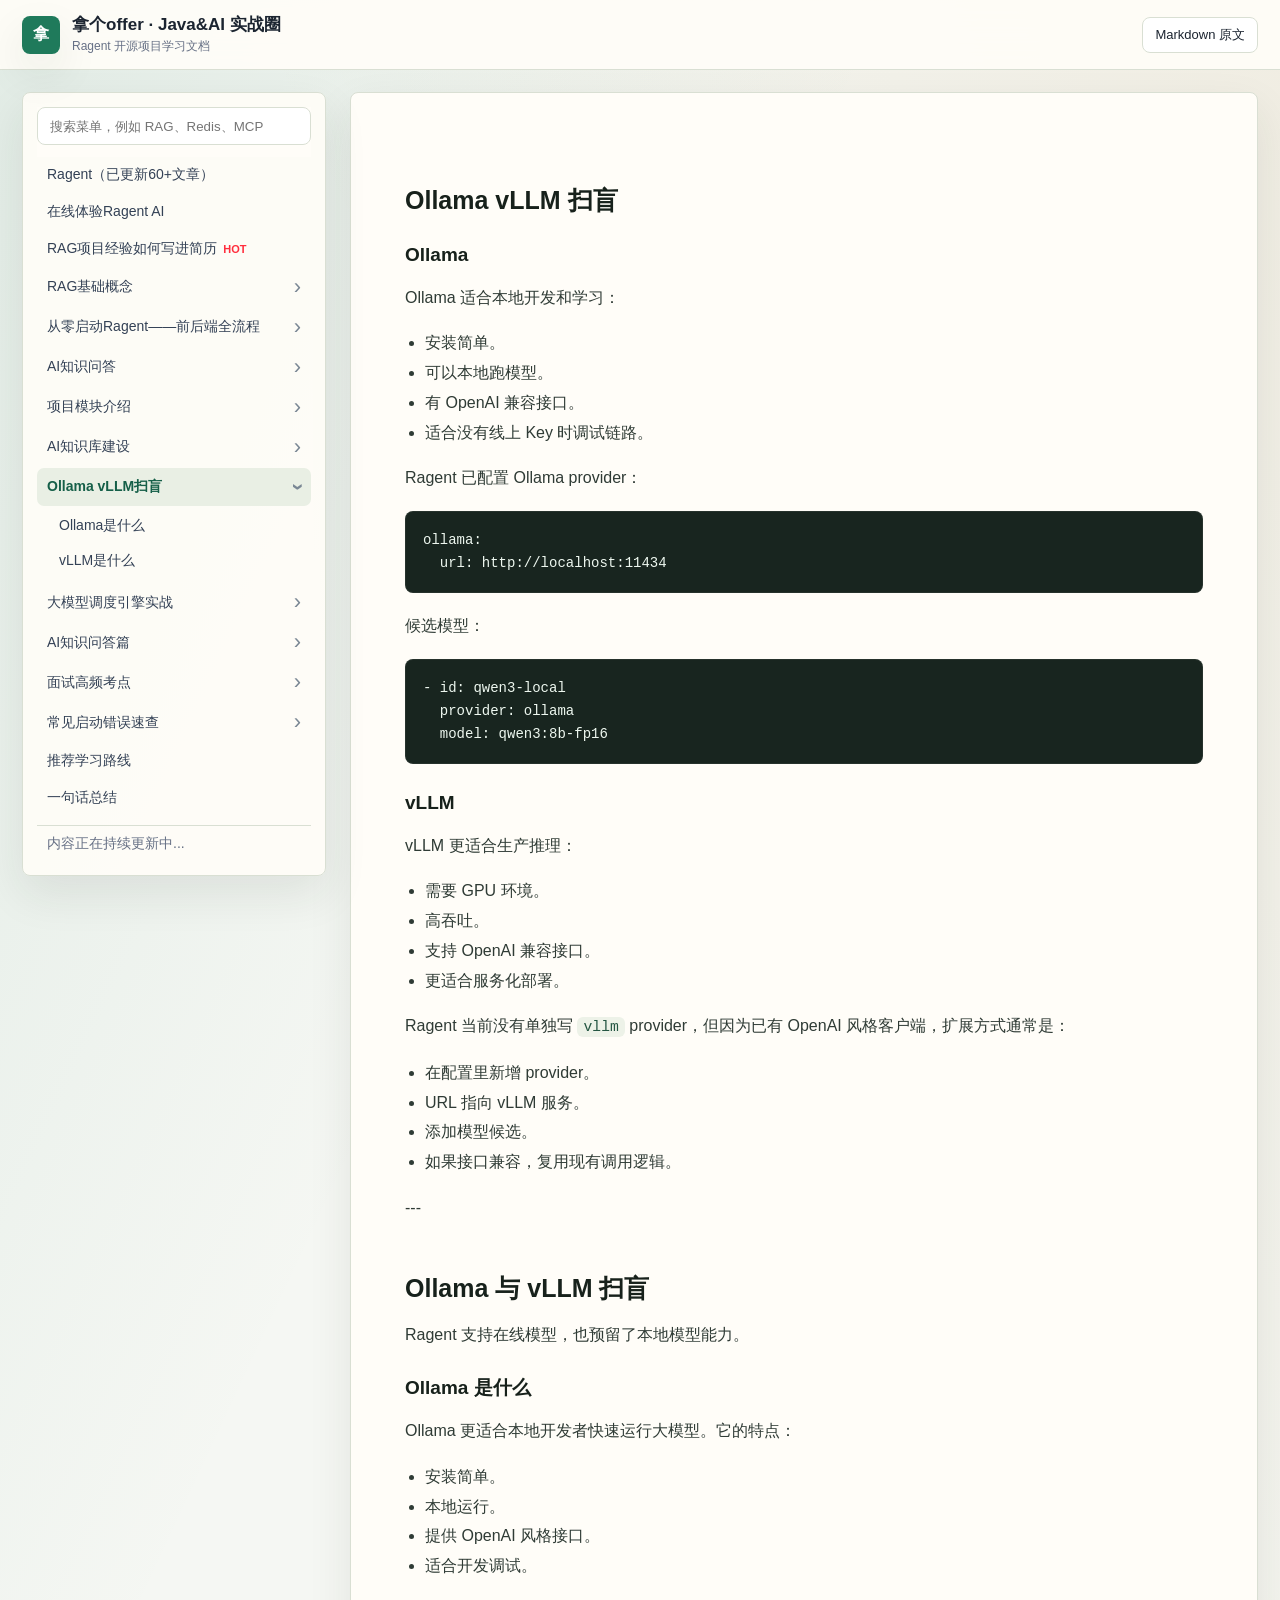
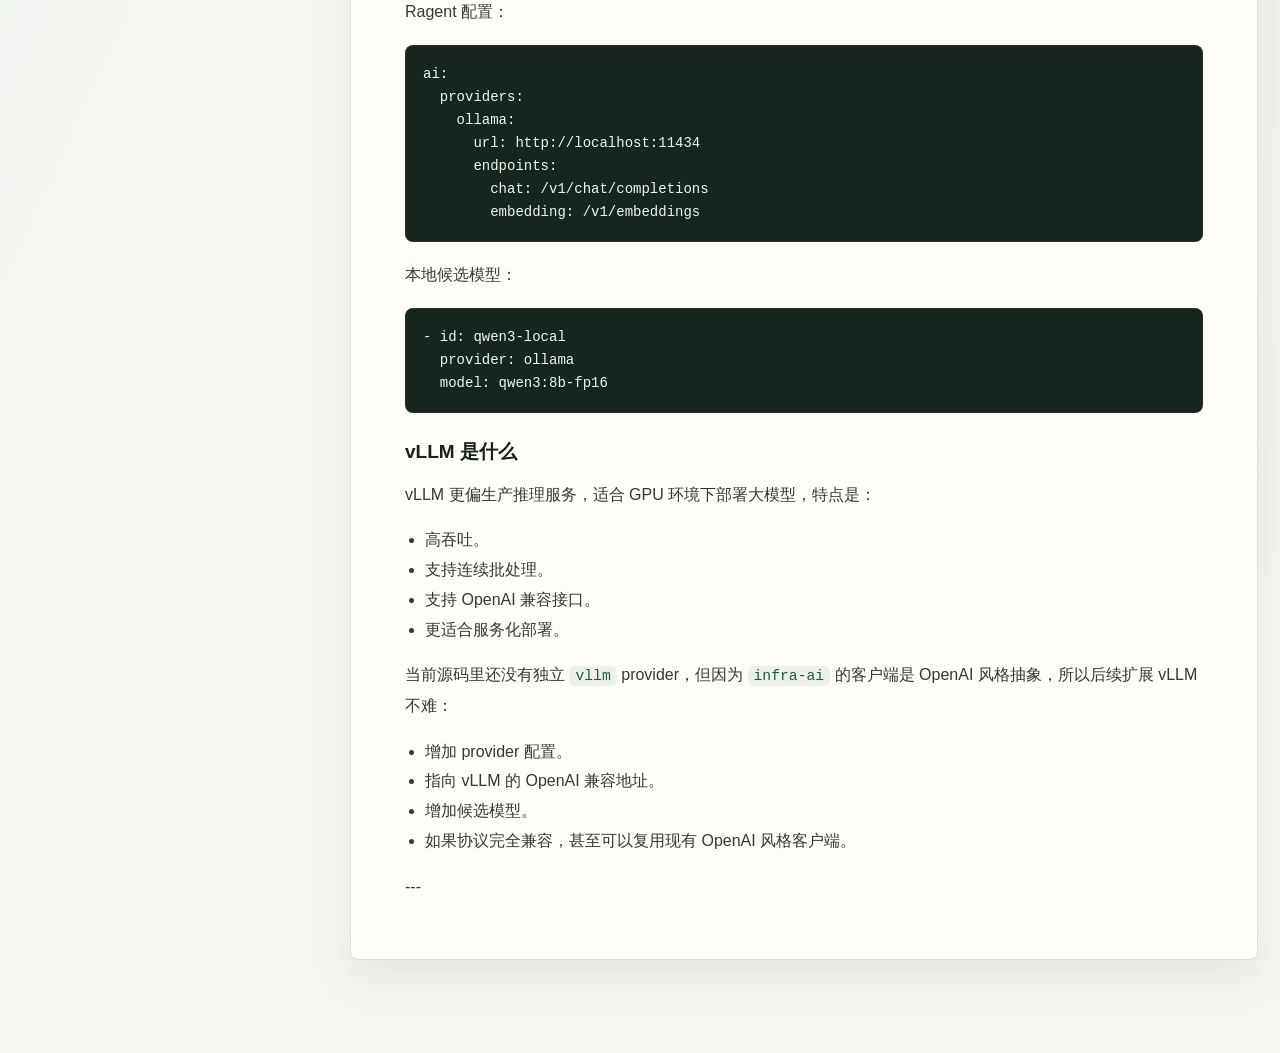
<file: ollama-vllm.html>
<!doctype html>
<html lang="zh-CN">
<head>
  <meta charset="UTF-8" />
  <meta name="viewport" content="width=device-width, initial-scale=1.0" />
  <title>Ollama vLLM 扫盲</title>
  <link rel="stylesheet" href="./styles.css" />
</head>
<body data-page="ollama-vllm">
  <div class="reading-progress" id="readingProgress"></div>
  <header class="topbar">
    <button class="icon-button only-mobile" id="menuToggle" aria-label="打开目录">☰</button>
    <div class="brand">
      <span class="brand-mark">拿</span>
      <div>
        <div class="brand-title">拿个offer · Java&AI 实战圈</div>
        <div class="brand-subtitle">Ragent 开源项目学习文档</div>
      </div>
    </div>
    <a class="source-link" href="../ragent/docs/ragent-open-study-guide.md">Markdown 原文</a>
  </header>
  <div class="layout">
    <aside class="sidebar" id="sidebar">
      <div class="search-box">
        <input id="searchInput" type="search" placeholder="搜索菜单，例如 RAG、Redis、MCP" />
      </div>
      <nav class="nav" id="nav">
        <a href="./index.html#a-ragent" class="menu-link depth-0" data-heading="Ragent（已更新60+文章）">Ragent（已更新60+文章）</a>
<a href="./online-demo.html#b-在线体验-ragent-ai" class="menu-link depth-0" data-heading="在线体验Ragent AI">在线体验Ragent AI</a>
<a href="./resume.html#c-rag-项目经验如何写进简历" class="menu-link depth-0" data-heading="RAG项目经验如何写进简历">RAG项目经验如何写进简历<span class="menu-badge">HOT</span></a>
<div class="menu-group depth-0">
        <button class="menu-toggle" type="button" data-target="d-rag-基础概念" data-page="rag-basics" data-heading="RAG基础概念">
          <span>RAG基础概念</span>
          <span class="chevron">›</span>
        </button>
        <div class="menu-children">
          <a href="./rag-basics.html#d1-什么是-rag-技术" class="menu-link depth-1" data-heading="什么是RAG技术?">什么是RAG技术?</a>
<div class="menu-group depth-1">
        <button class="menu-toggle" type="button" data-target="e-rag-基础概念---基础篇" data-page="rag-basics" data-heading="基础篇">
          <span>基础篇</span>
          <span class="chevron">›</span>
        </button>
        <div class="menu-children">
          <a href="./rag-basics.html#e1-什么是大模型" class="menu-link depth-2" data-heading="什么是大模型">什么是大模型</a>
<a href="./rag-basics.html#e2-ragent-中大模型承担哪些任务" class="menu-link depth-2" data-heading="如何调用大模型">如何调用大模型</a>
<a href="./rag-basics.html#e3-如何调用大模型" class="menu-link depth-2" data-heading="如何写好Prompt工程">如何写好Prompt工程</a>
        </div>
      </div>
<div class="menu-group depth-1">
        <button class="menu-toggle" type="button" data-target="f-rag-基础概念---数据篇" data-page="rag-basics" data-heading="数据篇">
          <span>数据篇</span>
          <span class="chevron">›</span>
        </button>
        <div class="menu-children">
          <a href="./rag-basics.html#f1-用-apache-tika-解析文档" class="menu-link depth-2" data-heading="为什么需要文档解析">为什么需要文档解析</a>
<a href="./rag-basics.html#f2-为什么需要-tika" class="menu-link depth-2" data-heading="文档解析都有哪些坑">文档解析都有哪些坑</a>
<a href="./rag-basics.html#f3-ragent-文档解析流程" class="menu-link depth-2" data-heading="Ragent中如何解析文档">Ragent中如何解析文档</a>
<a href="./rag-basics.html#f4-数据分块-chunk-策略与实践" class="menu-link depth-2" data-heading="数据分块是什么">数据分块是什么</a>
<a href="./rag-basics.html#85-文档分块" class="menu-link depth-2" data-heading="固定长度分块">固定长度分块</a>
<a href="./rag-basics.html#85-文档分块" class="menu-link depth-2" data-heading="结构感知分块">结构感知分块</a>
        </div>
      </div>
<div class="menu-group depth-1">
        <button class="menu-toggle" type="button" data-target="g-rag-基础概念---向量篇" data-page="rag-basics" data-heading="向量篇">
          <span>向量篇</span>
          <span class="chevron">›</span>
        </button>
        <div class="menu-children">
          <a href="./rag-basics.html#g1-从文本到向量理解-embedding" class="menu-link depth-2" data-heading="什么是Embedding">什么是Embedding</a>
<a href="./rag-basics.html#g2-为什么不用普通-sql-like" class="menu-link depth-2" data-heading="什么是向量数据库">什么是向量数据库</a>
<a href="./rag-basics.html#44-向量篇" class="menu-link depth-2" data-heading="pgvector向量存储">pgvector向量存储</a>
<a href="./rag-basics.html#44-向量篇" class="menu-link depth-2" data-heading="Milvus向量存储">Milvus向量存储</a>
<a href="./rag-basics.html#44-向量篇" class="menu-link depth-2" data-heading="HNSW索引与相似度">HNSW索引与相似度</a>
        </div>
      </div>
<div class="menu-group depth-1">
        <button class="menu-toggle" type="button" data-target="h-rag-基础概念---应用篇" data-page="rag-basics" data-heading="应用篇">
          <span>应用篇</span>
          <span class="chevron">›</span>
        </button>
        <div class="menu-children">
          <a href="./rag-basics.html#81-知识库对象" class="menu-link depth-2" data-heading="知识库管理">知识库管理</a>
<a href="./rag-basics.html#82-文档上传" class="menu-link depth-2" data-heading="文档管理">文档管理</a>
<a href="./rag-basics.html#112-为什么要意图树" class="menu-link depth-2" data-heading="意图树管理">意图树管理</a>
<a href="./rag-basics.html#114-为什么要-trace" class="menu-link depth-2" data-heading="Trace链路追踪">Trace链路追踪</a>
        </div>
      </div>
<div class="menu-group depth-1">
        <button class="menu-toggle" type="button" data-target="i-rag-基础概念---mcp-篇" data-page="rag-basics" data-heading="MCP篇">
          <span>MCP篇</span>
          <span class="chevron">›</span>
        </button>
        <div class="menu-children">
          <a href="./rag-basics.html#46-mcp-篇" class="menu-link depth-2" data-heading="MCP是什么">MCP是什么</a>
<a href="./rag-basics.html#o4-mcp-server" class="menu-link depth-2" data-heading="MCP Server">MCP Server</a>
<a href="./rag-basics.html#46-mcp-篇" class="menu-link depth-2" data-heading="tools/list与tools/call">tools/list与tools/call</a>
<a href="./rag-basics.html#46-mcp-篇" class="menu-link depth-2" data-heading="Ragent如何调用MCP">Ragent如何调用MCP</a>
        </div>
      </div>
<div class="menu-group depth-1">
        <button class="menu-toggle" type="button" data-target="j-rag-基础概念---对话增强篇" data-page="rag-basics" data-heading="对话增强篇">
          <span>对话增强篇</span>
          <span class="chevron">›</span>
        </button>
        <div class="menu-children">
          <a href="./rag-basics.html#61-会话记忆" class="menu-link depth-2" data-heading="会话记忆">会话记忆</a>
<a href="./rag-basics.html#62-问题改写" class="menu-link depth-2" data-heading="问题改写">问题改写</a>
<a href="./rag-basics.html#47-对话增强篇" class="menu-link depth-2" data-heading="多问题拆分">多问题拆分</a>
<a href="./rag-basics.html#47-对话增强篇" class="menu-link depth-2" data-heading="意图澄清">意图澄清</a>
        </div>
      </div>
<div class="menu-group depth-1">
        <button class="menu-toggle" type="button" data-target="48-数据传输协议" data-page="rag-basics" data-heading="数据传输协议">
          <span>数据传输协议</span>
          <span class="chevron">›</span>
        </button>
        <div class="menu-children">
          <a href="./rag-basics.html#48-数据传输协议" class="menu-link depth-2" data-heading="SSE协议与流式响应">SSE协议与流式响应</a>
<a href="./rag-basics.html#48-数据传输协议" class="menu-link depth-2" data-heading="SpringBoot SSE服务端实战">SpringBoot SSE服务端实战</a>
        </div>
      </div>
<div class="menu-group depth-1">
        <button class="menu-toggle" type="button" data-target="ragent-开源项目平替学习文档" data-page="rag-basics" data-heading="模型检索生成评估与优化">
          <span>模型检索生成评估与优化</span>
          <span class="chevron">›</span>
        </button>
        <div class="menu-children">
          <a href="./rag-basics.html#ragent-开源项目平替学习文档" class="menu-link depth-2" data-heading="检索效果怎么判断">检索效果怎么判断</a>
<a href="./rag-basics.html#ragent-开源项目平替学习文档" class="menu-link depth-2" data-heading="召回率与准确率">召回率与准确率</a>
<a href="./rag-basics.html#123-为什么要-rerank" class="menu-link depth-2" data-heading="Rerank优化">Rerank优化</a>
<a href="./rag-basics.html#114-为什么要-trace" class="menu-link depth-2" data-heading="Trace辅助调优">Trace辅助调优</a>
        </div>
      </div>
        </div>
      </div>
<div class="menu-group depth-0">
        <button class="menu-toggle" type="button" data-target="m-从零启动-ragent-前后端全流程" data-page="getting-started" data-heading="从零启动Ragent——前后端全流程">
          <span>从零启动Ragent——前后端全流程</span>
          <span class="chevron">›</span>
        </button>
        <div class="menu-children">
          <div class="menu-group depth-1">
        <button class="menu-toggle" type="button" data-target="m1-中间件初始化" data-page="getting-started" data-heading="中间件初始化">
          <span>中间件初始化</span>
          <span class="chevron">›</span>
        </button>
        <div class="menu-children">
          <a href="./getting-started.html#m2-本地开发环境搭建" class="menu-link depth-2" data-heading="本地开发环境搭建">本地开发环境搭建</a>
<a href="./getting-started.html#m3-docker-中间件部署" class="menu-link depth-2" data-heading="Docker中间件部署">Docker中间件部署</a>
<a href="./getting-started.html#m4-postgresql-数据库初始化" class="menu-link depth-2" data-heading="PostgreSQL数据库初始化">PostgreSQL数据库初始化</a>
        </div>
      </div>
        </div>
      </div>
<div class="menu-group depth-0">
        <button class="menu-toggle" type="button" data-target="n-ai-知识问答" data-page="ai-qa" data-heading="AI知识问答">
          <span>AI知识问答</span>
          <span class="chevron">›</span>
        </button>
        <div class="menu-children">
          <a href="./ai-qa.html#n1-用户提问后发生了什么" class="menu-link depth-1" data-heading="会话记忆">会话记忆</a>
<a href="./ai-qa.html#n2-streamchatpipeline-逐行理解" class="menu-link depth-1" data-heading="问题改写">问题改写</a>
<a href="./ai-qa.html#n3-问答链路中的关键设计" class="menu-link depth-1" data-heading="意图识别">意图识别</a>
<a href="./ai-qa.html#64-多通道检索" class="menu-link depth-1" data-heading="多通道检索">多通道检索</a>
<a href="./ai-qa.html#65-prompt-构建" class="menu-link depth-1" data-heading="Prompt构建">Prompt构建</a>
<a href="./ai-qa.html#66-流式输出" class="menu-link depth-1" data-heading="流式输出">流式输出</a>
        </div>
      </div>
<div class="menu-group depth-0">
        <button class="menu-toggle" type="button" data-target="o-项目模块介绍" data-page="modules" data-heading="项目模块介绍">
          <span>项目模块介绍</span>
          <span class="chevron">›</span>
        </button>
        <div class="menu-children">
          <a href="./modules.html#71-bootstrap" class="menu-link depth-1" data-heading="bootstrap业务入口">bootstrap业务入口</a>
<a href="./modules.html#72-framework" class="menu-link depth-1" data-heading="framework通用能力">framework通用能力</a>
<a href="./modules.html#73-infra-ai" class="menu-link depth-1" data-heading="infra-ai模型基础设施">infra-ai模型基础设施</a>
<a href="./modules.html#74-mcp-server" class="menu-link depth-1" data-heading="mcp-server工具服务">mcp-server工具服务</a>
<a href="./modules.html#75-frontend" class="menu-link depth-1" data-heading="frontend前端模块">frontend前端模块</a>
        </div>
      </div>
<div class="menu-group depth-0">
        <button class="menu-toggle" type="button" data-target="p-ai-知识库建设" data-page="knowledge-base" data-heading="AI知识库建设">
          <span>AI知识库建设</span>
          <span class="chevron">›</span>
        </button>
        <div class="menu-children">
          <a href="./knowledge-base.html#p1-知识库建设主流程" class="menu-link depth-1" data-heading="知识库对象">知识库对象</a>
<a href="./knowledge-base.html#p2-关键接口" class="menu-link depth-1" data-heading="文档上传">文档上传</a>
<a href="./knowledge-base.html#p3-普通分块模式" class="menu-link depth-1" data-heading="文件存储">文件存储</a>
<a href="./knowledge-base.html#p4-pipeline-模式" class="menu-link depth-1" data-heading="文档解析">文档解析</a>
<a href="./knowledge-base.html#85-文档分块" class="menu-link depth-1" data-heading="文档分块">文档分块</a>
<a href="./knowledge-base.html#86-向量化" class="menu-link depth-1" data-heading="向量化">向量化</a>
<a href="./knowledge-base.html#87-异步入库" class="menu-link depth-1" data-heading="异步入库">异步入库</a>
<a href="./knowledge-base.html#88-pipeline-入库" class="menu-link depth-1" data-heading="Pipeline入库">Pipeline入库</a>
        </div>
      </div>
<div class="menu-group depth-0">
        <button class="menu-toggle" type="button" data-target="q-ollama-vllm-扫盲" data-page="ollama-vllm" data-heading="Ollama vLLM扫盲">
          <span>Ollama vLLM扫盲</span>
          <span class="chevron">›</span>
        </button>
        <div class="menu-children">
          <a href="#q1-ollama" class="menu-link depth-1" data-heading="Ollama是什么">Ollama是什么</a>
<a href="#q2-vllm" class="menu-link depth-1" data-heading="vLLM是什么">vLLM是什么</a>
        </div>
      </div>
<div class="menu-group depth-0">
        <button class="menu-toggle" type="button" data-target="r-大模型调度引擎实战" data-page="model-scheduler" data-heading="大模型调度引擎实战">
          <span>大模型调度引擎实战</span>
          <span class="chevron">›</span>
        </button>
        <div class="menu-children">
          <a href="./model-scheduler.html#r1-为什么要模型调度" class="menu-link depth-1" data-heading="AI基础设施层宏观设计">AI基础设施层宏观设计</a>
<a href="./model-scheduler.html#r2-ragent-的模型调度类" class="menu-link depth-1" data-heading="多模型路由与智能选择">多模型路由与智能选择</a>
<a href="./model-scheduler.html#r3-执行逻辑" class="menu-link depth-1" data-heading="三态熔断器与故障转移">三态熔断器与故障转移</a>
<a href="./model-scheduler.html#r4-面试怎么讲" class="menu-link depth-1" data-heading="Chat同步调用与模板方法">Chat同步调用与模板方法</a>
<a href="./model-scheduler.html#ragent-开源项目平替学习文档" class="menu-link depth-1" data-heading="SSE流式解析与异步执行">SSE流式解析与异步执行</a>
<a href="./model-scheduler.html#ragent-开源项目平替学习文档" class="menu-link depth-1" data-heading="流式路由的首包探测机制">流式路由的首包探测机制</a>
<a href="./model-scheduler.html#ragent-开源项目平替学习文档" class="menu-link depth-1" data-heading="Embedding向量化客户端">Embedding向量化客户端</a>
<a href="./model-scheduler.html#ragent-开源项目平替学习文档" class="menu-link depth-1" data-heading="Rerank重排序与辅助工具">Rerank重排序与辅助工具</a>
        </div>
      </div>
<div class="menu-group depth-0">
        <button class="menu-toggle" type="button" data-target="s-ai-知识问答篇" data-page="ai-qa-advanced" data-heading="AI知识问答篇">
          <span>AI知识问答篇</span>
          <span class="chevron">›</span>
        </button>
        <div class="menu-children">
          <a href="./ai-qa-advanced.html#s1-多通道检索" class="menu-link depth-1" data-heading="一次问答从前端到后端">一次问答从前端到后端</a>
<a href="./ai-qa-advanced.html#s2-为什么要意图定向检索" class="menu-link depth-1" data-heading="为什么要意图树">为什么要意图树</a>
<a href="./ai-qa-advanced.html#s3-空检索怎么处理" class="menu-link depth-1" data-heading="为什么要查询词映射">为什么要查询词映射</a>
<a href="./ai-qa-advanced.html#114-为什么要-trace" class="menu-link depth-1" data-heading="为什么要Trace">为什么要Trace</a>
        </div>
      </div>
<div class="menu-group depth-0">
        <button class="menu-toggle" type="button" data-target="t-面试高频考点" data-page="interview" data-heading="面试高频考点">
          <span>面试高频考点</span>
          <span class="chevron">›</span>
        </button>
        <div class="menu-children">
          <a href="./interview.html#t1-rag-和微调区别" class="menu-link depth-1" data-heading="RAG和微调有什么区别">RAG和微调有什么区别</a>
<a href="./interview.html#t2-为什么要分块" class="menu-link depth-1" data-heading="为什么文档要分块">为什么文档要分块</a>
<a href="./interview.html#t3-为什么要-rerank" class="menu-link depth-1" data-heading="为什么要Rerank">为什么要Rerank</a>
<a href="./interview.html#t4-为什么要-rocketmq" class="menu-link depth-1" data-heading="为什么要多通道检索">为什么要多通道检索</a>
<a href="./interview.html#t5-为什么要-redis" class="menu-link depth-1" data-heading="为什么要MCP">为什么要MCP</a>
<a href="./interview.html#t6-为什么要-mcp" class="menu-link depth-1" data-heading="为什么要异步文档入库">为什么要异步文档入库</a>
<a href="./interview.html#t7-为什么要-trace" class="menu-link depth-1" data-heading="为什么要模型路由">为什么要模型路由</a>
<a href="./interview.html#t8-这个项目最值得讲的亮点" class="menu-link depth-1" data-heading="项目亮点怎么讲">项目亮点怎么讲</a>
        </div>
      </div>
<div class="menu-group depth-0">
        <button class="menu-toggle" type="button" data-target="13-常见启动错误速查" data-page="faq" data-heading="常见启动错误速查">
          <span>常见启动错误速查</span>
          <span class="chevron">›</span>
        </button>
        <div class="menu-children">
          <a href="./faq.html#131-docker-api-连接失败" class="menu-link depth-1" data-heading="Docker API 连接失败">Docker API 连接失败</a>
<a href="./faq.html#132-后端连不上-redis" class="menu-link depth-1" data-heading="后端连不上 Redis">后端连不上 Redis</a>
<a href="./faq.html#133-后端数据库密码错误" class="menu-link depth-1" data-heading="后端数据库密码错误">后端数据库密码错误</a>
<a href="./faq.html#134-rocketmq-dashboard-打不开" class="menu-link depth-1" data-heading="RocketMQ Dashboard 打不开">RocketMQ Dashboard 打不开</a>
<a href="./faq.html#135-前端-5173-端口冲突" class="menu-link depth-1" data-heading="前端 5173 端口冲突">前端 5173 端口冲突</a>
        </div>
      </div>
<a href="./study-path.html#14-推荐学习路线" class="menu-link depth-0" data-heading="推荐学习路线">推荐学习路线</a>
<a href="./summary.html#15-一句话总结" class="menu-link depth-0" data-heading="一句话总结">一句话总结</a>
<div class="menu-muted depth-0">内容正在持续更新中...</div>
      </nav>
    </aside>
    <main class="content">
      <article class="doc" id="doc">
        <h2 id="q-ollama-vllm-扫盲">Ollama vLLM 扫盲<a class="heading-anchor" href="#q-ollama-vllm-扫盲" aria-label="Link to Ollama vLLM 扫盲">#</a></h2>

<h3 id="q1-ollama">Ollama<a class="heading-anchor" href="#q1-ollama" aria-label="Link to Ollama">#</a></h3>
<p>Ollama 适合本地开发和学习：</p>
<ul>
<li>安装简单。</li>
<li>可以本地跑模型。</li>
<li>有 OpenAI 兼容接口。</li>
<li>适合没有线上 Key 时调试链路。</li>
</ul>
<p>Ragent 已配置 Ollama provider：</p>
<pre><code class="language-yaml">ollama:
  url: http://localhost:11434</code></pre>
<p>候选模型：</p>
<pre><code class="language-yaml">- id: qwen3-local
  provider: ollama
  model: qwen3:8b-fp16</code></pre>

<h3 id="q2-vllm">vLLM<a class="heading-anchor" href="#q2-vllm" aria-label="Link to vLLM">#</a></h3>
<p>vLLM 更适合生产推理：</p>
<ul>
<li>需要 GPU 环境。</li>
<li>高吞吐。</li>
<li>支持 OpenAI 兼容接口。</li>
<li>更适合服务化部署。</li>
</ul>
<p>Ragent 当前没有单独写 <code>vllm</code> provider，但因为已有 OpenAI 风格客户端，扩展方式通常是：</p>
<ul>
<li>在配置里新增 provider。</li>
<li>URL 指向 vLLM 服务。</li>
<li>添加模型候选。</li>
<li>如果接口兼容，复用现有调用逻辑。</li>
</ul>
<p>---</p>

<h2 id="9-ollama-与-vllm-扫盲">Ollama 与 vLLM 扫盲<a class="heading-anchor" href="#9-ollama-与-vllm-扫盲" aria-label="Link to Ollama 与 vLLM 扫盲">#</a></h2>
<p>Ragent 支持在线模型，也预留了本地模型能力。</p>

<h3 id="91-ollama-是什么">Ollama 是什么<a class="heading-anchor" href="#91-ollama-是什么" aria-label="Link to Ollama 是什么">#</a></h3>
<p>Ollama 更适合本地开发者快速运行大模型。它的特点：</p>
<ul>
<li>安装简单。</li>
<li>本地运行。</li>
<li>提供 OpenAI 风格接口。</li>
<li>适合开发调试。</li>
</ul>
<p>Ragent 配置：</p>
<pre><code class="language-yaml">ai:
  providers:
    ollama:
      url: http://localhost:11434
      endpoints:
        chat: /v1/chat/completions
        embedding: /v1/embeddings</code></pre>
<p>本地候选模型：</p>
<pre><code class="language-yaml">- id: qwen3-local
  provider: ollama
  model: qwen3:8b-fp16</code></pre>

<h3 id="92-vllm-是什么">vLLM 是什么<a class="heading-anchor" href="#92-vllm-是什么" aria-label="Link to vLLM 是什么">#</a></h3>
<p>vLLM 更偏生产推理服务，适合 GPU 环境下部署大模型，特点是：</p>
<ul>
<li>高吞吐。</li>
<li>支持连续批处理。</li>
<li>支持 OpenAI 兼容接口。</li>
<li>更适合服务化部署。</li>
</ul>
<p>当前源码里还没有独立 <code>vllm</code> provider，但因为 <code>infra-ai</code> 的客户端是 OpenAI 风格抽象，所以后续扩展 vLLM 不难：</p>
<ul>
<li>增加 provider 配置。</li>
<li>指向 vLLM 的 OpenAI 兼容地址。</li>
<li>增加候选模型。</li>
<li>如果协议完全兼容，甚至可以复用现有 OpenAI 风格客户端。</li>
</ul>
<p>---</p>

      </article>
    </main>
  </div>
  <button class="back-top" id="backTop" aria-label="回到顶部">↑</button>
  <script src="./site.js"></script>
</body>
</html>
</file>
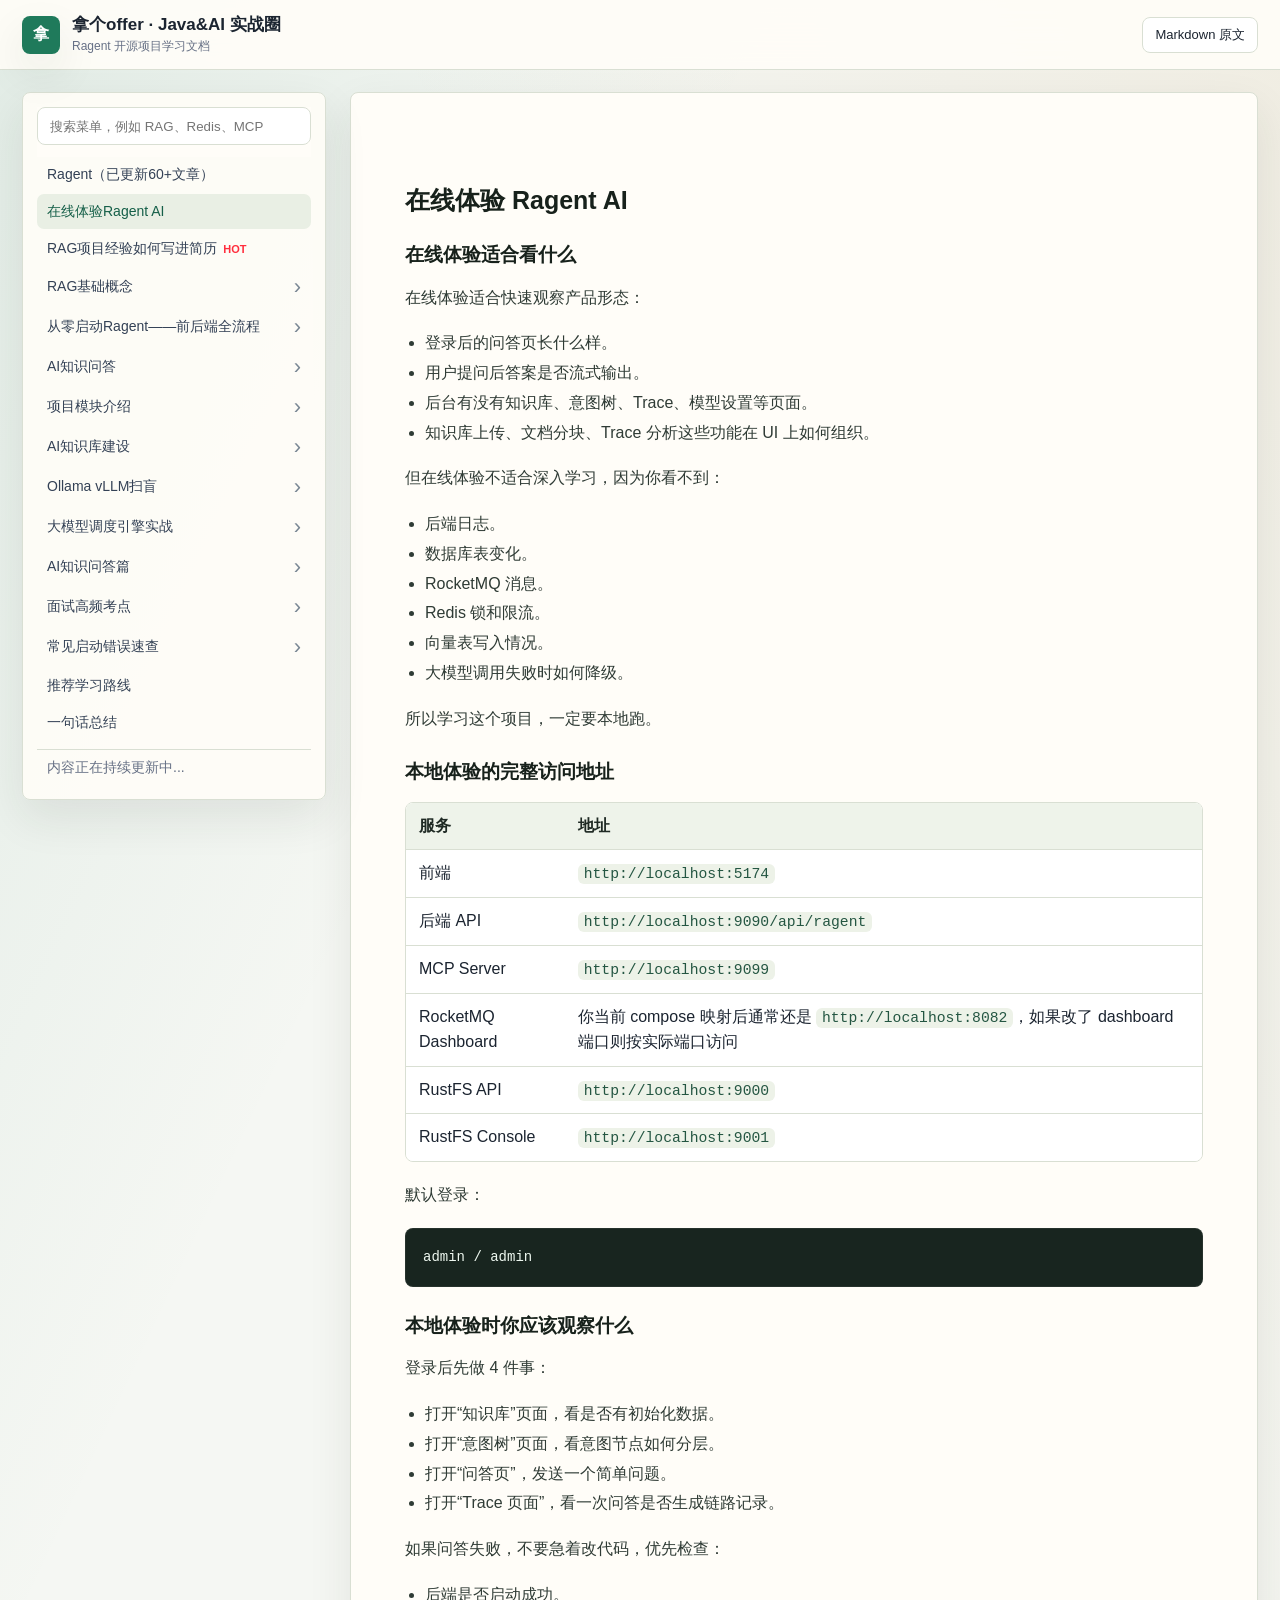
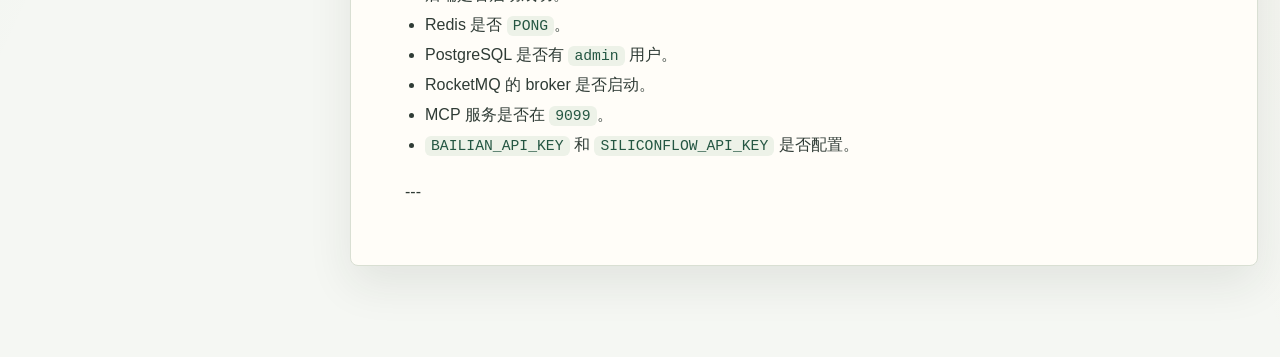
<file: online-demo.html>
<!doctype html>
<html lang="zh-CN">
<head>
  <meta charset="UTF-8" />
  <meta name="viewport" content="width=device-width, initial-scale=1.0" />
  <title>在线体验 Ragent AI</title>
  <link rel="stylesheet" href="./styles.css" />
</head>
<body data-page="online-demo">
  <div class="reading-progress" id="readingProgress"></div>
  <header class="topbar">
    <button class="icon-button only-mobile" id="menuToggle" aria-label="打开目录">☰</button>
    <div class="brand">
      <span class="brand-mark">拿</span>
      <div>
        <div class="brand-title">拿个offer · Java&AI 实战圈</div>
        <div class="brand-subtitle">Ragent 开源项目学习文档</div>
      </div>
    </div>
    <a class="source-link" href="../ragent/docs/ragent-open-study-guide.md">Markdown 原文</a>
  </header>
  <div class="layout">
    <aside class="sidebar" id="sidebar">
      <div class="search-box">
        <input id="searchInput" type="search" placeholder="搜索菜单，例如 RAG、Redis、MCP" />
      </div>
      <nav class="nav" id="nav">
        <a href="./index.html#a-ragent" class="menu-link depth-0" data-heading="Ragent（已更新60+文章）">Ragent（已更新60+文章）</a>
<a href="#b-在线体验-ragent-ai" class="menu-link depth-0" data-heading="在线体验Ragent AI">在线体验Ragent AI</a>
<a href="./resume.html#c-rag-项目经验如何写进简历" class="menu-link depth-0" data-heading="RAG项目经验如何写进简历">RAG项目经验如何写进简历<span class="menu-badge">HOT</span></a>
<div class="menu-group depth-0">
        <button class="menu-toggle" type="button" data-target="d-rag-基础概念" data-page="rag-basics" data-heading="RAG基础概念">
          <span>RAG基础概念</span>
          <span class="chevron">›</span>
        </button>
        <div class="menu-children">
          <a href="./rag-basics.html#d1-什么是-rag-技术" class="menu-link depth-1" data-heading="什么是RAG技术?">什么是RAG技术?</a>
<div class="menu-group depth-1">
        <button class="menu-toggle" type="button" data-target="e-rag-基础概念---基础篇" data-page="rag-basics" data-heading="基础篇">
          <span>基础篇</span>
          <span class="chevron">›</span>
        </button>
        <div class="menu-children">
          <a href="./rag-basics.html#e1-什么是大模型" class="menu-link depth-2" data-heading="什么是大模型">什么是大模型</a>
<a href="./rag-basics.html#e2-ragent-中大模型承担哪些任务" class="menu-link depth-2" data-heading="如何调用大模型">如何调用大模型</a>
<a href="./rag-basics.html#e3-如何调用大模型" class="menu-link depth-2" data-heading="如何写好Prompt工程">如何写好Prompt工程</a>
        </div>
      </div>
<div class="menu-group depth-1">
        <button class="menu-toggle" type="button" data-target="f-rag-基础概念---数据篇" data-page="rag-basics" data-heading="数据篇">
          <span>数据篇</span>
          <span class="chevron">›</span>
        </button>
        <div class="menu-children">
          <a href="./rag-basics.html#f1-用-apache-tika-解析文档" class="menu-link depth-2" data-heading="为什么需要文档解析">为什么需要文档解析</a>
<a href="./rag-basics.html#f2-为什么需要-tika" class="menu-link depth-2" data-heading="文档解析都有哪些坑">文档解析都有哪些坑</a>
<a href="./rag-basics.html#f3-ragent-文档解析流程" class="menu-link depth-2" data-heading="Ragent中如何解析文档">Ragent中如何解析文档</a>
<a href="./rag-basics.html#f4-数据分块-chunk-策略与实践" class="menu-link depth-2" data-heading="数据分块是什么">数据分块是什么</a>
<a href="./rag-basics.html#85-文档分块" class="menu-link depth-2" data-heading="固定长度分块">固定长度分块</a>
<a href="./rag-basics.html#85-文档分块" class="menu-link depth-2" data-heading="结构感知分块">结构感知分块</a>
        </div>
      </div>
<div class="menu-group depth-1">
        <button class="menu-toggle" type="button" data-target="g-rag-基础概念---向量篇" data-page="rag-basics" data-heading="向量篇">
          <span>向量篇</span>
          <span class="chevron">›</span>
        </button>
        <div class="menu-children">
          <a href="./rag-basics.html#g1-从文本到向量理解-embedding" class="menu-link depth-2" data-heading="什么是Embedding">什么是Embedding</a>
<a href="./rag-basics.html#g2-为什么不用普通-sql-like" class="menu-link depth-2" data-heading="什么是向量数据库">什么是向量数据库</a>
<a href="./rag-basics.html#44-向量篇" class="menu-link depth-2" data-heading="pgvector向量存储">pgvector向量存储</a>
<a href="./rag-basics.html#44-向量篇" class="menu-link depth-2" data-heading="Milvus向量存储">Milvus向量存储</a>
<a href="./rag-basics.html#44-向量篇" class="menu-link depth-2" data-heading="HNSW索引与相似度">HNSW索引与相似度</a>
        </div>
      </div>
<div class="menu-group depth-1">
        <button class="menu-toggle" type="button" data-target="h-rag-基础概念---应用篇" data-page="rag-basics" data-heading="应用篇">
          <span>应用篇</span>
          <span class="chevron">›</span>
        </button>
        <div class="menu-children">
          <a href="./rag-basics.html#81-知识库对象" class="menu-link depth-2" data-heading="知识库管理">知识库管理</a>
<a href="./rag-basics.html#82-文档上传" class="menu-link depth-2" data-heading="文档管理">文档管理</a>
<a href="./rag-basics.html#112-为什么要意图树" class="menu-link depth-2" data-heading="意图树管理">意图树管理</a>
<a href="./rag-basics.html#114-为什么要-trace" class="menu-link depth-2" data-heading="Trace链路追踪">Trace链路追踪</a>
        </div>
      </div>
<div class="menu-group depth-1">
        <button class="menu-toggle" type="button" data-target="i-rag-基础概念---mcp-篇" data-page="rag-basics" data-heading="MCP篇">
          <span>MCP篇</span>
          <span class="chevron">›</span>
        </button>
        <div class="menu-children">
          <a href="./rag-basics.html#46-mcp-篇" class="menu-link depth-2" data-heading="MCP是什么">MCP是什么</a>
<a href="./rag-basics.html#o4-mcp-server" class="menu-link depth-2" data-heading="MCP Server">MCP Server</a>
<a href="./rag-basics.html#46-mcp-篇" class="menu-link depth-2" data-heading="tools/list与tools/call">tools/list与tools/call</a>
<a href="./rag-basics.html#46-mcp-篇" class="menu-link depth-2" data-heading="Ragent如何调用MCP">Ragent如何调用MCP</a>
        </div>
      </div>
<div class="menu-group depth-1">
        <button class="menu-toggle" type="button" data-target="j-rag-基础概念---对话增强篇" data-page="rag-basics" data-heading="对话增强篇">
          <span>对话增强篇</span>
          <span class="chevron">›</span>
        </button>
        <div class="menu-children">
          <a href="./rag-basics.html#61-会话记忆" class="menu-link depth-2" data-heading="会话记忆">会话记忆</a>
<a href="./rag-basics.html#62-问题改写" class="menu-link depth-2" data-heading="问题改写">问题改写</a>
<a href="./rag-basics.html#47-对话增强篇" class="menu-link depth-2" data-heading="多问题拆分">多问题拆分</a>
<a href="./rag-basics.html#47-对话增强篇" class="menu-link depth-2" data-heading="意图澄清">意图澄清</a>
        </div>
      </div>
<div class="menu-group depth-1">
        <button class="menu-toggle" type="button" data-target="48-数据传输协议" data-page="rag-basics" data-heading="数据传输协议">
          <span>数据传输协议</span>
          <span class="chevron">›</span>
        </button>
        <div class="menu-children">
          <a href="./rag-basics.html#48-数据传输协议" class="menu-link depth-2" data-heading="SSE协议与流式响应">SSE协议与流式响应</a>
<a href="./rag-basics.html#48-数据传输协议" class="menu-link depth-2" data-heading="SpringBoot SSE服务端实战">SpringBoot SSE服务端实战</a>
        </div>
      </div>
<div class="menu-group depth-1">
        <button class="menu-toggle" type="button" data-target="ragent-开源项目平替学习文档" data-page="rag-basics" data-heading="模型检索生成评估与优化">
          <span>模型检索生成评估与优化</span>
          <span class="chevron">›</span>
        </button>
        <div class="menu-children">
          <a href="./rag-basics.html#ragent-开源项目平替学习文档" class="menu-link depth-2" data-heading="检索效果怎么判断">检索效果怎么判断</a>
<a href="./rag-basics.html#ragent-开源项目平替学习文档" class="menu-link depth-2" data-heading="召回率与准确率">召回率与准确率</a>
<a href="./rag-basics.html#123-为什么要-rerank" class="menu-link depth-2" data-heading="Rerank优化">Rerank优化</a>
<a href="./rag-basics.html#114-为什么要-trace" class="menu-link depth-2" data-heading="Trace辅助调优">Trace辅助调优</a>
        </div>
      </div>
        </div>
      </div>
<div class="menu-group depth-0">
        <button class="menu-toggle" type="button" data-target="m-从零启动-ragent-前后端全流程" data-page="getting-started" data-heading="从零启动Ragent——前后端全流程">
          <span>从零启动Ragent——前后端全流程</span>
          <span class="chevron">›</span>
        </button>
        <div class="menu-children">
          <div class="menu-group depth-1">
        <button class="menu-toggle" type="button" data-target="m1-中间件初始化" data-page="getting-started" data-heading="中间件初始化">
          <span>中间件初始化</span>
          <span class="chevron">›</span>
        </button>
        <div class="menu-children">
          <a href="./getting-started.html#m2-本地开发环境搭建" class="menu-link depth-2" data-heading="本地开发环境搭建">本地开发环境搭建</a>
<a href="./getting-started.html#m3-docker-中间件部署" class="menu-link depth-2" data-heading="Docker中间件部署">Docker中间件部署</a>
<a href="./getting-started.html#m4-postgresql-数据库初始化" class="menu-link depth-2" data-heading="PostgreSQL数据库初始化">PostgreSQL数据库初始化</a>
        </div>
      </div>
        </div>
      </div>
<div class="menu-group depth-0">
        <button class="menu-toggle" type="button" data-target="n-ai-知识问答" data-page="ai-qa" data-heading="AI知识问答">
          <span>AI知识问答</span>
          <span class="chevron">›</span>
        </button>
        <div class="menu-children">
          <a href="./ai-qa.html#n1-用户提问后发生了什么" class="menu-link depth-1" data-heading="会话记忆">会话记忆</a>
<a href="./ai-qa.html#n2-streamchatpipeline-逐行理解" class="menu-link depth-1" data-heading="问题改写">问题改写</a>
<a href="./ai-qa.html#n3-问答链路中的关键设计" class="menu-link depth-1" data-heading="意图识别">意图识别</a>
<a href="./ai-qa.html#64-多通道检索" class="menu-link depth-1" data-heading="多通道检索">多通道检索</a>
<a href="./ai-qa.html#65-prompt-构建" class="menu-link depth-1" data-heading="Prompt构建">Prompt构建</a>
<a href="./ai-qa.html#66-流式输出" class="menu-link depth-1" data-heading="流式输出">流式输出</a>
        </div>
      </div>
<div class="menu-group depth-0">
        <button class="menu-toggle" type="button" data-target="o-项目模块介绍" data-page="modules" data-heading="项目模块介绍">
          <span>项目模块介绍</span>
          <span class="chevron">›</span>
        </button>
        <div class="menu-children">
          <a href="./modules.html#71-bootstrap" class="menu-link depth-1" data-heading="bootstrap业务入口">bootstrap业务入口</a>
<a href="./modules.html#72-framework" class="menu-link depth-1" data-heading="framework通用能力">framework通用能力</a>
<a href="./modules.html#73-infra-ai" class="menu-link depth-1" data-heading="infra-ai模型基础设施">infra-ai模型基础设施</a>
<a href="./modules.html#74-mcp-server" class="menu-link depth-1" data-heading="mcp-server工具服务">mcp-server工具服务</a>
<a href="./modules.html#75-frontend" class="menu-link depth-1" data-heading="frontend前端模块">frontend前端模块</a>
        </div>
      </div>
<div class="menu-group depth-0">
        <button class="menu-toggle" type="button" data-target="p-ai-知识库建设" data-page="knowledge-base" data-heading="AI知识库建设">
          <span>AI知识库建设</span>
          <span class="chevron">›</span>
        </button>
        <div class="menu-children">
          <a href="./knowledge-base.html#p1-知识库建设主流程" class="menu-link depth-1" data-heading="知识库对象">知识库对象</a>
<a href="./knowledge-base.html#p2-关键接口" class="menu-link depth-1" data-heading="文档上传">文档上传</a>
<a href="./knowledge-base.html#p3-普通分块模式" class="menu-link depth-1" data-heading="文件存储">文件存储</a>
<a href="./knowledge-base.html#p4-pipeline-模式" class="menu-link depth-1" data-heading="文档解析">文档解析</a>
<a href="./knowledge-base.html#85-文档分块" class="menu-link depth-1" data-heading="文档分块">文档分块</a>
<a href="./knowledge-base.html#86-向量化" class="menu-link depth-1" data-heading="向量化">向量化</a>
<a href="./knowledge-base.html#87-异步入库" class="menu-link depth-1" data-heading="异步入库">异步入库</a>
<a href="./knowledge-base.html#88-pipeline-入库" class="menu-link depth-1" data-heading="Pipeline入库">Pipeline入库</a>
        </div>
      </div>
<div class="menu-group depth-0">
        <button class="menu-toggle" type="button" data-target="q-ollama-vllm-扫盲" data-page="ollama-vllm" data-heading="Ollama vLLM扫盲">
          <span>Ollama vLLM扫盲</span>
          <span class="chevron">›</span>
        </button>
        <div class="menu-children">
          <a href="./ollama-vllm.html#q1-ollama" class="menu-link depth-1" data-heading="Ollama是什么">Ollama是什么</a>
<a href="./ollama-vllm.html#q2-vllm" class="menu-link depth-1" data-heading="vLLM是什么">vLLM是什么</a>
        </div>
      </div>
<div class="menu-group depth-0">
        <button class="menu-toggle" type="button" data-target="r-大模型调度引擎实战" data-page="model-scheduler" data-heading="大模型调度引擎实战">
          <span>大模型调度引擎实战</span>
          <span class="chevron">›</span>
        </button>
        <div class="menu-children">
          <a href="./model-scheduler.html#r1-为什么要模型调度" class="menu-link depth-1" data-heading="AI基础设施层宏观设计">AI基础设施层宏观设计</a>
<a href="./model-scheduler.html#r2-ragent-的模型调度类" class="menu-link depth-1" data-heading="多模型路由与智能选择">多模型路由与智能选择</a>
<a href="./model-scheduler.html#r3-执行逻辑" class="menu-link depth-1" data-heading="三态熔断器与故障转移">三态熔断器与故障转移</a>
<a href="./model-scheduler.html#r4-面试怎么讲" class="menu-link depth-1" data-heading="Chat同步调用与模板方法">Chat同步调用与模板方法</a>
<a href="./model-scheduler.html#ragent-开源项目平替学习文档" class="menu-link depth-1" data-heading="SSE流式解析与异步执行">SSE流式解析与异步执行</a>
<a href="./model-scheduler.html#ragent-开源项目平替学习文档" class="menu-link depth-1" data-heading="流式路由的首包探测机制">流式路由的首包探测机制</a>
<a href="./model-scheduler.html#ragent-开源项目平替学习文档" class="menu-link depth-1" data-heading="Embedding向量化客户端">Embedding向量化客户端</a>
<a href="./model-scheduler.html#ragent-开源项目平替学习文档" class="menu-link depth-1" data-heading="Rerank重排序与辅助工具">Rerank重排序与辅助工具</a>
        </div>
      </div>
<div class="menu-group depth-0">
        <button class="menu-toggle" type="button" data-target="s-ai-知识问答篇" data-page="ai-qa-advanced" data-heading="AI知识问答篇">
          <span>AI知识问答篇</span>
          <span class="chevron">›</span>
        </button>
        <div class="menu-children">
          <a href="./ai-qa-advanced.html#s1-多通道检索" class="menu-link depth-1" data-heading="一次问答从前端到后端">一次问答从前端到后端</a>
<a href="./ai-qa-advanced.html#s2-为什么要意图定向检索" class="menu-link depth-1" data-heading="为什么要意图树">为什么要意图树</a>
<a href="./ai-qa-advanced.html#s3-空检索怎么处理" class="menu-link depth-1" data-heading="为什么要查询词映射">为什么要查询词映射</a>
<a href="./ai-qa-advanced.html#114-为什么要-trace" class="menu-link depth-1" data-heading="为什么要Trace">为什么要Trace</a>
        </div>
      </div>
<div class="menu-group depth-0">
        <button class="menu-toggle" type="button" data-target="t-面试高频考点" data-page="interview" data-heading="面试高频考点">
          <span>面试高频考点</span>
          <span class="chevron">›</span>
        </button>
        <div class="menu-children">
          <a href="./interview.html#t1-rag-和微调区别" class="menu-link depth-1" data-heading="RAG和微调有什么区别">RAG和微调有什么区别</a>
<a href="./interview.html#t2-为什么要分块" class="menu-link depth-1" data-heading="为什么文档要分块">为什么文档要分块</a>
<a href="./interview.html#t3-为什么要-rerank" class="menu-link depth-1" data-heading="为什么要Rerank">为什么要Rerank</a>
<a href="./interview.html#t4-为什么要-rocketmq" class="menu-link depth-1" data-heading="为什么要多通道检索">为什么要多通道检索</a>
<a href="./interview.html#t5-为什么要-redis" class="menu-link depth-1" data-heading="为什么要MCP">为什么要MCP</a>
<a href="./interview.html#t6-为什么要-mcp" class="menu-link depth-1" data-heading="为什么要异步文档入库">为什么要异步文档入库</a>
<a href="./interview.html#t7-为什么要-trace" class="menu-link depth-1" data-heading="为什么要模型路由">为什么要模型路由</a>
<a href="./interview.html#t8-这个项目最值得讲的亮点" class="menu-link depth-1" data-heading="项目亮点怎么讲">项目亮点怎么讲</a>
        </div>
      </div>
<div class="menu-group depth-0">
        <button class="menu-toggle" type="button" data-target="13-常见启动错误速查" data-page="faq" data-heading="常见启动错误速查">
          <span>常见启动错误速查</span>
          <span class="chevron">›</span>
        </button>
        <div class="menu-children">
          <a href="./faq.html#131-docker-api-连接失败" class="menu-link depth-1" data-heading="Docker API 连接失败">Docker API 连接失败</a>
<a href="./faq.html#132-后端连不上-redis" class="menu-link depth-1" data-heading="后端连不上 Redis">后端连不上 Redis</a>
<a href="./faq.html#133-后端数据库密码错误" class="menu-link depth-1" data-heading="后端数据库密码错误">后端数据库密码错误</a>
<a href="./faq.html#134-rocketmq-dashboard-打不开" class="menu-link depth-1" data-heading="RocketMQ Dashboard 打不开">RocketMQ Dashboard 打不开</a>
<a href="./faq.html#135-前端-5173-端口冲突" class="menu-link depth-1" data-heading="前端 5173 端口冲突">前端 5173 端口冲突</a>
        </div>
      </div>
<a href="./study-path.html#14-推荐学习路线" class="menu-link depth-0" data-heading="推荐学习路线">推荐学习路线</a>
<a href="./summary.html#15-一句话总结" class="menu-link depth-0" data-heading="一句话总结">一句话总结</a>
<div class="menu-muted depth-0">内容正在持续更新中...</div>
      </nav>
    </aside>
    <main class="content">
      <article class="doc" id="doc">
        <h2 id="b-在线体验-ragent-ai">在线体验 Ragent AI<a class="heading-anchor" href="#b-在线体验-ragent-ai" aria-label="Link to 在线体验 Ragent AI">#</a></h2>

<h3 id="b1-在线体验适合看什么">在线体验适合看什么<a class="heading-anchor" href="#b1-在线体验适合看什么" aria-label="Link to 在线体验适合看什么">#</a></h3>
<p>在线体验适合快速观察产品形态：</p>
<ul>
<li>登录后的问答页长什么样。</li>
<li>用户提问后答案是否流式输出。</li>
<li>后台有没有知识库、意图树、Trace、模型设置等页面。</li>
<li>知识库上传、文档分块、Trace 分析这些功能在 UI 上如何组织。</li>
</ul>
<p>但在线体验不适合深入学习，因为你看不到：</p>
<ul>
<li>后端日志。</li>
<li>数据库表变化。</li>
<li>RocketMQ 消息。</li>
<li>Redis 锁和限流。</li>
<li>向量表写入情况。</li>
<li>大模型调用失败时如何降级。</li>
</ul>
<p>所以学习这个项目，一定要本地跑。</p>

<h3 id="b2-本地体验的完整访问地址">本地体验的完整访问地址<a class="heading-anchor" href="#b2-本地体验的完整访问地址" aria-label="Link to 本地体验的完整访问地址">#</a></h3>
<div class="table-wrap"><table>
<thead><tr>
<th>服务</th>
<th>地址</th>
</tr></thead>
<tbody>
<tr>
<td>前端</td>
<td><code>http://localhost:5174</code></td>
</tr>
<tr>
<td>后端 API</td>
<td><code>http://localhost:9090/api/ragent</code></td>
</tr>
<tr>
<td>MCP Server</td>
<td><code>http://localhost:9099</code></td>
</tr>
<tr>
<td>RocketMQ Dashboard</td>
<td>你当前 compose 映射后通常还是 <code>http://localhost:8082</code>，如果改了 dashboard 端口则按实际端口访问</td>
</tr>
<tr>
<td>RustFS API</td>
<td><code>http://localhost:9000</code></td>
</tr>
<tr>
<td>RustFS Console</td>
<td><code>http://localhost:9001</code></td>
</tr>
</tbody>
</table></div>
<p>默认登录：</p>
<pre><code class="language-text">admin / admin</code></pre>

<h3 id="b3-本地体验时你应该观察什么">本地体验时你应该观察什么<a class="heading-anchor" href="#b3-本地体验时你应该观察什么" aria-label="Link to 本地体验时你应该观察什么">#</a></h3>
<p>登录后先做 4 件事：</p>
<ul>
<li>打开“知识库”页面，看是否有初始化数据。</li>
<li>打开“意图树”页面，看意图节点如何分层。</li>
<li>打开“问答页”，发送一个简单问题。</li>
<li>打开“Trace 页面”，看一次问答是否生成链路记录。</li>
</ul>
<p>如果问答失败，不要急着改代码，优先检查：</p>
<ul>
<li>后端是否启动成功。</li>
<li>Redis 是否 <code>PONG</code>。</li>
<li>PostgreSQL 是否有 <code>admin</code> 用户。</li>
<li>RocketMQ 的 broker 是否启动。</li>
<li>MCP 服务是否在 <code>9099</code>。</li>
<li><code>BAILIAN_API_KEY</code> 和 <code>SILICONFLOW_API_KEY</code> 是否配置。</li>
</ul>
<p>---</p>

      </article>
    </main>
  </div>
  <button class="back-top" id="backTop" aria-label="回到顶部">↑</button>
  <script src="./site.js"></script>
</body>
</html>
</file>
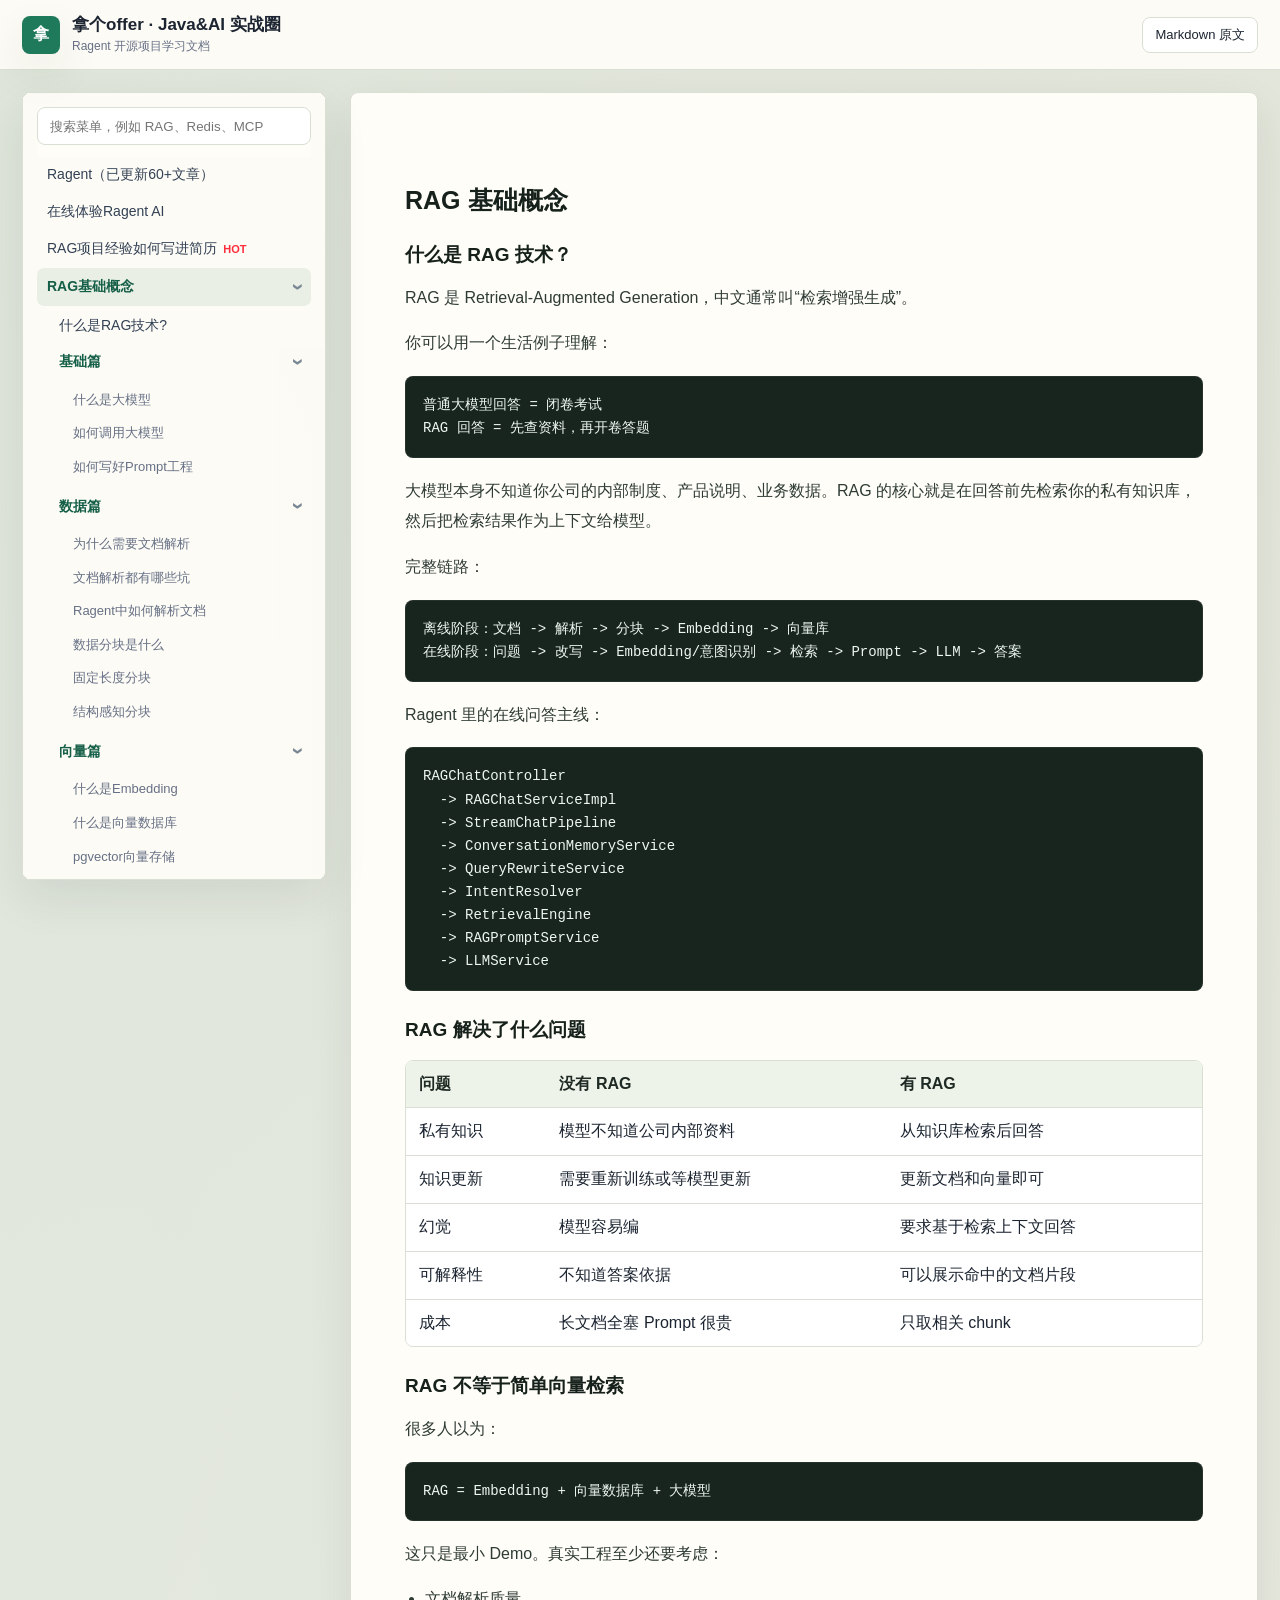
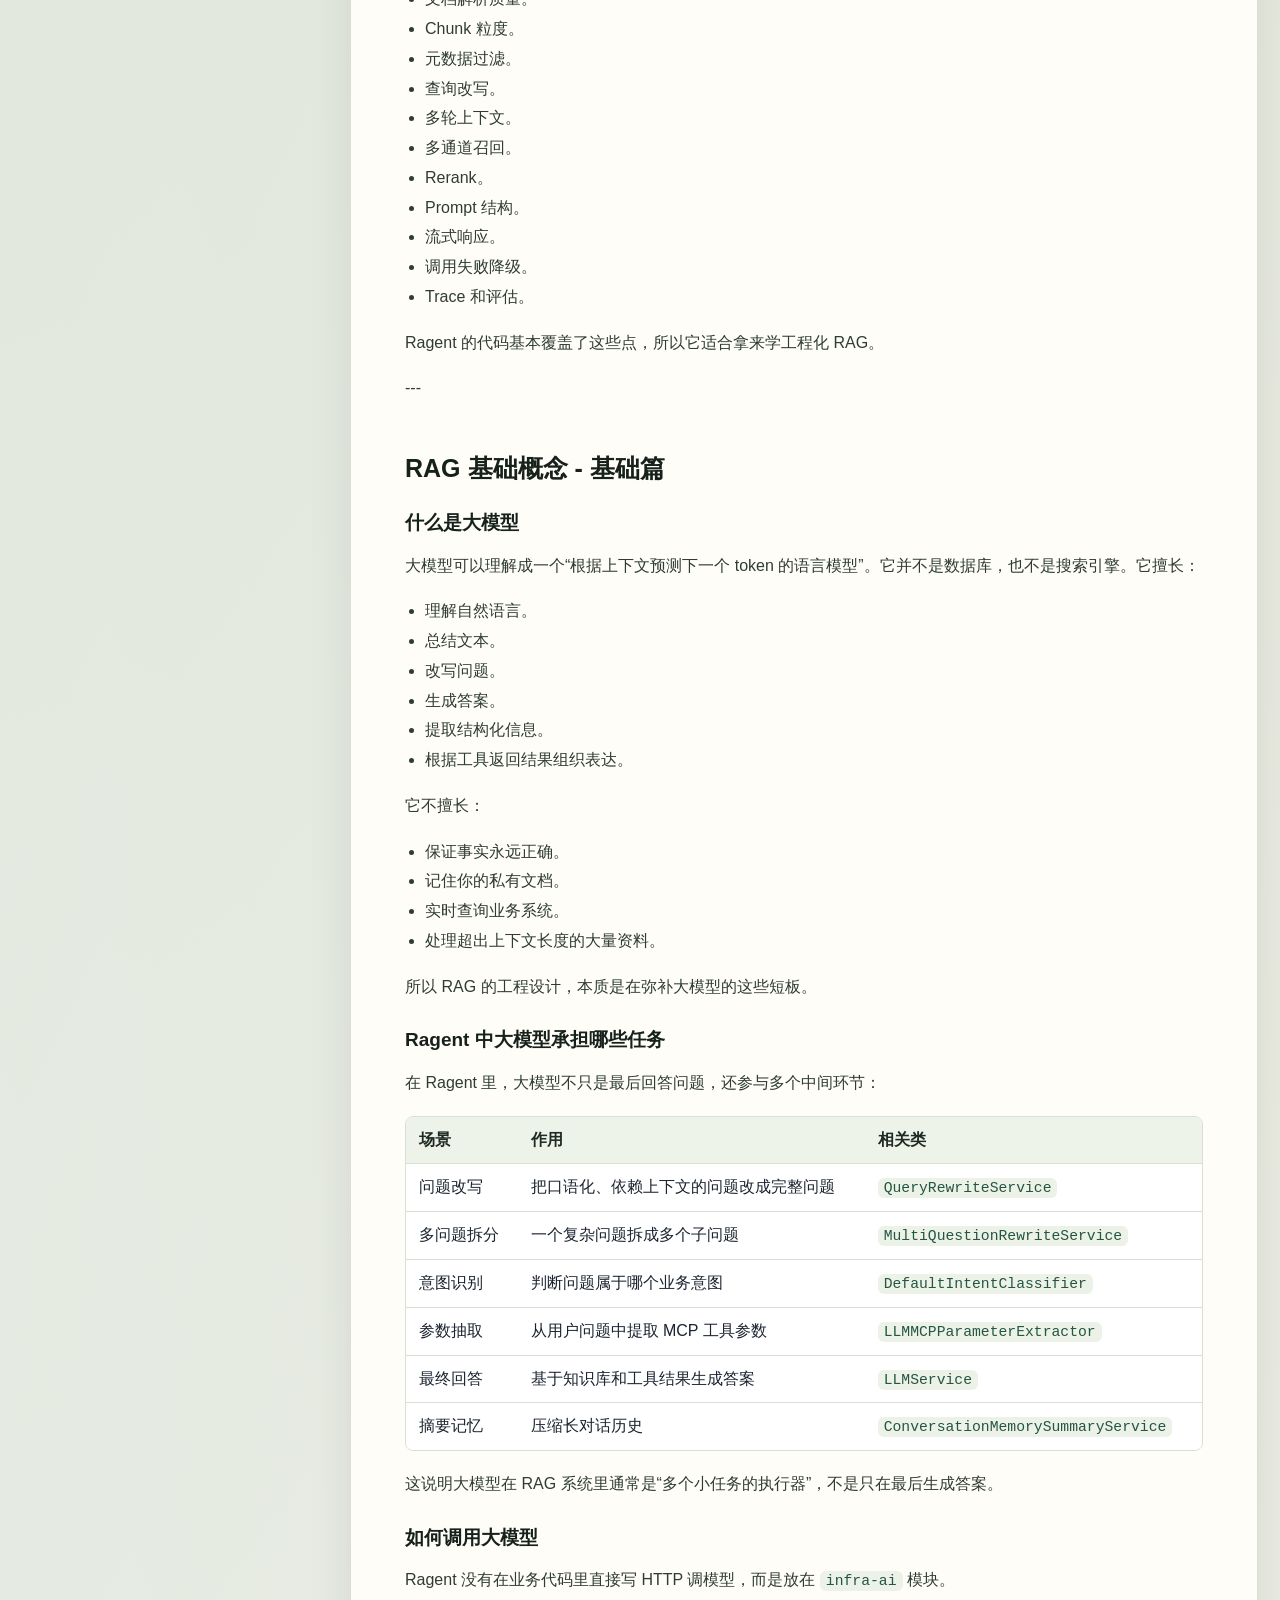
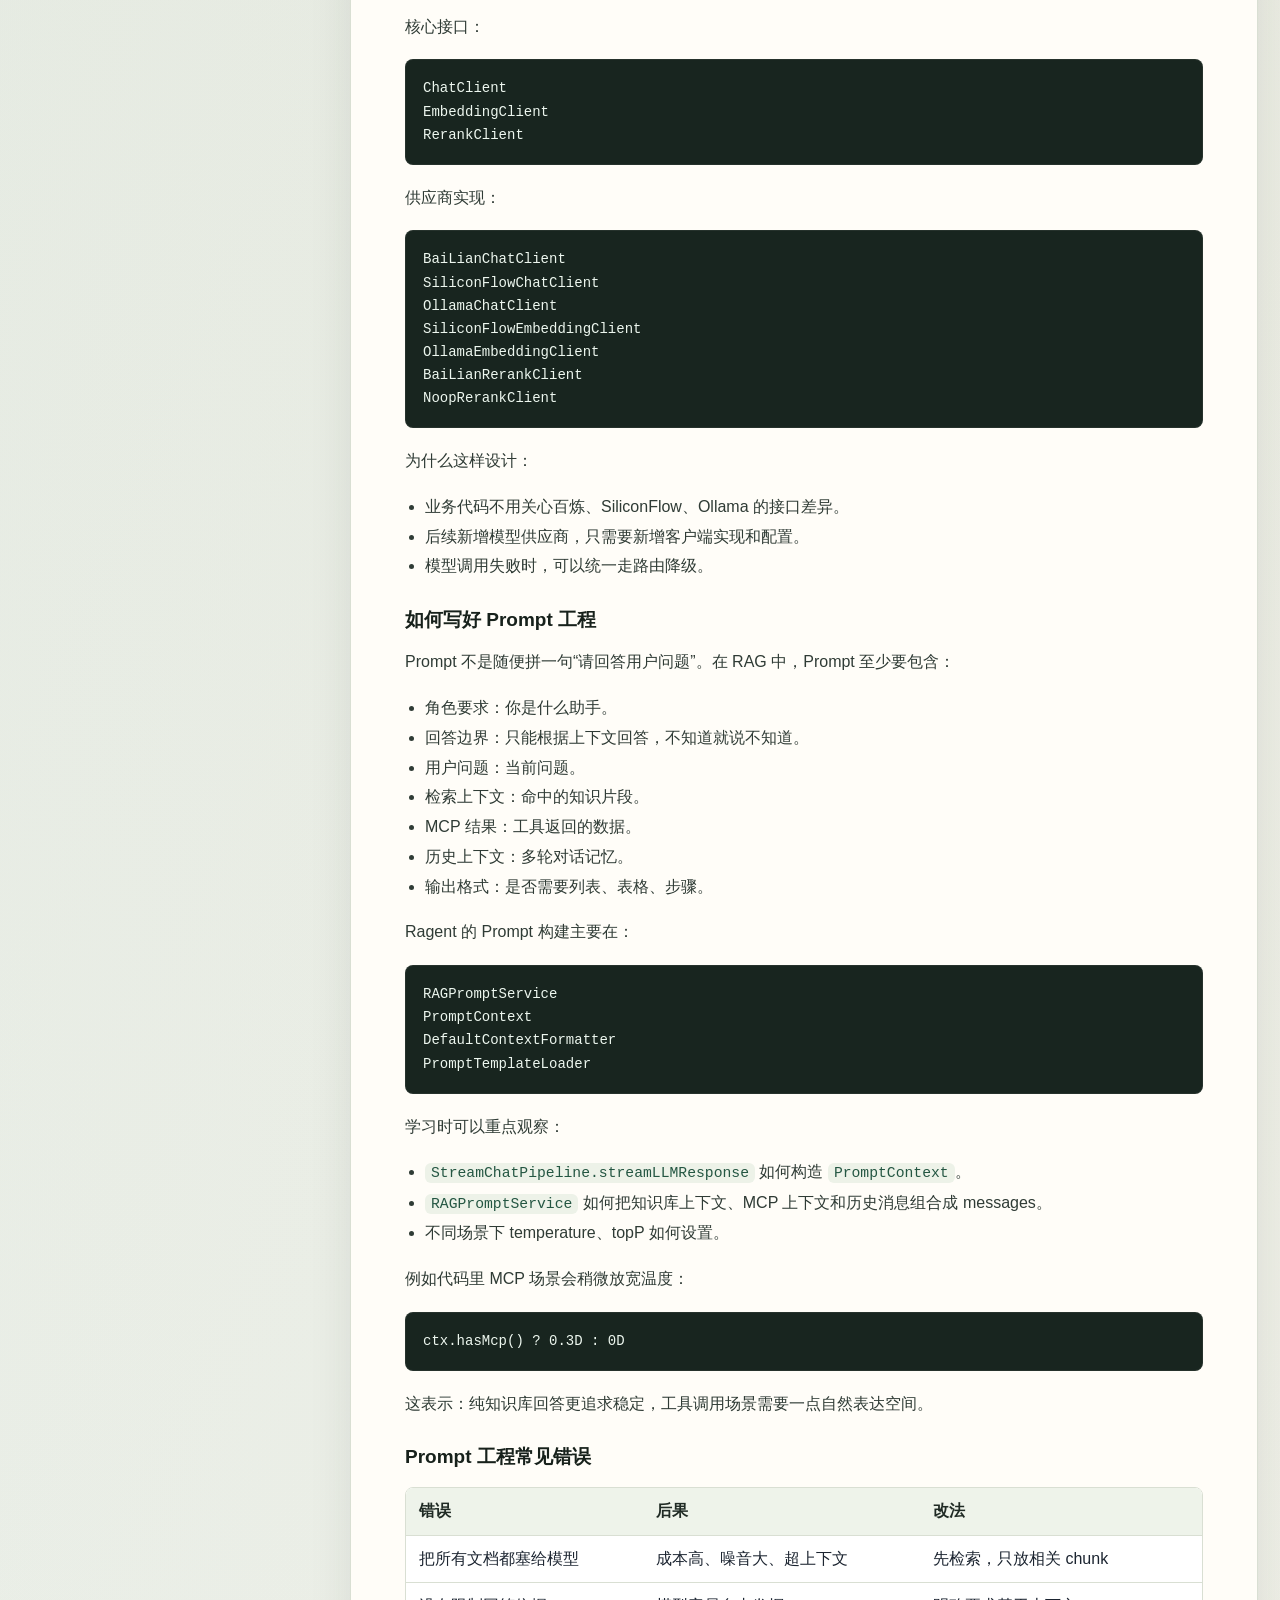
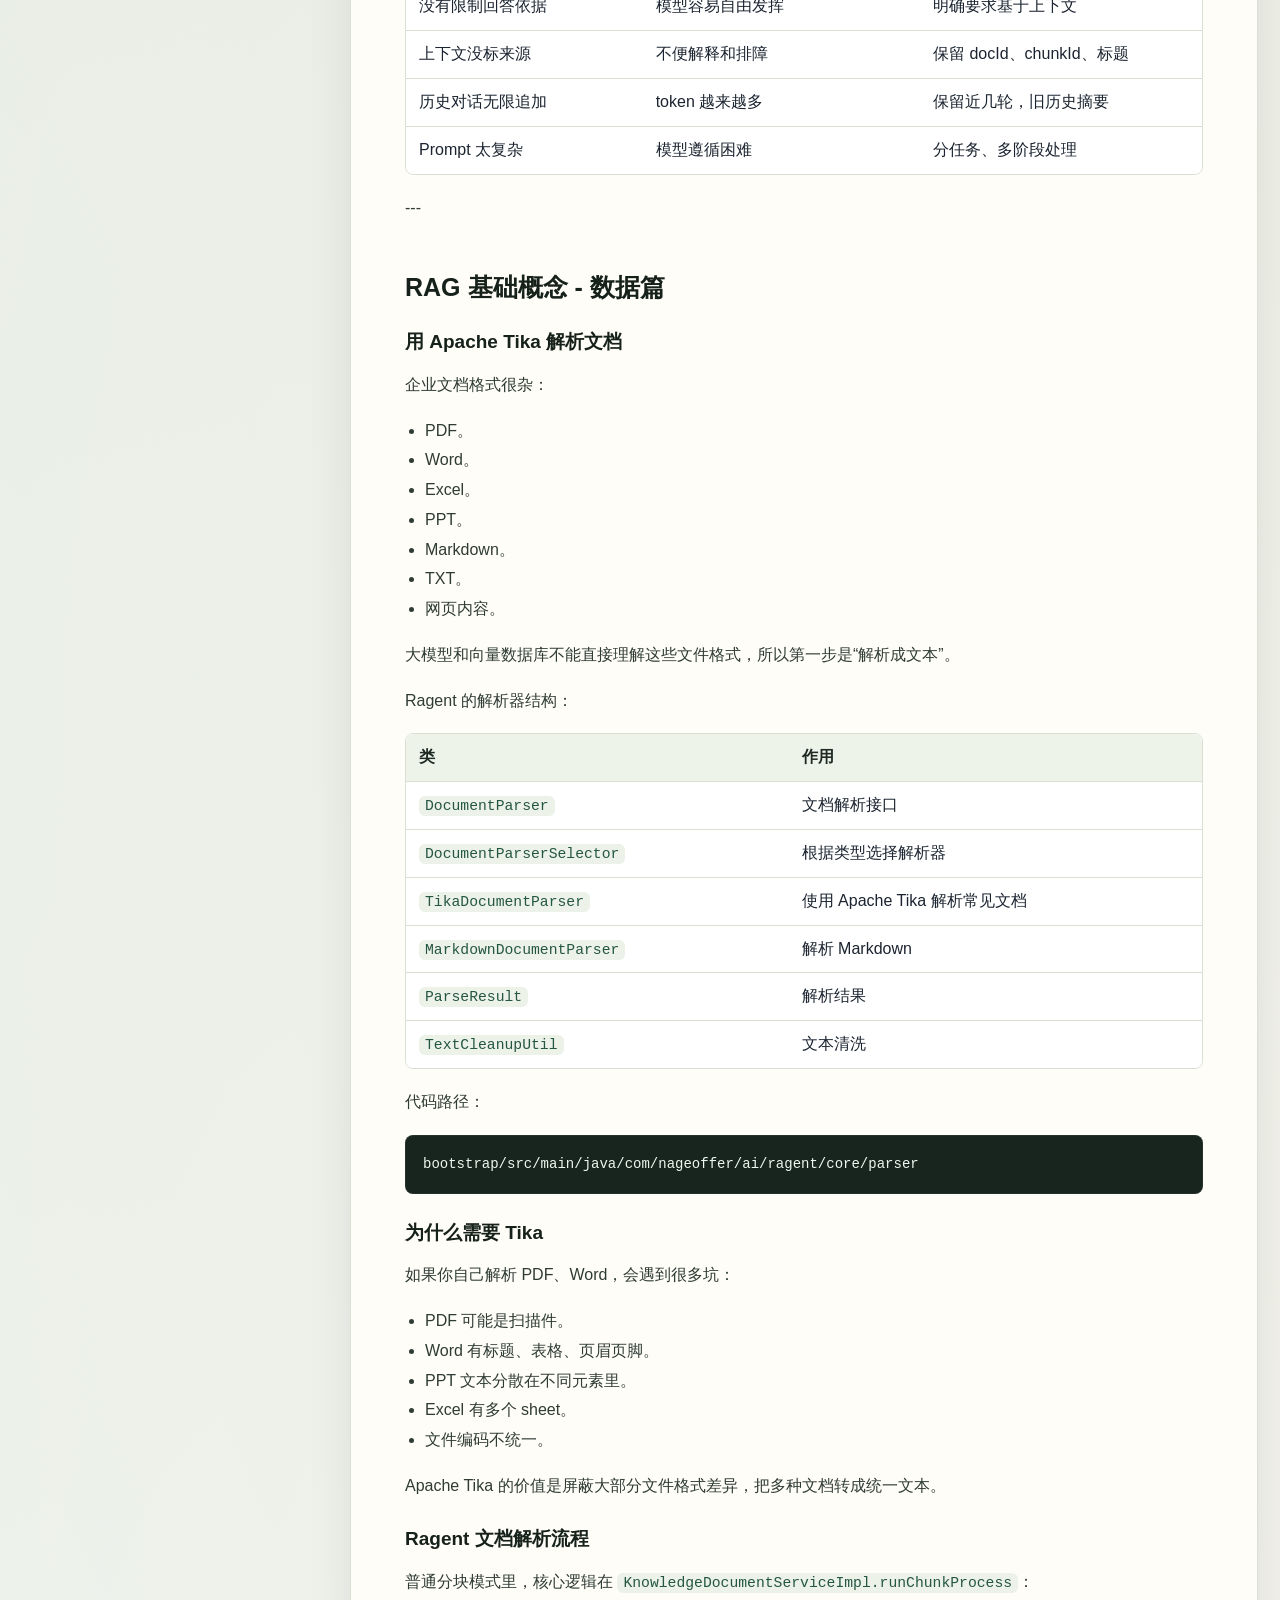
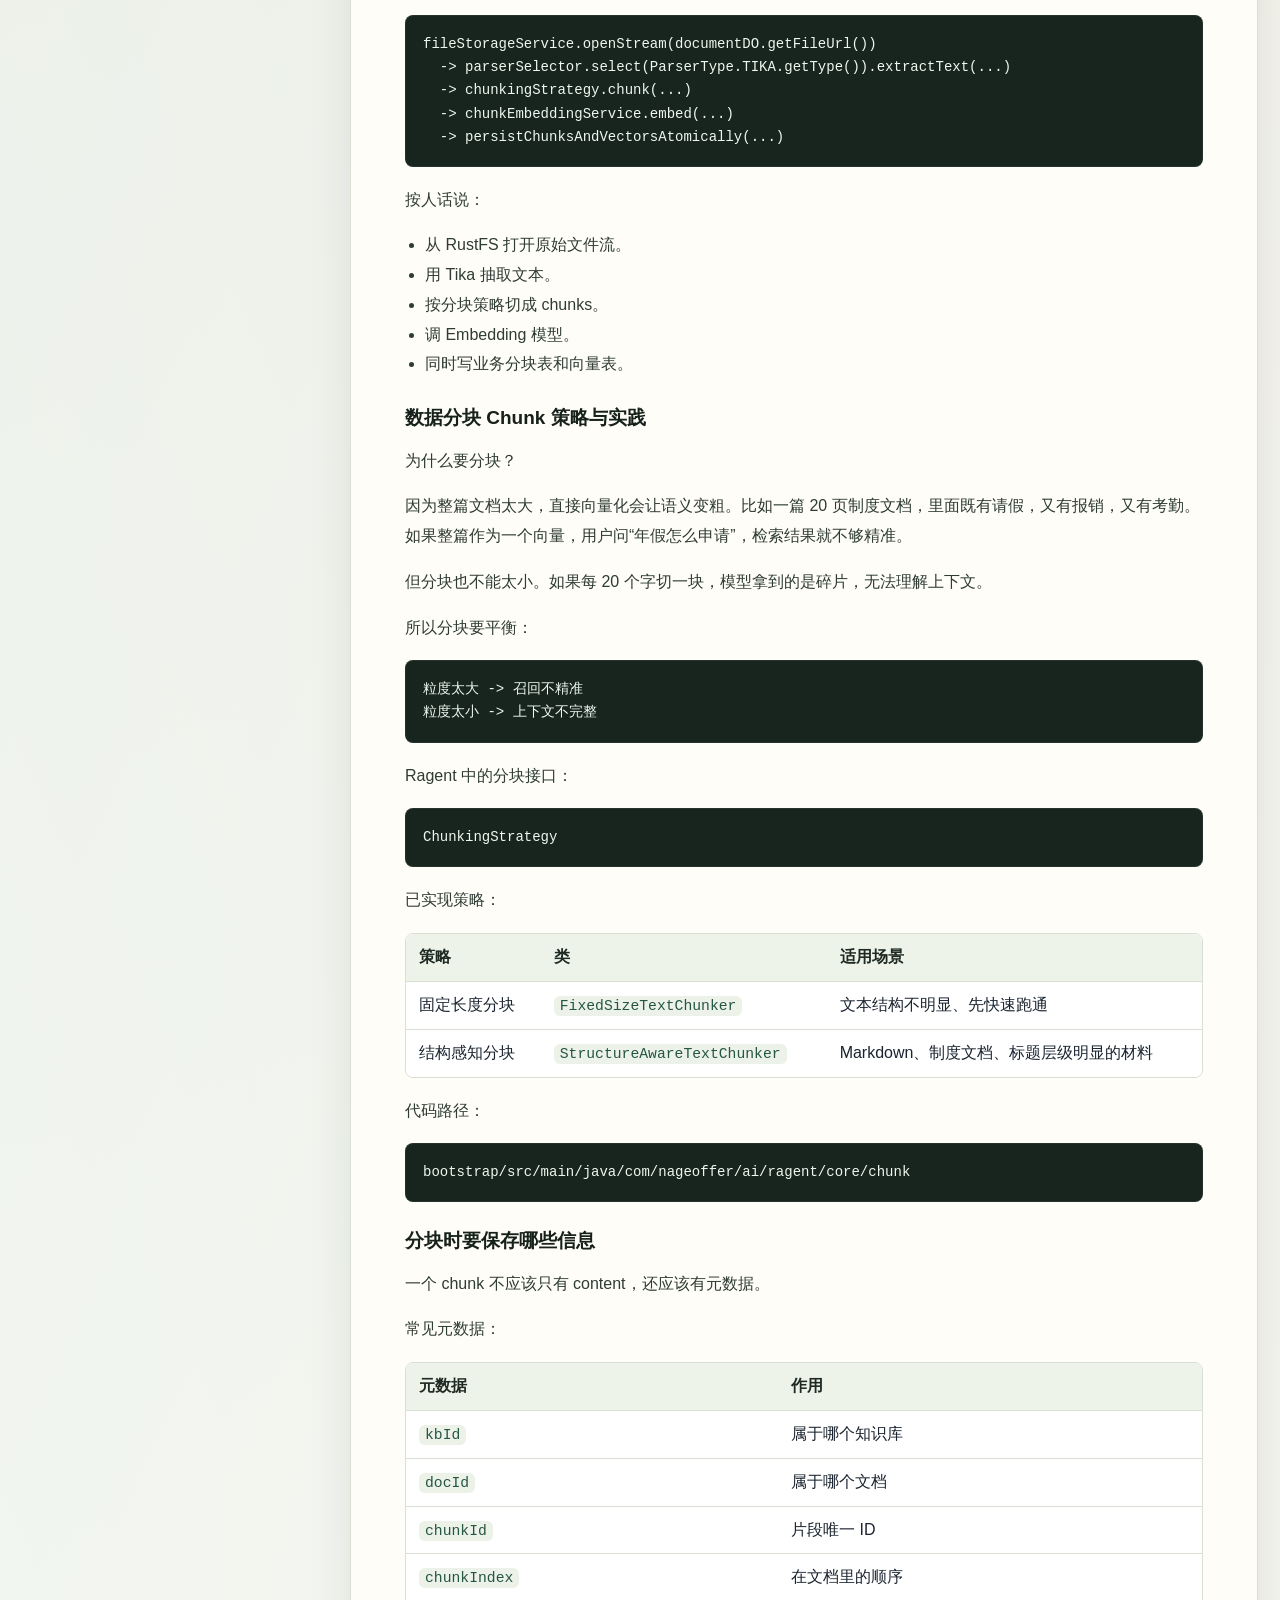
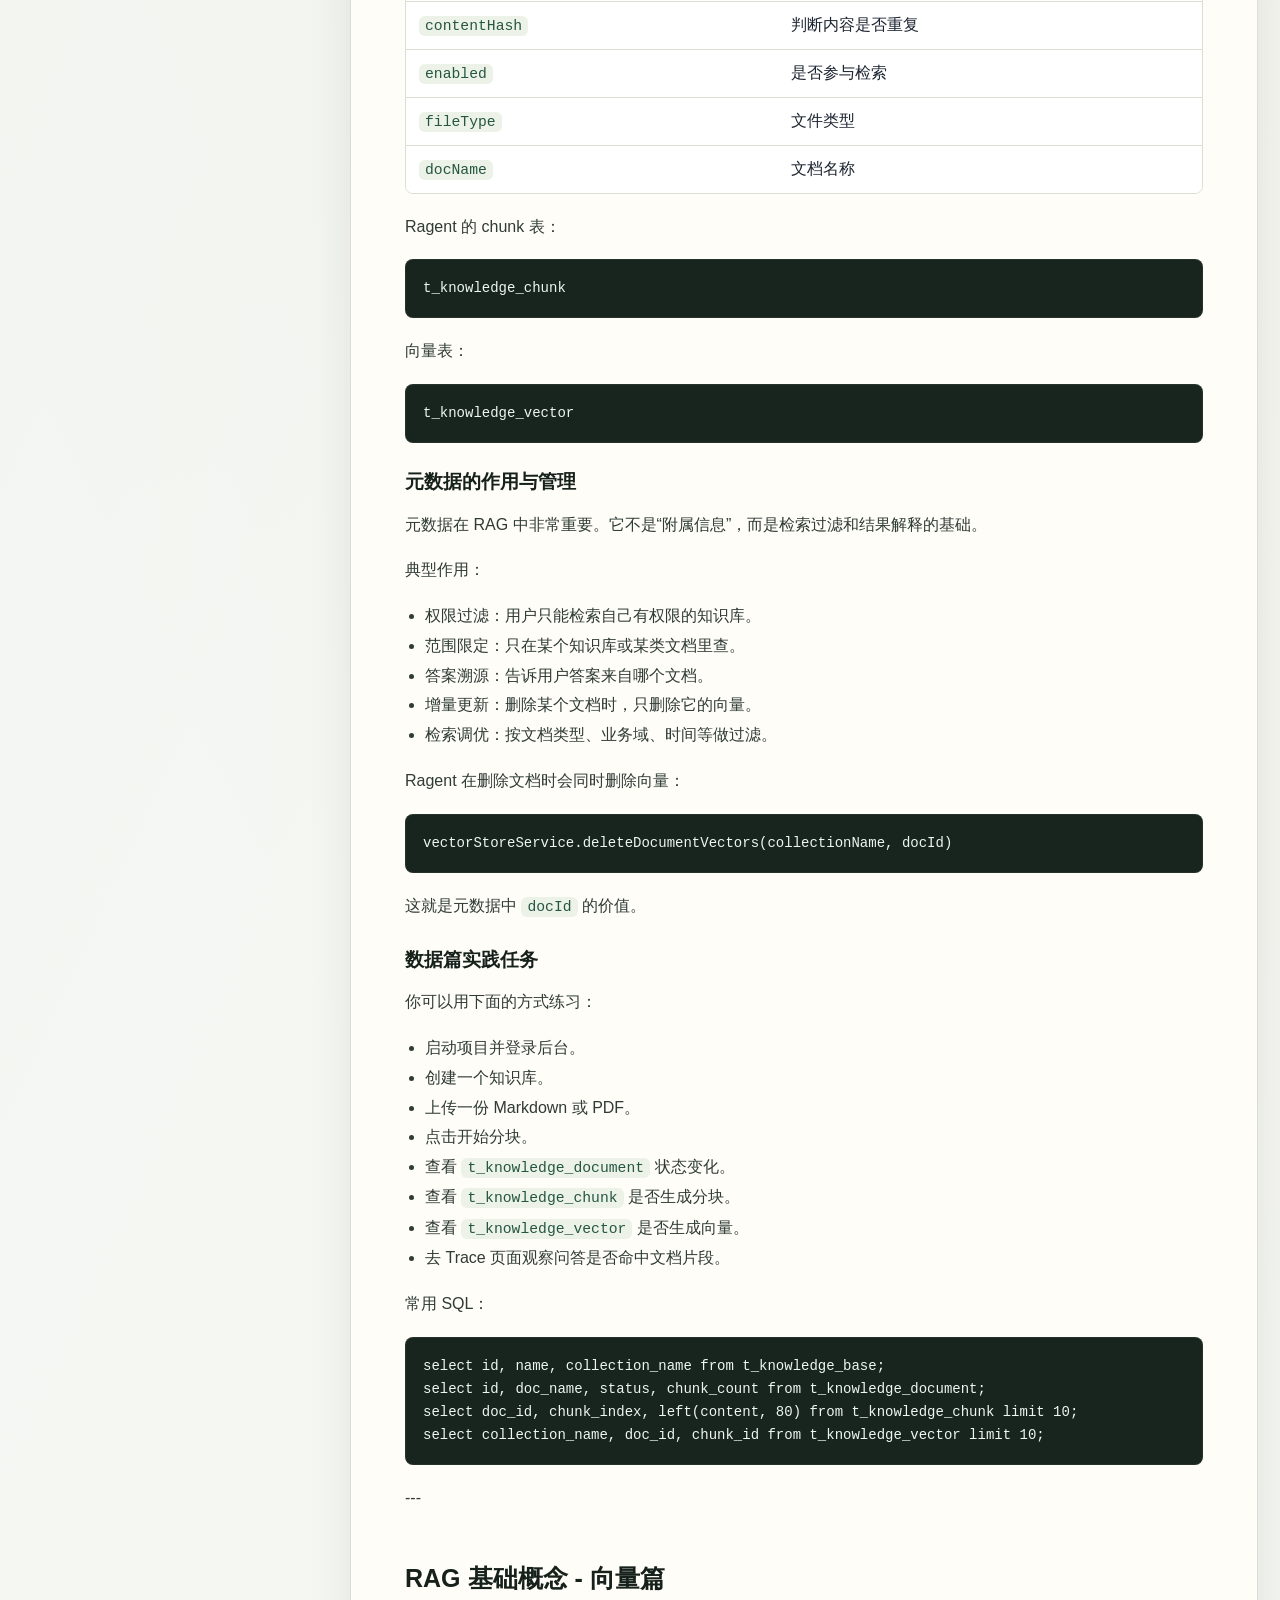
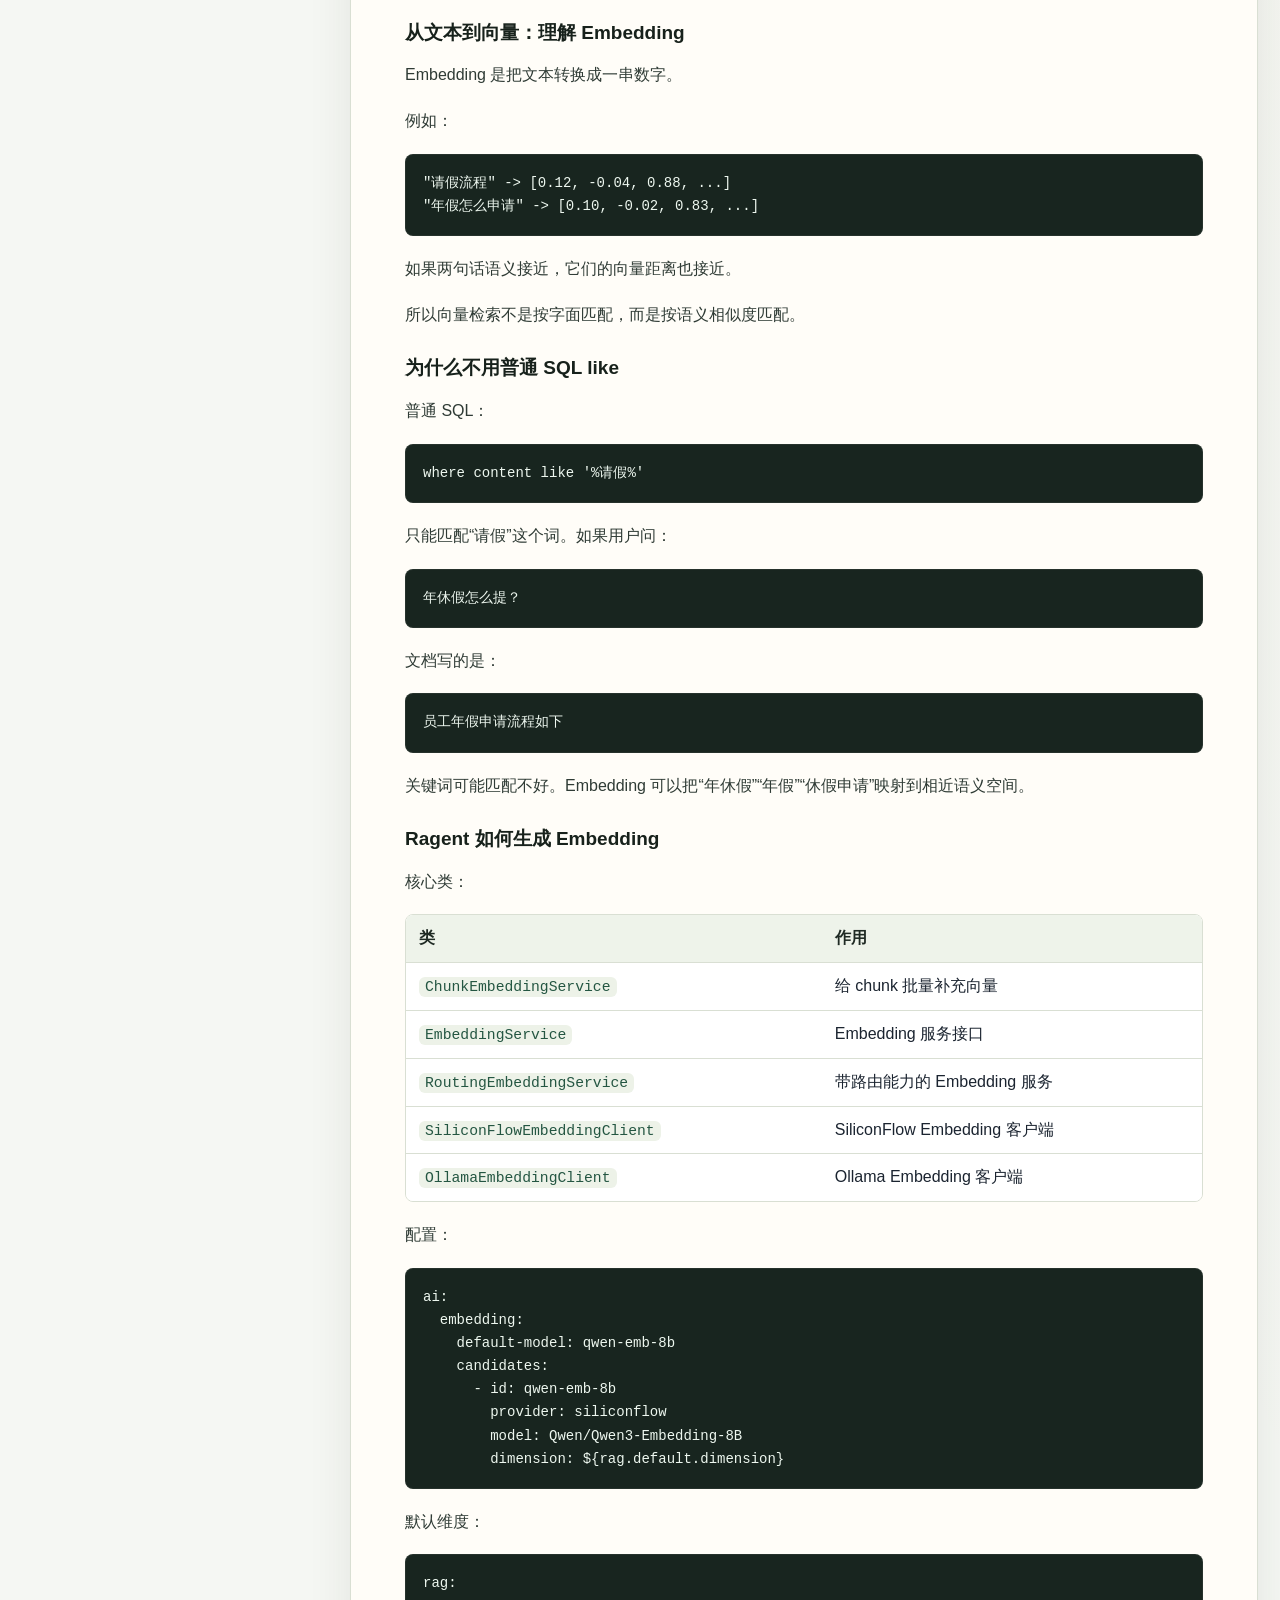
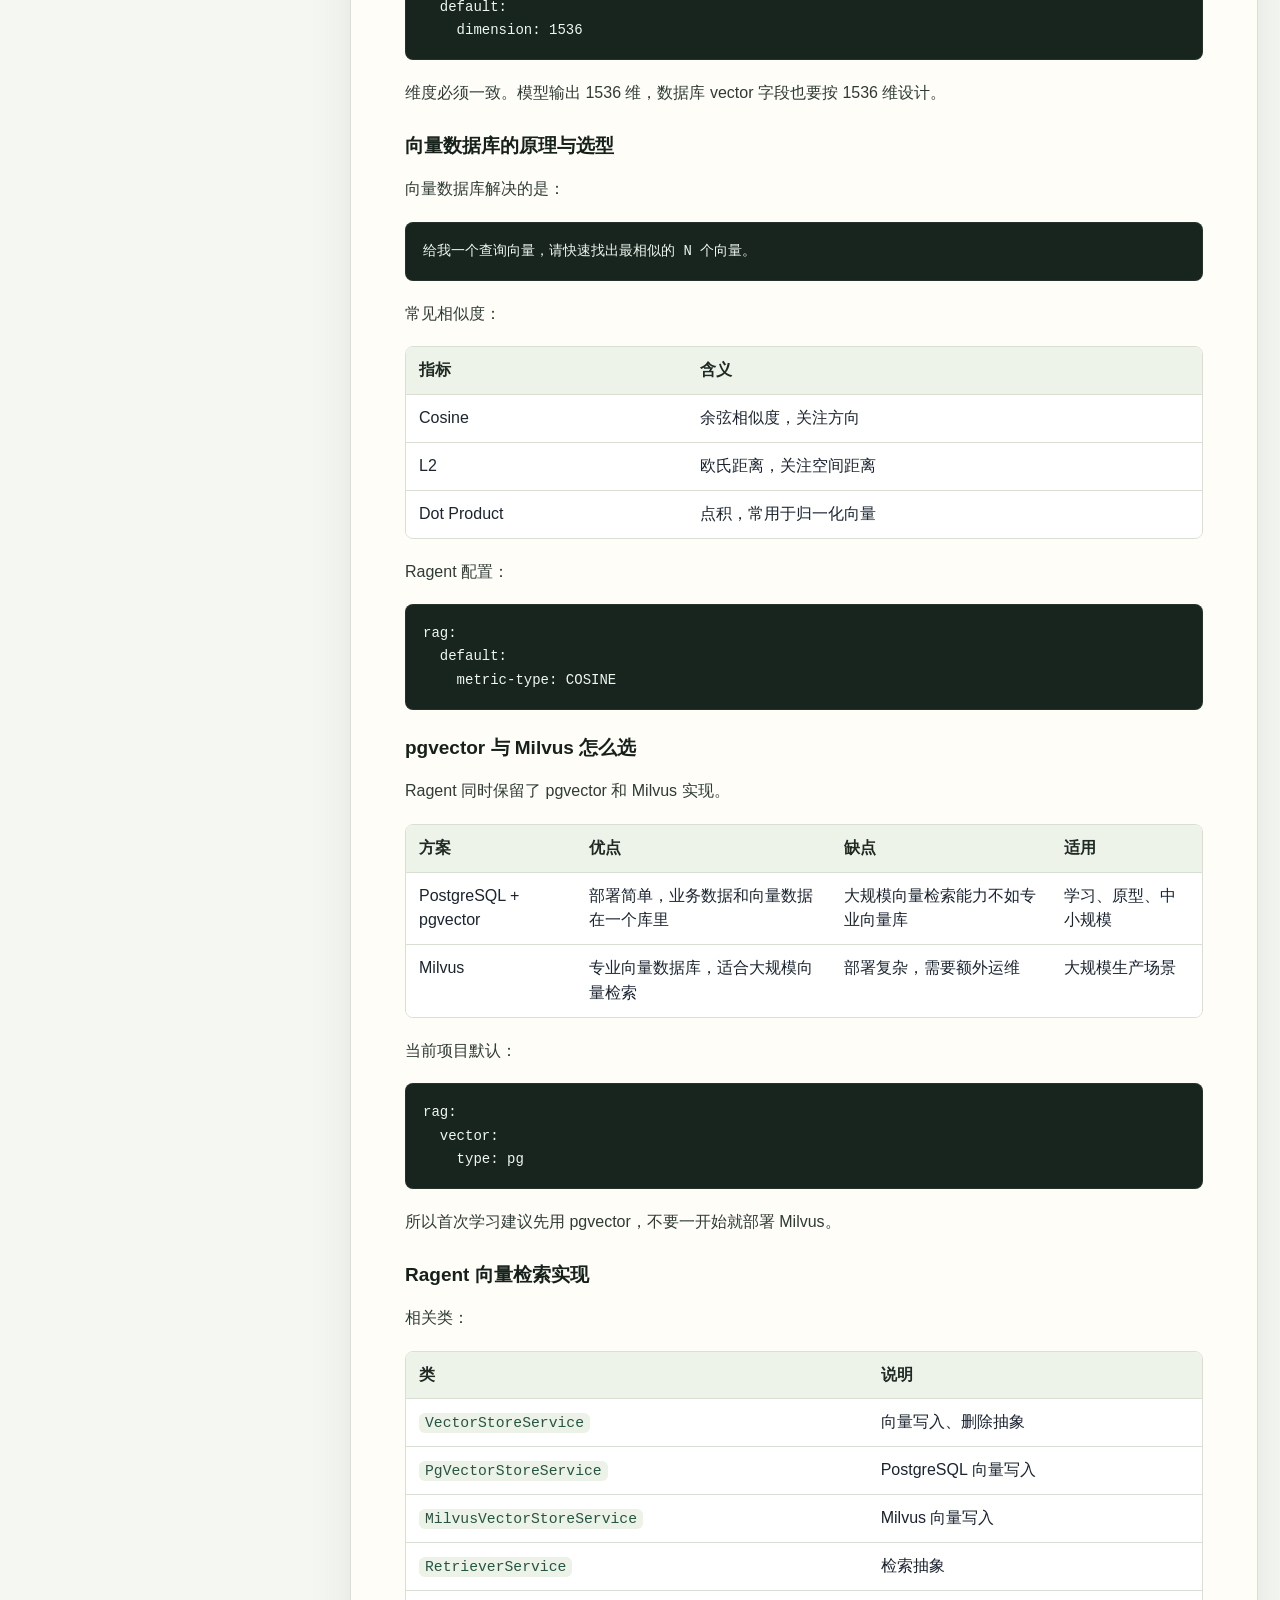
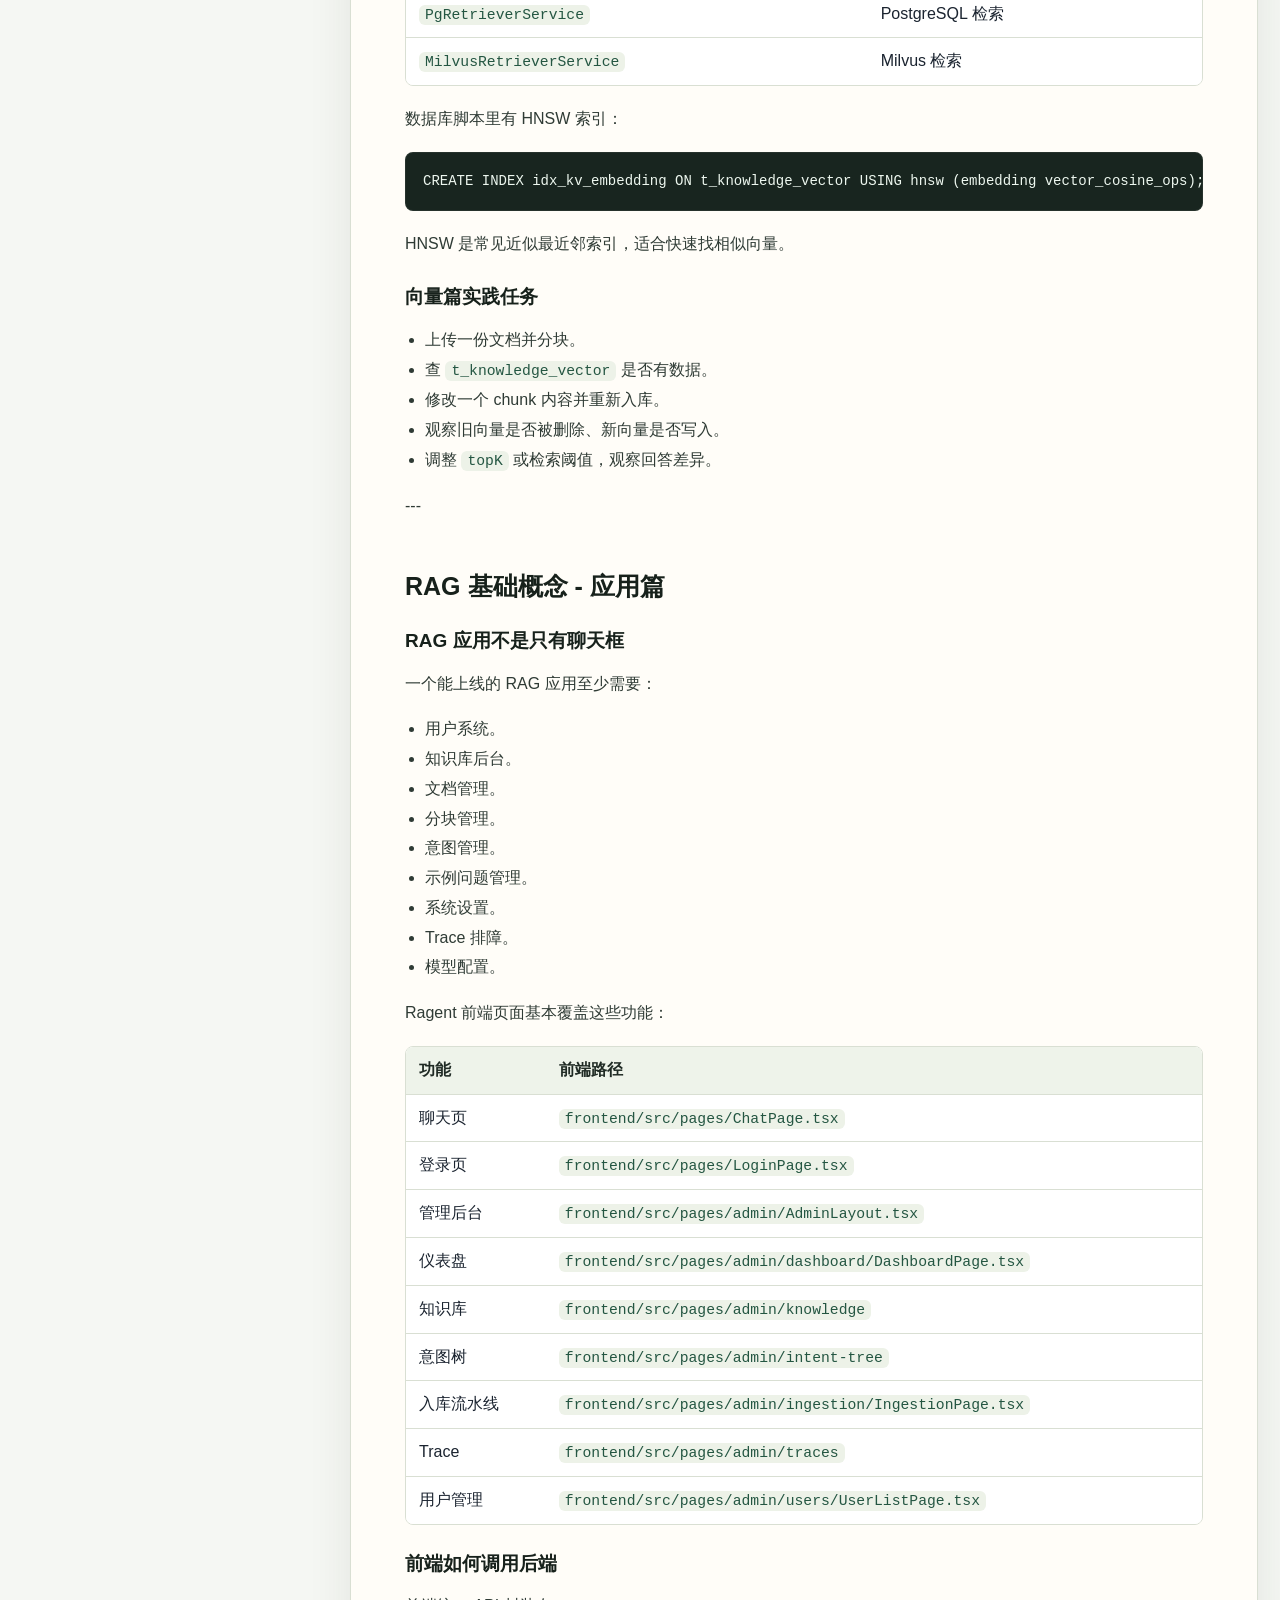
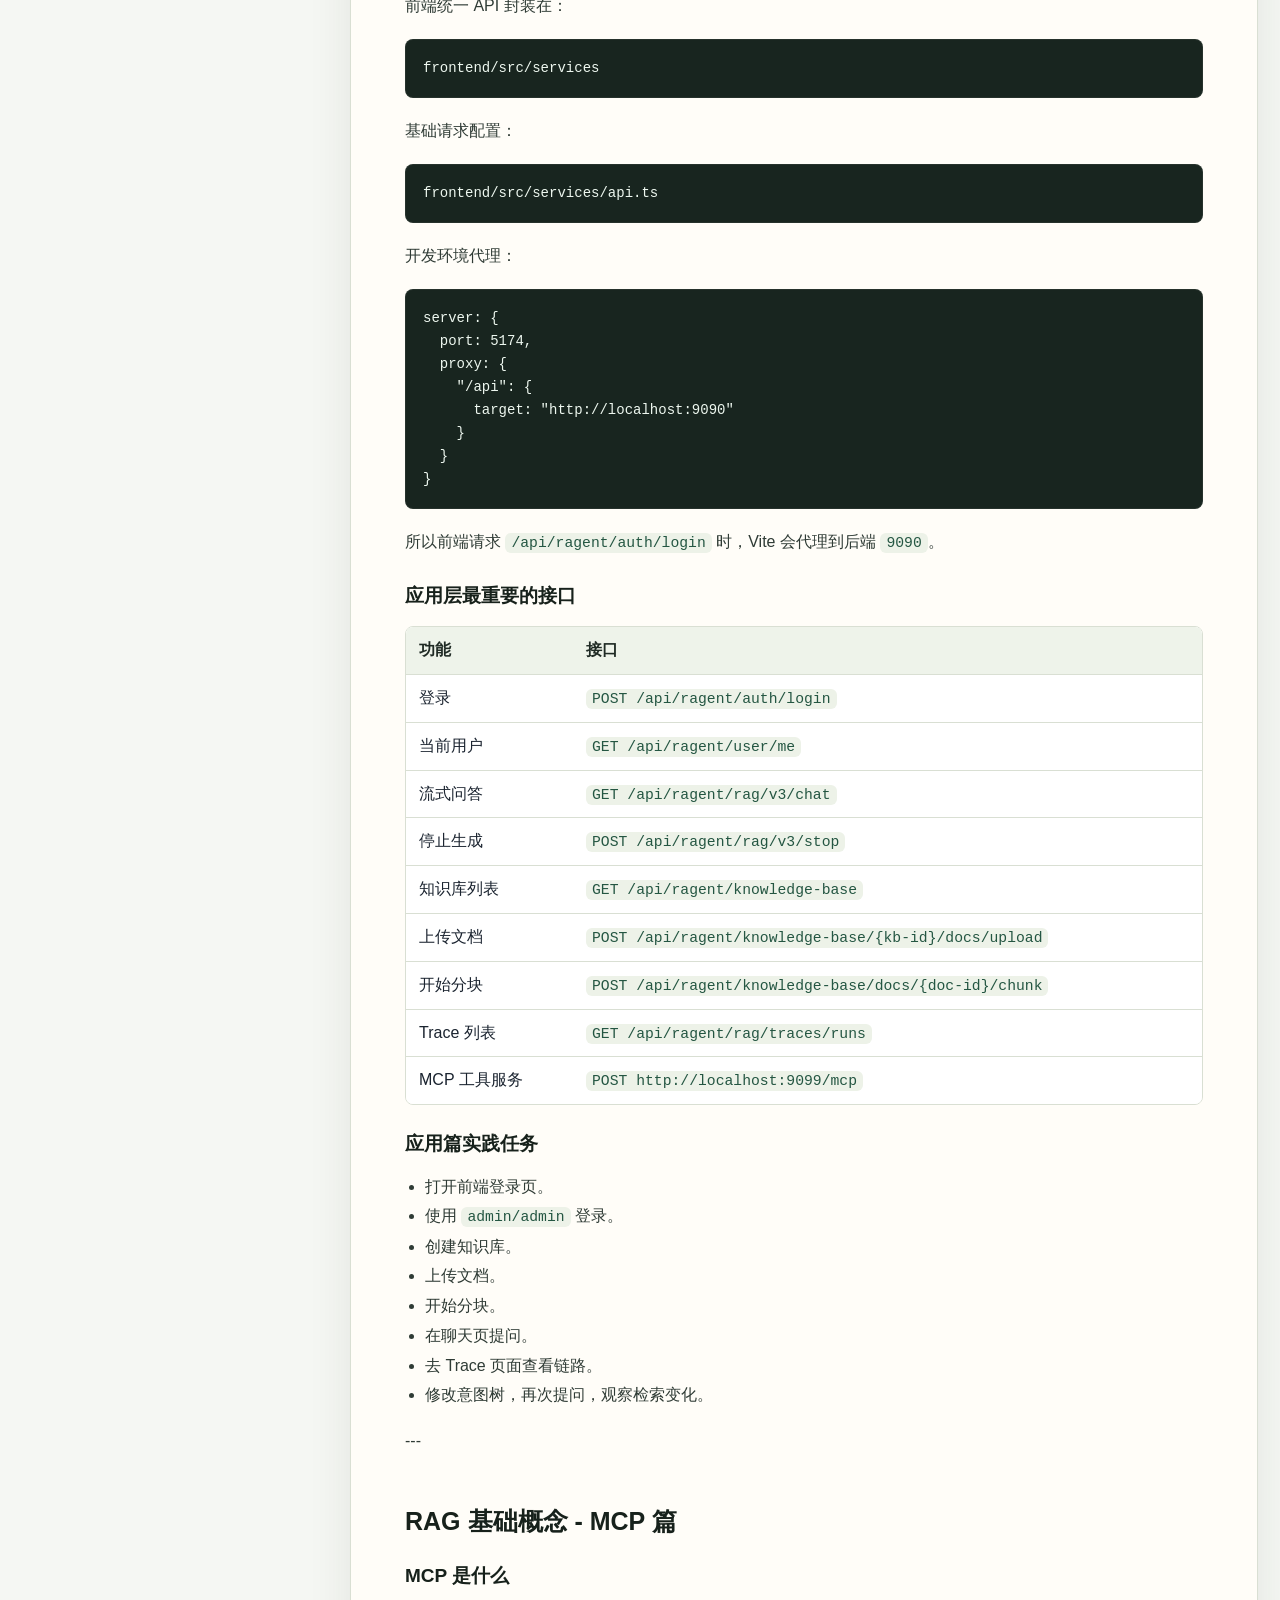
<file: rag-basics.html>
<!doctype html>
<html lang="zh-CN">
<head>
  <meta charset="UTF-8" />
  <meta name="viewport" content="width=device-width, initial-scale=1.0" />
  <title>RAG 基础概念</title>
  <link rel="stylesheet" href="./styles.css" />
</head>
<body data-page="rag-basics">
  <div class="reading-progress" id="readingProgress"></div>
  <header class="topbar">
    <button class="icon-button only-mobile" id="menuToggle" aria-label="打开目录">☰</button>
    <div class="brand">
      <span class="brand-mark">拿</span>
      <div>
        <div class="brand-title">拿个offer · Java&AI 实战圈</div>
        <div class="brand-subtitle">Ragent 开源项目学习文档</div>
      </div>
    </div>
    <a class="source-link" href="../ragent/docs/ragent-open-study-guide.md">Markdown 原文</a>
  </header>
  <div class="layout">
    <aside class="sidebar" id="sidebar">
      <div class="search-box">
        <input id="searchInput" type="search" placeholder="搜索菜单，例如 RAG、Redis、MCP" />
      </div>
      <nav class="nav" id="nav">
        <a href="./index.html#a-ragent" class="menu-link depth-0" data-heading="Ragent（已更新60+文章）">Ragent（已更新60+文章）</a>
<a href="./online-demo.html#b-在线体验-ragent-ai" class="menu-link depth-0" data-heading="在线体验Ragent AI">在线体验Ragent AI</a>
<a href="./resume.html#c-rag-项目经验如何写进简历" class="menu-link depth-0" data-heading="RAG项目经验如何写进简历">RAG项目经验如何写进简历<span class="menu-badge">HOT</span></a>
<div class="menu-group depth-0">
        <button class="menu-toggle" type="button" data-target="d-rag-基础概念" data-page="rag-basics" data-heading="RAG基础概念">
          <span>RAG基础概念</span>
          <span class="chevron">›</span>
        </button>
        <div class="menu-children">
          <a href="#d1-什么是-rag-技术" class="menu-link depth-1" data-heading="什么是RAG技术?">什么是RAG技术?</a>
<div class="menu-group depth-1">
        <button class="menu-toggle" type="button" data-target="e-rag-基础概念---基础篇" data-page="rag-basics" data-heading="基础篇">
          <span>基础篇</span>
          <span class="chevron">›</span>
        </button>
        <div class="menu-children">
          <a href="#e1-什么是大模型" class="menu-link depth-2" data-heading="什么是大模型">什么是大模型</a>
<a href="#e2-ragent-中大模型承担哪些任务" class="menu-link depth-2" data-heading="如何调用大模型">如何调用大模型</a>
<a href="#e3-如何调用大模型" class="menu-link depth-2" data-heading="如何写好Prompt工程">如何写好Prompt工程</a>
        </div>
      </div>
<div class="menu-group depth-1">
        <button class="menu-toggle" type="button" data-target="f-rag-基础概念---数据篇" data-page="rag-basics" data-heading="数据篇">
          <span>数据篇</span>
          <span class="chevron">›</span>
        </button>
        <div class="menu-children">
          <a href="#f1-用-apache-tika-解析文档" class="menu-link depth-2" data-heading="为什么需要文档解析">为什么需要文档解析</a>
<a href="#f2-为什么需要-tika" class="menu-link depth-2" data-heading="文档解析都有哪些坑">文档解析都有哪些坑</a>
<a href="#f3-ragent-文档解析流程" class="menu-link depth-2" data-heading="Ragent中如何解析文档">Ragent中如何解析文档</a>
<a href="#f4-数据分块-chunk-策略与实践" class="menu-link depth-2" data-heading="数据分块是什么">数据分块是什么</a>
<a href="#85-文档分块" class="menu-link depth-2" data-heading="固定长度分块">固定长度分块</a>
<a href="#85-文档分块" class="menu-link depth-2" data-heading="结构感知分块">结构感知分块</a>
        </div>
      </div>
<div class="menu-group depth-1">
        <button class="menu-toggle" type="button" data-target="g-rag-基础概念---向量篇" data-page="rag-basics" data-heading="向量篇">
          <span>向量篇</span>
          <span class="chevron">›</span>
        </button>
        <div class="menu-children">
          <a href="#g1-从文本到向量理解-embedding" class="menu-link depth-2" data-heading="什么是Embedding">什么是Embedding</a>
<a href="#g2-为什么不用普通-sql-like" class="menu-link depth-2" data-heading="什么是向量数据库">什么是向量数据库</a>
<a href="#44-向量篇" class="menu-link depth-2" data-heading="pgvector向量存储">pgvector向量存储</a>
<a href="#44-向量篇" class="menu-link depth-2" data-heading="Milvus向量存储">Milvus向量存储</a>
<a href="#44-向量篇" class="menu-link depth-2" data-heading="HNSW索引与相似度">HNSW索引与相似度</a>
        </div>
      </div>
<div class="menu-group depth-1">
        <button class="menu-toggle" type="button" data-target="h-rag-基础概念---应用篇" data-page="rag-basics" data-heading="应用篇">
          <span>应用篇</span>
          <span class="chevron">›</span>
        </button>
        <div class="menu-children">
          <a href="#81-知识库对象" class="menu-link depth-2" data-heading="知识库管理">知识库管理</a>
<a href="#82-文档上传" class="menu-link depth-2" data-heading="文档管理">文档管理</a>
<a href="#112-为什么要意图树" class="menu-link depth-2" data-heading="意图树管理">意图树管理</a>
<a href="#114-为什么要-trace" class="menu-link depth-2" data-heading="Trace链路追踪">Trace链路追踪</a>
        </div>
      </div>
<div class="menu-group depth-1">
        <button class="menu-toggle" type="button" data-target="i-rag-基础概念---mcp-篇" data-page="rag-basics" data-heading="MCP篇">
          <span>MCP篇</span>
          <span class="chevron">›</span>
        </button>
        <div class="menu-children">
          <a href="#46-mcp-篇" class="menu-link depth-2" data-heading="MCP是什么">MCP是什么</a>
<a href="#o4-mcp-server" class="menu-link depth-2" data-heading="MCP Server">MCP Server</a>
<a href="#46-mcp-篇" class="menu-link depth-2" data-heading="tools/list与tools/call">tools/list与tools/call</a>
<a href="#46-mcp-篇" class="menu-link depth-2" data-heading="Ragent如何调用MCP">Ragent如何调用MCP</a>
        </div>
      </div>
<div class="menu-group depth-1">
        <button class="menu-toggle" type="button" data-target="j-rag-基础概念---对话增强篇" data-page="rag-basics" data-heading="对话增强篇">
          <span>对话增强篇</span>
          <span class="chevron">›</span>
        </button>
        <div class="menu-children">
          <a href="#61-会话记忆" class="menu-link depth-2" data-heading="会话记忆">会话记忆</a>
<a href="#62-问题改写" class="menu-link depth-2" data-heading="问题改写">问题改写</a>
<a href="#47-对话增强篇" class="menu-link depth-2" data-heading="多问题拆分">多问题拆分</a>
<a href="#47-对话增强篇" class="menu-link depth-2" data-heading="意图澄清">意图澄清</a>
        </div>
      </div>
<div class="menu-group depth-1">
        <button class="menu-toggle" type="button" data-target="48-数据传输协议" data-page="rag-basics" data-heading="数据传输协议">
          <span>数据传输协议</span>
          <span class="chevron">›</span>
        </button>
        <div class="menu-children">
          <a href="#48-数据传输协议" class="menu-link depth-2" data-heading="SSE协议与流式响应">SSE协议与流式响应</a>
<a href="#48-数据传输协议" class="menu-link depth-2" data-heading="SpringBoot SSE服务端实战">SpringBoot SSE服务端实战</a>
        </div>
      </div>
<div class="menu-group depth-1">
        <button class="menu-toggle" type="button" data-target="ragent-开源项目平替学习文档" data-page="rag-basics" data-heading="模型检索生成评估与优化">
          <span>模型检索生成评估与优化</span>
          <span class="chevron">›</span>
        </button>
        <div class="menu-children">
          <a href="#ragent-开源项目平替学习文档" class="menu-link depth-2" data-heading="检索效果怎么判断">检索效果怎么判断</a>
<a href="#ragent-开源项目平替学习文档" class="menu-link depth-2" data-heading="召回率与准确率">召回率与准确率</a>
<a href="#123-为什么要-rerank" class="menu-link depth-2" data-heading="Rerank优化">Rerank优化</a>
<a href="#114-为什么要-trace" class="menu-link depth-2" data-heading="Trace辅助调优">Trace辅助调优</a>
        </div>
      </div>
        </div>
      </div>
<div class="menu-group depth-0">
        <button class="menu-toggle" type="button" data-target="m-从零启动-ragent-前后端全流程" data-page="getting-started" data-heading="从零启动Ragent——前后端全流程">
          <span>从零启动Ragent——前后端全流程</span>
          <span class="chevron">›</span>
        </button>
        <div class="menu-children">
          <div class="menu-group depth-1">
        <button class="menu-toggle" type="button" data-target="m1-中间件初始化" data-page="getting-started" data-heading="中间件初始化">
          <span>中间件初始化</span>
          <span class="chevron">›</span>
        </button>
        <div class="menu-children">
          <a href="./getting-started.html#m2-本地开发环境搭建" class="menu-link depth-2" data-heading="本地开发环境搭建">本地开发环境搭建</a>
<a href="./getting-started.html#m3-docker-中间件部署" class="menu-link depth-2" data-heading="Docker中间件部署">Docker中间件部署</a>
<a href="./getting-started.html#m4-postgresql-数据库初始化" class="menu-link depth-2" data-heading="PostgreSQL数据库初始化">PostgreSQL数据库初始化</a>
        </div>
      </div>
        </div>
      </div>
<div class="menu-group depth-0">
        <button class="menu-toggle" type="button" data-target="n-ai-知识问答" data-page="ai-qa" data-heading="AI知识问答">
          <span>AI知识问答</span>
          <span class="chevron">›</span>
        </button>
        <div class="menu-children">
          <a href="./ai-qa.html#n1-用户提问后发生了什么" class="menu-link depth-1" data-heading="会话记忆">会话记忆</a>
<a href="./ai-qa.html#n2-streamchatpipeline-逐行理解" class="menu-link depth-1" data-heading="问题改写">问题改写</a>
<a href="./ai-qa.html#n3-问答链路中的关键设计" class="menu-link depth-1" data-heading="意图识别">意图识别</a>
<a href="./ai-qa.html#64-多通道检索" class="menu-link depth-1" data-heading="多通道检索">多通道检索</a>
<a href="./ai-qa.html#65-prompt-构建" class="menu-link depth-1" data-heading="Prompt构建">Prompt构建</a>
<a href="./ai-qa.html#66-流式输出" class="menu-link depth-1" data-heading="流式输出">流式输出</a>
        </div>
      </div>
<div class="menu-group depth-0">
        <button class="menu-toggle" type="button" data-target="o-项目模块介绍" data-page="modules" data-heading="项目模块介绍">
          <span>项目模块介绍</span>
          <span class="chevron">›</span>
        </button>
        <div class="menu-children">
          <a href="./modules.html#71-bootstrap" class="menu-link depth-1" data-heading="bootstrap业务入口">bootstrap业务入口</a>
<a href="./modules.html#72-framework" class="menu-link depth-1" data-heading="framework通用能力">framework通用能力</a>
<a href="./modules.html#73-infra-ai" class="menu-link depth-1" data-heading="infra-ai模型基础设施">infra-ai模型基础设施</a>
<a href="./modules.html#74-mcp-server" class="menu-link depth-1" data-heading="mcp-server工具服务">mcp-server工具服务</a>
<a href="./modules.html#75-frontend" class="menu-link depth-1" data-heading="frontend前端模块">frontend前端模块</a>
        </div>
      </div>
<div class="menu-group depth-0">
        <button class="menu-toggle" type="button" data-target="p-ai-知识库建设" data-page="knowledge-base" data-heading="AI知识库建设">
          <span>AI知识库建设</span>
          <span class="chevron">›</span>
        </button>
        <div class="menu-children">
          <a href="./knowledge-base.html#p1-知识库建设主流程" class="menu-link depth-1" data-heading="知识库对象">知识库对象</a>
<a href="./knowledge-base.html#p2-关键接口" class="menu-link depth-1" data-heading="文档上传">文档上传</a>
<a href="./knowledge-base.html#p3-普通分块模式" class="menu-link depth-1" data-heading="文件存储">文件存储</a>
<a href="./knowledge-base.html#p4-pipeline-模式" class="menu-link depth-1" data-heading="文档解析">文档解析</a>
<a href="./knowledge-base.html#85-文档分块" class="menu-link depth-1" data-heading="文档分块">文档分块</a>
<a href="./knowledge-base.html#86-向量化" class="menu-link depth-1" data-heading="向量化">向量化</a>
<a href="./knowledge-base.html#87-异步入库" class="menu-link depth-1" data-heading="异步入库">异步入库</a>
<a href="./knowledge-base.html#88-pipeline-入库" class="menu-link depth-1" data-heading="Pipeline入库">Pipeline入库</a>
        </div>
      </div>
<div class="menu-group depth-0">
        <button class="menu-toggle" type="button" data-target="q-ollama-vllm-扫盲" data-page="ollama-vllm" data-heading="Ollama vLLM扫盲">
          <span>Ollama vLLM扫盲</span>
          <span class="chevron">›</span>
        </button>
        <div class="menu-children">
          <a href="./ollama-vllm.html#q1-ollama" class="menu-link depth-1" data-heading="Ollama是什么">Ollama是什么</a>
<a href="./ollama-vllm.html#q2-vllm" class="menu-link depth-1" data-heading="vLLM是什么">vLLM是什么</a>
        </div>
      </div>
<div class="menu-group depth-0">
        <button class="menu-toggle" type="button" data-target="r-大模型调度引擎实战" data-page="model-scheduler" data-heading="大模型调度引擎实战">
          <span>大模型调度引擎实战</span>
          <span class="chevron">›</span>
        </button>
        <div class="menu-children">
          <a href="./model-scheduler.html#r1-为什么要模型调度" class="menu-link depth-1" data-heading="AI基础设施层宏观设计">AI基础设施层宏观设计</a>
<a href="./model-scheduler.html#r2-ragent-的模型调度类" class="menu-link depth-1" data-heading="多模型路由与智能选择">多模型路由与智能选择</a>
<a href="./model-scheduler.html#r3-执行逻辑" class="menu-link depth-1" data-heading="三态熔断器与故障转移">三态熔断器与故障转移</a>
<a href="./model-scheduler.html#r4-面试怎么讲" class="menu-link depth-1" data-heading="Chat同步调用与模板方法">Chat同步调用与模板方法</a>
<a href="./model-scheduler.html#ragent-开源项目平替学习文档" class="menu-link depth-1" data-heading="SSE流式解析与异步执行">SSE流式解析与异步执行</a>
<a href="./model-scheduler.html#ragent-开源项目平替学习文档" class="menu-link depth-1" data-heading="流式路由的首包探测机制">流式路由的首包探测机制</a>
<a href="./model-scheduler.html#ragent-开源项目平替学习文档" class="menu-link depth-1" data-heading="Embedding向量化客户端">Embedding向量化客户端</a>
<a href="./model-scheduler.html#ragent-开源项目平替学习文档" class="menu-link depth-1" data-heading="Rerank重排序与辅助工具">Rerank重排序与辅助工具</a>
        </div>
      </div>
<div class="menu-group depth-0">
        <button class="menu-toggle" type="button" data-target="s-ai-知识问答篇" data-page="ai-qa-advanced" data-heading="AI知识问答篇">
          <span>AI知识问答篇</span>
          <span class="chevron">›</span>
        </button>
        <div class="menu-children">
          <a href="./ai-qa-advanced.html#s1-多通道检索" class="menu-link depth-1" data-heading="一次问答从前端到后端">一次问答从前端到后端</a>
<a href="./ai-qa-advanced.html#s2-为什么要意图定向检索" class="menu-link depth-1" data-heading="为什么要意图树">为什么要意图树</a>
<a href="./ai-qa-advanced.html#s3-空检索怎么处理" class="menu-link depth-1" data-heading="为什么要查询词映射">为什么要查询词映射</a>
<a href="./ai-qa-advanced.html#114-为什么要-trace" class="menu-link depth-1" data-heading="为什么要Trace">为什么要Trace</a>
        </div>
      </div>
<div class="menu-group depth-0">
        <button class="menu-toggle" type="button" data-target="t-面试高频考点" data-page="interview" data-heading="面试高频考点">
          <span>面试高频考点</span>
          <span class="chevron">›</span>
        </button>
        <div class="menu-children">
          <a href="./interview.html#t1-rag-和微调区别" class="menu-link depth-1" data-heading="RAG和微调有什么区别">RAG和微调有什么区别</a>
<a href="./interview.html#t2-为什么要分块" class="menu-link depth-1" data-heading="为什么文档要分块">为什么文档要分块</a>
<a href="./interview.html#t3-为什么要-rerank" class="menu-link depth-1" data-heading="为什么要Rerank">为什么要Rerank</a>
<a href="./interview.html#t4-为什么要-rocketmq" class="menu-link depth-1" data-heading="为什么要多通道检索">为什么要多通道检索</a>
<a href="./interview.html#t5-为什么要-redis" class="menu-link depth-1" data-heading="为什么要MCP">为什么要MCP</a>
<a href="./interview.html#t6-为什么要-mcp" class="menu-link depth-1" data-heading="为什么要异步文档入库">为什么要异步文档入库</a>
<a href="./interview.html#t7-为什么要-trace" class="menu-link depth-1" data-heading="为什么要模型路由">为什么要模型路由</a>
<a href="./interview.html#t8-这个项目最值得讲的亮点" class="menu-link depth-1" data-heading="项目亮点怎么讲">项目亮点怎么讲</a>
        </div>
      </div>
<div class="menu-group depth-0">
        <button class="menu-toggle" type="button" data-target="13-常见启动错误速查" data-page="faq" data-heading="常见启动错误速查">
          <span>常见启动错误速查</span>
          <span class="chevron">›</span>
        </button>
        <div class="menu-children">
          <a href="./faq.html#131-docker-api-连接失败" class="menu-link depth-1" data-heading="Docker API 连接失败">Docker API 连接失败</a>
<a href="./faq.html#132-后端连不上-redis" class="menu-link depth-1" data-heading="后端连不上 Redis">后端连不上 Redis</a>
<a href="./faq.html#133-后端数据库密码错误" class="menu-link depth-1" data-heading="后端数据库密码错误">后端数据库密码错误</a>
<a href="./faq.html#134-rocketmq-dashboard-打不开" class="menu-link depth-1" data-heading="RocketMQ Dashboard 打不开">RocketMQ Dashboard 打不开</a>
<a href="./faq.html#135-前端-5173-端口冲突" class="menu-link depth-1" data-heading="前端 5173 端口冲突">前端 5173 端口冲突</a>
        </div>
      </div>
<a href="./study-path.html#14-推荐学习路线" class="menu-link depth-0" data-heading="推荐学习路线">推荐学习路线</a>
<a href="./summary.html#15-一句话总结" class="menu-link depth-0" data-heading="一句话总结">一句话总结</a>
<div class="menu-muted depth-0">内容正在持续更新中...</div>
      </nav>
    </aside>
    <main class="content">
      <article class="doc" id="doc">
        <h2 id="d-rag-基础概念">RAG 基础概念<a class="heading-anchor" href="#d-rag-基础概念" aria-label="Link to RAG 基础概念">#</a></h2>

<h3 id="d1-什么是-rag-技术">什么是 RAG 技术？<a class="heading-anchor" href="#d1-什么是-rag-技术" aria-label="Link to 什么是 RAG 技术？">#</a></h3>
<p>RAG 是 Retrieval-Augmented Generation，中文通常叫“检索增强生成”。</p>
<p>你可以用一个生活例子理解：</p>
<pre><code class="language-text">普通大模型回答 = 闭卷考试
RAG 回答 = 先查资料，再开卷答题</code></pre>
<p>大模型本身不知道你公司的内部制度、产品说明、业务数据。RAG 的核心就是在回答前先检索你的私有知识库，然后把检索结果作为上下文给模型。</p>
<p>完整链路：</p>
<pre><code class="language-text">离线阶段：文档 -&gt; 解析 -&gt; 分块 -&gt; Embedding -&gt; 向量库
在线阶段：问题 -&gt; 改写 -&gt; Embedding/意图识别 -&gt; 检索 -&gt; Prompt -&gt; LLM -&gt; 答案</code></pre>
<p>Ragent 里的在线问答主线：</p>
<pre><code class="language-text">RAGChatController
  -&gt; RAGChatServiceImpl
  -&gt; StreamChatPipeline
  -&gt; ConversationMemoryService
  -&gt; QueryRewriteService
  -&gt; IntentResolver
  -&gt; RetrievalEngine
  -&gt; RAGPromptService
  -&gt; LLMService</code></pre>

<h3 id="d2-rag-解决了什么问题">RAG 解决了什么问题<a class="heading-anchor" href="#d2-rag-解决了什么问题" aria-label="Link to RAG 解决了什么问题">#</a></h3>
<div class="table-wrap"><table>
<thead><tr>
<th>问题</th>
<th>没有 RAG</th>
<th>有 RAG</th>
</tr></thead>
<tbody>
<tr>
<td>私有知识</td>
<td>模型不知道公司内部资料</td>
<td>从知识库检索后回答</td>
</tr>
<tr>
<td>知识更新</td>
<td>需要重新训练或等模型更新</td>
<td>更新文档和向量即可</td>
</tr>
<tr>
<td>幻觉</td>
<td>模型容易编</td>
<td>要求基于检索上下文回答</td>
</tr>
<tr>
<td>可解释性</td>
<td>不知道答案依据</td>
<td>可以展示命中的文档片段</td>
</tr>
<tr>
<td>成本</td>
<td>长文档全塞 Prompt 很贵</td>
<td>只取相关 chunk</td>
</tr>
</tbody>
</table></div>

<h3 id="d3-rag-不等于简单向量检索">RAG 不等于简单向量检索<a class="heading-anchor" href="#d3-rag-不等于简单向量检索" aria-label="Link to RAG 不等于简单向量检索">#</a></h3>
<p>很多人以为：</p>
<pre><code class="language-text">RAG = Embedding + 向量数据库 + 大模型</code></pre>
<p>这只是最小 Demo。真实工程至少还要考虑：</p>
<ul>
<li>文档解析质量。</li>
<li>Chunk 粒度。</li>
<li>元数据过滤。</li>
<li>查询改写。</li>
<li>多轮上下文。</li>
<li>多通道召回。</li>
<li>Rerank。</li>
<li>Prompt 结构。</li>
<li>流式响应。</li>
<li>调用失败降级。</li>
<li>Trace 和评估。</li>
</ul>
<p>Ragent 的代码基本覆盖了这些点，所以它适合拿来学工程化 RAG。</p>
<p>---</p>

<h2 id="e-rag-基础概念---基础篇">RAG 基础概念 - 基础篇<a class="heading-anchor" href="#e-rag-基础概念---基础篇" aria-label="Link to RAG 基础概念 - 基础篇">#</a></h2>

<h3 id="e1-什么是大模型">什么是大模型<a class="heading-anchor" href="#e1-什么是大模型" aria-label="Link to 什么是大模型">#</a></h3>
<p>大模型可以理解成一个“根据上下文预测下一个 token 的语言模型”。它并不是数据库，也不是搜索引擎。它擅长：</p>
<ul>
<li>理解自然语言。</li>
<li>总结文本。</li>
<li>改写问题。</li>
<li>生成答案。</li>
<li>提取结构化信息。</li>
<li>根据工具返回结果组织表达。</li>
</ul>
<p>它不擅长：</p>
<ul>
<li>保证事实永远正确。</li>
<li>记住你的私有文档。</li>
<li>实时查询业务系统。</li>
<li>处理超出上下文长度的大量资料。</li>
</ul>
<p>所以 RAG 的工程设计，本质是在弥补大模型的这些短板。</p>

<h3 id="e2-ragent-中大模型承担哪些任务">Ragent 中大模型承担哪些任务<a class="heading-anchor" href="#e2-ragent-中大模型承担哪些任务" aria-label="Link to Ragent 中大模型承担哪些任务">#</a></h3>
<p>在 Ragent 里，大模型不只是最后回答问题，还参与多个中间环节：</p>
<div class="table-wrap"><table>
<thead><tr>
<th>场景</th>
<th>作用</th>
<th>相关类</th>
</tr></thead>
<tbody>
<tr>
<td>问题改写</td>
<td>把口语化、依赖上下文的问题改成完整问题</td>
<td><code>QueryRewriteService</code></td>
</tr>
<tr>
<td>多问题拆分</td>
<td>一个复杂问题拆成多个子问题</td>
<td><code>MultiQuestionRewriteService</code></td>
</tr>
<tr>
<td>意图识别</td>
<td>判断问题属于哪个业务意图</td>
<td><code>DefaultIntentClassifier</code></td>
</tr>
<tr>
<td>参数抽取</td>
<td>从用户问题中提取 MCP 工具参数</td>
<td><code>LLMMCPParameterExtractor</code></td>
</tr>
<tr>
<td>最终回答</td>
<td>基于知识库和工具结果生成答案</td>
<td><code>LLMService</code></td>
</tr>
<tr>
<td>摘要记忆</td>
<td>压缩长对话历史</td>
<td><code>ConversationMemorySummaryService</code></td>
</tr>
</tbody>
</table></div>
<p>这说明大模型在 RAG 系统里通常是“多个小任务的执行器”，不是只在最后生成答案。</p>

<h3 id="e3-如何调用大模型">如何调用大模型<a class="heading-anchor" href="#e3-如何调用大模型" aria-label="Link to 如何调用大模型">#</a></h3>
<p>Ragent 没有在业务代码里直接写 HTTP 调模型，而是放在 <code>infra-ai</code> 模块。</p>
<p>核心接口：</p>
<pre><code class="language-text">ChatClient
EmbeddingClient
RerankClient</code></pre>
<p>供应商实现：</p>
<pre><code class="language-text">BaiLianChatClient
SiliconFlowChatClient
OllamaChatClient
SiliconFlowEmbeddingClient
OllamaEmbeddingClient
BaiLianRerankClient
NoopRerankClient</code></pre>
<p>为什么这样设计：</p>
<ul>
<li>业务代码不用关心百炼、SiliconFlow、Ollama 的接口差异。</li>
<li>后续新增模型供应商，只需要新增客户端实现和配置。</li>
<li>模型调用失败时，可以统一走路由降级。</li>
</ul>

<h3 id="e4-如何写好-prompt-工程">如何写好 Prompt 工程<a class="heading-anchor" href="#e4-如何写好-prompt-工程" aria-label="Link to 如何写好 Prompt 工程">#</a></h3>
<p>Prompt 不是随便拼一句“请回答用户问题”。在 RAG 中，Prompt 至少要包含：</p>
<ul>
<li>角色要求：你是什么助手。</li>
<li>回答边界：只能根据上下文回答，不知道就说不知道。</li>
<li>用户问题：当前问题。</li>
<li>检索上下文：命中的知识片段。</li>
<li>MCP 结果：工具返回的数据。</li>
<li>历史上下文：多轮对话记忆。</li>
<li>输出格式：是否需要列表、表格、步骤。</li>
</ul>
<p>Ragent 的 Prompt 构建主要在：</p>
<pre><code class="language-text">RAGPromptService
PromptContext
DefaultContextFormatter
PromptTemplateLoader</code></pre>
<p>学习时可以重点观察：</p>
<ul>
<li><code>StreamChatPipeline.streamLLMResponse</code> 如何构造 <code>PromptContext</code>。</li>
<li><code>RAGPromptService</code> 如何把知识库上下文、MCP 上下文和历史消息组合成 messages。</li>
<li>不同场景下 temperature、topP 如何设置。</li>
</ul>
<p>例如代码里 MCP 场景会稍微放宽温度：</p>
<pre><code class="language-text">ctx.hasMcp() ? 0.3D : 0D</code></pre>
<p>这表示：纯知识库回答更追求稳定，工具调用场景需要一点自然表达空间。</p>

<h3 id="e5-prompt-工程常见错误">Prompt 工程常见错误<a class="heading-anchor" href="#e5-prompt-工程常见错误" aria-label="Link to Prompt 工程常见错误">#</a></h3>
<div class="table-wrap"><table>
<thead><tr>
<th>错误</th>
<th>后果</th>
<th>改法</th>
</tr></thead>
<tbody>
<tr>
<td>把所有文档都塞给模型</td>
<td>成本高、噪音大、超上下文</td>
<td>先检索，只放相关 chunk</td>
</tr>
<tr>
<td>没有限制回答依据</td>
<td>模型容易自由发挥</td>
<td>明确要求基于上下文</td>
</tr>
<tr>
<td>上下文没标来源</td>
<td>不便解释和排障</td>
<td>保留 docId、chunkId、标题</td>
</tr>
<tr>
<td>历史对话无限追加</td>
<td>token 越来越多</td>
<td>保留近几轮，旧历史摘要</td>
</tr>
<tr>
<td>Prompt 太复杂</td>
<td>模型遵循困难</td>
<td>分任务、多阶段处理</td>
</tr>
</tbody>
</table></div>
<p>---</p>

<h2 id="f-rag-基础概念---数据篇">RAG 基础概念 - 数据篇<a class="heading-anchor" href="#f-rag-基础概念---数据篇" aria-label="Link to RAG 基础概念 - 数据篇">#</a></h2>

<h3 id="f1-用-apache-tika-解析文档">用 Apache Tika 解析文档<a class="heading-anchor" href="#f1-用-apache-tika-解析文档" aria-label="Link to 用 Apache Tika 解析文档">#</a></h3>
<p>企业文档格式很杂：</p>
<ul>
<li>PDF。</li>
<li>Word。</li>
<li>Excel。</li>
<li>PPT。</li>
<li>Markdown。</li>
<li>TXT。</li>
<li>网页内容。</li>
</ul>
<p>大模型和向量数据库不能直接理解这些文件格式，所以第一步是“解析成文本”。</p>
<p>Ragent 的解析器结构：</p>
<div class="table-wrap"><table>
<thead><tr>
<th>类</th>
<th>作用</th>
</tr></thead>
<tbody>
<tr>
<td><code>DocumentParser</code></td>
<td>文档解析接口</td>
</tr>
<tr>
<td><code>DocumentParserSelector</code></td>
<td>根据类型选择解析器</td>
</tr>
<tr>
<td><code>TikaDocumentParser</code></td>
<td>使用 Apache Tika 解析常见文档</td>
</tr>
<tr>
<td><code>MarkdownDocumentParser</code></td>
<td>解析 Markdown</td>
</tr>
<tr>
<td><code>ParseResult</code></td>
<td>解析结果</td>
</tr>
<tr>
<td><code>TextCleanupUtil</code></td>
<td>文本清洗</td>
</tr>
</tbody>
</table></div>
<p>代码路径：</p>
<pre><code class="language-text">bootstrap/src/main/java/com/nageoffer/ai/ragent/core/parser</code></pre>

<h3 id="f2-为什么需要-tika">为什么需要 Tika<a class="heading-anchor" href="#f2-为什么需要-tika" aria-label="Link to 为什么需要 Tika">#</a></h3>
<p>如果你自己解析 PDF、Word，会遇到很多坑：</p>
<ul>
<li>PDF 可能是扫描件。</li>
<li>Word 有标题、表格、页眉页脚。</li>
<li>PPT 文本分散在不同元素里。</li>
<li>Excel 有多个 sheet。</li>
<li>文件编码不统一。</li>
</ul>
<p>Apache Tika 的价值是屏蔽大部分文件格式差异，把多种文档转成统一文本。</p>

<h3 id="f3-ragent-文档解析流程">Ragent 文档解析流程<a class="heading-anchor" href="#f3-ragent-文档解析流程" aria-label="Link to Ragent 文档解析流程">#</a></h3>
<p>普通分块模式里，核心逻辑在 <code>KnowledgeDocumentServiceImpl.runChunkProcess</code>：</p>
<pre><code class="language-text">fileStorageService.openStream(documentDO.getFileUrl())
  -&gt; parserSelector.select(ParserType.TIKA.getType()).extractText(...)
  -&gt; chunkingStrategy.chunk(...)
  -&gt; chunkEmbeddingService.embed(...)
  -&gt; persistChunksAndVectorsAtomically(...)</code></pre>
<p>按人话说：</p>
<ul>
<li>从 RustFS 打开原始文件流。</li>
<li>用 Tika 抽取文本。</li>
<li>按分块策略切成 chunks。</li>
<li>调 Embedding 模型。</li>
<li>同时写业务分块表和向量表。</li>
</ul>

<h3 id="f4-数据分块-chunk-策略与实践">数据分块 Chunk 策略与实践<a class="heading-anchor" href="#f4-数据分块-chunk-策略与实践" aria-label="Link to 数据分块 Chunk 策略与实践">#</a></h3>
<p>为什么要分块？</p>
<p>因为整篇文档太大，直接向量化会让语义变粗。比如一篇 20 页制度文档，里面既有请假，又有报销，又有考勤。如果整篇作为一个向量，用户问“年假怎么申请”，检索结果就不够精准。</p>
<p>但分块也不能太小。如果每 20 个字切一块，模型拿到的是碎片，无法理解上下文。</p>
<p>所以分块要平衡：</p>
<pre><code class="language-text">粒度太大 -&gt; 召回不精准
粒度太小 -&gt; 上下文不完整</code></pre>
<p>Ragent 中的分块接口：</p>
<pre><code class="language-text">ChunkingStrategy</code></pre>
<p>已实现策略：</p>
<div class="table-wrap"><table>
<thead><tr>
<th>策略</th>
<th>类</th>
<th>适用场景</th>
</tr></thead>
<tbody>
<tr>
<td>固定长度分块</td>
<td><code>FixedSizeTextChunker</code></td>
<td>文本结构不明显、先快速跑通</td>
</tr>
<tr>
<td>结构感知分块</td>
<td><code>StructureAwareTextChunker</code></td>
<td>Markdown、制度文档、标题层级明显的材料</td>
</tr>
</tbody>
</table></div>
<p>代码路径：</p>
<pre><code class="language-text">bootstrap/src/main/java/com/nageoffer/ai/ragent/core/chunk</code></pre>

<h3 id="f5-分块时要保存哪些信息">分块时要保存哪些信息<a class="heading-anchor" href="#f5-分块时要保存哪些信息" aria-label="Link to 分块时要保存哪些信息">#</a></h3>
<p>一个 chunk 不应该只有 content，还应该有元数据。</p>
<p>常见元数据：</p>
<div class="table-wrap"><table>
<thead><tr>
<th>元数据</th>
<th>作用</th>
</tr></thead>
<tbody>
<tr>
<td><code>kbId</code></td>
<td>属于哪个知识库</td>
</tr>
<tr>
<td><code>docId</code></td>
<td>属于哪个文档</td>
</tr>
<tr>
<td><code>chunkId</code></td>
<td>片段唯一 ID</td>
</tr>
<tr>
<td><code>chunkIndex</code></td>
<td>在文档里的顺序</td>
</tr>
<tr>
<td><code>contentHash</code></td>
<td>判断内容是否重复</td>
</tr>
<tr>
<td><code>enabled</code></td>
<td>是否参与检索</td>
</tr>
<tr>
<td><code>fileType</code></td>
<td>文件类型</td>
</tr>
<tr>
<td><code>docName</code></td>
<td>文档名称</td>
</tr>
</tbody>
</table></div>
<p>Ragent 的 chunk 表：</p>
<pre><code class="language-text">t_knowledge_chunk</code></pre>
<p>向量表：</p>
<pre><code class="language-text">t_knowledge_vector</code></pre>

<h3 id="f6-元数据的作用与管理">元数据的作用与管理<a class="heading-anchor" href="#f6-元数据的作用与管理" aria-label="Link to 元数据的作用与管理">#</a></h3>
<p>元数据在 RAG 中非常重要。它不是“附属信息”，而是检索过滤和结果解释的基础。</p>
<p>典型作用：</p>
<ul>
<li>权限过滤：用户只能检索自己有权限的知识库。</li>
<li>范围限定：只在某个知识库或某类文档里查。</li>
<li>答案溯源：告诉用户答案来自哪个文档。</li>
<li>增量更新：删除某个文档时，只删除它的向量。</li>
<li>检索调优：按文档类型、业务域、时间等做过滤。</li>
</ul>
<p>Ragent 在删除文档时会同时删除向量：</p>
<pre><code class="language-text">vectorStoreService.deleteDocumentVectors(collectionName, docId)</code></pre>
<p>这就是元数据中 <code>docId</code> 的价值。</p>

<h3 id="f7-数据篇实践任务">数据篇实践任务<a class="heading-anchor" href="#f7-数据篇实践任务" aria-label="Link to 数据篇实践任务">#</a></h3>
<p>你可以用下面的方式练习：</p>
<ul>
<li>启动项目并登录后台。</li>
<li>创建一个知识库。</li>
<li>上传一份 Markdown 或 PDF。</li>
<li>点击开始分块。</li>
<li>查看 <code>t_knowledge_document</code> 状态变化。</li>
<li>查看 <code>t_knowledge_chunk</code> 是否生成分块。</li>
<li>查看 <code>t_knowledge_vector</code> 是否生成向量。</li>
<li>去 Trace 页面观察问答是否命中文档片段。</li>
</ul>
<p>常用 SQL：</p>
<pre><code class="language-sql">select id, name, collection_name from t_knowledge_base;
select id, doc_name, status, chunk_count from t_knowledge_document;
select doc_id, chunk_index, left(content, 80) from t_knowledge_chunk limit 10;
select collection_name, doc_id, chunk_id from t_knowledge_vector limit 10;</code></pre>
<p>---</p>

<h2 id="g-rag-基础概念---向量篇">RAG 基础概念 - 向量篇<a class="heading-anchor" href="#g-rag-基础概念---向量篇" aria-label="Link to RAG 基础概念 - 向量篇">#</a></h2>

<h3 id="g1-从文本到向量理解-embedding">从文本到向量：理解 Embedding<a class="heading-anchor" href="#g1-从文本到向量理解-embedding" aria-label="Link to 从文本到向量：理解 Embedding">#</a></h3>
<p>Embedding 是把文本转换成一串数字。</p>
<p>例如：</p>
<pre><code class="language-text">&quot;请假流程&quot; -&gt; [0.12, -0.04, 0.88, ...]
&quot;年假怎么申请&quot; -&gt; [0.10, -0.02, 0.83, ...]</code></pre>
<p>如果两句话语义接近，它们的向量距离也接近。</p>
<p>所以向量检索不是按字面匹配，而是按语义相似度匹配。</p>

<h3 id="g2-为什么不用普通-sql-like">为什么不用普通 SQL like<a class="heading-anchor" href="#g2-为什么不用普通-sql-like" aria-label="Link to 为什么不用普通 SQL like">#</a></h3>
<p>普通 SQL：</p>
<pre><code class="language-sql">where content like '%请假%'</code></pre>
<p>只能匹配“请假”这个词。如果用户问：</p>
<pre><code class="language-text">年休假怎么提？</code></pre>
<p>文档写的是：</p>
<pre><code class="language-text">员工年假申请流程如下</code></pre>
<p>关键词可能匹配不好。Embedding 可以把“年休假”“年假”“休假申请”映射到相近语义空间。</p>

<h3 id="g3-ragent-如何生成-embedding">Ragent 如何生成 Embedding<a class="heading-anchor" href="#g3-ragent-如何生成-embedding" aria-label="Link to Ragent 如何生成 Embedding">#</a></h3>
<p>核心类：</p>
<div class="table-wrap"><table>
<thead><tr>
<th>类</th>
<th>作用</th>
</tr></thead>
<tbody>
<tr>
<td><code>ChunkEmbeddingService</code></td>
<td>给 chunk 批量补充向量</td>
</tr>
<tr>
<td><code>EmbeddingService</code></td>
<td>Embedding 服务接口</td>
</tr>
<tr>
<td><code>RoutingEmbeddingService</code></td>
<td>带路由能力的 Embedding 服务</td>
</tr>
<tr>
<td><code>SiliconFlowEmbeddingClient</code></td>
<td>SiliconFlow Embedding 客户端</td>
</tr>
<tr>
<td><code>OllamaEmbeddingClient</code></td>
<td>Ollama Embedding 客户端</td>
</tr>
</tbody>
</table></div>
<p>配置：</p>
<pre><code class="language-yaml">ai:
  embedding:
    default-model: qwen-emb-8b
    candidates:
      - id: qwen-emb-8b
        provider: siliconflow
        model: Qwen/Qwen3-Embedding-8B
        dimension: ${rag.default.dimension}</code></pre>
<p>默认维度：</p>
<pre><code class="language-yaml">rag:
  default:
    dimension: 1536</code></pre>
<p>维度必须一致。模型输出 1536 维，数据库 vector 字段也要按 1536 维设计。</p>

<h3 id="g4-向量数据库的原理与选型">向量数据库的原理与选型<a class="heading-anchor" href="#g4-向量数据库的原理与选型" aria-label="Link to 向量数据库的原理与选型">#</a></h3>
<p>向量数据库解决的是：</p>
<pre><code class="language-text">给我一个查询向量，请快速找出最相似的 N 个向量。</code></pre>
<p>常见相似度：</p>
<div class="table-wrap"><table>
<thead><tr>
<th>指标</th>
<th>含义</th>
</tr></thead>
<tbody>
<tr>
<td>Cosine</td>
<td>余弦相似度，关注方向</td>
</tr>
<tr>
<td>L2</td>
<td>欧氏距离，关注空间距离</td>
</tr>
<tr>
<td>Dot Product</td>
<td>点积，常用于归一化向量</td>
</tr>
</tbody>
</table></div>
<p>Ragent 配置：</p>
<pre><code class="language-yaml">rag:
  default:
    metric-type: COSINE</code></pre>

<h3 id="g5-pgvector-与-milvus-怎么选">pgvector 与 Milvus 怎么选<a class="heading-anchor" href="#g5-pgvector-与-milvus-怎么选" aria-label="Link to pgvector 与 Milvus 怎么选">#</a></h3>
<p>Ragent 同时保留了 pgvector 和 Milvus 实现。</p>
<div class="table-wrap"><table>
<thead><tr>
<th>方案</th>
<th>优点</th>
<th>缺点</th>
<th>适用</th>
</tr></thead>
<tbody>
<tr>
<td>PostgreSQL + pgvector</td>
<td>部署简单，业务数据和向量数据在一个库里</td>
<td>大规模向量检索能力不如专业向量库</td>
<td>学习、原型、中小规模</td>
</tr>
<tr>
<td>Milvus</td>
<td>专业向量数据库，适合大规模向量检索</td>
<td>部署复杂，需要额外运维</td>
<td>大规模生产场景</td>
</tr>
</tbody>
</table></div>
<p>当前项目默认：</p>
<pre><code class="language-yaml">rag:
  vector:
    type: pg</code></pre>
<p>所以首次学习建议先用 pgvector，不要一开始就部署 Milvus。</p>

<h3 id="g6-ragent-向量检索实现">Ragent 向量检索实现<a class="heading-anchor" href="#g6-ragent-向量检索实现" aria-label="Link to Ragent 向量检索实现">#</a></h3>
<p>相关类：</p>
<div class="table-wrap"><table>
<thead><tr>
<th>类</th>
<th>说明</th>
</tr></thead>
<tbody>
<tr>
<td><code>VectorStoreService</code></td>
<td>向量写入、删除抽象</td>
</tr>
<tr>
<td><code>PgVectorStoreService</code></td>
<td>PostgreSQL 向量写入</td>
</tr>
<tr>
<td><code>MilvusVectorStoreService</code></td>
<td>Milvus 向量写入</td>
</tr>
<tr>
<td><code>RetrieverService</code></td>
<td>检索抽象</td>
</tr>
<tr>
<td><code>PgRetrieverService</code></td>
<td>PostgreSQL 检索</td>
</tr>
<tr>
<td><code>MilvusRetrieverService</code></td>
<td>Milvus 检索</td>
</tr>
</tbody>
</table></div>
<p>数据库脚本里有 HNSW 索引：</p>
<pre><code class="language-sql">CREATE INDEX idx_kv_embedding ON t_knowledge_vector USING hnsw (embedding vector_cosine_ops);</code></pre>
<p>HNSW 是常见近似最近邻索引，适合快速找相似向量。</p>

<h3 id="g7-向量篇实践任务">向量篇实践任务<a class="heading-anchor" href="#g7-向量篇实践任务" aria-label="Link to 向量篇实践任务">#</a></h3>
<ul>
<li>上传一份文档并分块。</li>
<li>查 <code>t_knowledge_vector</code> 是否有数据。</li>
<li>修改一个 chunk 内容并重新入库。</li>
<li>观察旧向量是否被删除、新向量是否写入。</li>
<li>调整 <code>topK</code> 或检索阈值，观察回答差异。</li>
</ul>
<p>---</p>

<h2 id="h-rag-基础概念---应用篇">RAG 基础概念 - 应用篇<a class="heading-anchor" href="#h-rag-基础概念---应用篇" aria-label="Link to RAG 基础概念 - 应用篇">#</a></h2>

<h3 id="h1-rag-应用不是只有聊天框">RAG 应用不是只有聊天框<a class="heading-anchor" href="#h1-rag-应用不是只有聊天框" aria-label="Link to RAG 应用不是只有聊天框">#</a></h3>
<p>一个能上线的 RAG 应用至少需要：</p>
<ul>
<li>用户系统。</li>
<li>知识库后台。</li>
<li>文档管理。</li>
<li>分块管理。</li>
<li>意图管理。</li>
<li>示例问题管理。</li>
<li>系统设置。</li>
<li>Trace 排障。</li>
<li>模型配置。</li>
</ul>
<p>Ragent 前端页面基本覆盖这些功能：</p>
<div class="table-wrap"><table>
<thead><tr>
<th>功能</th>
<th>前端路径</th>
</tr></thead>
<tbody>
<tr>
<td>聊天页</td>
<td><code>frontend/src/pages/ChatPage.tsx</code></td>
</tr>
<tr>
<td>登录页</td>
<td><code>frontend/src/pages/LoginPage.tsx</code></td>
</tr>
<tr>
<td>管理后台</td>
<td><code>frontend/src/pages/admin/AdminLayout.tsx</code></td>
</tr>
<tr>
<td>仪表盘</td>
<td><code>frontend/src/pages/admin/dashboard/DashboardPage.tsx</code></td>
</tr>
<tr>
<td>知识库</td>
<td><code>frontend/src/pages/admin/knowledge</code></td>
</tr>
<tr>
<td>意图树</td>
<td><code>frontend/src/pages/admin/intent-tree</code></td>
</tr>
<tr>
<td>入库流水线</td>
<td><code>frontend/src/pages/admin/ingestion/IngestionPage.tsx</code></td>
</tr>
<tr>
<td>Trace</td>
<td><code>frontend/src/pages/admin/traces</code></td>
</tr>
<tr>
<td>用户管理</td>
<td><code>frontend/src/pages/admin/users/UserListPage.tsx</code></td>
</tr>
</tbody>
</table></div>

<h3 id="h2-前端如何调用后端">前端如何调用后端<a class="heading-anchor" href="#h2-前端如何调用后端" aria-label="Link to 前端如何调用后端">#</a></h3>
<p>前端统一 API 封装在：</p>
<pre><code class="language-text">frontend/src/services</code></pre>
<p>基础请求配置：</p>
<pre><code class="language-text">frontend/src/services/api.ts</code></pre>
<p>开发环境代理：</p>
<pre><code class="language-ts">server: {
  port: 5174,
  proxy: {
    &quot;/api&quot;: {
      target: &quot;http://localhost:9090&quot;
    }
  }
}</code></pre>
<p>所以前端请求 <code>/api/ragent/auth/login</code> 时，Vite 会代理到后端 <code>9090</code>。</p>

<h3 id="h3-应用层最重要的接口">应用层最重要的接口<a class="heading-anchor" href="#h3-应用层最重要的接口" aria-label="Link to 应用层最重要的接口">#</a></h3>
<div class="table-wrap"><table>
<thead><tr>
<th>功能</th>
<th>接口</th>
</tr></thead>
<tbody>
<tr>
<td>登录</td>
<td><code>POST /api/ragent/auth/login</code></td>
</tr>
<tr>
<td>当前用户</td>
<td><code>GET /api/ragent/user/me</code></td>
</tr>
<tr>
<td>流式问答</td>
<td><code>GET /api/ragent/rag/v3/chat</code></td>
</tr>
<tr>
<td>停止生成</td>
<td><code>POST /api/ragent/rag/v3/stop</code></td>
</tr>
<tr>
<td>知识库列表</td>
<td><code>GET /api/ragent/knowledge-base</code></td>
</tr>
<tr>
<td>上传文档</td>
<td><code>POST /api/ragent/knowledge-base/{kb-id}/docs/upload</code></td>
</tr>
<tr>
<td>开始分块</td>
<td><code>POST /api/ragent/knowledge-base/docs/{doc-id}/chunk</code></td>
</tr>
<tr>
<td>Trace 列表</td>
<td><code>GET /api/ragent/rag/traces/runs</code></td>
</tr>
<tr>
<td>MCP 工具服务</td>
<td><code>POST http://localhost:9099/mcp</code></td>
</tr>
</tbody>
</table></div>

<h3 id="h4-应用篇实践任务">应用篇实践任务<a class="heading-anchor" href="#h4-应用篇实践任务" aria-label="Link to 应用篇实践任务">#</a></h3>
<ul>
<li>打开前端登录页。</li>
<li>使用 <code>admin/admin</code> 登录。</li>
<li>创建知识库。</li>
<li>上传文档。</li>
<li>开始分块。</li>
<li>在聊天页提问。</li>
<li>去 Trace 页面查看链路。</li>
<li>修改意图树，再次提问，观察检索变化。</li>
</ul>
<p>---</p>

<h2 id="i-rag-基础概念---mcp-篇">RAG 基础概念 - MCP 篇<a class="heading-anchor" href="#i-rag-基础概念---mcp-篇" aria-label="Link to RAG 基础概念 - MCP 篇">#</a></h2>

<h3 id="i1-mcp-是什么">MCP 是什么<a class="heading-anchor" href="#i1-mcp-是什么" aria-label="Link to MCP 是什么">#</a></h3>
<p>MCP 可以理解成大模型调用外部工具的一套标准协议。</p>
<p>RAG 适合回答文档知识，但有些问题不该从知识库里找：</p>
<pre><code class="language-text">今天上海天气怎么样？
帮我查一下订单销量。
查询某车次余票。</code></pre>
<p>这些问题需要实时调用业务系统。MCP 就是让模型能“看见并调用工具”。</p>

<h3 id="i2-ragent-中-mcp-的结构">Ragent 中 MCP 的结构<a class="heading-anchor" href="#i2-ragent-中-mcp-的结构" aria-label="Link to Ragent 中 MCP 的结构">#</a></h3>
<p>Ragent 有两个角色：</p>
<div class="table-wrap"><table>
<thead><tr>
<th>角色</th>
<th>模块</th>
<th>作用</th>
</tr></thead>
<tbody>
<tr>
<td>MCP Client</td>
<td><code>bootstrap</code></td>
<td>主问答服务，发现工具并调用工具</td>
</tr>
<tr>
<td>MCP Server</td>
<td><code>mcp-server</code></td>
<td>提供工具列表和工具调用接口</td>
</tr>
</tbody>
</table></div>
<p>MCP Server 入口：</p>
<pre><code class="language-text">mcp-server/src/main/java/com/nageoffer/ai/ragent/mcp/endpoint/MCPEndpoint.java</code></pre>
<p>分发器：</p>
<pre><code class="language-text">MCPDispatcher</code></pre>
<p>支持方法：</p>
<div class="table-wrap"><table>
<thead><tr>
<th>JSON-RPC 方法</th>
<th>作用</th>
</tr></thead>
<tbody>
<tr>
<td><code>initialize</code></td>
<td>初始化</td>
</tr>
<tr>
<td><code>tools/list</code></td>
<td>返回工具列表</td>
</tr>
<tr>
<td><code>tools/call</code></td>
<td>调用工具</td>
</tr>
</tbody>
</table></div>

<h3 id="i3-示例工具">示例工具<a class="heading-anchor" href="#i3-示例工具" aria-label="Link to 示例工具">#</a></h3>
<div class="table-wrap"><table>
<thead><tr>
<th>工具</th>
<th>类</th>
<th>作用</th>
</tr></thead>
<tbody>
<tr>
<td><code>weather_query</code></td>
<td><code>WeatherMCPExecutor</code></td>
<td>天气查询</td>
</tr>
<tr>
<td><code>ticket_query</code></td>
<td><code>TicketMCPExecutor</code></td>
<td>票务查询</td>
</tr>
<tr>
<td><code>sales_query</code></td>
<td><code>SalesMCPExecutor</code></td>
<td>销售查询</td>
</tr>
</tbody>
</table></div>
<p>主服务启动时会连接：</p>
<pre><code class="language-yaml">rag:
  mcp:
    servers:
      - name: default
        url: http://localhost:9099</code></pre>
<p>启动日志里如果看到：</p>
<pre><code class="language-text">MCP Server [default] 返回 3 个工具</code></pre>
<p>说明工具注册成功。</p>

<h3 id="i4-mcp-调用流程">MCP 调用流程<a class="heading-anchor" href="#i4-mcp-调用流程" aria-label="Link to MCP 调用流程">#</a></h3>
<pre><code class="language-text">用户问题
  -&gt; 意图识别发现这是工具型问题
  -&gt; LLM 提取工具参数
  -&gt; RemoteMCPToolExecutor 调用 MCP Server
  -&gt; MCP Server 执行工具
  -&gt; 工具结果返回主服务
  -&gt; 主服务把工具结果拼进 Prompt
  -&gt; LLM 组织自然语言答案</code></pre>
<p>核心类：</p>
<ul>
<li><code>LLMMCPParameterExtractor</code></li>
<li><code>DefaultMCPToolRegistry</code></li>
<li><code>RemoteMCPToolExecutor</code></li>
<li><code>HttpMCPClient</code></li>
<li><code>MCPClientAutoConfiguration</code></li>
</ul>
<p>---</p>

<h2 id="j-rag-基础概念---对话增强篇">RAG 基础概念 - 对话增强篇<a class="heading-anchor" href="#j-rag-基础概念---对话增强篇" aria-label="Link to RAG 基础概念 - 对话增强篇">#</a></h2>

<h3 id="j1-为什么需要对话增强">为什么需要对话增强<a class="heading-anchor" href="#j1-为什么需要对话增强" aria-label="Link to 为什么需要对话增强">#</a></h3>
<p>真实用户不会每次都问完整问题。</p>
<p>第一轮：</p>
<pre><code class="language-text">公司年假怎么申请？</code></pre>
<p>第二轮：</p>
<pre><code class="language-text">那需要提前几天？</code></pre>
<p>第二轮里的“那”依赖第一轮。如果不加载会话历史，系统不知道用户在问年假。</p>

<h3 id="j2-ragent-的会话记忆">Ragent 的会话记忆<a class="heading-anchor" href="#j2-ragent-的会话记忆" aria-label="Link to Ragent 的会话记忆">#</a></h3>
<p>核心类：</p>
<div class="table-wrap"><table>
<thead><tr>
<th>类</th>
<th>作用</th>
</tr></thead>
<tbody>
<tr>
<td><code>ConversationMemoryService</code></td>
<td>会话记忆接口</td>
</tr>
<tr>
<td><code>DefaultConversationMemoryService</code></td>
<td>默认实现</td>
</tr>
<tr>
<td><code>JdbcConversationMemoryStore</code></td>
<td>从数据库读取和保存消息</td>
</tr>
<tr>
<td><code>ConversationMemorySummaryService</code></td>
<td>会话摘要</td>
</tr>
</tbody>
</table></div>
<p>配置：</p>
<pre><code class="language-yaml">rag:
  memory:
    history-keep-turns: 4
    summary-start-turns: 5
    summary-enabled: true
    summary-max-chars: 200</code></pre>
<p>意思是：</p>
<ul>
<li>近期 4 轮直接保留。</li>
<li>长对话开始摘要。</li>
<li>摘要控制长度，减少 token。</li>
</ul>

<h3 id="j3-问题改写与拆分">问题改写与拆分<a class="heading-anchor" href="#j3-问题改写与拆分" aria-label="Link to 问题改写与拆分">#</a></h3>
<p>核心类：</p>
<pre><code class="language-text">QueryRewriteService
MultiQuestionRewriteService
RewriteResult</code></pre>
<p>例子：</p>
<p>用户问：</p>
<pre><code class="language-text">报销和请假分别怎么走？</code></pre>
<p>系统可以拆成：</p>
<pre><code class="language-text">1. 报销流程是什么？
2. 请假流程是什么？</code></pre>
<p>这样每个子问题可以单独识别意图和检索，提高召回率。</p>

<h3 id="j4-模糊意图澄清">模糊意图澄清<a class="heading-anchor" href="#j4-模糊意图澄清" aria-label="Link to 模糊意图澄清">#</a></h3>
<p>如果用户问：</p>
<pre><code class="language-text">怎么申请？</code></pre>
<p>系统可能无法判断是申请年假、报销、账号权限，直接回答容易错。</p>
<p>Ragent 里有：</p>
<pre><code class="language-text">IntentGuidanceService
GuidanceDecision</code></pre>
<p>它会判断是否需要引导用户补充信息。</p>
<p>---</p>

<h2 id="k-rag-基础概念---数据传输协议">RAG 基础概念 - 数据传输协议<a class="heading-anchor" href="#k-rag-基础概念---数据传输协议" aria-label="Link to RAG 基础概念 - 数据传输协议">#</a></h2>

<h3 id="k1-为什么问答用-sse">为什么问答用 SSE<a class="heading-anchor" href="#k1-为什么问答用-sse" aria-label="Link to 为什么问答用 SSE">#</a></h3>
<p>大模型生成答案需要时间。如果等完整答案生成后再返回，用户会感觉卡住。</p>
<p>SSE 可以让后端不断把片段推给前端：</p>
<pre><code class="language-text">模型生成一点 -&gt; 后端发送一点 -&gt; 前端渲染一点</code></pre>
<p>后端接口：</p>
<pre><code class="language-text">GET /api/ragent/rag/v3/chat</code></pre>
<p>控制器：</p>
<pre><code class="language-text">RAGChatController</code></pre>
<p>输出类型：</p>
<pre><code class="language-text">text/event-stream;charset=UTF-8</code></pre>

<h3 id="k2-sse-和-websocket-的区别">SSE 和 WebSocket 的区别<a class="heading-anchor" href="#k2-sse-和-websocket-的区别" aria-label="Link to SSE 和 WebSocket 的区别">#</a></h3>
<div class="table-wrap"><table>
<thead><tr>
<th>对比</th>
<th>SSE</th>
<th>WebSocket</th>
</tr></thead>
<tbody>
<tr>
<td>通信方向</td>
<td>服务端到客户端为主</td>
<td>双向</td>
</tr>
<tr>
<td>协议复杂度</td>
<td>简单</td>
<td>较复杂</td>
</tr>
<tr>
<td>断线重连</td>
<td>浏览器原生支持</td>
<td>需要自己处理</td>
</tr>
<tr>
<td>适合场景</td>
<td>大模型流式输出、通知</td>
<td>实时协作、游戏、双向聊天</td>
</tr>
</tbody>
</table></div>
<p>Ragent 的问答流是服务端持续推送，所以 SSE 足够。</p>

<h3 id="k3-前端如何接收">前端如何接收<a class="heading-anchor" href="#k3-前端如何接收" aria-label="Link to 前端如何接收">#</a></h3>
<p>前端相关代码：</p>
<pre><code class="language-text">frontend/src/hooks/useStreamResponse.ts
frontend/src/services/chatService.ts
frontend/src/components/chat/MessageList.tsx
frontend/src/components/chat/MessageItem.tsx</code></pre>
<p>学习时重点看：</p>
<ul>
<li>前端如何打开 SSE 连接。</li>
<li>如何解析不同事件类型。</li>
<li>如何把增量内容追加到消息里。</li>
<li>用户点击停止时如何调用后端停止接口。</li>
</ul>
<p>---</p>

<h2 id="l-rag-基础概念---模型检索生成评估与优化">RAG 基础概念 - 模型检索生成评估与优化<a class="heading-anchor" href="#l-rag-基础概念---模型检索生成评估与优化" aria-label="Link to RAG 基础概念 - 模型检索生成评估与优化">#</a></h2>

<h3 id="l1-rag-效果差应该查哪里">RAG 效果差应该查哪里<a class="heading-anchor" href="#l1-rag-效果差应该查哪里" aria-label="Link to RAG 效果差应该查哪里">#</a></h3>
<p>不要只盯着最终回答。要按链路排查：</p>
<div class="table-wrap"><table>
<thead><tr>
<th>问题</th>
<th>排查点</th>
</tr></thead>
<tbody>
<tr>
<td>答非所问</td>
<td>看问题改写是否正确</td>
</tr>
<tr>
<td>检索不到</td>
<td>看知识库是否入库成功</td>
</tr>
<tr>
<td>检索结果不准</td>
<td>看 chunk 粒度和向量相似度</td>
</tr>
<tr>
<td>答案引用错</td>
<td>看 Rerank 和 Prompt</td>
</tr>
<tr>
<td>多轮错乱</td>
<td>看会话记忆和摘要</td>
</tr>
<tr>
<td>工具没调用</td>
<td>看意图树和 MCP 工具注册</td>
</tr>
<tr>
<td>模型报错</td>
<td>看模型 Key、供应商响应和路由降级</td>
</tr>
</tbody>
</table></div>

<h3 id="l2-ragent-的-trace-能看什么">Ragent 的 Trace 能看什么<a class="heading-anchor" href="#l2-ragent-的-trace-能看什么" aria-label="Link to Ragent 的 Trace 能看什么">#</a></h3>
<p>相关表：</p>
<pre><code class="language-text">t_rag_trace_run
t_rag_trace_node</code></pre>
<p>相关类：</p>
<pre><code class="language-text">RagTraceAspect
RagTraceContext
RagTraceRecordService
RagTraceQueryService</code></pre>
<p>前端页面：</p>
<pre><code class="language-text">frontend/src/pages/admin/traces</code></pre>
<p>Trace 应该关注：</p>
<ul>
<li>每个节点耗时。</li>
<li>输入输出摘要。</li>
<li>是否有异常。</li>
<li>检索命中的 chunk。</li>
<li>最终 Prompt 是否合理。</li>
</ul>

<h3 id="l3-检索优化方法">检索优化方法<a class="heading-anchor" href="#l3-检索优化方法" aria-label="Link to 检索优化方法">#</a></h3>
<div class="table-wrap"><table>
<thead><tr>
<th>优化项</th>
<th>说明</th>
</tr></thead>
<tbody>
<tr>
<td>分块策略</td>
<td>结构化文档优先用结构感知分块</td>
</tr>
<tr>
<td>topK</td>
<td>太小漏召回，太大噪音多</td>
</tr>
<tr>
<td>Rerank</td>
<td>用重排模型把最相关 chunk 提前</td>
</tr>
<tr>
<td>意图树</td>
<td>缩小检索范围，提高准确度</td>
</tr>
<tr>
<td>术语映射</td>
<td>把口语表达映射到业务词</td>
</tr>
<tr>
<td>元数据过滤</td>
<td>限定知识库、文档类型、业务域</td>
</tr>
</tbody>
</table></div>

<h3 id="l4-生成优化方法">生成优化方法<a class="heading-anchor" href="#l4-生成优化方法" aria-label="Link to 生成优化方法">#</a></h3>
<div class="table-wrap"><table>
<thead><tr>
<th>优化项</th>
<th>说明</th>
</tr></thead>
<tbody>
<tr>
<td>Prompt 边界</td>
<td>要求基于上下文回答</td>
</tr>
<tr>
<td>答案结构</td>
<td>让模型按步骤、表格或条目输出</td>
</tr>
<tr>
<td>上下文排序</td>
<td>高相关内容放前面</td>
</tr>
<tr>
<td>空检索处理</td>
<td>没查到就提示，不要硬答</td>
</tr>
<tr>
<td>temperature</td>
<td>知识问答建议低温度</td>
</tr>
</tbody>
</table></div>
<p>---</p>

      </article>
    </main>
  </div>
  <button class="back-top" id="backTop" aria-label="回到顶部">↑</button>
  <script src="./site.js"></script>
</body>
</html>
</file>
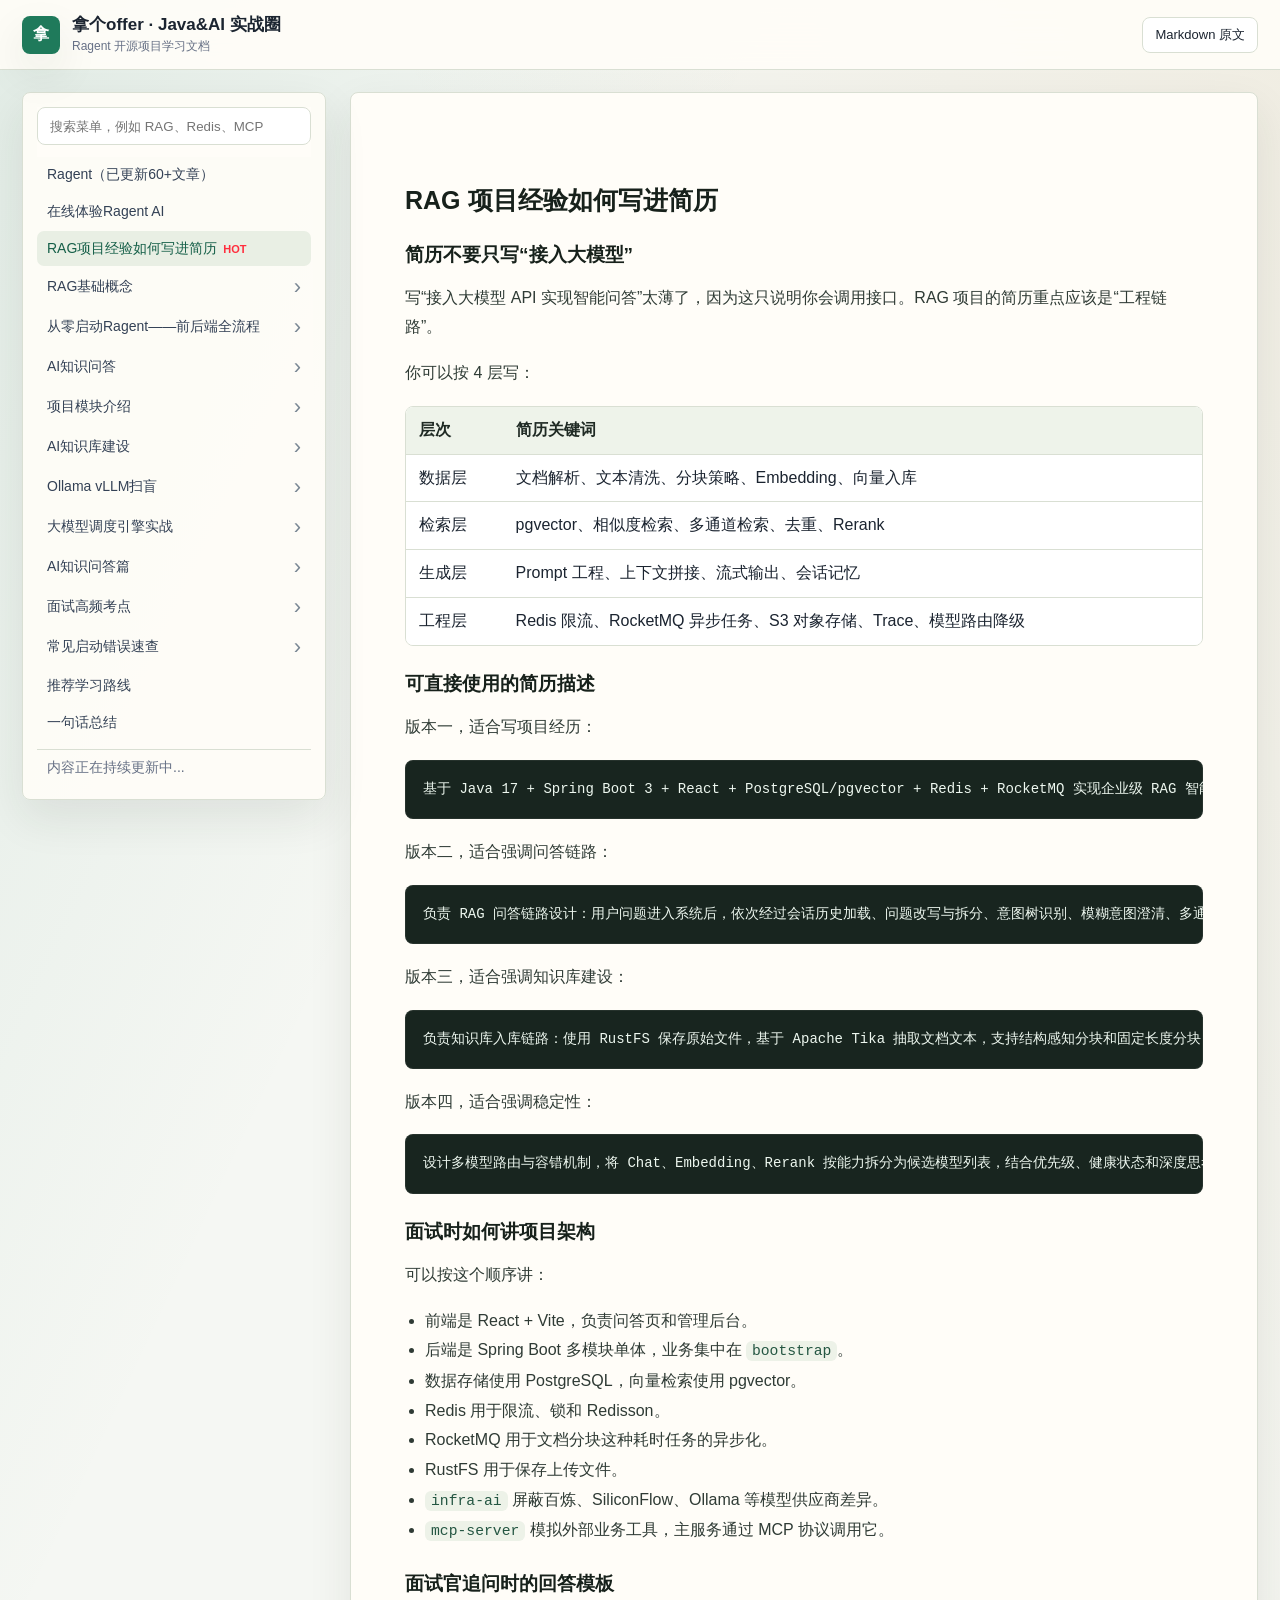
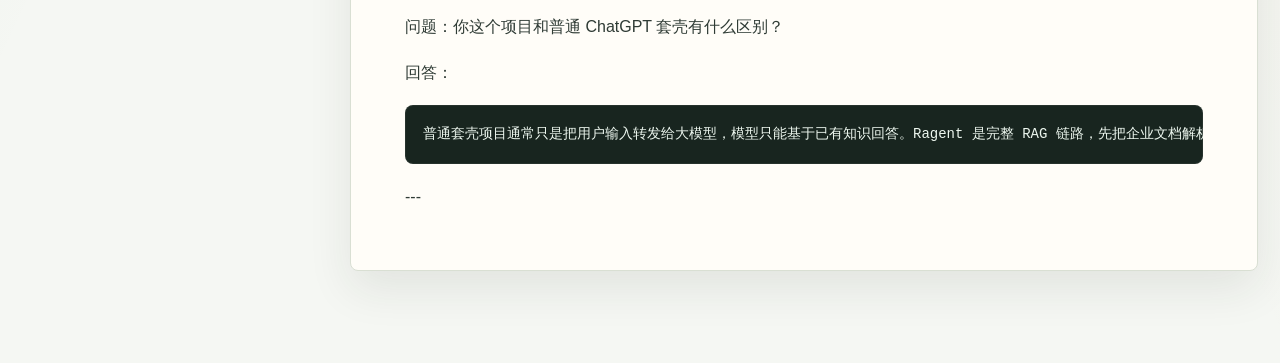
<file: resume.html>
<!doctype html>
<html lang="zh-CN">
<head>
  <meta charset="UTF-8" />
  <meta name="viewport" content="width=device-width, initial-scale=1.0" />
  <title>RAG 项目经验如何写进简历</title>
  <link rel="stylesheet" href="./styles.css" />
</head>
<body data-page="resume">
  <div class="reading-progress" id="readingProgress"></div>
  <header class="topbar">
    <button class="icon-button only-mobile" id="menuToggle" aria-label="打开目录">☰</button>
    <div class="brand">
      <span class="brand-mark">拿</span>
      <div>
        <div class="brand-title">拿个offer · Java&AI 实战圈</div>
        <div class="brand-subtitle">Ragent 开源项目学习文档</div>
      </div>
    </div>
    <a class="source-link" href="../ragent/docs/ragent-open-study-guide.md">Markdown 原文</a>
  </header>
  <div class="layout">
    <aside class="sidebar" id="sidebar">
      <div class="search-box">
        <input id="searchInput" type="search" placeholder="搜索菜单，例如 RAG、Redis、MCP" />
      </div>
      <nav class="nav" id="nav">
        <a href="./index.html#a-ragent" class="menu-link depth-0" data-heading="Ragent（已更新60+文章）">Ragent（已更新60+文章）</a>
<a href="./online-demo.html#b-在线体验-ragent-ai" class="menu-link depth-0" data-heading="在线体验Ragent AI">在线体验Ragent AI</a>
<a href="#c-rag-项目经验如何写进简历" class="menu-link depth-0" data-heading="RAG项目经验如何写进简历">RAG项目经验如何写进简历<span class="menu-badge">HOT</span></a>
<div class="menu-group depth-0">
        <button class="menu-toggle" type="button" data-target="d-rag-基础概念" data-page="rag-basics" data-heading="RAG基础概念">
          <span>RAG基础概念</span>
          <span class="chevron">›</span>
        </button>
        <div class="menu-children">
          <a href="./rag-basics.html#d1-什么是-rag-技术" class="menu-link depth-1" data-heading="什么是RAG技术?">什么是RAG技术?</a>
<div class="menu-group depth-1">
        <button class="menu-toggle" type="button" data-target="e-rag-基础概念---基础篇" data-page="rag-basics" data-heading="基础篇">
          <span>基础篇</span>
          <span class="chevron">›</span>
        </button>
        <div class="menu-children">
          <a href="./rag-basics.html#e1-什么是大模型" class="menu-link depth-2" data-heading="什么是大模型">什么是大模型</a>
<a href="./rag-basics.html#e2-ragent-中大模型承担哪些任务" class="menu-link depth-2" data-heading="如何调用大模型">如何调用大模型</a>
<a href="./rag-basics.html#e3-如何调用大模型" class="menu-link depth-2" data-heading="如何写好Prompt工程">如何写好Prompt工程</a>
        </div>
      </div>
<div class="menu-group depth-1">
        <button class="menu-toggle" type="button" data-target="f-rag-基础概念---数据篇" data-page="rag-basics" data-heading="数据篇">
          <span>数据篇</span>
          <span class="chevron">›</span>
        </button>
        <div class="menu-children">
          <a href="./rag-basics.html#f1-用-apache-tika-解析文档" class="menu-link depth-2" data-heading="为什么需要文档解析">为什么需要文档解析</a>
<a href="./rag-basics.html#f2-为什么需要-tika" class="menu-link depth-2" data-heading="文档解析都有哪些坑">文档解析都有哪些坑</a>
<a href="./rag-basics.html#f3-ragent-文档解析流程" class="menu-link depth-2" data-heading="Ragent中如何解析文档">Ragent中如何解析文档</a>
<a href="./rag-basics.html#f4-数据分块-chunk-策略与实践" class="menu-link depth-2" data-heading="数据分块是什么">数据分块是什么</a>
<a href="./rag-basics.html#85-文档分块" class="menu-link depth-2" data-heading="固定长度分块">固定长度分块</a>
<a href="./rag-basics.html#85-文档分块" class="menu-link depth-2" data-heading="结构感知分块">结构感知分块</a>
        </div>
      </div>
<div class="menu-group depth-1">
        <button class="menu-toggle" type="button" data-target="g-rag-基础概念---向量篇" data-page="rag-basics" data-heading="向量篇">
          <span>向量篇</span>
          <span class="chevron">›</span>
        </button>
        <div class="menu-children">
          <a href="./rag-basics.html#g1-从文本到向量理解-embedding" class="menu-link depth-2" data-heading="什么是Embedding">什么是Embedding</a>
<a href="./rag-basics.html#g2-为什么不用普通-sql-like" class="menu-link depth-2" data-heading="什么是向量数据库">什么是向量数据库</a>
<a href="./rag-basics.html#44-向量篇" class="menu-link depth-2" data-heading="pgvector向量存储">pgvector向量存储</a>
<a href="./rag-basics.html#44-向量篇" class="menu-link depth-2" data-heading="Milvus向量存储">Milvus向量存储</a>
<a href="./rag-basics.html#44-向量篇" class="menu-link depth-2" data-heading="HNSW索引与相似度">HNSW索引与相似度</a>
        </div>
      </div>
<div class="menu-group depth-1">
        <button class="menu-toggle" type="button" data-target="h-rag-基础概念---应用篇" data-page="rag-basics" data-heading="应用篇">
          <span>应用篇</span>
          <span class="chevron">›</span>
        </button>
        <div class="menu-children">
          <a href="./rag-basics.html#81-知识库对象" class="menu-link depth-2" data-heading="知识库管理">知识库管理</a>
<a href="./rag-basics.html#82-文档上传" class="menu-link depth-2" data-heading="文档管理">文档管理</a>
<a href="./rag-basics.html#112-为什么要意图树" class="menu-link depth-2" data-heading="意图树管理">意图树管理</a>
<a href="./rag-basics.html#114-为什么要-trace" class="menu-link depth-2" data-heading="Trace链路追踪">Trace链路追踪</a>
        </div>
      </div>
<div class="menu-group depth-1">
        <button class="menu-toggle" type="button" data-target="i-rag-基础概念---mcp-篇" data-page="rag-basics" data-heading="MCP篇">
          <span>MCP篇</span>
          <span class="chevron">›</span>
        </button>
        <div class="menu-children">
          <a href="./rag-basics.html#46-mcp-篇" class="menu-link depth-2" data-heading="MCP是什么">MCP是什么</a>
<a href="./rag-basics.html#o4-mcp-server" class="menu-link depth-2" data-heading="MCP Server">MCP Server</a>
<a href="./rag-basics.html#46-mcp-篇" class="menu-link depth-2" data-heading="tools/list与tools/call">tools/list与tools/call</a>
<a href="./rag-basics.html#46-mcp-篇" class="menu-link depth-2" data-heading="Ragent如何调用MCP">Ragent如何调用MCP</a>
        </div>
      </div>
<div class="menu-group depth-1">
        <button class="menu-toggle" type="button" data-target="j-rag-基础概念---对话增强篇" data-page="rag-basics" data-heading="对话增强篇">
          <span>对话增强篇</span>
          <span class="chevron">›</span>
        </button>
        <div class="menu-children">
          <a href="./rag-basics.html#61-会话记忆" class="menu-link depth-2" data-heading="会话记忆">会话记忆</a>
<a href="./rag-basics.html#62-问题改写" class="menu-link depth-2" data-heading="问题改写">问题改写</a>
<a href="./rag-basics.html#47-对话增强篇" class="menu-link depth-2" data-heading="多问题拆分">多问题拆分</a>
<a href="./rag-basics.html#47-对话增强篇" class="menu-link depth-2" data-heading="意图澄清">意图澄清</a>
        </div>
      </div>
<div class="menu-group depth-1">
        <button class="menu-toggle" type="button" data-target="48-数据传输协议" data-page="rag-basics" data-heading="数据传输协议">
          <span>数据传输协议</span>
          <span class="chevron">›</span>
        </button>
        <div class="menu-children">
          <a href="./rag-basics.html#48-数据传输协议" class="menu-link depth-2" data-heading="SSE协议与流式响应">SSE协议与流式响应</a>
<a href="./rag-basics.html#48-数据传输协议" class="menu-link depth-2" data-heading="SpringBoot SSE服务端实战">SpringBoot SSE服务端实战</a>
        </div>
      </div>
<div class="menu-group depth-1">
        <button class="menu-toggle" type="button" data-target="ragent-开源项目平替学习文档" data-page="rag-basics" data-heading="模型检索生成评估与优化">
          <span>模型检索生成评估与优化</span>
          <span class="chevron">›</span>
        </button>
        <div class="menu-children">
          <a href="./rag-basics.html#ragent-开源项目平替学习文档" class="menu-link depth-2" data-heading="检索效果怎么判断">检索效果怎么判断</a>
<a href="./rag-basics.html#ragent-开源项目平替学习文档" class="menu-link depth-2" data-heading="召回率与准确率">召回率与准确率</a>
<a href="./rag-basics.html#123-为什么要-rerank" class="menu-link depth-2" data-heading="Rerank优化">Rerank优化</a>
<a href="./rag-basics.html#114-为什么要-trace" class="menu-link depth-2" data-heading="Trace辅助调优">Trace辅助调优</a>
        </div>
      </div>
        </div>
      </div>
<div class="menu-group depth-0">
        <button class="menu-toggle" type="button" data-target="m-从零启动-ragent-前后端全流程" data-page="getting-started" data-heading="从零启动Ragent——前后端全流程">
          <span>从零启动Ragent——前后端全流程</span>
          <span class="chevron">›</span>
        </button>
        <div class="menu-children">
          <div class="menu-group depth-1">
        <button class="menu-toggle" type="button" data-target="m1-中间件初始化" data-page="getting-started" data-heading="中间件初始化">
          <span>中间件初始化</span>
          <span class="chevron">›</span>
        </button>
        <div class="menu-children">
          <a href="./getting-started.html#m2-本地开发环境搭建" class="menu-link depth-2" data-heading="本地开发环境搭建">本地开发环境搭建</a>
<a href="./getting-started.html#m3-docker-中间件部署" class="menu-link depth-2" data-heading="Docker中间件部署">Docker中间件部署</a>
<a href="./getting-started.html#m4-postgresql-数据库初始化" class="menu-link depth-2" data-heading="PostgreSQL数据库初始化">PostgreSQL数据库初始化</a>
        </div>
      </div>
        </div>
      </div>
<div class="menu-group depth-0">
        <button class="menu-toggle" type="button" data-target="n-ai-知识问答" data-page="ai-qa" data-heading="AI知识问答">
          <span>AI知识问答</span>
          <span class="chevron">›</span>
        </button>
        <div class="menu-children">
          <a href="./ai-qa.html#n1-用户提问后发生了什么" class="menu-link depth-1" data-heading="会话记忆">会话记忆</a>
<a href="./ai-qa.html#n2-streamchatpipeline-逐行理解" class="menu-link depth-1" data-heading="问题改写">问题改写</a>
<a href="./ai-qa.html#n3-问答链路中的关键设计" class="menu-link depth-1" data-heading="意图识别">意图识别</a>
<a href="./ai-qa.html#64-多通道检索" class="menu-link depth-1" data-heading="多通道检索">多通道检索</a>
<a href="./ai-qa.html#65-prompt-构建" class="menu-link depth-1" data-heading="Prompt构建">Prompt构建</a>
<a href="./ai-qa.html#66-流式输出" class="menu-link depth-1" data-heading="流式输出">流式输出</a>
        </div>
      </div>
<div class="menu-group depth-0">
        <button class="menu-toggle" type="button" data-target="o-项目模块介绍" data-page="modules" data-heading="项目模块介绍">
          <span>项目模块介绍</span>
          <span class="chevron">›</span>
        </button>
        <div class="menu-children">
          <a href="./modules.html#71-bootstrap" class="menu-link depth-1" data-heading="bootstrap业务入口">bootstrap业务入口</a>
<a href="./modules.html#72-framework" class="menu-link depth-1" data-heading="framework通用能力">framework通用能力</a>
<a href="./modules.html#73-infra-ai" class="menu-link depth-1" data-heading="infra-ai模型基础设施">infra-ai模型基础设施</a>
<a href="./modules.html#74-mcp-server" class="menu-link depth-1" data-heading="mcp-server工具服务">mcp-server工具服务</a>
<a href="./modules.html#75-frontend" class="menu-link depth-1" data-heading="frontend前端模块">frontend前端模块</a>
        </div>
      </div>
<div class="menu-group depth-0">
        <button class="menu-toggle" type="button" data-target="p-ai-知识库建设" data-page="knowledge-base" data-heading="AI知识库建设">
          <span>AI知识库建设</span>
          <span class="chevron">›</span>
        </button>
        <div class="menu-children">
          <a href="./knowledge-base.html#p1-知识库建设主流程" class="menu-link depth-1" data-heading="知识库对象">知识库对象</a>
<a href="./knowledge-base.html#p2-关键接口" class="menu-link depth-1" data-heading="文档上传">文档上传</a>
<a href="./knowledge-base.html#p3-普通分块模式" class="menu-link depth-1" data-heading="文件存储">文件存储</a>
<a href="./knowledge-base.html#p4-pipeline-模式" class="menu-link depth-1" data-heading="文档解析">文档解析</a>
<a href="./knowledge-base.html#85-文档分块" class="menu-link depth-1" data-heading="文档分块">文档分块</a>
<a href="./knowledge-base.html#86-向量化" class="menu-link depth-1" data-heading="向量化">向量化</a>
<a href="./knowledge-base.html#87-异步入库" class="menu-link depth-1" data-heading="异步入库">异步入库</a>
<a href="./knowledge-base.html#88-pipeline-入库" class="menu-link depth-1" data-heading="Pipeline入库">Pipeline入库</a>
        </div>
      </div>
<div class="menu-group depth-0">
        <button class="menu-toggle" type="button" data-target="q-ollama-vllm-扫盲" data-page="ollama-vllm" data-heading="Ollama vLLM扫盲">
          <span>Ollama vLLM扫盲</span>
          <span class="chevron">›</span>
        </button>
        <div class="menu-children">
          <a href="./ollama-vllm.html#q1-ollama" class="menu-link depth-1" data-heading="Ollama是什么">Ollama是什么</a>
<a href="./ollama-vllm.html#q2-vllm" class="menu-link depth-1" data-heading="vLLM是什么">vLLM是什么</a>
        </div>
      </div>
<div class="menu-group depth-0">
        <button class="menu-toggle" type="button" data-target="r-大模型调度引擎实战" data-page="model-scheduler" data-heading="大模型调度引擎实战">
          <span>大模型调度引擎实战</span>
          <span class="chevron">›</span>
        </button>
        <div class="menu-children">
          <a href="./model-scheduler.html#r1-为什么要模型调度" class="menu-link depth-1" data-heading="AI基础设施层宏观设计">AI基础设施层宏观设计</a>
<a href="./model-scheduler.html#r2-ragent-的模型调度类" class="menu-link depth-1" data-heading="多模型路由与智能选择">多模型路由与智能选择</a>
<a href="./model-scheduler.html#r3-执行逻辑" class="menu-link depth-1" data-heading="三态熔断器与故障转移">三态熔断器与故障转移</a>
<a href="./model-scheduler.html#r4-面试怎么讲" class="menu-link depth-1" data-heading="Chat同步调用与模板方法">Chat同步调用与模板方法</a>
<a href="./model-scheduler.html#ragent-开源项目平替学习文档" class="menu-link depth-1" data-heading="SSE流式解析与异步执行">SSE流式解析与异步执行</a>
<a href="./model-scheduler.html#ragent-开源项目平替学习文档" class="menu-link depth-1" data-heading="流式路由的首包探测机制">流式路由的首包探测机制</a>
<a href="./model-scheduler.html#ragent-开源项目平替学习文档" class="menu-link depth-1" data-heading="Embedding向量化客户端">Embedding向量化客户端</a>
<a href="./model-scheduler.html#ragent-开源项目平替学习文档" class="menu-link depth-1" data-heading="Rerank重排序与辅助工具">Rerank重排序与辅助工具</a>
        </div>
      </div>
<div class="menu-group depth-0">
        <button class="menu-toggle" type="button" data-target="s-ai-知识问答篇" data-page="ai-qa-advanced" data-heading="AI知识问答篇">
          <span>AI知识问答篇</span>
          <span class="chevron">›</span>
        </button>
        <div class="menu-children">
          <a href="./ai-qa-advanced.html#s1-多通道检索" class="menu-link depth-1" data-heading="一次问答从前端到后端">一次问答从前端到后端</a>
<a href="./ai-qa-advanced.html#s2-为什么要意图定向检索" class="menu-link depth-1" data-heading="为什么要意图树">为什么要意图树</a>
<a href="./ai-qa-advanced.html#s3-空检索怎么处理" class="menu-link depth-1" data-heading="为什么要查询词映射">为什么要查询词映射</a>
<a href="./ai-qa-advanced.html#114-为什么要-trace" class="menu-link depth-1" data-heading="为什么要Trace">为什么要Trace</a>
        </div>
      </div>
<div class="menu-group depth-0">
        <button class="menu-toggle" type="button" data-target="t-面试高频考点" data-page="interview" data-heading="面试高频考点">
          <span>面试高频考点</span>
          <span class="chevron">›</span>
        </button>
        <div class="menu-children">
          <a href="./interview.html#t1-rag-和微调区别" class="menu-link depth-1" data-heading="RAG和微调有什么区别">RAG和微调有什么区别</a>
<a href="./interview.html#t2-为什么要分块" class="menu-link depth-1" data-heading="为什么文档要分块">为什么文档要分块</a>
<a href="./interview.html#t3-为什么要-rerank" class="menu-link depth-1" data-heading="为什么要Rerank">为什么要Rerank</a>
<a href="./interview.html#t4-为什么要-rocketmq" class="menu-link depth-1" data-heading="为什么要多通道检索">为什么要多通道检索</a>
<a href="./interview.html#t5-为什么要-redis" class="menu-link depth-1" data-heading="为什么要MCP">为什么要MCP</a>
<a href="./interview.html#t6-为什么要-mcp" class="menu-link depth-1" data-heading="为什么要异步文档入库">为什么要异步文档入库</a>
<a href="./interview.html#t7-为什么要-trace" class="menu-link depth-1" data-heading="为什么要模型路由">为什么要模型路由</a>
<a href="./interview.html#t8-这个项目最值得讲的亮点" class="menu-link depth-1" data-heading="项目亮点怎么讲">项目亮点怎么讲</a>
        </div>
      </div>
<div class="menu-group depth-0">
        <button class="menu-toggle" type="button" data-target="13-常见启动错误速查" data-page="faq" data-heading="常见启动错误速查">
          <span>常见启动错误速查</span>
          <span class="chevron">›</span>
        </button>
        <div class="menu-children">
          <a href="./faq.html#131-docker-api-连接失败" class="menu-link depth-1" data-heading="Docker API 连接失败">Docker API 连接失败</a>
<a href="./faq.html#132-后端连不上-redis" class="menu-link depth-1" data-heading="后端连不上 Redis">后端连不上 Redis</a>
<a href="./faq.html#133-后端数据库密码错误" class="menu-link depth-1" data-heading="后端数据库密码错误">后端数据库密码错误</a>
<a href="./faq.html#134-rocketmq-dashboard-打不开" class="menu-link depth-1" data-heading="RocketMQ Dashboard 打不开">RocketMQ Dashboard 打不开</a>
<a href="./faq.html#135-前端-5173-端口冲突" class="menu-link depth-1" data-heading="前端 5173 端口冲突">前端 5173 端口冲突</a>
        </div>
      </div>
<a href="./study-path.html#14-推荐学习路线" class="menu-link depth-0" data-heading="推荐学习路线">推荐学习路线</a>
<a href="./summary.html#15-一句话总结" class="menu-link depth-0" data-heading="一句话总结">一句话总结</a>
<div class="menu-muted depth-0">内容正在持续更新中...</div>
      </nav>
    </aside>
    <main class="content">
      <article class="doc" id="doc">
        <h2 id="c-rag-项目经验如何写进简历">RAG 项目经验如何写进简历<a class="heading-anchor" href="#c-rag-项目经验如何写进简历" aria-label="Link to RAG 项目经验如何写进简历">#</a></h2>

<h3 id="c1-简历不要只写接入大模型">简历不要只写“接入大模型”<a class="heading-anchor" href="#c1-简历不要只写接入大模型" aria-label="Link to 简历不要只写“接入大模型”">#</a></h3>
<p>写“接入大模型 API 实现智能问答”太薄了，因为这只说明你会调用接口。RAG 项目的简历重点应该是“工程链路”。</p>
<p>你可以按 4 层写：</p>
<div class="table-wrap"><table>
<thead><tr>
<th>层次</th>
<th>简历关键词</th>
</tr></thead>
<tbody>
<tr>
<td>数据层</td>
<td>文档解析、文本清洗、分块策略、Embedding、向量入库</td>
</tr>
<tr>
<td>检索层</td>
<td>pgvector、相似度检索、多通道检索、去重、Rerank</td>
</tr>
<tr>
<td>生成层</td>
<td>Prompt 工程、上下文拼接、流式输出、会话记忆</td>
</tr>
<tr>
<td>工程层</td>
<td>Redis 限流、RocketMQ 异步任务、S3 对象存储、Trace、模型路由降级</td>
</tr>
</tbody>
</table></div>

<h3 id="c2-可直接使用的简历描述">可直接使用的简历描述<a class="heading-anchor" href="#c2-可直接使用的简历描述" aria-label="Link to 可直接使用的简历描述">#</a></h3>
<p>版本一，适合写项目经历：</p>
<pre><code class="language-text">基于 Java 17 + Spring Boot 3 + React + PostgreSQL/pgvector + Redis + RocketMQ 实现企业级 RAG 智能问答系统，支持知识库管理、文档解析分块、Embedding 向量化、多通道检索、MCP 工具调用、会话记忆、模型路由降级和全链路 Trace。</code></pre>
<p>版本二，适合强调问答链路：</p>
<pre><code class="language-text">负责 RAG 问答链路设计：用户问题进入系统后，依次经过会话历史加载、问题改写与拆分、意图树识别、模糊意图澄清、多通道并行检索、结果去重与重排、Prompt 组装、模型流式输出，并通过 Trace 记录每个节点耗时和中间结果。</code></pre>
<p>版本三，适合强调知识库建设：</p>
<pre><code class="language-text">负责知识库入库链路：使用 RustFS 保存原始文件，基于 Apache Tika 抽取文档文本，支持结构感知分块和固定长度分块，调用 Embedding 模型生成向量，写入 PostgreSQL pgvector，并通过 RocketMQ 异步执行入库任务。</code></pre>
<p>版本四，适合强调稳定性：</p>
<pre><code class="language-text">设计多模型路由与容错机制，将 Chat、Embedding、Rerank 按能力拆分为候选模型列表，结合优先级、健康状态和深度思考能力选择模型，调用失败后自动切换候选模型，提高模型服务可用性。</code></pre>

<h3 id="c3-面试时如何讲项目架构">面试时如何讲项目架构<a class="heading-anchor" href="#c3-面试时如何讲项目架构" aria-label="Link to 面试时如何讲项目架构">#</a></h3>
<p>可以按这个顺序讲：</p>
<ul>
<li>前端是 React + Vite，负责问答页和管理后台。</li>
<li>后端是 Spring Boot 多模块单体，业务集中在 <code>bootstrap</code>。</li>
<li>数据存储使用 PostgreSQL，向量检索使用 pgvector。</li>
<li>Redis 用于限流、锁和 Redisson。</li>
<li>RocketMQ 用于文档分块这种耗时任务的异步化。</li>
<li>RustFS 用于保存上传文件。</li>
<li><code>infra-ai</code> 屏蔽百炼、SiliconFlow、Ollama 等模型供应商差异。</li>
<li><code>mcp-server</code> 模拟外部业务工具，主服务通过 MCP 协议调用它。</li>
</ul>

<h3 id="c4-面试官追问时的回答模板">面试官追问时的回答模板<a class="heading-anchor" href="#c4-面试官追问时的回答模板" aria-label="Link to 面试官追问时的回答模板">#</a></h3>
<p>问题：你这个项目和普通 ChatGPT 套壳有什么区别？</p>
<p>回答：</p>
<pre><code class="language-text">普通套壳项目通常只是把用户输入转发给大模型，模型只能基于已有知识回答。Ragent 是完整 RAG 链路，先把企业文档解析、分块、向量化并写入知识库；用户提问时会做会话记忆、问题改写、意图识别和多通道检索，再把检索内容组装进 Prompt 给模型。它还包含 MCP 工具调用、模型路由降级和 Trace 排障，更接近企业应用。</code></pre>
<p>---</p>

      </article>
    </main>
  </div>
  <button class="back-top" id="backTop" aria-label="回到顶部">↑</button>
  <script src="./site.js"></script>
</body>
</html>
</file>
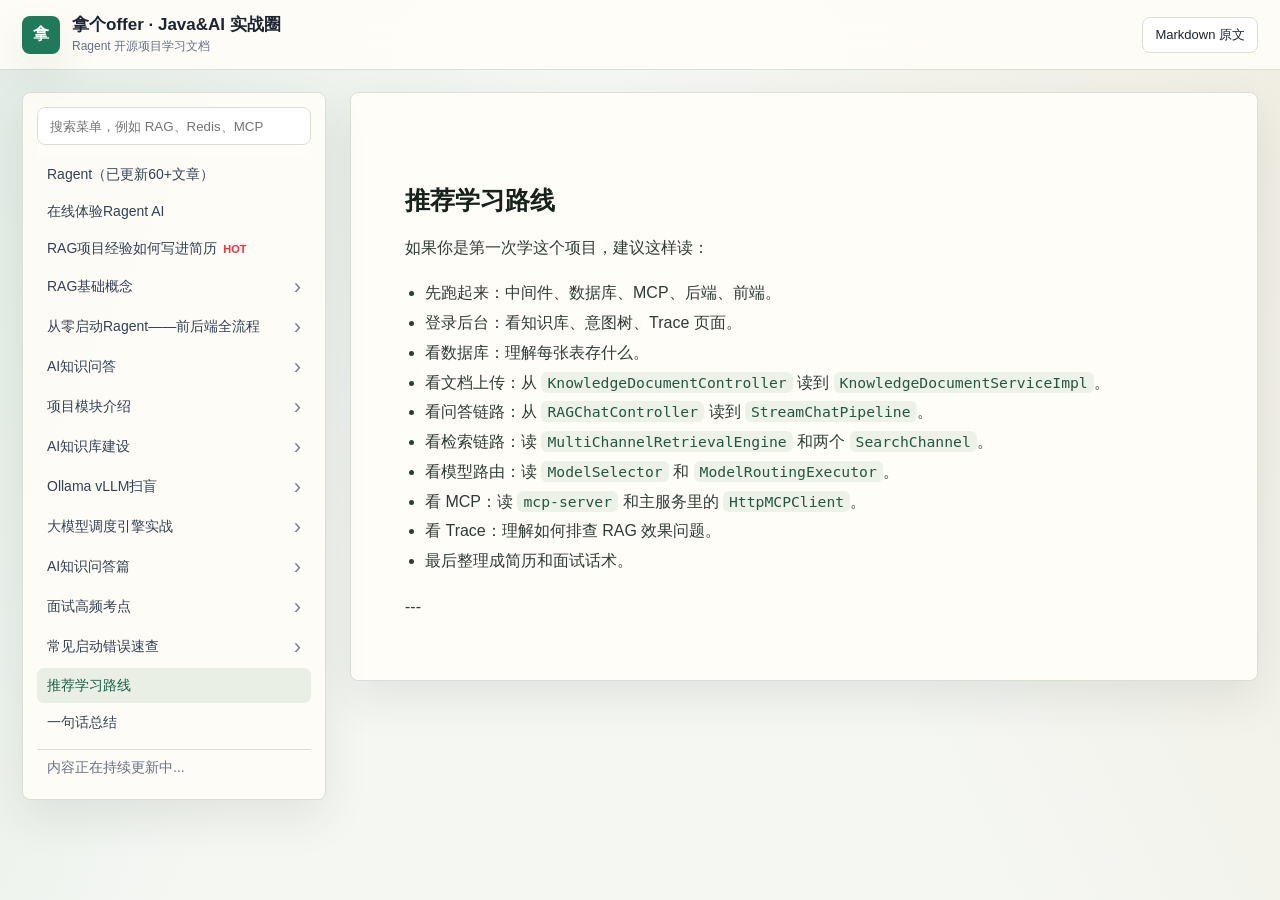
<file: study-path.html>
<!doctype html>
<html lang="zh-CN">
<head>
  <meta charset="UTF-8" />
  <meta name="viewport" content="width=device-width, initial-scale=1.0" />
  <title>推荐学习路线</title>
  <link rel="stylesheet" href="./styles.css" />
</head>
<body data-page="study-path">
  <div class="reading-progress" id="readingProgress"></div>
  <header class="topbar">
    <button class="icon-button only-mobile" id="menuToggle" aria-label="打开目录">☰</button>
    <div class="brand">
      <span class="brand-mark">拿</span>
      <div>
        <div class="brand-title">拿个offer · Java&AI 实战圈</div>
        <div class="brand-subtitle">Ragent 开源项目学习文档</div>
      </div>
    </div>
    <a class="source-link" href="../ragent/docs/ragent-open-study-guide.md">Markdown 原文</a>
  </header>
  <div class="layout">
    <aside class="sidebar" id="sidebar">
      <div class="search-box">
        <input id="searchInput" type="search" placeholder="搜索菜单，例如 RAG、Redis、MCP" />
      </div>
      <nav class="nav" id="nav">
        <a href="./index.html#a-ragent" class="menu-link depth-0" data-heading="Ragent（已更新60+文章）">Ragent（已更新60+文章）</a>
<a href="./online-demo.html#b-在线体验-ragent-ai" class="menu-link depth-0" data-heading="在线体验Ragent AI">在线体验Ragent AI</a>
<a href="./resume.html#c-rag-项目经验如何写进简历" class="menu-link depth-0" data-heading="RAG项目经验如何写进简历">RAG项目经验如何写进简历<span class="menu-badge">HOT</span></a>
<div class="menu-group depth-0">
        <button class="menu-toggle" type="button" data-target="d-rag-基础概念" data-page="rag-basics" data-heading="RAG基础概念">
          <span>RAG基础概念</span>
          <span class="chevron">›</span>
        </button>
        <div class="menu-children">
          <a href="./rag-basics.html#d1-什么是-rag-技术" class="menu-link depth-1" data-heading="什么是RAG技术?">什么是RAG技术?</a>
<div class="menu-group depth-1">
        <button class="menu-toggle" type="button" data-target="e-rag-基础概念---基础篇" data-page="rag-basics" data-heading="基础篇">
          <span>基础篇</span>
          <span class="chevron">›</span>
        </button>
        <div class="menu-children">
          <a href="./rag-basics.html#e1-什么是大模型" class="menu-link depth-2" data-heading="什么是大模型">什么是大模型</a>
<a href="./rag-basics.html#e2-ragent-中大模型承担哪些任务" class="menu-link depth-2" data-heading="如何调用大模型">如何调用大模型</a>
<a href="./rag-basics.html#e3-如何调用大模型" class="menu-link depth-2" data-heading="如何写好Prompt工程">如何写好Prompt工程</a>
        </div>
      </div>
<div class="menu-group depth-1">
        <button class="menu-toggle" type="button" data-target="f-rag-基础概念---数据篇" data-page="rag-basics" data-heading="数据篇">
          <span>数据篇</span>
          <span class="chevron">›</span>
        </button>
        <div class="menu-children">
          <a href="./rag-basics.html#f1-用-apache-tika-解析文档" class="menu-link depth-2" data-heading="为什么需要文档解析">为什么需要文档解析</a>
<a href="./rag-basics.html#f2-为什么需要-tika" class="menu-link depth-2" data-heading="文档解析都有哪些坑">文档解析都有哪些坑</a>
<a href="./rag-basics.html#f3-ragent-文档解析流程" class="menu-link depth-2" data-heading="Ragent中如何解析文档">Ragent中如何解析文档</a>
<a href="./rag-basics.html#f4-数据分块-chunk-策略与实践" class="menu-link depth-2" data-heading="数据分块是什么">数据分块是什么</a>
<a href="./rag-basics.html#85-文档分块" class="menu-link depth-2" data-heading="固定长度分块">固定长度分块</a>
<a href="./rag-basics.html#85-文档分块" class="menu-link depth-2" data-heading="结构感知分块">结构感知分块</a>
        </div>
      </div>
<div class="menu-group depth-1">
        <button class="menu-toggle" type="button" data-target="g-rag-基础概念---向量篇" data-page="rag-basics" data-heading="向量篇">
          <span>向量篇</span>
          <span class="chevron">›</span>
        </button>
        <div class="menu-children">
          <a href="./rag-basics.html#g1-从文本到向量理解-embedding" class="menu-link depth-2" data-heading="什么是Embedding">什么是Embedding</a>
<a href="./rag-basics.html#g2-为什么不用普通-sql-like" class="menu-link depth-2" data-heading="什么是向量数据库">什么是向量数据库</a>
<a href="./rag-basics.html#44-向量篇" class="menu-link depth-2" data-heading="pgvector向量存储">pgvector向量存储</a>
<a href="./rag-basics.html#44-向量篇" class="menu-link depth-2" data-heading="Milvus向量存储">Milvus向量存储</a>
<a href="./rag-basics.html#44-向量篇" class="menu-link depth-2" data-heading="HNSW索引与相似度">HNSW索引与相似度</a>
        </div>
      </div>
<div class="menu-group depth-1">
        <button class="menu-toggle" type="button" data-target="h-rag-基础概念---应用篇" data-page="rag-basics" data-heading="应用篇">
          <span>应用篇</span>
          <span class="chevron">›</span>
        </button>
        <div class="menu-children">
          <a href="./rag-basics.html#81-知识库对象" class="menu-link depth-2" data-heading="知识库管理">知识库管理</a>
<a href="./rag-basics.html#82-文档上传" class="menu-link depth-2" data-heading="文档管理">文档管理</a>
<a href="./rag-basics.html#112-为什么要意图树" class="menu-link depth-2" data-heading="意图树管理">意图树管理</a>
<a href="./rag-basics.html#114-为什么要-trace" class="menu-link depth-2" data-heading="Trace链路追踪">Trace链路追踪</a>
        </div>
      </div>
<div class="menu-group depth-1">
        <button class="menu-toggle" type="button" data-target="i-rag-基础概念---mcp-篇" data-page="rag-basics" data-heading="MCP篇">
          <span>MCP篇</span>
          <span class="chevron">›</span>
        </button>
        <div class="menu-children">
          <a href="./rag-basics.html#46-mcp-篇" class="menu-link depth-2" data-heading="MCP是什么">MCP是什么</a>
<a href="./rag-basics.html#o4-mcp-server" class="menu-link depth-2" data-heading="MCP Server">MCP Server</a>
<a href="./rag-basics.html#46-mcp-篇" class="menu-link depth-2" data-heading="tools/list与tools/call">tools/list与tools/call</a>
<a href="./rag-basics.html#46-mcp-篇" class="menu-link depth-2" data-heading="Ragent如何调用MCP">Ragent如何调用MCP</a>
        </div>
      </div>
<div class="menu-group depth-1">
        <button class="menu-toggle" type="button" data-target="j-rag-基础概念---对话增强篇" data-page="rag-basics" data-heading="对话增强篇">
          <span>对话增强篇</span>
          <span class="chevron">›</span>
        </button>
        <div class="menu-children">
          <a href="./rag-basics.html#61-会话记忆" class="menu-link depth-2" data-heading="会话记忆">会话记忆</a>
<a href="./rag-basics.html#62-问题改写" class="menu-link depth-2" data-heading="问题改写">问题改写</a>
<a href="./rag-basics.html#47-对话增强篇" class="menu-link depth-2" data-heading="多问题拆分">多问题拆分</a>
<a href="./rag-basics.html#47-对话增强篇" class="menu-link depth-2" data-heading="意图澄清">意图澄清</a>
        </div>
      </div>
<div class="menu-group depth-1">
        <button class="menu-toggle" type="button" data-target="48-数据传输协议" data-page="rag-basics" data-heading="数据传输协议">
          <span>数据传输协议</span>
          <span class="chevron">›</span>
        </button>
        <div class="menu-children">
          <a href="./rag-basics.html#48-数据传输协议" class="menu-link depth-2" data-heading="SSE协议与流式响应">SSE协议与流式响应</a>
<a href="./rag-basics.html#48-数据传输协议" class="menu-link depth-2" data-heading="SpringBoot SSE服务端实战">SpringBoot SSE服务端实战</a>
        </div>
      </div>
<div class="menu-group depth-1">
        <button class="menu-toggle" type="button" data-target="ragent-开源项目平替学习文档" data-page="rag-basics" data-heading="模型检索生成评估与优化">
          <span>模型检索生成评估与优化</span>
          <span class="chevron">›</span>
        </button>
        <div class="menu-children">
          <a href="./rag-basics.html#ragent-开源项目平替学习文档" class="menu-link depth-2" data-heading="检索效果怎么判断">检索效果怎么判断</a>
<a href="./rag-basics.html#ragent-开源项目平替学习文档" class="menu-link depth-2" data-heading="召回率与准确率">召回率与准确率</a>
<a href="./rag-basics.html#123-为什么要-rerank" class="menu-link depth-2" data-heading="Rerank优化">Rerank优化</a>
<a href="./rag-basics.html#114-为什么要-trace" class="menu-link depth-2" data-heading="Trace辅助调优">Trace辅助调优</a>
        </div>
      </div>
        </div>
      </div>
<div class="menu-group depth-0">
        <button class="menu-toggle" type="button" data-target="m-从零启动-ragent-前后端全流程" data-page="getting-started" data-heading="从零启动Ragent——前后端全流程">
          <span>从零启动Ragent——前后端全流程</span>
          <span class="chevron">›</span>
        </button>
        <div class="menu-children">
          <div class="menu-group depth-1">
        <button class="menu-toggle" type="button" data-target="m1-中间件初始化" data-page="getting-started" data-heading="中间件初始化">
          <span>中间件初始化</span>
          <span class="chevron">›</span>
        </button>
        <div class="menu-children">
          <a href="./getting-started.html#m2-本地开发环境搭建" class="menu-link depth-2" data-heading="本地开发环境搭建">本地开发环境搭建</a>
<a href="./getting-started.html#m3-docker-中间件部署" class="menu-link depth-2" data-heading="Docker中间件部署">Docker中间件部署</a>
<a href="./getting-started.html#m4-postgresql-数据库初始化" class="menu-link depth-2" data-heading="PostgreSQL数据库初始化">PostgreSQL数据库初始化</a>
        </div>
      </div>
        </div>
      </div>
<div class="menu-group depth-0">
        <button class="menu-toggle" type="button" data-target="n-ai-知识问答" data-page="ai-qa" data-heading="AI知识问答">
          <span>AI知识问答</span>
          <span class="chevron">›</span>
        </button>
        <div class="menu-children">
          <a href="./ai-qa.html#n1-用户提问后发生了什么" class="menu-link depth-1" data-heading="会话记忆">会话记忆</a>
<a href="./ai-qa.html#n2-streamchatpipeline-逐行理解" class="menu-link depth-1" data-heading="问题改写">问题改写</a>
<a href="./ai-qa.html#n3-问答链路中的关键设计" class="menu-link depth-1" data-heading="意图识别">意图识别</a>
<a href="./ai-qa.html#64-多通道检索" class="menu-link depth-1" data-heading="多通道检索">多通道检索</a>
<a href="./ai-qa.html#65-prompt-构建" class="menu-link depth-1" data-heading="Prompt构建">Prompt构建</a>
<a href="./ai-qa.html#66-流式输出" class="menu-link depth-1" data-heading="流式输出">流式输出</a>
        </div>
      </div>
<div class="menu-group depth-0">
        <button class="menu-toggle" type="button" data-target="o-项目模块介绍" data-page="modules" data-heading="项目模块介绍">
          <span>项目模块介绍</span>
          <span class="chevron">›</span>
        </button>
        <div class="menu-children">
          <a href="./modules.html#71-bootstrap" class="menu-link depth-1" data-heading="bootstrap业务入口">bootstrap业务入口</a>
<a href="./modules.html#72-framework" class="menu-link depth-1" data-heading="framework通用能力">framework通用能力</a>
<a href="./modules.html#73-infra-ai" class="menu-link depth-1" data-heading="infra-ai模型基础设施">infra-ai模型基础设施</a>
<a href="./modules.html#74-mcp-server" class="menu-link depth-1" data-heading="mcp-server工具服务">mcp-server工具服务</a>
<a href="./modules.html#75-frontend" class="menu-link depth-1" data-heading="frontend前端模块">frontend前端模块</a>
        </div>
      </div>
<div class="menu-group depth-0">
        <button class="menu-toggle" type="button" data-target="p-ai-知识库建设" data-page="knowledge-base" data-heading="AI知识库建设">
          <span>AI知识库建设</span>
          <span class="chevron">›</span>
        </button>
        <div class="menu-children">
          <a href="./knowledge-base.html#p1-知识库建设主流程" class="menu-link depth-1" data-heading="知识库对象">知识库对象</a>
<a href="./knowledge-base.html#p2-关键接口" class="menu-link depth-1" data-heading="文档上传">文档上传</a>
<a href="./knowledge-base.html#p3-普通分块模式" class="menu-link depth-1" data-heading="文件存储">文件存储</a>
<a href="./knowledge-base.html#p4-pipeline-模式" class="menu-link depth-1" data-heading="文档解析">文档解析</a>
<a href="./knowledge-base.html#85-文档分块" class="menu-link depth-1" data-heading="文档分块">文档分块</a>
<a href="./knowledge-base.html#86-向量化" class="menu-link depth-1" data-heading="向量化">向量化</a>
<a href="./knowledge-base.html#87-异步入库" class="menu-link depth-1" data-heading="异步入库">异步入库</a>
<a href="./knowledge-base.html#88-pipeline-入库" class="menu-link depth-1" data-heading="Pipeline入库">Pipeline入库</a>
        </div>
      </div>
<div class="menu-group depth-0">
        <button class="menu-toggle" type="button" data-target="q-ollama-vllm-扫盲" data-page="ollama-vllm" data-heading="Ollama vLLM扫盲">
          <span>Ollama vLLM扫盲</span>
          <span class="chevron">›</span>
        </button>
        <div class="menu-children">
          <a href="./ollama-vllm.html#q1-ollama" class="menu-link depth-1" data-heading="Ollama是什么">Ollama是什么</a>
<a href="./ollama-vllm.html#q2-vllm" class="menu-link depth-1" data-heading="vLLM是什么">vLLM是什么</a>
        </div>
      </div>
<div class="menu-group depth-0">
        <button class="menu-toggle" type="button" data-target="r-大模型调度引擎实战" data-page="model-scheduler" data-heading="大模型调度引擎实战">
          <span>大模型调度引擎实战</span>
          <span class="chevron">›</span>
        </button>
        <div class="menu-children">
          <a href="./model-scheduler.html#r1-为什么要模型调度" class="menu-link depth-1" data-heading="AI基础设施层宏观设计">AI基础设施层宏观设计</a>
<a href="./model-scheduler.html#r2-ragent-的模型调度类" class="menu-link depth-1" data-heading="多模型路由与智能选择">多模型路由与智能选择</a>
<a href="./model-scheduler.html#r3-执行逻辑" class="menu-link depth-1" data-heading="三态熔断器与故障转移">三态熔断器与故障转移</a>
<a href="./model-scheduler.html#r4-面试怎么讲" class="menu-link depth-1" data-heading="Chat同步调用与模板方法">Chat同步调用与模板方法</a>
<a href="./model-scheduler.html#ragent-开源项目平替学习文档" class="menu-link depth-1" data-heading="SSE流式解析与异步执行">SSE流式解析与异步执行</a>
<a href="./model-scheduler.html#ragent-开源项目平替学习文档" class="menu-link depth-1" data-heading="流式路由的首包探测机制">流式路由的首包探测机制</a>
<a href="./model-scheduler.html#ragent-开源项目平替学习文档" class="menu-link depth-1" data-heading="Embedding向量化客户端">Embedding向量化客户端</a>
<a href="./model-scheduler.html#ragent-开源项目平替学习文档" class="menu-link depth-1" data-heading="Rerank重排序与辅助工具">Rerank重排序与辅助工具</a>
        </div>
      </div>
<div class="menu-group depth-0">
        <button class="menu-toggle" type="button" data-target="s-ai-知识问答篇" data-page="ai-qa-advanced" data-heading="AI知识问答篇">
          <span>AI知识问答篇</span>
          <span class="chevron">›</span>
        </button>
        <div class="menu-children">
          <a href="./ai-qa-advanced.html#s1-多通道检索" class="menu-link depth-1" data-heading="一次问答从前端到后端">一次问答从前端到后端</a>
<a href="./ai-qa-advanced.html#s2-为什么要意图定向检索" class="menu-link depth-1" data-heading="为什么要意图树">为什么要意图树</a>
<a href="./ai-qa-advanced.html#s3-空检索怎么处理" class="menu-link depth-1" data-heading="为什么要查询词映射">为什么要查询词映射</a>
<a href="./ai-qa-advanced.html#114-为什么要-trace" class="menu-link depth-1" data-heading="为什么要Trace">为什么要Trace</a>
        </div>
      </div>
<div class="menu-group depth-0">
        <button class="menu-toggle" type="button" data-target="t-面试高频考点" data-page="interview" data-heading="面试高频考点">
          <span>面试高频考点</span>
          <span class="chevron">›</span>
        </button>
        <div class="menu-children">
          <a href="./interview.html#t1-rag-和微调区别" class="menu-link depth-1" data-heading="RAG和微调有什么区别">RAG和微调有什么区别</a>
<a href="./interview.html#t2-为什么要分块" class="menu-link depth-1" data-heading="为什么文档要分块">为什么文档要分块</a>
<a href="./interview.html#t3-为什么要-rerank" class="menu-link depth-1" data-heading="为什么要Rerank">为什么要Rerank</a>
<a href="./interview.html#t4-为什么要-rocketmq" class="menu-link depth-1" data-heading="为什么要多通道检索">为什么要多通道检索</a>
<a href="./interview.html#t5-为什么要-redis" class="menu-link depth-1" data-heading="为什么要MCP">为什么要MCP</a>
<a href="./interview.html#t6-为什么要-mcp" class="menu-link depth-1" data-heading="为什么要异步文档入库">为什么要异步文档入库</a>
<a href="./interview.html#t7-为什么要-trace" class="menu-link depth-1" data-heading="为什么要模型路由">为什么要模型路由</a>
<a href="./interview.html#t8-这个项目最值得讲的亮点" class="menu-link depth-1" data-heading="项目亮点怎么讲">项目亮点怎么讲</a>
        </div>
      </div>
<div class="menu-group depth-0">
        <button class="menu-toggle" type="button" data-target="13-常见启动错误速查" data-page="faq" data-heading="常见启动错误速查">
          <span>常见启动错误速查</span>
          <span class="chevron">›</span>
        </button>
        <div class="menu-children">
          <a href="./faq.html#131-docker-api-连接失败" class="menu-link depth-1" data-heading="Docker API 连接失败">Docker API 连接失败</a>
<a href="./faq.html#132-后端连不上-redis" class="menu-link depth-1" data-heading="后端连不上 Redis">后端连不上 Redis</a>
<a href="./faq.html#133-后端数据库密码错误" class="menu-link depth-1" data-heading="后端数据库密码错误">后端数据库密码错误</a>
<a href="./faq.html#134-rocketmq-dashboard-打不开" class="menu-link depth-1" data-heading="RocketMQ Dashboard 打不开">RocketMQ Dashboard 打不开</a>
<a href="./faq.html#135-前端-5173-端口冲突" class="menu-link depth-1" data-heading="前端 5173 端口冲突">前端 5173 端口冲突</a>
        </div>
      </div>
<a href="#14-推荐学习路线" class="menu-link depth-0" data-heading="推荐学习路线">推荐学习路线</a>
<a href="./summary.html#15-一句话总结" class="menu-link depth-0" data-heading="一句话总结">一句话总结</a>
<div class="menu-muted depth-0">内容正在持续更新中...</div>
      </nav>
    </aside>
    <main class="content">
      <article class="doc" id="doc">
        <h2 id="14-推荐学习路线">推荐学习路线<a class="heading-anchor" href="#14-推荐学习路线" aria-label="Link to 推荐学习路线">#</a></h2>
<p>如果你是第一次学这个项目，建议这样读：</p>
<ul>
<li>先跑起来：中间件、数据库、MCP、后端、前端。</li>
<li>登录后台：看知识库、意图树、Trace 页面。</li>
<li>看数据库：理解每张表存什么。</li>
<li>看文档上传：从 <code>KnowledgeDocumentController</code> 读到 <code>KnowledgeDocumentServiceImpl</code>。</li>
<li>看问答链路：从 <code>RAGChatController</code> 读到 <code>StreamChatPipeline</code>。</li>
<li>看检索链路：读 <code>MultiChannelRetrievalEngine</code> 和两个 <code>SearchChannel</code>。</li>
<li>看模型路由：读 <code>ModelSelector</code> 和 <code>ModelRoutingExecutor</code>。</li>
<li>看 MCP：读 <code>mcp-server</code> 和主服务里的 <code>HttpMCPClient</code>。</li>
<li>看 Trace：理解如何排查 RAG 效果问题。</li>
<li>最后整理成简历和面试话术。</li>
</ul>
<p>---</p>

      </article>
    </main>
  </div>
  <button class="back-top" id="backTop" aria-label="回到顶部">↑</button>
  <script src="./site.js"></script>
</body>
</html>
</file>
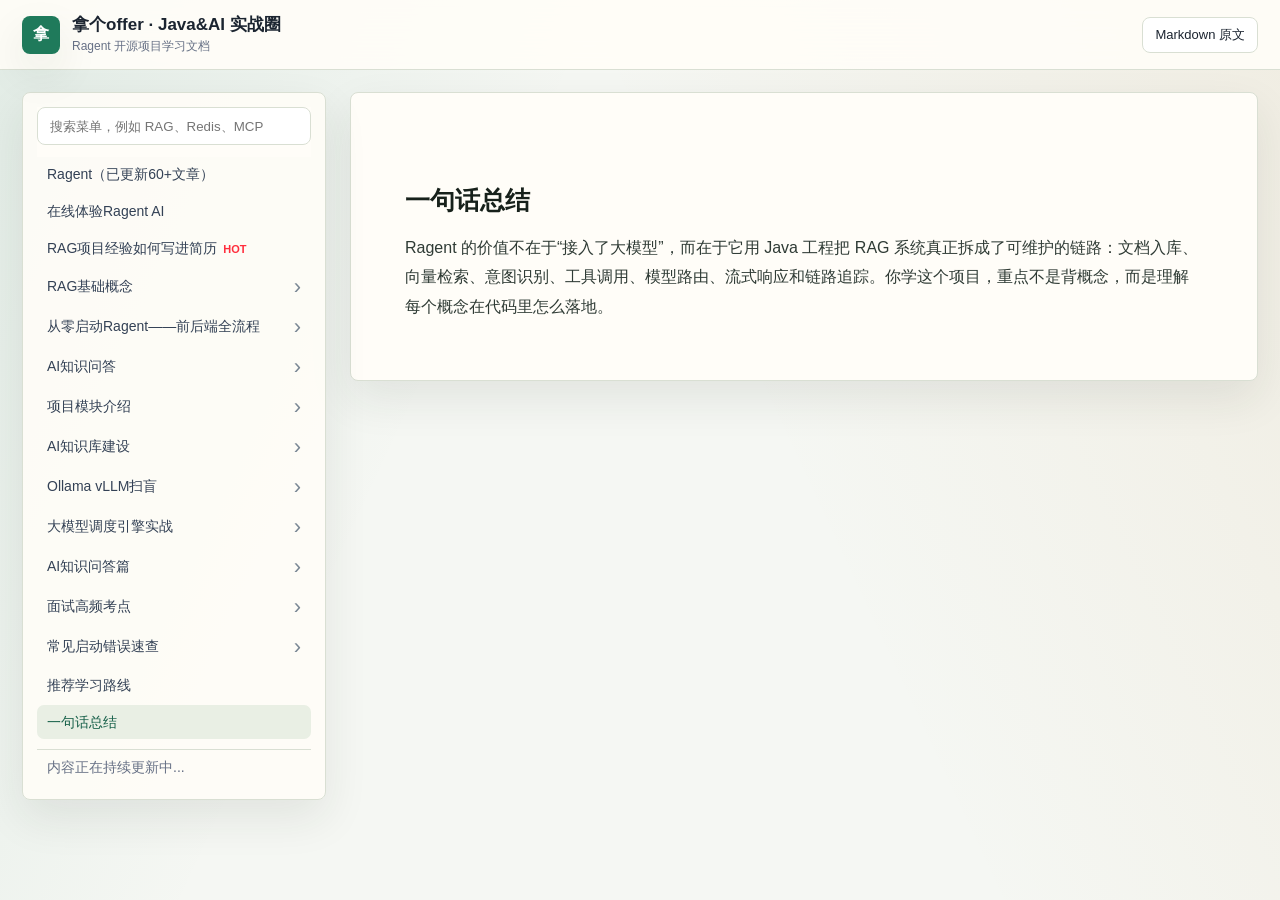
<file: summary.html>
<!doctype html>
<html lang="zh-CN">
<head>
  <meta charset="UTF-8" />
  <meta name="viewport" content="width=device-width, initial-scale=1.0" />
  <title>一句话总结</title>
  <link rel="stylesheet" href="./styles.css" />
</head>
<body data-page="summary">
  <div class="reading-progress" id="readingProgress"></div>
  <header class="topbar">
    <button class="icon-button only-mobile" id="menuToggle" aria-label="打开目录">☰</button>
    <div class="brand">
      <span class="brand-mark">拿</span>
      <div>
        <div class="brand-title">拿个offer · Java&AI 实战圈</div>
        <div class="brand-subtitle">Ragent 开源项目学习文档</div>
      </div>
    </div>
    <a class="source-link" href="../ragent/docs/ragent-open-study-guide.md">Markdown 原文</a>
  </header>
  <div class="layout">
    <aside class="sidebar" id="sidebar">
      <div class="search-box">
        <input id="searchInput" type="search" placeholder="搜索菜单，例如 RAG、Redis、MCP" />
      </div>
      <nav class="nav" id="nav">
        <a href="./index.html#a-ragent" class="menu-link depth-0" data-heading="Ragent（已更新60+文章）">Ragent（已更新60+文章）</a>
<a href="./online-demo.html#b-在线体验-ragent-ai" class="menu-link depth-0" data-heading="在线体验Ragent AI">在线体验Ragent AI</a>
<a href="./resume.html#c-rag-项目经验如何写进简历" class="menu-link depth-0" data-heading="RAG项目经验如何写进简历">RAG项目经验如何写进简历<span class="menu-badge">HOT</span></a>
<div class="menu-group depth-0">
        <button class="menu-toggle" type="button" data-target="d-rag-基础概念" data-page="rag-basics" data-heading="RAG基础概念">
          <span>RAG基础概念</span>
          <span class="chevron">›</span>
        </button>
        <div class="menu-children">
          <a href="./rag-basics.html#d1-什么是-rag-技术" class="menu-link depth-1" data-heading="什么是RAG技术?">什么是RAG技术?</a>
<div class="menu-group depth-1">
        <button class="menu-toggle" type="button" data-target="e-rag-基础概念---基础篇" data-page="rag-basics" data-heading="基础篇">
          <span>基础篇</span>
          <span class="chevron">›</span>
        </button>
        <div class="menu-children">
          <a href="./rag-basics.html#e1-什么是大模型" class="menu-link depth-2" data-heading="什么是大模型">什么是大模型</a>
<a href="./rag-basics.html#e2-ragent-中大模型承担哪些任务" class="menu-link depth-2" data-heading="如何调用大模型">如何调用大模型</a>
<a href="./rag-basics.html#e3-如何调用大模型" class="menu-link depth-2" data-heading="如何写好Prompt工程">如何写好Prompt工程</a>
        </div>
      </div>
<div class="menu-group depth-1">
        <button class="menu-toggle" type="button" data-target="f-rag-基础概念---数据篇" data-page="rag-basics" data-heading="数据篇">
          <span>数据篇</span>
          <span class="chevron">›</span>
        </button>
        <div class="menu-children">
          <a href="./rag-basics.html#f1-用-apache-tika-解析文档" class="menu-link depth-2" data-heading="为什么需要文档解析">为什么需要文档解析</a>
<a href="./rag-basics.html#f2-为什么需要-tika" class="menu-link depth-2" data-heading="文档解析都有哪些坑">文档解析都有哪些坑</a>
<a href="./rag-basics.html#f3-ragent-文档解析流程" class="menu-link depth-2" data-heading="Ragent中如何解析文档">Ragent中如何解析文档</a>
<a href="./rag-basics.html#f4-数据分块-chunk-策略与实践" class="menu-link depth-2" data-heading="数据分块是什么">数据分块是什么</a>
<a href="./rag-basics.html#85-文档分块" class="menu-link depth-2" data-heading="固定长度分块">固定长度分块</a>
<a href="./rag-basics.html#85-文档分块" class="menu-link depth-2" data-heading="结构感知分块">结构感知分块</a>
        </div>
      </div>
<div class="menu-group depth-1">
        <button class="menu-toggle" type="button" data-target="g-rag-基础概念---向量篇" data-page="rag-basics" data-heading="向量篇">
          <span>向量篇</span>
          <span class="chevron">›</span>
        </button>
        <div class="menu-children">
          <a href="./rag-basics.html#g1-从文本到向量理解-embedding" class="menu-link depth-2" data-heading="什么是Embedding">什么是Embedding</a>
<a href="./rag-basics.html#g2-为什么不用普通-sql-like" class="menu-link depth-2" data-heading="什么是向量数据库">什么是向量数据库</a>
<a href="./rag-basics.html#44-向量篇" class="menu-link depth-2" data-heading="pgvector向量存储">pgvector向量存储</a>
<a href="./rag-basics.html#44-向量篇" class="menu-link depth-2" data-heading="Milvus向量存储">Milvus向量存储</a>
<a href="./rag-basics.html#44-向量篇" class="menu-link depth-2" data-heading="HNSW索引与相似度">HNSW索引与相似度</a>
        </div>
      </div>
<div class="menu-group depth-1">
        <button class="menu-toggle" type="button" data-target="h-rag-基础概念---应用篇" data-page="rag-basics" data-heading="应用篇">
          <span>应用篇</span>
          <span class="chevron">›</span>
        </button>
        <div class="menu-children">
          <a href="./rag-basics.html#81-知识库对象" class="menu-link depth-2" data-heading="知识库管理">知识库管理</a>
<a href="./rag-basics.html#82-文档上传" class="menu-link depth-2" data-heading="文档管理">文档管理</a>
<a href="./rag-basics.html#112-为什么要意图树" class="menu-link depth-2" data-heading="意图树管理">意图树管理</a>
<a href="./rag-basics.html#114-为什么要-trace" class="menu-link depth-2" data-heading="Trace链路追踪">Trace链路追踪</a>
        </div>
      </div>
<div class="menu-group depth-1">
        <button class="menu-toggle" type="button" data-target="i-rag-基础概念---mcp-篇" data-page="rag-basics" data-heading="MCP篇">
          <span>MCP篇</span>
          <span class="chevron">›</span>
        </button>
        <div class="menu-children">
          <a href="./rag-basics.html#46-mcp-篇" class="menu-link depth-2" data-heading="MCP是什么">MCP是什么</a>
<a href="./rag-basics.html#o4-mcp-server" class="menu-link depth-2" data-heading="MCP Server">MCP Server</a>
<a href="./rag-basics.html#46-mcp-篇" class="menu-link depth-2" data-heading="tools/list与tools/call">tools/list与tools/call</a>
<a href="./rag-basics.html#46-mcp-篇" class="menu-link depth-2" data-heading="Ragent如何调用MCP">Ragent如何调用MCP</a>
        </div>
      </div>
<div class="menu-group depth-1">
        <button class="menu-toggle" type="button" data-target="j-rag-基础概念---对话增强篇" data-page="rag-basics" data-heading="对话增强篇">
          <span>对话增强篇</span>
          <span class="chevron">›</span>
        </button>
        <div class="menu-children">
          <a href="./rag-basics.html#61-会话记忆" class="menu-link depth-2" data-heading="会话记忆">会话记忆</a>
<a href="./rag-basics.html#62-问题改写" class="menu-link depth-2" data-heading="问题改写">问题改写</a>
<a href="./rag-basics.html#47-对话增强篇" class="menu-link depth-2" data-heading="多问题拆分">多问题拆分</a>
<a href="./rag-basics.html#47-对话增强篇" class="menu-link depth-2" data-heading="意图澄清">意图澄清</a>
        </div>
      </div>
<div class="menu-group depth-1">
        <button class="menu-toggle" type="button" data-target="48-数据传输协议" data-page="rag-basics" data-heading="数据传输协议">
          <span>数据传输协议</span>
          <span class="chevron">›</span>
        </button>
        <div class="menu-children">
          <a href="./rag-basics.html#48-数据传输协议" class="menu-link depth-2" data-heading="SSE协议与流式响应">SSE协议与流式响应</a>
<a href="./rag-basics.html#48-数据传输协议" class="menu-link depth-2" data-heading="SpringBoot SSE服务端实战">SpringBoot SSE服务端实战</a>
        </div>
      </div>
<div class="menu-group depth-1">
        <button class="menu-toggle" type="button" data-target="ragent-开源项目平替学习文档" data-page="rag-basics" data-heading="模型检索生成评估与优化">
          <span>模型检索生成评估与优化</span>
          <span class="chevron">›</span>
        </button>
        <div class="menu-children">
          <a href="./rag-basics.html#ragent-开源项目平替学习文档" class="menu-link depth-2" data-heading="检索效果怎么判断">检索效果怎么判断</a>
<a href="./rag-basics.html#ragent-开源项目平替学习文档" class="menu-link depth-2" data-heading="召回率与准确率">召回率与准确率</a>
<a href="./rag-basics.html#123-为什么要-rerank" class="menu-link depth-2" data-heading="Rerank优化">Rerank优化</a>
<a href="./rag-basics.html#114-为什么要-trace" class="menu-link depth-2" data-heading="Trace辅助调优">Trace辅助调优</a>
        </div>
      </div>
        </div>
      </div>
<div class="menu-group depth-0">
        <button class="menu-toggle" type="button" data-target="m-从零启动-ragent-前后端全流程" data-page="getting-started" data-heading="从零启动Ragent——前后端全流程">
          <span>从零启动Ragent——前后端全流程</span>
          <span class="chevron">›</span>
        </button>
        <div class="menu-children">
          <div class="menu-group depth-1">
        <button class="menu-toggle" type="button" data-target="m1-中间件初始化" data-page="getting-started" data-heading="中间件初始化">
          <span>中间件初始化</span>
          <span class="chevron">›</span>
        </button>
        <div class="menu-children">
          <a href="./getting-started.html#m2-本地开发环境搭建" class="menu-link depth-2" data-heading="本地开发环境搭建">本地开发环境搭建</a>
<a href="./getting-started.html#m3-docker-中间件部署" class="menu-link depth-2" data-heading="Docker中间件部署">Docker中间件部署</a>
<a href="./getting-started.html#m4-postgresql-数据库初始化" class="menu-link depth-2" data-heading="PostgreSQL数据库初始化">PostgreSQL数据库初始化</a>
        </div>
      </div>
        </div>
      </div>
<div class="menu-group depth-0">
        <button class="menu-toggle" type="button" data-target="n-ai-知识问答" data-page="ai-qa" data-heading="AI知识问答">
          <span>AI知识问答</span>
          <span class="chevron">›</span>
        </button>
        <div class="menu-children">
          <a href="./ai-qa.html#n1-用户提问后发生了什么" class="menu-link depth-1" data-heading="会话记忆">会话记忆</a>
<a href="./ai-qa.html#n2-streamchatpipeline-逐行理解" class="menu-link depth-1" data-heading="问题改写">问题改写</a>
<a href="./ai-qa.html#n3-问答链路中的关键设计" class="menu-link depth-1" data-heading="意图识别">意图识别</a>
<a href="./ai-qa.html#64-多通道检索" class="menu-link depth-1" data-heading="多通道检索">多通道检索</a>
<a href="./ai-qa.html#65-prompt-构建" class="menu-link depth-1" data-heading="Prompt构建">Prompt构建</a>
<a href="./ai-qa.html#66-流式输出" class="menu-link depth-1" data-heading="流式输出">流式输出</a>
        </div>
      </div>
<div class="menu-group depth-0">
        <button class="menu-toggle" type="button" data-target="o-项目模块介绍" data-page="modules" data-heading="项目模块介绍">
          <span>项目模块介绍</span>
          <span class="chevron">›</span>
        </button>
        <div class="menu-children">
          <a href="./modules.html#71-bootstrap" class="menu-link depth-1" data-heading="bootstrap业务入口">bootstrap业务入口</a>
<a href="./modules.html#72-framework" class="menu-link depth-1" data-heading="framework通用能力">framework通用能力</a>
<a href="./modules.html#73-infra-ai" class="menu-link depth-1" data-heading="infra-ai模型基础设施">infra-ai模型基础设施</a>
<a href="./modules.html#74-mcp-server" class="menu-link depth-1" data-heading="mcp-server工具服务">mcp-server工具服务</a>
<a href="./modules.html#75-frontend" class="menu-link depth-1" data-heading="frontend前端模块">frontend前端模块</a>
        </div>
      </div>
<div class="menu-group depth-0">
        <button class="menu-toggle" type="button" data-target="p-ai-知识库建设" data-page="knowledge-base" data-heading="AI知识库建设">
          <span>AI知识库建设</span>
          <span class="chevron">›</span>
        </button>
        <div class="menu-children">
          <a href="./knowledge-base.html#p1-知识库建设主流程" class="menu-link depth-1" data-heading="知识库对象">知识库对象</a>
<a href="./knowledge-base.html#p2-关键接口" class="menu-link depth-1" data-heading="文档上传">文档上传</a>
<a href="./knowledge-base.html#p3-普通分块模式" class="menu-link depth-1" data-heading="文件存储">文件存储</a>
<a href="./knowledge-base.html#p4-pipeline-模式" class="menu-link depth-1" data-heading="文档解析">文档解析</a>
<a href="./knowledge-base.html#85-文档分块" class="menu-link depth-1" data-heading="文档分块">文档分块</a>
<a href="./knowledge-base.html#86-向量化" class="menu-link depth-1" data-heading="向量化">向量化</a>
<a href="./knowledge-base.html#87-异步入库" class="menu-link depth-1" data-heading="异步入库">异步入库</a>
<a href="./knowledge-base.html#88-pipeline-入库" class="menu-link depth-1" data-heading="Pipeline入库">Pipeline入库</a>
        </div>
      </div>
<div class="menu-group depth-0">
        <button class="menu-toggle" type="button" data-target="q-ollama-vllm-扫盲" data-page="ollama-vllm" data-heading="Ollama vLLM扫盲">
          <span>Ollama vLLM扫盲</span>
          <span class="chevron">›</span>
        </button>
        <div class="menu-children">
          <a href="./ollama-vllm.html#q1-ollama" class="menu-link depth-1" data-heading="Ollama是什么">Ollama是什么</a>
<a href="./ollama-vllm.html#q2-vllm" class="menu-link depth-1" data-heading="vLLM是什么">vLLM是什么</a>
        </div>
      </div>
<div class="menu-group depth-0">
        <button class="menu-toggle" type="button" data-target="r-大模型调度引擎实战" data-page="model-scheduler" data-heading="大模型调度引擎实战">
          <span>大模型调度引擎实战</span>
          <span class="chevron">›</span>
        </button>
        <div class="menu-children">
          <a href="./model-scheduler.html#r1-为什么要模型调度" class="menu-link depth-1" data-heading="AI基础设施层宏观设计">AI基础设施层宏观设计</a>
<a href="./model-scheduler.html#r2-ragent-的模型调度类" class="menu-link depth-1" data-heading="多模型路由与智能选择">多模型路由与智能选择</a>
<a href="./model-scheduler.html#r3-执行逻辑" class="menu-link depth-1" data-heading="三态熔断器与故障转移">三态熔断器与故障转移</a>
<a href="./model-scheduler.html#r4-面试怎么讲" class="menu-link depth-1" data-heading="Chat同步调用与模板方法">Chat同步调用与模板方法</a>
<a href="./model-scheduler.html#ragent-开源项目平替学习文档" class="menu-link depth-1" data-heading="SSE流式解析与异步执行">SSE流式解析与异步执行</a>
<a href="./model-scheduler.html#ragent-开源项目平替学习文档" class="menu-link depth-1" data-heading="流式路由的首包探测机制">流式路由的首包探测机制</a>
<a href="./model-scheduler.html#ragent-开源项目平替学习文档" class="menu-link depth-1" data-heading="Embedding向量化客户端">Embedding向量化客户端</a>
<a href="./model-scheduler.html#ragent-开源项目平替学习文档" class="menu-link depth-1" data-heading="Rerank重排序与辅助工具">Rerank重排序与辅助工具</a>
        </div>
      </div>
<div class="menu-group depth-0">
        <button class="menu-toggle" type="button" data-target="s-ai-知识问答篇" data-page="ai-qa-advanced" data-heading="AI知识问答篇">
          <span>AI知识问答篇</span>
          <span class="chevron">›</span>
        </button>
        <div class="menu-children">
          <a href="./ai-qa-advanced.html#s1-多通道检索" class="menu-link depth-1" data-heading="一次问答从前端到后端">一次问答从前端到后端</a>
<a href="./ai-qa-advanced.html#s2-为什么要意图定向检索" class="menu-link depth-1" data-heading="为什么要意图树">为什么要意图树</a>
<a href="./ai-qa-advanced.html#s3-空检索怎么处理" class="menu-link depth-1" data-heading="为什么要查询词映射">为什么要查询词映射</a>
<a href="./ai-qa-advanced.html#114-为什么要-trace" class="menu-link depth-1" data-heading="为什么要Trace">为什么要Trace</a>
        </div>
      </div>
<div class="menu-group depth-0">
        <button class="menu-toggle" type="button" data-target="t-面试高频考点" data-page="interview" data-heading="面试高频考点">
          <span>面试高频考点</span>
          <span class="chevron">›</span>
        </button>
        <div class="menu-children">
          <a href="./interview.html#t1-rag-和微调区别" class="menu-link depth-1" data-heading="RAG和微调有什么区别">RAG和微调有什么区别</a>
<a href="./interview.html#t2-为什么要分块" class="menu-link depth-1" data-heading="为什么文档要分块">为什么文档要分块</a>
<a href="./interview.html#t3-为什么要-rerank" class="menu-link depth-1" data-heading="为什么要Rerank">为什么要Rerank</a>
<a href="./interview.html#t4-为什么要-rocketmq" class="menu-link depth-1" data-heading="为什么要多通道检索">为什么要多通道检索</a>
<a href="./interview.html#t5-为什么要-redis" class="menu-link depth-1" data-heading="为什么要MCP">为什么要MCP</a>
<a href="./interview.html#t6-为什么要-mcp" class="menu-link depth-1" data-heading="为什么要异步文档入库">为什么要异步文档入库</a>
<a href="./interview.html#t7-为什么要-trace" class="menu-link depth-1" data-heading="为什么要模型路由">为什么要模型路由</a>
<a href="./interview.html#t8-这个项目最值得讲的亮点" class="menu-link depth-1" data-heading="项目亮点怎么讲">项目亮点怎么讲</a>
        </div>
      </div>
<div class="menu-group depth-0">
        <button class="menu-toggle" type="button" data-target="13-常见启动错误速查" data-page="faq" data-heading="常见启动错误速查">
          <span>常见启动错误速查</span>
          <span class="chevron">›</span>
        </button>
        <div class="menu-children">
          <a href="./faq.html#131-docker-api-连接失败" class="menu-link depth-1" data-heading="Docker API 连接失败">Docker API 连接失败</a>
<a href="./faq.html#132-后端连不上-redis" class="menu-link depth-1" data-heading="后端连不上 Redis">后端连不上 Redis</a>
<a href="./faq.html#133-后端数据库密码错误" class="menu-link depth-1" data-heading="后端数据库密码错误">后端数据库密码错误</a>
<a href="./faq.html#134-rocketmq-dashboard-打不开" class="menu-link depth-1" data-heading="RocketMQ Dashboard 打不开">RocketMQ Dashboard 打不开</a>
<a href="./faq.html#135-前端-5173-端口冲突" class="menu-link depth-1" data-heading="前端 5173 端口冲突">前端 5173 端口冲突</a>
        </div>
      </div>
<a href="./study-path.html#14-推荐学习路线" class="menu-link depth-0" data-heading="推荐学习路线">推荐学习路线</a>
<a href="#15-一句话总结" class="menu-link depth-0" data-heading="一句话总结">一句话总结</a>
<div class="menu-muted depth-0">内容正在持续更新中...</div>
      </nav>
    </aside>
    <main class="content">
      <article class="doc" id="doc">
        <h2 id="15-一句话总结">一句话总结<a class="heading-anchor" href="#15-一句话总结" aria-label="Link to 一句话总结">#</a></h2>
<p>Ragent 的价值不在于“接入了大模型”，而在于它用 Java 工程把 RAG 系统真正拆成了可维护的链路：文档入库、向量检索、意图识别、工具调用、模型路由、流式响应和链路追踪。你学这个项目，重点不是背概念，而是理解每个概念在代码里怎么落地。</p>
      </article>
    </main>
  </div>
  <button class="back-top" id="backTop" aria-label="回到顶部">↑</button>
  <script src="./site.js"></script>
</body>
</html>
</file>
<file: styles.css>
:root {
  --bg: #f5f7f3;
  --paper: #fffdf8;
  --ink: #1b2430;
  --muted: #667085;
  --line: #d9dfd3;
  --soft: #e9efe4;
  --accent: #1f7a5b;
  --accent-strong: #155f48;
  --gold: #b7781f;
  --code-bg: #18251f;
  --code-fg: #edf7ef;
  --shadow: 0 18px 45px rgba(31, 46, 36, 0.09);
}

* {
  box-sizing: border-box;
}

html {
  scroll-behavior: smooth;
}

body {
  margin: 0;
  min-height: 100vh;
  color: var(--ink);
  background:
    linear-gradient(115deg, rgba(31, 122, 91, 0.09), transparent 36%),
    linear-gradient(245deg, rgba(183, 120, 31, 0.08), transparent 42%),
    var(--bg);
  font-family: "Microsoft YaHei", "PingFang SC", "Noto Sans CJK SC", sans-serif;
}

a {
  color: var(--accent-strong);
  text-decoration: none;
}

a:hover {
  text-decoration: underline;
}

.reading-progress {
  position: fixed;
  inset: 0 auto auto 0;
  z-index: 30;
  height: 3px;
  width: 0;
  background: linear-gradient(90deg, var(--accent), var(--gold));
}

.topbar {
  position: sticky;
  top: 0;
  z-index: 20;
  display: flex;
  align-items: center;
  gap: 16px;
  min-height: 70px;
  padding: 12px 22px;
  border-bottom: 1px solid var(--line);
  background: rgba(255, 253, 248, 0.92);
  backdrop-filter: blur(16px);
}

.brand {
  display: flex;
  align-items: center;
  gap: 12px;
  min-width: 0;
}

.brand-mark {
  display: grid;
  place-items: center;
  width: 38px;
  height: 38px;
  border-radius: 8px;
  color: white;
  background: var(--accent);
  font-weight: 800;
  box-shadow: var(--shadow);
}

.brand-title {
  font-size: 17px;
  font-weight: 800;
  line-height: 1.25;
}

.brand-subtitle {
  margin-top: 2px;
  color: var(--muted);
  font-size: 12px;
}

.source-link {
  margin-left: auto;
  padding: 8px 12px;
  border: 1px solid var(--line);
  border-radius: 8px;
  background: white;
  color: var(--ink);
  font-size: 13px;
}

.layout {
  display: grid;
  grid-template-columns: 304px minmax(0, 1fr);
  gap: 24px;
  max-width: 1280px;
  margin: 0 auto;
  padding: 22px;
}

.sidebar {
  position: sticky;
  top: 92px;
  align-self: start;
  max-height: calc(100vh - 112px);
  overflow: auto;
  border: 1px solid var(--line);
  border-radius: 8px;
  background: rgba(255, 253, 248, 0.9);
  box-shadow: var(--shadow);
}

.sidebar {
  padding: 14px;
}

.search-box {
  position: sticky;
  top: 0;
  padding-bottom: 12px;
  background: var(--paper);
}

.search-box input {
  width: 100%;
  height: 38px;
  padding: 0 12px;
  border: 1px solid var(--line);
  border-radius: 8px;
  outline: none;
  background: white;
  color: var(--ink);
}

.search-box input:focus {
  border-color: var(--accent);
  box-shadow: 0 0 0 3px rgba(31, 122, 91, 0.14);
}

.nav {
  display: flex;
  flex-direction: column;
  gap: 2px;
}

.menu-link,
.menu-toggle,
.menu-muted {
  display: block;
  width: 100%;
  border-radius: 7px;
  color: #334155;
  line-height: 1.35;
}

.menu-link,
.menu-toggle,
.menu-muted {
  padding: 8px 10px;
  font-size: 14px;
}

.menu-link {
  text-decoration: none;
}

.menu-toggle {
  display: flex;
  align-items: center;
  justify-content: space-between;
  gap: 8px;
  border: 0;
  background: transparent;
  cursor: pointer;
  text-align: left;
  font-family: inherit;
}

.menu-link.depth-1,
.menu-group.depth-1 > .menu-toggle,
.menu-muted.depth-1 {
  padding-left: 22px;
}

.menu-link.depth-2,
.menu-group.depth-2 > .menu-toggle,
.menu-muted.depth-2 {
  padding-left: 36px;
  color: var(--muted);
  font-size: 13px;
}

.menu-link.active,
.menu-toggle.active {
  background: var(--soft);
  color: var(--accent-strong);
  text-decoration: none;
}

.menu-group.open > .menu-toggle {
  color: var(--accent-strong);
  font-weight: 700;
}

.menu-children {
  display: none;
  margin: 2px 0 4px;
}

.menu-group.open > .menu-children {
  display: block;
}

.chevron {
  flex: none;
  color: #7a8794;
  font-size: 22px;
  line-height: 1;
  transform: rotate(0deg);
  transition: transform 0.16s ease;
}

.menu-group.open > .menu-toggle .chevron {
  transform: rotate(90deg);
}

.menu-badge {
  margin-left: 6px;
  color: #ff2e3d;
  font-size: 11px;
  font-weight: 800;
}

.menu-muted {
  margin-top: 8px;
  border-top: 1px solid var(--line);
  border-radius: 0;
  color: var(--muted);
}

.content {
  min-width: 0;
}

.doc {
  max-width: 920px;
  margin: 0 auto 72px;
  padding: 42px 54px;
  border: 1px solid var(--line);
  border-radius: 8px;
  background: var(--paper);
  box-shadow: var(--shadow);
}

.doc h1,
.doc h2,
.doc h3,
.doc h4 {
  position: relative;
  margin: 1.4em 0 0.65em;
  line-height: 1.25;
  color: #17211b;
  letter-spacing: 0;
  scroll-margin-top: 90px;
}

.doc h1 {
  margin-top: 0;
  padding-bottom: 18px;
  border-bottom: 1px solid var(--line);
  font-size: 34px;
}

.doc h2 {
  margin-top: 44px;
  padding-top: 6px;
  font-size: 25px;
}

.doc h3 {
  font-size: 19px;
}

.doc h4 {
  font-size: 16px;
}

.heading-anchor {
  opacity: 0;
  margin-left: 8px;
  color: var(--gold);
  font-size: 0.72em;
}

.doc h1:hover .heading-anchor,
.doc h2:hover .heading-anchor,
.doc h3:hover .heading-anchor,
.doc h4:hover .heading-anchor {
  opacity: 1;
}

.doc p,
.doc li {
  color: #2f3b35;
  font-size: 16px;
  line-height: 1.86;
}

.doc ul {
  padding-left: 1.25em;
}

.doc blockquote {
  margin: 18px 0;
  padding: 14px 18px;
  border-left: 4px solid var(--accent);
  border-radius: 0 8px 8px 0;
  background: #eef5ea;
  color: #42534a;
}

.doc code {
  padding: 2px 6px;
  border-radius: 6px;
  background: #edf2e8;
  color: #245642;
  font-family: "Cascadia Code", Consolas, monospace;
  font-size: 0.92em;
}

.doc pre {
  overflow: auto;
  margin: 18px 0;
  padding: 18px;
  border-radius: 8px;
  background: var(--code-bg);
  color: var(--code-fg);
  box-shadow: inset 0 0 0 1px rgba(255, 255, 255, 0.06);
}

.doc pre code {
  padding: 0;
  background: transparent;
  color: inherit;
  font-size: 14px;
  line-height: 1.65;
}

.table-wrap {
  overflow: auto;
  margin: 18px 0;
  border: 1px solid var(--line);
  border-radius: 8px;
}

table {
  width: 100%;
  border-collapse: collapse;
  background: white;
}

th,
td {
  padding: 11px 13px;
  border-bottom: 1px solid var(--line);
  text-align: left;
  vertical-align: top;
  line-height: 1.55;
}

th {
  background: #eef3ea;
  color: #1f2a24;
  font-weight: 800;
}

tr:last-child td {
  border-bottom: none;
}

.back-top,
.icon-button {
  border: 1px solid var(--line);
  border-radius: 8px;
  background: white;
  color: var(--ink);
  cursor: pointer;
}

.icon-button {
  width: 38px;
  height: 38px;
  font-size: 20px;
}

.back-top {
  position: fixed;
  right: 24px;
  bottom: 24px;
  display: none;
  width: 42px;
  height: 42px;
  font-size: 20px;
  box-shadow: var(--shadow);
}

.back-top.visible {
  display: block;
}

.only-mobile {
  display: none;
}

mark.search-hit {
  padding: 0 2px;
  border-radius: 3px;
  background: #ffe7a3;
}

@media (max-width: 1180px) {
  .layout {
    grid-template-columns: 280px minmax(0, 1fr);
  }
}

@media (max-width: 860px) {
  .only-mobile {
    display: inline-grid;
    place-items: center;
  }

  .source-link {
    display: none;
  }

  .layout {
    display: block;
    padding: 14px;
  }

  .sidebar {
    position: fixed;
    inset: 70px 12px 12px;
    z-index: 25;
    display: none;
    max-height: none;
  }

  .sidebar.open {
    display: block;
  }

  .doc {
    padding: 28px 20px;
  }

  .doc h1 {
    font-size: 26px;
  }

  .doc h2 {
    font-size: 22px;
  }
}
</file>
